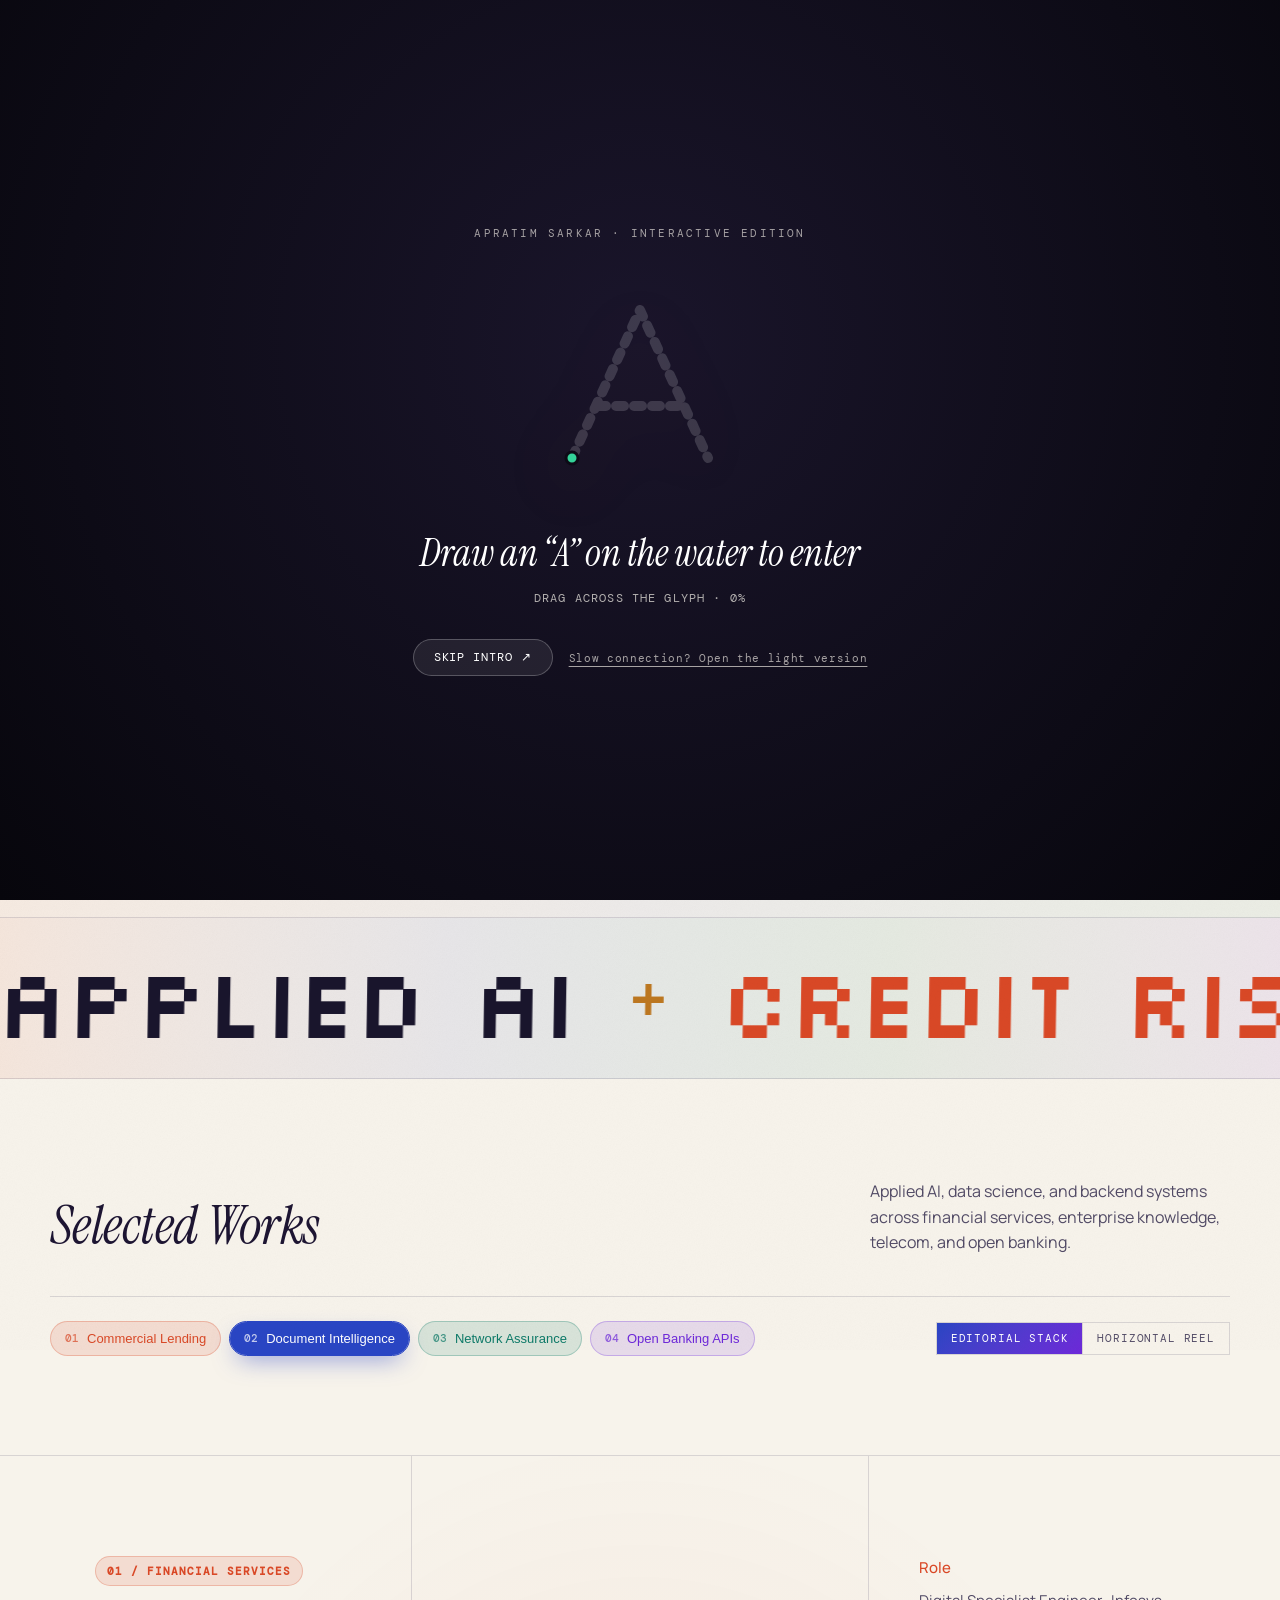
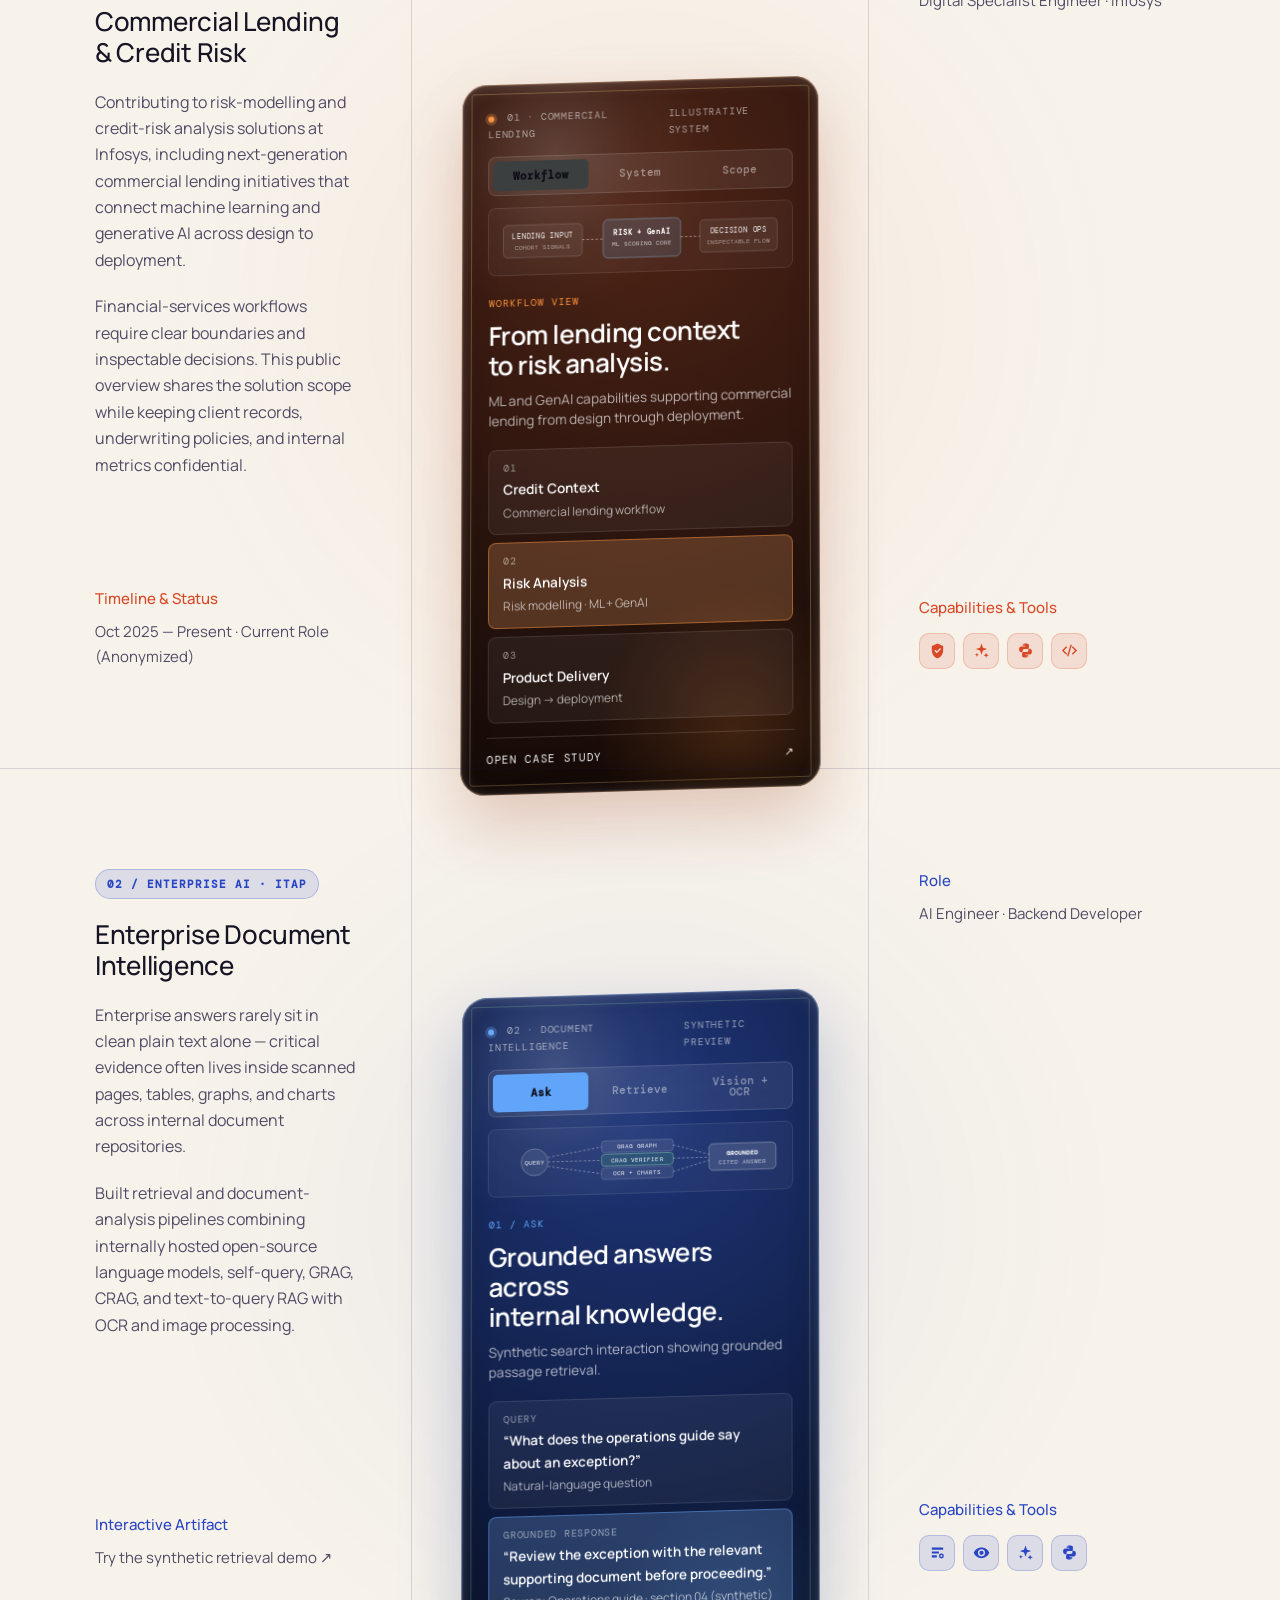
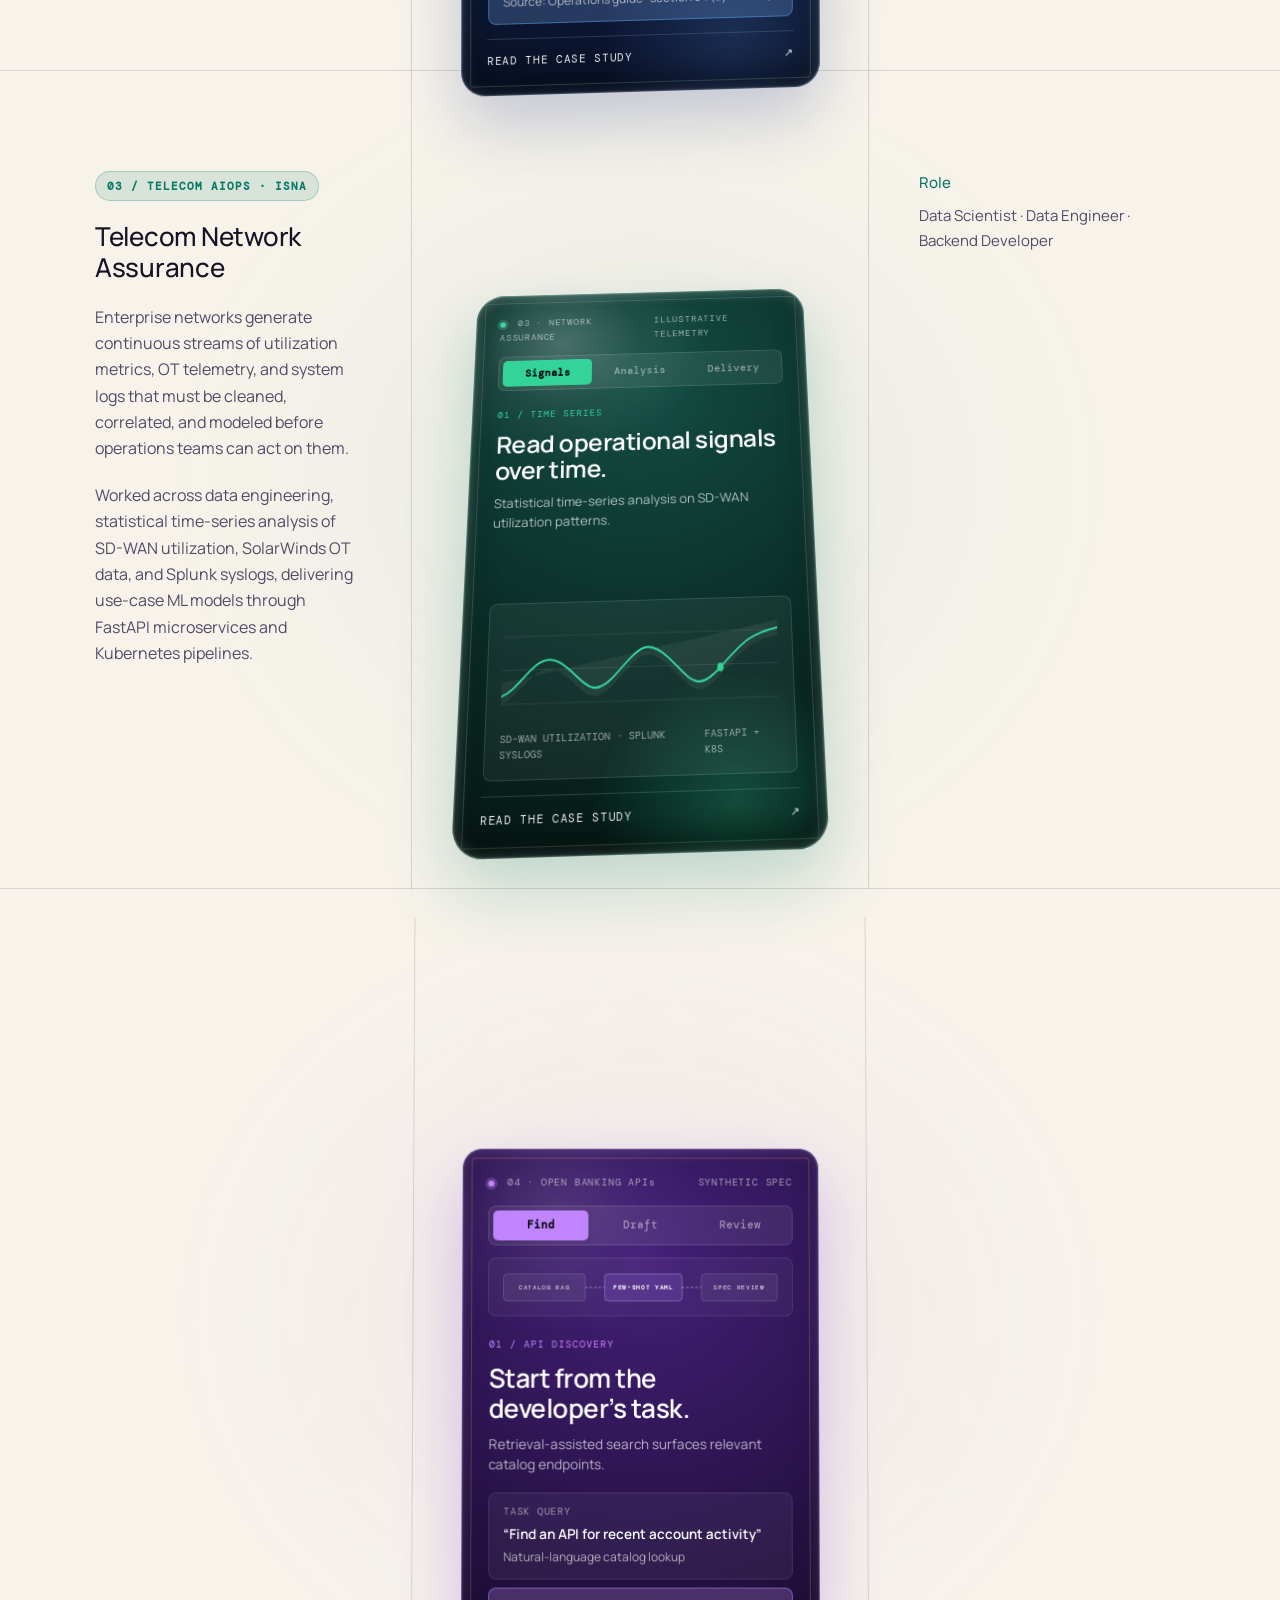
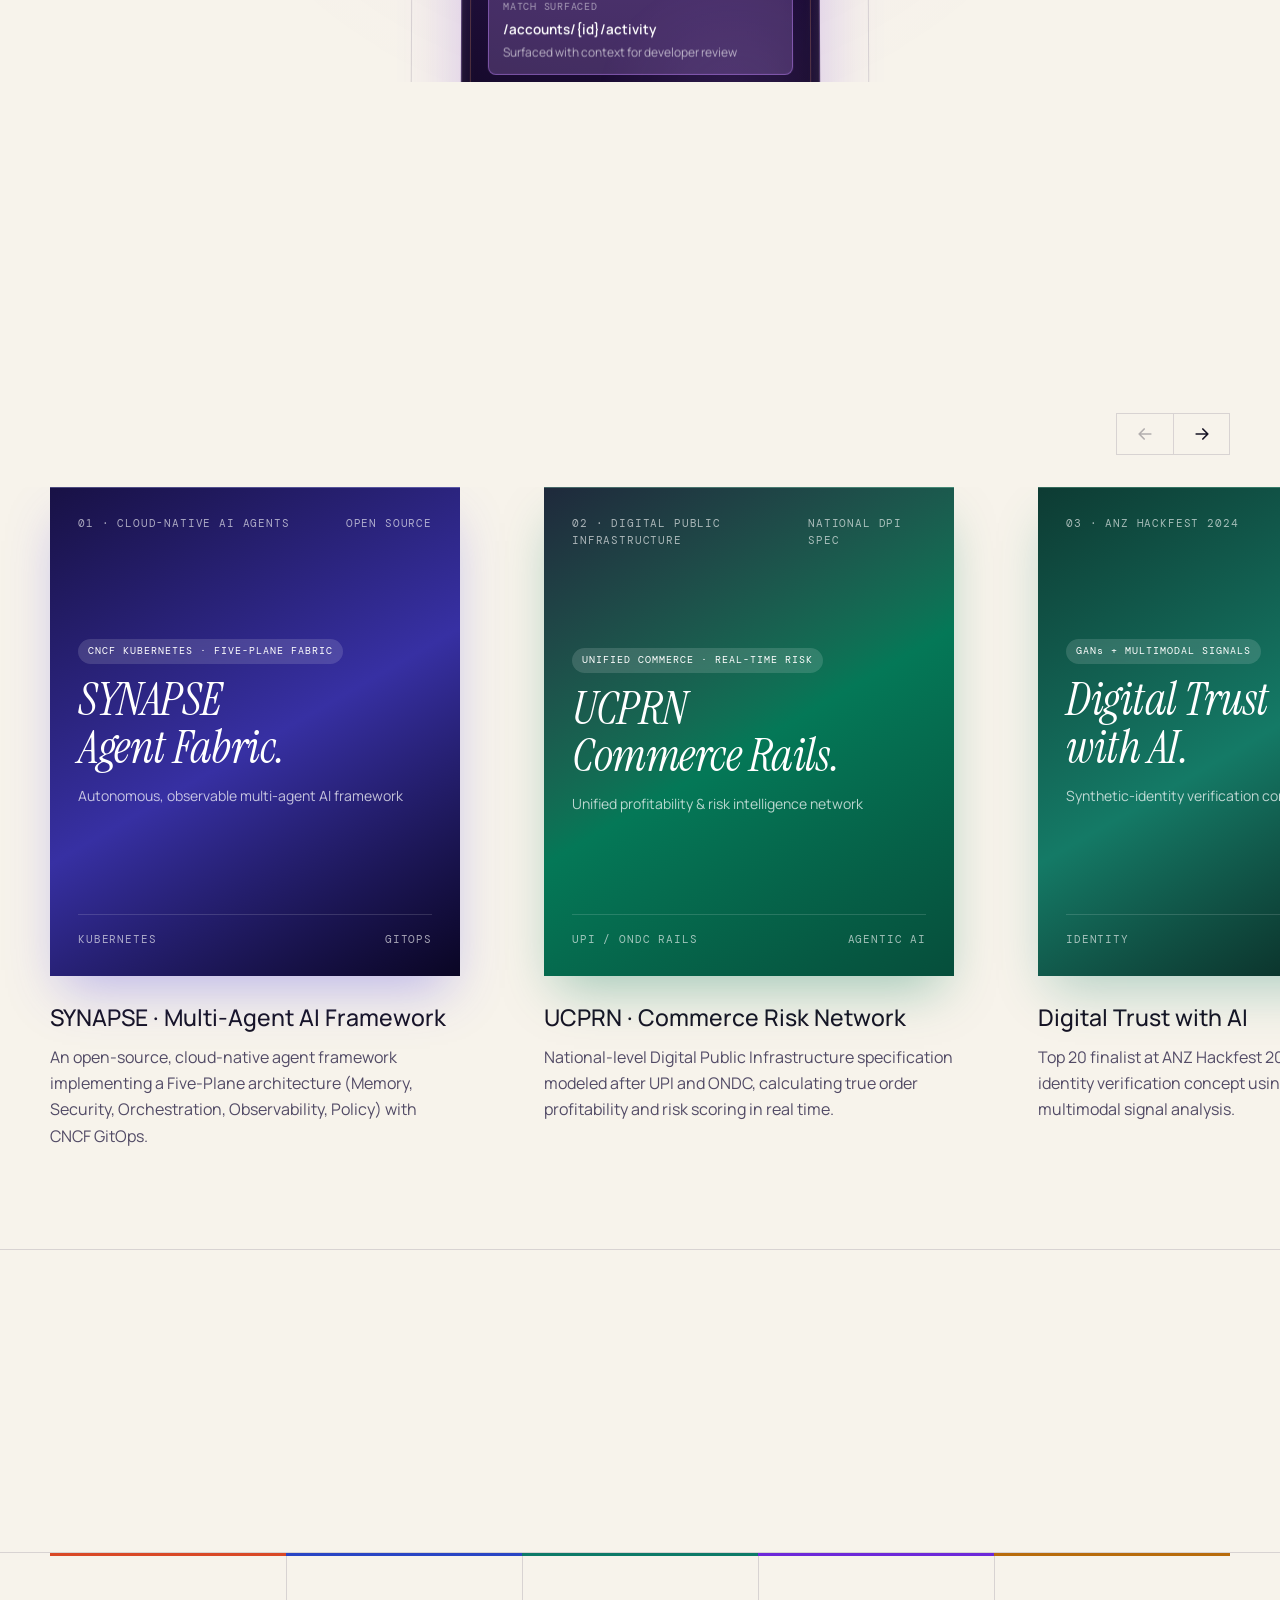
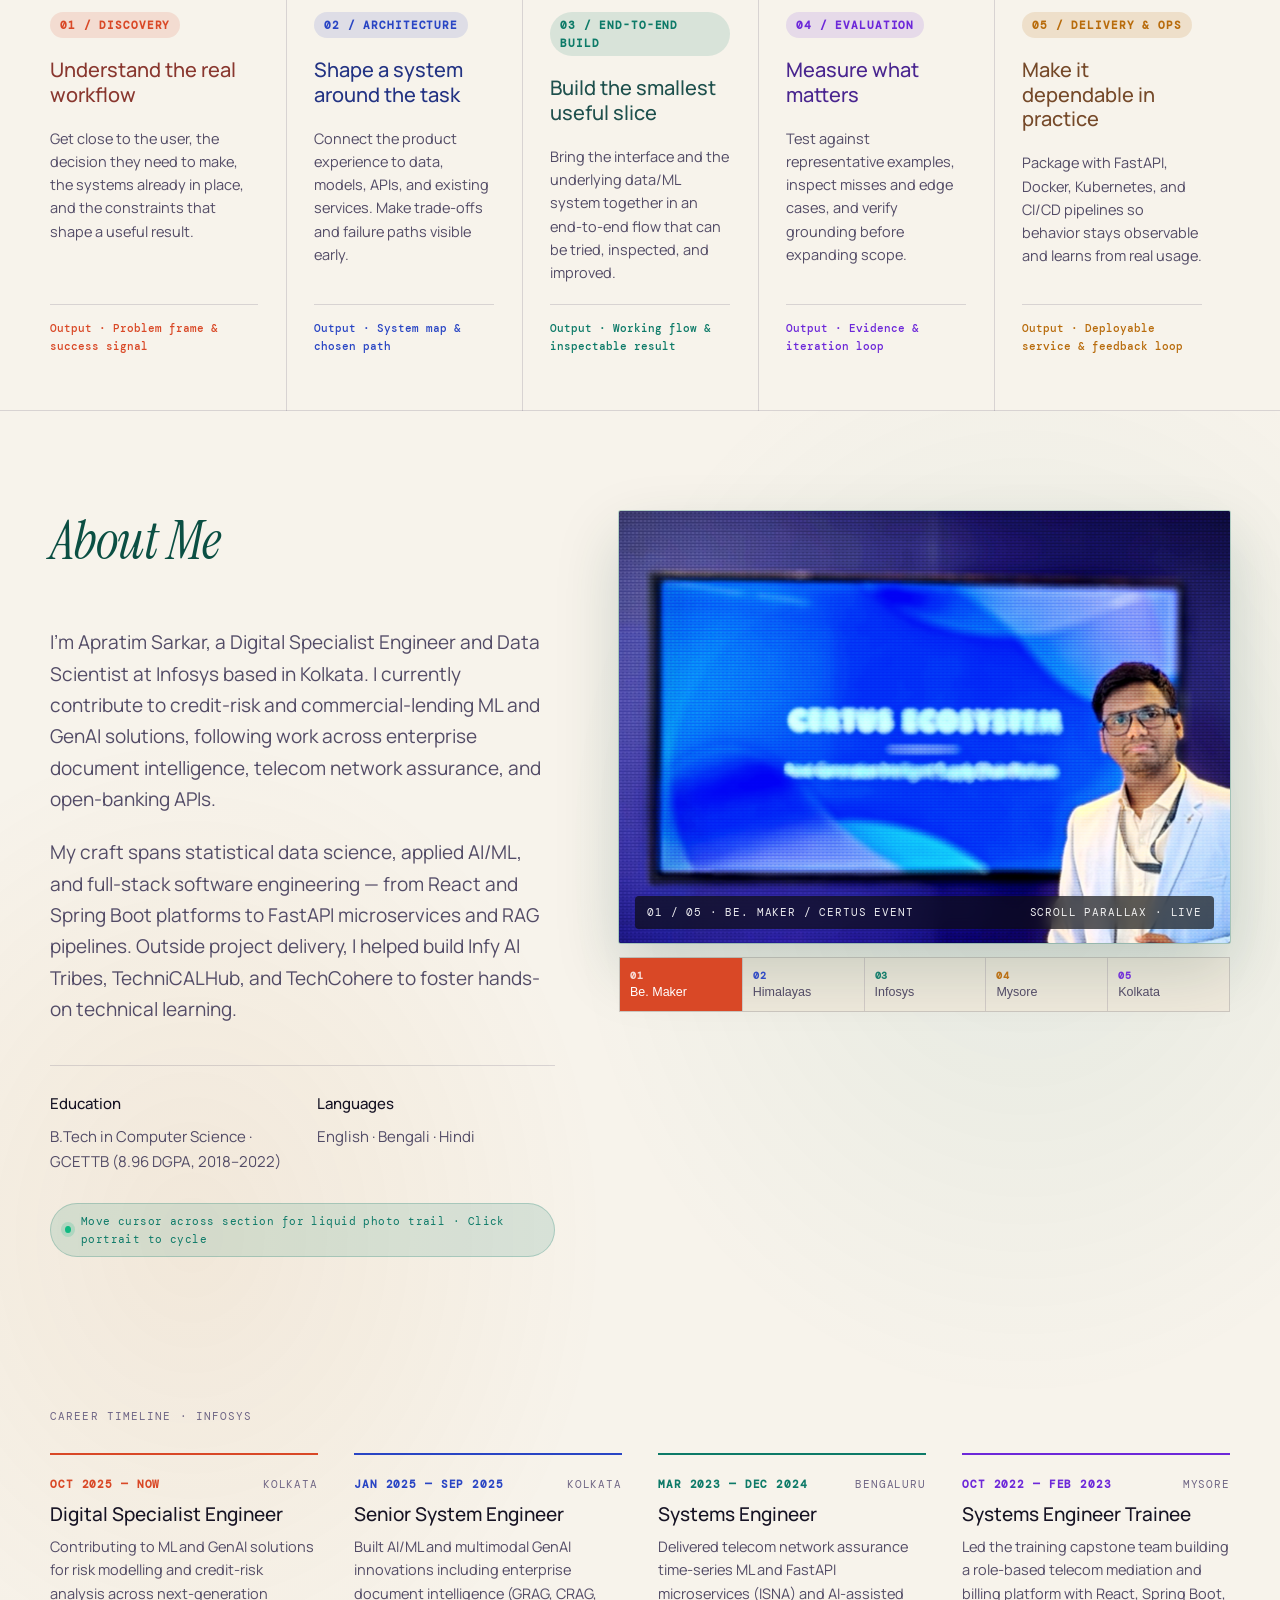
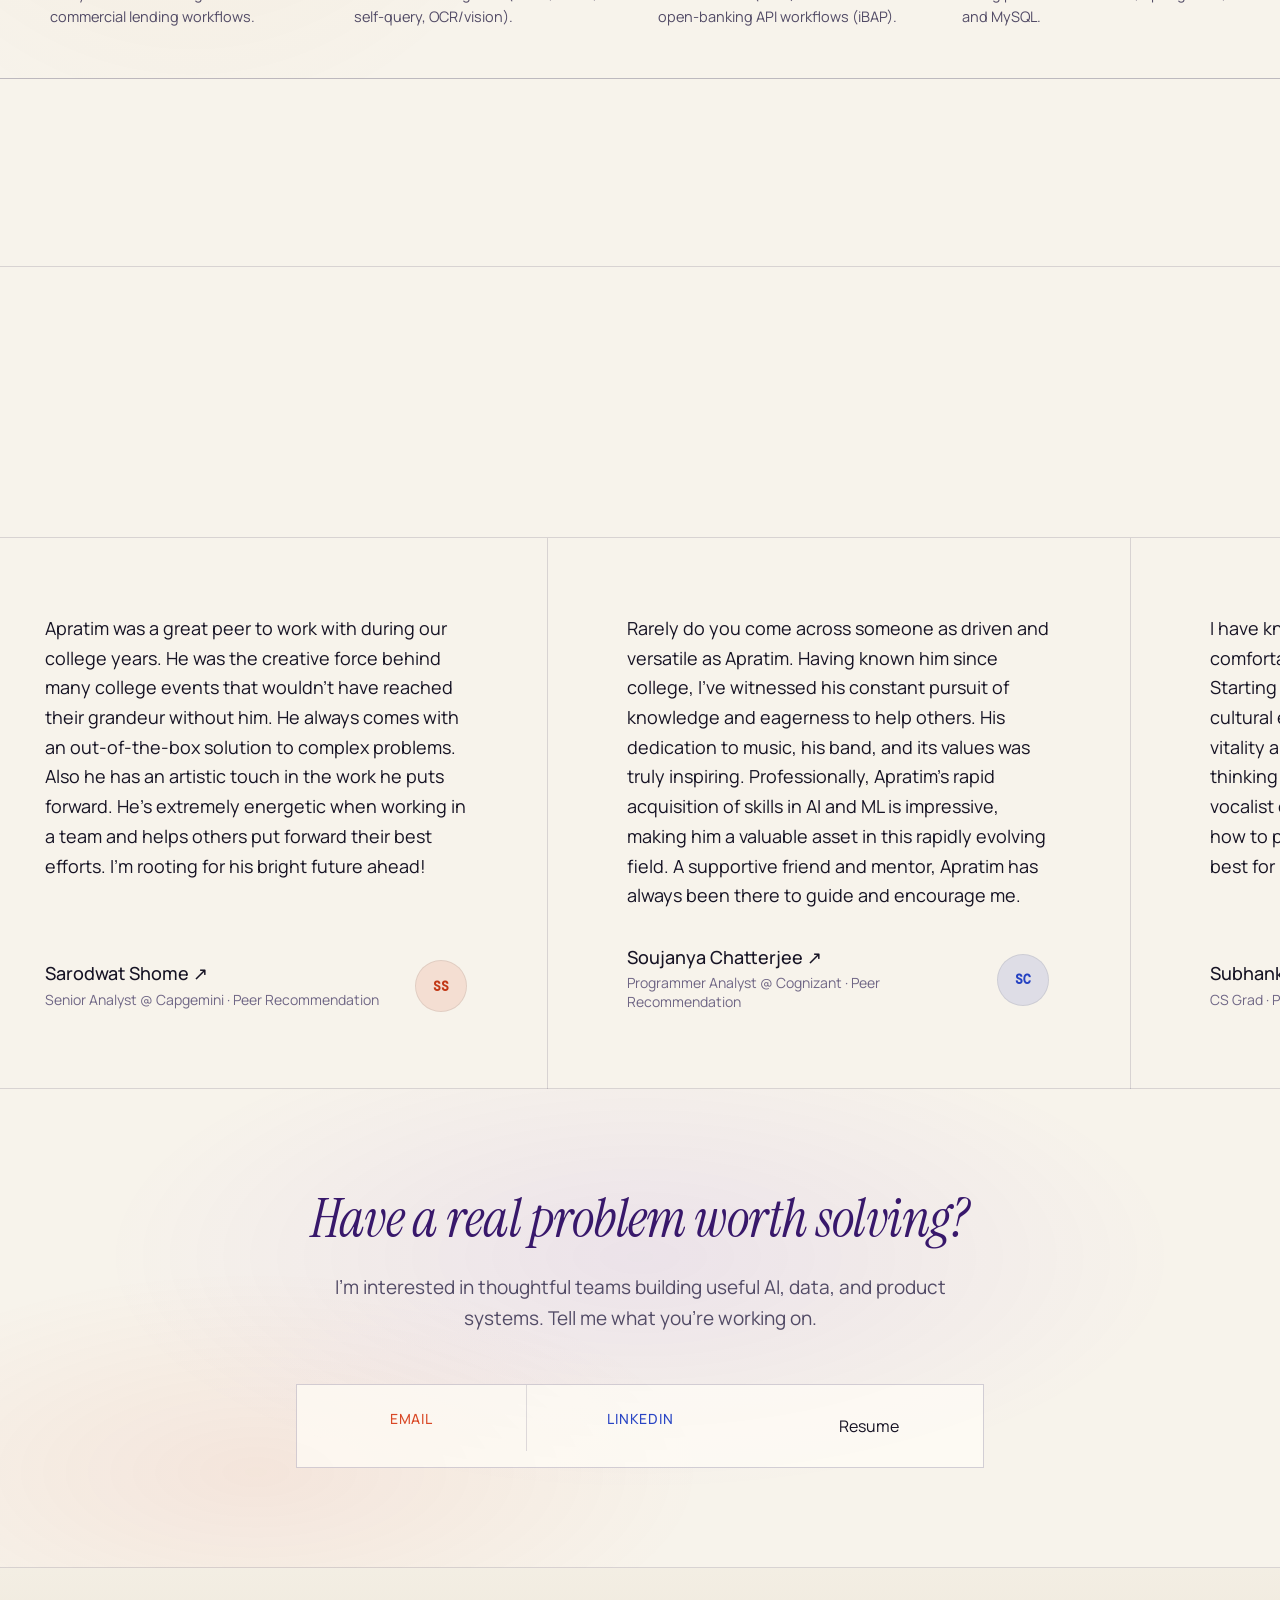
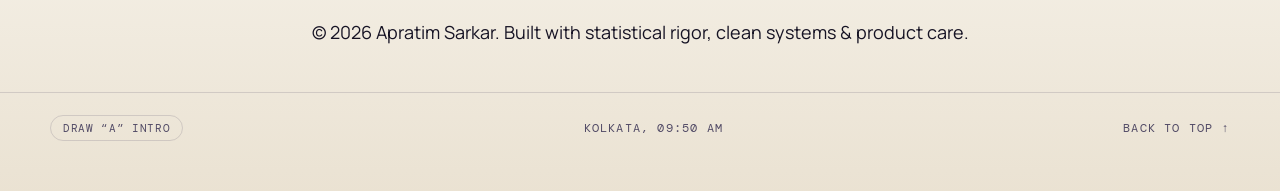
<file: index.html>
<!doctype html>
<html lang="en" class="js">
  <head>
    <meta charset="utf-8">
    <meta name="viewport" content="width=device-width, initial-scale=1">
    <meta name="theme-color" content="#ffffff">
    <link rel="icon" href="data:image/svg+xml,%3Csvg xmlns='http://www.w3.org/2000/svg' viewBox='0 0 64 64'%3E%3Crect width='64' height='64' rx='14' fill='%23000000'/%3E%3Ctext x='50%25' y='54%25' dominant-baseline='middle' text-anchor='middle' font-family='monospace' font-weight='700' font-size='34' fill='white'%3EAS%3C/text%3E%3C/svg%3E">
    <meta
      name="description"
      content="Apratim Sarkar is a Product-Minded Engineer and Data Scientist at Infosys, building applied AI, credit-risk, and data systems across financial services, telecom, and enterprise workflows."
    >
    <meta property="og:type" content="website">
    <meta property="og:title" content="Apratim Sarkar — Product-Minded Engineer &amp; Data Scientist">
    <meta property="og:description" content="Applied AI, credit-risk modelling, data science, and software delivery across finance, telecom, and enterprise workflows.">
    <title>Apratim Sarkar — Product-Minded Engineer &amp; Data Scientist</title>
    <link rel="preconnect" href="https://fonts.googleapis.com">
    <link rel="preconnect" href="https://fonts.gstatic.com" crossorigin>
    <link
      href="https://fonts.googleapis.com/css2?family=DM+Mono:wght@400;500&amp;family=Instrument+Serif:ital@0;1&amp;family=Manrope:wght@400;500;600;700&amp;family=Silkscreen:wght@400;700&amp;display=swap"
      rel="stylesheet"
    >
    <link rel="stylesheet" href="styles.css?v=jrp-editorial-2026-10-28h">
    <script src="script.js?v=jrp-editorial-2026-10-28h" defer></script>
  </head>
  <body class="jrp-landing">
    <a class="skip-link" href="#main">Skip to content</a>

    <!-- Shared SVG symbols & liquid displacement filters -->
    <svg class="jrp-svg-defs" width="0" height="0" aria-hidden="true">
      <defs>
        <filter id="jrp-goo">
          <feGaussianBlur in="SourceGraphic" stdDeviation="5" result="blur" />
          <feColorMatrix in="blur" mode="matrix" values="1 0 0 0 0  0 1 0 0 0  0 0 1 0 0  0 0 0 20 -9" result="goo" />
          <feComposite in="SourceGraphic" in2="goo" operator="atop" />
        </filter>
        <filter id="sound-goo" x="-30%" y="-30%" width="160%" height="180%" color-interpolation-filters="sRGB">
          <feGaussianBlur in="SourceGraphic" stdDeviation="6" result="blur" />
          <feColorMatrix in="blur" mode="matrix" values="1 0 0 0 0  0 1 0 0 0  0 0 1 0 0  0 0 0 22 -10" result="goo" />
          <feComposite in="SourceGraphic" in2="goo" operator="atop" />
        </filter>
        <filter id="liquid-melt" x="-15%" y="-30%" width="130%" height="160%">
          <feTurbulence id="liquid-melt-turb" type="fractalNoise" baseFrequency="0.015 0.04" numOctaves="2" seed="7" result="noise" />
          <feDisplacementMap id="liquid-melt-disp" in="SourceGraphic" in2="noise" scale="0" xChannelSelector="R" yChannelSelector="G" />
        </filter>
        <filter id="trail-liquid-0" x="-20%" y="-20%" width="140%" height="140%">
          <feTurbulence type="fractalNoise" baseFrequency="0.018 0.024" numOctaves="2" seed="2" result="n" />
          <feDisplacementMap in="SourceGraphic" in2="n" scale="0" xChannelSelector="R" yChannelSelector="G" />
        </filter>
        <filter id="trail-liquid-1" x="-20%" y="-20%" width="140%" height="140%">
          <feTurbulence type="fractalNoise" baseFrequency="0.018 0.024" numOctaves="2" seed="5" result="n" />
          <feDisplacementMap in="SourceGraphic" in2="n" scale="0" xChannelSelector="R" yChannelSelector="G" />
        </filter>
        <filter id="trail-liquid-2" x="-20%" y="-20%" width="140%" height="140%">
          <feTurbulence type="fractalNoise" baseFrequency="0.018 0.024" numOctaves="2" seed="9" result="n" />
          <feDisplacementMap in="SourceGraphic" in2="n" scale="0" xChannelSelector="R" yChannelSelector="G" />
        </filter>
        <filter id="trail-liquid-3" x="-20%" y="-20%" width="140%" height="140%">
          <feTurbulence type="fractalNoise" baseFrequency="0.018 0.024" numOctaves="2" seed="14" result="n" />
          <feDisplacementMap in="SourceGraphic" in2="n" scale="0" xChannelSelector="R" yChannelSelector="G" />
        </filter>
        <filter id="trail-liquid-4" x="-20%" y="-20%" width="140%" height="140%">
          <feTurbulence type="fractalNoise" baseFrequency="0.018 0.024" numOctaves="2" seed="19" result="n" />
          <feDisplacementMap in="SourceGraphic" in2="n" scale="0" xChannelSelector="R" yChannelSelector="G" />
        </filter>
        <filter id="trail-liquid-5" x="-20%" y="-20%" width="140%" height="140%">
          <feTurbulence type="fractalNoise" baseFrequency="0.018 0.024" numOctaves="2" seed="23" result="n" />
          <feDisplacementMap in="SourceGraphic" in2="n" scale="0" xChannelSelector="R" yChannelSelector="G" />
        </filter>
        <filter id="liquid-tip-goo" x="-30%" y="-30%" width="160%" height="180%" color-interpolation-filters="sRGB">
          <feGaussianBlur in="SourceGraphic" stdDeviation="4" result="blur" />
          <feColorMatrix in="blur" mode="matrix" values="1 0 0 0 0  0 1 0 0 0  0 0 1 0 0  0 0 0 22 -10" result="goo" />
          <feComposite in="SourceGraphic" in2="goo" operator="atop" />
        </filter>
        <filter id="work-liquid-0" x="-12%" y="-12%" width="124%" height="124%">
          <feTurbulence type="fractalNoise" baseFrequency="0.014 0.02" numOctaves="2" seed="11" result="n" />
          <feDisplacementMap in="SourceGraphic" in2="n" scale="0" xChannelSelector="R" yChannelSelector="G" />
        </filter>
        <filter id="work-liquid-1" x="-12%" y="-12%" width="124%" height="124%">
          <feTurbulence type="fractalNoise" baseFrequency="0.014 0.02" numOctaves="2" seed="17" result="n" />
          <feDisplacementMap in="SourceGraphic" in2="n" scale="0" xChannelSelector="R" yChannelSelector="G" />
        </filter>
        <filter id="work-liquid-2" x="-12%" y="-12%" width="124%" height="124%">
          <feTurbulence type="fractalNoise" baseFrequency="0.014 0.02" numOctaves="2" seed="29" result="n" />
          <feDisplacementMap in="SourceGraphic" in2="n" scale="0" xChannelSelector="R" yChannelSelector="G" />
        </filter>
        <filter id="work-liquid-3" x="-12%" y="-12%" width="124%" height="124%">
          <feTurbulence type="fractalNoise" baseFrequency="0.014 0.02" numOctaves="2" seed="37" result="n" />
          <feDisplacementMap in="SourceGraphic" in2="n" scale="0" xChannelSelector="R" yChannelSelector="G" />
        </filter>
        <symbol id="icon-python" viewBox="0 0 24 24">
          <path d="M12 2c-4.2 0-3.9 1.8-3.9 1.8v2h4v.7H6.5S3 6.1 3 10.4s3.1 4.1 3.1 4.1h1.8v-2.1s-.1-2.5 2.4-2.5h4.2s2.3 0 2.3-2.2V4.1S17.2 2 12 2zm-2.2 1.3a.8.8 0 1 1 0 1.6.8.8 0 0 1 0-1.6zM12 22c4.2 0 3.9-1.8 3.9-1.8v-2h-4v-.7h5.6s3.5.4 3.5-3.9-3.1-4.1-3.1-4.1h-1.8v2.1s.1 2.5-2.4 2.5H9.5s-2.3 0-2.3 2.2v3.6S6.8 22 12 22zm2.2-1.3a.8.8 0 1 1 0-1.6.8.8 0 0 1 0 1.6z"/>
        </symbol>
        <symbol id="icon-ai" viewBox="0 0 24 24">
          <path d="M12 2l2.1 6.1L20 10l-5.9 1.9L12 18l-2.1-6.1L4 10l5.9-1.9L12 2zm6.5 13l1 2.8 2.8 1-2.8 1-1 2.8-1-2.8-2.8-1 2.8-1 1-2.8zM5.5 15l.8 2.2 2.2.8-2.2.8-.8 2.2-.8-2.2-2.2-.8 2.2-.8.8-2.2z"/>
        </symbol>
        <symbol id="icon-rag" viewBox="0 0 24 24">
          <path d="M4 5h16v3H4V5zm0 5.5h10v3H4v-3zM4 16h7v3H4v-3zm13.5-2.5a3.5 3.5 0 1 0 0 7 3.5 3.5 0 0 0 0-7zm0 2a1.5 1.5 0 1 1 0 3 1.5 1.5 0 0 1 0-3z"/>
        </symbol>
        <symbol id="icon-risk" viewBox="0 0 24 24">
          <path d="M12 2L4 5.6v6c0 5.3 3.4 10.2 8 11.4 4.6-1.2 8-6.1 8-11.4v-6L12 2zm-1 14l-3.5-3.5 1.4-1.4 2.1 2.1 4.6-4.6 1.4 1.4L11 16z"/>
        </symbol>
        <symbol id="icon-api" viewBox="0 0 24 24">
          <path d="M8.7 16.6L4.1 12l4.6-4.6L7.3 6l-6 6 6 6 1.4-1.4zm6.6 0l4.6-4.6-4.6-4.6L16.7 6l6 6-6 6-1.4-1.4zM13.4 4l-4.8 16h2l4.8-16h-2z"/>
        </symbol>
        <symbol id="icon-data" viewBox="0 0 24 24">
          <path d="M3 17h2v4H3v-4zm4-5h2v9H7v-9zm4-4h2v13h-2V8zm4 3h2v10h-2V11zm4-7h2v17h-2V4z"/>
        </symbol>
        <symbol id="icon-cloud" viewBox="0 0 24 24">
          <path d="M12 2L3 7v10l9 5 9-5V7l-9-5zm0 2.3l6.8 3.8L12 11.9 5.2 8.1 12 4.3zM5 9.8l6 3.4v6.5l-6-3.3V9.8zm8 9.9v-6.5l6-3.4v6.6l-6 3.3z"/>
        </symbol>
        <symbol id="icon-vision" viewBox="0 0 24 24">
          <path d="M12 5c-5 0-9.3 3.1-11 7.5C2.7 16.9 7 20 12 20s9.3-3.1 11-7.5C21.3 8.1 17 5 12 5zm0 12.5a5 5 0 1 1 0-10 5 5 0 0 1 0 10zm0-8a3 3 0 1 0 0 6 3 3 0 0 0 0-6z"/>
        </symbol>
      </defs>
    </svg>

    <!-- Subtle monochrome film grain -->
    <div class="grain" aria-hidden="true"></div>

    <!-- Right-edge reading progress indicator (purely decorative, aria-hidden="true") -->
    <div class="jrp-progress" aria-hidden="true">
      <span class="jrp-progress__value" data-reading-pct>0%</span>
      <span class="jrp-progress__line">
        <span class="jrp-progress__fill" data-reading-fill></span>
      </span>
    </div>

    <!-- Gooey floating cursor pill & anchored liquid tool-chip drip tooltip -->
    <div class="jrp-cursor-pill" data-cursor-pill-el aria-hidden="true">
      <span class="jrp-cursor-pill__goo">
        <i class="jrp-cursor-pill__drop" data-cursor-pill-drop></i>
        <i class="jrp-cursor-pill__burst" data-cursor-pill-burst></i>
        <i class="jrp-cursor-pill__body" data-cursor-pill-body></i>
      </span>
      <span class="jrp-cursor-pill__label" data-cursor-pill-label>View case study</span>
      <span class="jrp-cursor-pill__note" data-cursor-pill-note></span>
    </div>

    <div class="jrp-liquid-tip" data-liquid-tip aria-hidden="true">
      <span class="jrp-liquid-tip__goo">
        <i class="jrp-liquid-tip__drop" data-liquid-tip-drop></i>
        <i class="jrp-liquid-tip__body" data-liquid-tip-body></i>
      </span>
      <span class="jrp-liquid-tip__text" data-liquid-tip-text>
        <span class="jrp-liquid-tip__name" data-liquid-tip-name></span>
        <span class="jrp-liquid-tip__note" data-liquid-tip-note></span>
      </span>
    </div>

    <!-- Interactive Water-Gesture Intro Gate ("Draw an A to enter" + Skip + ?lite) -->
    <div class="jrp-intro-gate" data-intro-gate hidden aria-hidden="true">
      <canvas class="jrp-intro-gate__canvas" data-intro-canvas></canvas>
      <div class="jrp-intro-gate__hud">
        <p class="jrp-intro-gate__eyebrow">APRATIM SARKAR · INTERACTIVE EDITION</p>
        <div class="jrp-intro-gate__stage">
          <svg class="jrp-intro-gate__guide" viewBox="0 0 240 240" aria-hidden="true">
            <path
              class="jrp-intro-gate__track"
              d="M 52 192 L 120 44 L 188 192 M 78 140 L 162 140"
            />
            <path
              class="jrp-intro-gate__progress"
              data-intro-guide-path
              d="M 52 192 L 120 44 L 188 192 M 78 140 L 162 140"
            />
            <circle class="jrp-intro-gate__start-dot" cx="52" cy="192" r="6" />
          </svg>
          <div class="jrp-intro-gate__prompt">
            <strong data-intro-status>Draw an “A” on the water to enter</strong>
            <span data-intro-pct>Drag across the glyph · 0%</span>
          </div>
        </div>
        <div class="jrp-intro-gate__actions">
          <button type="button" class="jrp-intro-gate__skip" data-intro-skip>
            Skip intro <span aria-hidden="true">↗</span>
          </button>
          <a class="jrp-intro-gate__lite" href="?lite" data-intro-lite>
            Slow connection? Open the light version
          </a>
        </div>
      </div>
    </div>

    <!-- Mobile / Small-Viewport Desktop Experience Banner (jithinrp.com style) -->
    <aside class="jrp-mobile-banner" data-mobile-banner aria-label="Desktop viewing tip">
      <div class="jrp-mobile-banner__inner">
        <p class="jrp-mobile-banner__copy">
          <strong>Hey Mate,</strong> 3+ years of applied AI &amp; systems work shines brightest with a little more screen space. 🙂 For the full WebGL water &amp; cursor experience, try desktop.
        </p>
        <div class="jrp-mobile-banner__links">
          <a href="https://www.linkedin.com/in/apratim-sarkar-837897135/" target="_blank" rel="noopener">LinkedIn</a>
          <button type="button" data-modal-open="modal-resume">Resume</button>
          <a href="mailto:apratimsarkar13031999@gmail.com">Email</a>
          <button type="button" class="jrp-mobile-banner__dismiss" data-mobile-banner-dismiss aria-label="Dismiss notice">Got it ✕</button>
        </div>
      </div>
    </aside>

    <!-- ===== Fixed Navbar ===== -->
    <header class="site-header jrp-navbar" data-navbar>
      <div class="jrp-nav">
        <a class="wordmark jrp-brand" href="#top" aria-label="Apratim Sarkar, home">
          <svg class="jrp-signature" viewBox="0 0 210 52" aria-hidden="true">
            <path
              class="jrp-signature__path"
              d="M14 40 C22 12, 34 8, 38 26 C40 35, 39 40, 42 40 M20 29 C30 27, 42 25, 49 27 M52 25 C52 34, 51 45, 51 47 M52 28 C56 21, 65 22, 65 29 C65 36, 56 38, 52 36 M72 25 C72 31, 72 37, 72 39 M72 29 C75 23, 81 22, 85 24 M98 25 C91 24, 87 30, 88 36 C89 40, 95 39, 99 33 C100 37, 102 39, 106 38 M114 14 C113 24, 113 34, 115 39 M108 24 L121 24 M128 25 L128 39 M128 17 L129 18 M137 39 L138 25 C141 22, 146 23, 148 28 L148 39 M148 28 C152 22, 158 22, 160 28 L161 39 M173 36 C175 36, 176 37, 175 38"
            />
          </svg>
          <span class="sr-only">Apratim Sarkar</span>
        </a>

        <nav class="main-nav jrp-nav__links" aria-label="Main navigation">
          <a class="jrp-navbar__link" href="#about">About Me</a>
          <a class="jrp-navbar__link" href="#contact">Contact</a>
          <a class="jrp-navbar__link" href="#work">Works</a>
          <a class="jrp-navbar__link" href="#more-work">Projects</a>
          <button type="button" class="jrp-navbar__link jrp-navbar__action" data-modal-open="modal-resume" data-cursor-pill="Open Resume">Resume</button>
          <details class="mobile-nav-more">
            <summary>Menu <span aria-hidden="true">+</span></summary>
            <div class="mobile-nav-panel">
              <a href="#work">Selected Works</a>
              <a href="#more-work">More Projects</a>
              <a href="#approach">Approach</a>
              <a href="#journey">Journey</a>
              <a href="#about">About Me</a>
              <button type="button" class="mobile-nav-btn" data-modal-open="modal-resume">Resume</button>
              <a href="#contact">Contact</a>
            </div>
          </details>
        </nav>

        <button
          class="motion-toggle jrp-sound-toggle"
          type="button"
          data-sound-toggle
          data-motion-toggle
          aria-pressed="true"
          aria-label="Mute sound"
          title="Toggle interactive sound (M)"
        >
          <svg class="jrp-sound-toggle__wave" viewBox="0 0 24 24" aria-hidden="true">
            <line class="jrp-sound-toggle__flat" x1="4" y1="12" x2="20" y2="12" />
            <g class="jrp-sound-toggle__amp">
              <path class="jrp-sound-toggle__path" d="M-12 12 q3 -7 6 0 t6 0 t6 0 t6 0 t6 0 t6 0 t6 0 t6 0" />
            </g>
          </svg>
          <span class="jrp-sound-toggle__label" data-motion-label data-sound-label>Sound on</span>
          <span class="jrp-sound-tip" data-sound-tip aria-hidden="true">
            <span class="jrp-sound-tip__goo">
              <span class="jrp-sound-tip__stem"></span>
              <span class="jrp-sound-tip__pill"></span>
            </span>
            <span class="jrp-sound-tip__text" data-sound-tip-text>Click anywhere for sound</span>
          </span>
        </button>
      </div>
    </header>
    <div class="jrp-navbar-spacer" aria-hidden="true"></div>

    <main id="main">
      <!-- ===== Hero ===== -->
      <section class="hero jrp-hero band" id="top" aria-labelledby="hero-title">
        <div class="jrp-container">
          <h1 class="jrp-hero__lede" id="hero-title" data-reveal>
            I build applied AI, risk-modelling, and data systems — turning complex financial, enterprise, and telecom workflows into dependable products.
          </h1>

          <ul class="jrp-hero__meta" aria-label="At a glance" data-reveal>
            <li>Digital Specialist Engineer</li>
            <li class="jrp-hero__plus" aria-hidden="true">+</li>
            <li>Data Scientist @ Infosys</li>
            <li class="jrp-hero__plus" aria-hidden="true">+</li>
            <li>3+ Years</li>
            <li class="jrp-hero__plus" aria-hidden="true">+</li>
            <li>Kolkata, IN</li>
          </ul>

          <div class="jrp-hero__name-row">
            <p class="jrp-hero__name" aria-label="Apratim Sarkar" data-pixel-title>Apratim Sarkar</p>
            <a
              class="jrp-hero__linkedin"
              href="https://www.linkedin.com/in/apratim-sarkar-837897135/"
              target="_blank"
              rel="noopener"
              aria-label="Apratim Sarkar on LinkedIn"
              data-cursor-pill="LinkedIn ↗"
            >
              <svg viewBox="0 0 45 45" width="44" height="44" aria-hidden="true">
                <rect x="1" y="1" width="43" height="43" rx="8" fill="none" stroke="currentColor" stroke-width="2"/>
                <path fill="currentColor" d="M13.4 18.6h3.8v12.2h-3.8V18.6zm1.9-6a2.2 2.2 0 1 1 0 4.4 2.2 2.2 0 0 1 0-4.4zM19.6 18.6h3.6v1.7h.1c.5-1 1.8-2 3.7-2 3.9 0 4.6 2.6 4.6 5.9v6.6h-3.8v-5.9c0-1.4 0-3.2-2-3.2s-2.3 1.5-2.3 3.1v6h-3.8V18.6z"/>
              </svg>
            </a>
          </div>
        </div>
      </section>

      <!-- ===== 3 Pillars (What I Do) ===== -->
      <section class="jrp-pillars band" id="intro" aria-label="Core capabilities">
        <div class="jrp-pillars__grid jrp-container">
          <article class="jrp-pillar" data-reveal>
            <span class="jrp-pillar__icon" aria-hidden="true">
              <svg viewBox="0 0 24 24"><use href="#icon-risk"/></svg>
            </span>
            <div>
              <h2 class="jrp-pillar__title">Applied AI &amp; Risk Modelling</h2>
              <p class="jrp-pillar__body">I connect machine learning, credit-risk analysis, and grounded GenAI to high-stakes commercial lending and enterprise workflows.</p>
            </div>
          </article>

          <article class="jrp-pillar" data-reveal>
            <span class="jrp-pillar__icon" aria-hidden="true">
              <svg viewBox="0 0 24 24"><use href="#icon-data"/></svg>
            </span>
            <div>
              <h2 class="jrp-pillar__title">Data &amp; Multimodal Retrieval</h2>
              <p class="jrp-pillar__body">I turn time-series telemetry, syslogs, scanned pages, and charts into structured features, statistical signals, and inspectable RAG pipelines.</p>
            </div>
          </article>

          <article class="jrp-pillar" data-reveal>
            <span class="jrp-pillar__icon" aria-hidden="true">
              <svg viewBox="0 0 24 24"><use href="#icon-api"/></svg>
            </span>
            <div>
              <h2 class="jrp-pillar__title">End-to-End Product Systems</h2>
              <p class="jrp-pillar__body">I carry solutions from problem discovery and architecture through FastAPI microservices, React/Spring Boot apps, and Kubernetes delivery.</p>
            </div>
          </article>
        </div>
      </section>

      <!-- ===== Scroll-Velocity Kinetic Marquee ===== -->
      <div class="jrp-marquee band" aria-hidden="true" data-marquee>
        <div class="jrp-marquee__track">
          <div class="jrp-marquee__group">
            <span>Applied AI</span><span class="jrp-marquee__plus">+</span>
            <span>Credit Risk</span><span class="jrp-marquee__plus">+</span>
            <span>Document RAG</span><span class="jrp-marquee__plus">+</span>
            <span>Time Series</span><span class="jrp-marquee__plus">+</span>
            <span>FastAPI</span><span class="jrp-marquee__plus">+</span>
            <span>Product Architecture</span><span class="jrp-marquee__plus">+</span>
          </div>
        </div>
      </div>

      <!-- ===== Selected Works (3-Column Triptych Rows + Horizontal Reel Mode + Liquid Touchdown) ===== -->
      <section class="work-section jrp-works" id="work" aria-labelledby="work-title" data-works-section>
        <div class="jrp-section-head band">
          <div class="jrp-container jrp-section-head__row">
            <h2 id="work-title" class="jrp-display" data-reveal>Selected Works</h2>
            <p class="jrp-section-sub" data-reveal>
              Applied AI, data science, and backend systems across financial services, enterprise knowledge, telecom, and open banking.
            </p>
          </div>
          <div class="jrp-container jrp-works__bar" data-reveal>
            <nav class="jrp-works__chapters" aria-label="Selected works index">
              <button type="button" class="jrp-works__chapter is-active" data-work-jump="0" data-work-target="project-credit">
                <span class="jrp-works__chapter-num">01</span>
                <span class="jrp-works__chapter-name">Commercial Lending</span>
              </button>
              <button type="button" class="jrp-works__chapter" data-work-jump="1" data-work-target="project-documents">
                <span class="jrp-works__chapter-num">02</span>
                <span class="jrp-works__chapter-name">Document Intelligence</span>
              </button>
              <button type="button" class="jrp-works__chapter" data-work-jump="2" data-work-target="project-network">
                <span class="jrp-works__chapter-num">03</span>
                <span class="jrp-works__chapter-name">Network Assurance</span>
              </button>
              <button type="button" class="jrp-works__chapter" data-work-jump="3" data-work-target="project-banking">
                <span class="jrp-works__chapter-num">04</span>
                <span class="jrp-works__chapter-name">Open Banking APIs</span>
              </button>
            </nav>

            <div class="jrp-works__mode-controls">
              <div class="jrp-works__modes" role="group" aria-label="Selected works layout mode">
                <button type="button" class="jrp-works__mode-btn is-active" data-works-mode="stack" aria-pressed="true">
                  Editorial Stack
                </button>
                <button type="button" class="jrp-works__mode-btn" data-works-mode="reel" aria-pressed="false">
                  Horizontal Reel
                </button>
              </div>
              <div class="jrp-arrows jrp-works__reel-arrows" data-works-reel-arrows hidden role="group" aria-label="Slide selected works">
                <button class="jrp-arrow jrp-arrow--prev" type="button" data-works-prev aria-label="Previous case study">
                  <svg viewBox="0 0 24 24" aria-hidden="true"><path d="M15 6l-6 6 6 6"/></svg>
                </button>
                <button class="jrp-arrow" type="button" data-works-next aria-label="Next case study">
                  <svg viewBox="0 0 24 24" aria-hidden="true"><path d="M9 6l6 6-6 6"/></svg>
                </button>
              </div>
            </div>
          </div>
        </div>

        <div class="jrp-works__viewport" data-works-viewport>
          <div class="jrp-works__track" data-works-track>
        <!-- 01: Commercial Lending & Credit Risk -->
        <article class="project-card jrp-work band" id="project-credit" data-href="work/commercial-lending-risk.html" data-cursor-pill="Hold or click to open" data-work-word="CREDIT-RISK MODELLING">
          <div class="jrp-work__grid jrp-container">
            <div class="jrp-work__col">
              <div class="jrp-work__intro" data-reveal>
                <span class="jrp-work__index">01 / FINANCIAL SERVICES</span>
                <h3 class="jrp-work__title">
                  <a href="work/commercial-lending-risk.html">Commercial Lending &amp; Credit Risk</a>
                </h3>
                <p class="jrp-muted">
                  Contributing to risk-modelling and credit-risk analysis solutions at Infosys, including next-generation commercial lending initiatives that connect machine learning and generative AI across design to deployment.
                </p>
                <p class="jrp-muted">
                  Financial-services workflows require clear boundaries and inspectable decisions. This public overview shares the solution scope while keeping client records, underwriting policies, and internal metrics confidential.
                </p>
              </div>
              <dl class="jrp-fact" data-reveal>
                <dt>Timeline &amp; Status</dt>
                <dd>Oct 2025 — Present · Current Role (Anonymized)</dd>
              </dl>
            </div>

            <div class="jrp-work__mid">
              <div class="jrp-work__pond" aria-hidden="true"><span></span><span></span><span></span></div>
              <div class="project-visual project-viewer jrp-monolith visual-risk" data-viewer data-story-media data-liquid-filter="work-liquid-0" aria-label="Commercial lending interactive preview">
                <div class="jrp-monolith__rings" aria-hidden="true"><span></span><span></span></div>
                <div class="jrp-monolith__sheen" aria-hidden="true"></div>
                <div class="jrp-monolith__meniscus" aria-hidden="true"></div>
                <div class="jrp-monolith__top">
                  <span><i class="jrp-live-dot" aria-hidden="true"></i> 01 · COMMERCIAL LENDING</span>
                  <span>ILLUSTRATIVE SYSTEM</span>
                </div>
                <div class="viewer-tabs jrp-monolith__tabs" role="tablist" aria-label="Commercial lending views">
                  <button class="viewer-tab" type="button" role="tab" id="risk-tab-workflow" aria-controls="risk-view-workflow" aria-selected="true" tabindex="0">Workflow</button>
                  <button class="viewer-tab" type="button" role="tab" id="risk-tab-system" aria-controls="risk-view-system" aria-selected="false" tabindex="-1">System</button>
                  <button class="viewer-tab" type="button" role="tab" id="risk-tab-detail" aria-controls="risk-view-detail" aria-selected="false" tabindex="-1">Scope</button>
                </div>
                <div class="jrp-monolith__viz" aria-hidden="true">
                  <svg viewBox="0 0 380 68" class="jrp-monolith__svg">
                    <rect x="6" y="12" width="106" height="44" rx="6" fill="rgba(255,255,255,0.06)" stroke="rgba(255,255,255,0.2)"/>
                    <text x="59" y="31" text-anchor="middle" fill="#fff" font-family="DM Mono, monospace" font-size="9" letter-spacing="1">LENDING INPUT</text>
                    <text x="59" y="45" text-anchor="middle" fill="rgba(255,255,255,0.58)" font-family="DM Mono, monospace" font-size="8">COHORT SIGNALS</text>
                    <path class="jrp-svg-flow" d="M112 34 H140" stroke="rgba(255,255,255,0.45)" stroke-width="1.5" stroke-dasharray="3 3"/>
                    <rect x="140" y="8" width="104" height="52" rx="7" fill="rgba(99,179,237,0.14)" stroke="rgba(144,205,244,0.5)"/>
                    <text x="192" y="29" text-anchor="middle" fill="#fff" font-family="DM Mono, monospace" font-size="9" font-weight="600" letter-spacing="1">RISK + GenAI</text>
                    <text x="192" y="44" text-anchor="middle" fill="rgba(255,255,255,0.75)" font-family="DM Mono, monospace" font-size="8">ML SCORING CORE</text>
                    <path class="jrp-svg-flow" d="M244 34 H270" stroke="rgba(255,255,255,0.45)" stroke-width="1.5" stroke-dasharray="3 3"/>
                    <rect x="270" y="12" width="104" height="44" rx="6" fill="rgba(255,255,255,0.06)" stroke="rgba(255,255,255,0.2)"/>
                    <text x="322" y="31" text-anchor="middle" fill="#fff" font-family="DM Mono, monospace" font-size="9" letter-spacing="1">DECISION OPS</text>
                    <text x="322" y="45" text-anchor="middle" fill="rgba(255,255,255,0.58)" font-family="DM Mono, monospace" font-size="8">INSPECTABLE FLOW</text>
                  </svg>
                </div>
                <section class="viewer-pane jrp-monolith__pane" role="tabpanel" id="risk-view-workflow" aria-labelledby="risk-tab-workflow" tabindex="0">
                  <div class="jrp-monolith__headline">
                    <span>WORKFLOW VIEW</span>
                    <h4>From lending context<br>to risk analysis.</h4>
                    <p>ML and GenAI capabilities supporting commercial lending from design through deployment.</p>
                  </div>
                  <div class="jrp-monolith__cards">
                    <div class="jrp-monolith__step"><i>01</i><strong>Credit Context</strong><small>Commercial lending workflow</small></div>
                    <div class="jrp-monolith__step is-accent"><i>02</i><strong>Risk Analysis</strong><small>Risk modelling · ML + GenAI</small></div>
                    <div class="jrp-monolith__step"><i>03</i><strong>Product Delivery</strong><small>Design → deployment</small></div>
                  </div>
                </section>
                <section class="viewer-pane jrp-monolith__pane" role="tabpanel" id="risk-view-system" aria-labelledby="risk-tab-system" tabindex="0" hidden>
                  <div class="jrp-monolith__headline">
                    <span>SYSTEM VIEW</span>
                    <h4>Connect domain context<br>to model-backed services.</h4>
                    <p>High-level conceptual path based strictly on public profile scope.</p>
                  </div>
                  <div class="jrp-monolith__cards">
                    <div class="jrp-monolith__step"><i>INPUT</i><strong>Commercial Lending Signals</strong><small>Financial-services domain context</small></div>
                    <div class="jrp-monolith__step is-accent"><i>METHODS</i><strong>Credit Risk · ML · GenAI</strong><small>Analytical &amp; generative capabilities</small></div>
                    <div class="jrp-monolith__step"><i>DELIVERY</i><strong>End-to-End Engineering</strong><small>From solution design to deployment</small></div>
                  </div>
                </section>
                <section class="viewer-pane jrp-monolith__pane" role="tabpanel" id="risk-view-detail" aria-labelledby="risk-tab-detail" tabindex="0" hidden>
                  <div class="jrp-monolith__headline">
                    <span>PUBLIC SCOPE</span>
                    <h4>Useful detail.<br>Respectful boundaries.</h4>
                    <p>Sensitive banking implementation evidence stays out of the public view.</p>
                  </div>
                  <div class="jrp-monolith__cards">
                    <div class="jrp-monolith__step is-accent"><i>SHARED</i><strong>Domain &amp; Solution Areas</strong><small>Commercial lending · credit risk · ML &amp; GenAI</small></div>
                    <div class="jrp-monolith__step"><i>OMITTED</i><strong>Private Decision Evidence</strong><small>No client records, policies, or production screens</small></div>
                  </div>
                </section>
                <a class="jrp-monolith__cta" href="work/commercial-lending-risk.html">Open case study <span aria-hidden="true">↗</span></a>
              </div>
            </div>

            <div class="jrp-work__col">
              <dl class="jrp-fact" data-reveal>
                <dt>Role</dt>
                <dd>Digital Specialist Engineer · Infosys</dd>
              </dl>
              <dl class="jrp-fact" data-reveal>
                <dt>Capabilities &amp; Tools</dt>
                <dd class="jrp-tools">
                  <span class="jrp-tool" role="img" tabindex="0" aria-label="Credit Risk Modelling: Commercial lending &amp; risk analysis" data-cursor-pill="Credit Risk" data-cursor-note="Commercial lending &amp; risk analysis"><svg aria-hidden="true"><use href="#icon-risk"/></svg></span>
                  <span class="jrp-tool" role="img" tabindex="0" aria-label="Generative AI: Applied LLM &amp; ML workflows" data-cursor-pill="GenAI &amp; ML" data-cursor-note="Applied LLM &amp; ML workflows"><svg aria-hidden="true"><use href="#icon-ai"/></svg></span>
                  <span class="jrp-tool" role="img" tabindex="0" aria-label="Python: Statistical modelling &amp; ML services" data-cursor-pill="Python" data-cursor-note="Statistical modelling &amp; ML services"><svg aria-hidden="true"><use href="#icon-python"/></svg></span>
                  <span class="jrp-tool" role="img" tabindex="0" aria-label="Product Delivery: Design to deployment engineering" data-cursor-pill="Architecture" data-cursor-note="Design to deployment engineering"><svg aria-hidden="true"><use href="#icon-api"/></svg></span>
                </dd>
              </dl>
            </div>
          </div>
        </article>

        <!-- 02: Enterprise Document Intelligence -->
        <article class="project-card jrp-work band" id="project-documents" data-href="work/document-intelligence.html" data-cursor-pill="Hold or click to open" data-work-word="MULTIMODAL DOCUMENT RAG">
          <div class="jrp-work__grid jrp-container">
            <div class="jrp-work__col">
              <div class="jrp-work__intro" data-reveal>
                <span class="jrp-work__index">02 / ENTERPRISE AI · ITAP</span>
                <h3 class="jrp-work__title">
                  <a href="work/document-intelligence.html">Enterprise Document Intelligence</a>
                </h3>
                <p class="jrp-muted">
                  Enterprise answers rarely sit in clean plain text alone — critical evidence often lives inside scanned pages, tables, graphs, and charts across internal document repositories.
                </p>
                <p class="jrp-muted">
                  Built retrieval and document-analysis pipelines combining internally hosted open-source language models, self-query, GRAG, CRAG, and text-to-query RAG with OCR and image processing.
                </p>
              </div>
              <dl class="jrp-fact" data-reveal>
                <dt>Interactive Artifact</dt>
                <dd><a class="jrp-inline-link" href="work/document-intelligence.html#prototype">Try the synthetic retrieval demo ↗</a></dd>
              </dl>
            </div>

            <div class="jrp-work__mid">
              <div class="jrp-work__pond" aria-hidden="true"><span></span><span></span><span></span></div>
              <div class="project-visual project-viewer jrp-monolith visual-docs" data-viewer data-story-media data-liquid-filter="work-liquid-1" aria-label="Document intelligence interactive preview">
                <div class="jrp-monolith__rings" aria-hidden="true"><span></span><span></span></div>
                <div class="jrp-monolith__sheen" aria-hidden="true"></div>
                <div class="jrp-monolith__meniscus" aria-hidden="true"></div>
                <div class="jrp-monolith__top">
                  <span><i class="jrp-live-dot" aria-hidden="true"></i> 02 · DOCUMENT INTELLIGENCE</span>
                  <span>SYNTHETIC PREVIEW</span>
                </div>
                <div class="viewer-tabs jrp-monolith__tabs" role="tablist" aria-label="Document intelligence views">
                  <button class="viewer-tab" type="button" role="tab" id="docs-tab-workflow" aria-controls="docs-view-workflow" aria-selected="true" tabindex="0">Ask</button>
                  <button class="viewer-tab" type="button" role="tab" id="docs-tab-system" aria-controls="docs-view-system" aria-selected="false" tabindex="-1">Retrieve</button>
                  <button class="viewer-tab" type="button" role="tab" id="docs-tab-detail" aria-controls="docs-view-detail" aria-selected="false" tabindex="-1">Vision + OCR</button>
                </div>
                <div class="jrp-monolith__viz" aria-hidden="true">
                  <svg viewBox="0 0 380 68" class="jrp-monolith__svg">
                    <circle cx="48" cy="34" r="18" fill="rgba(255,255,255,0.08)" stroke="rgba(255,255,255,0.35)"/>
                    <text x="48" y="37" text-anchor="middle" fill="#fff" font-family="DM Mono, monospace" font-size="8">QUERY</text>
                    <path class="jrp-svg-flow" d="M66 28 L138 16 M66 34 L138 34 M66 40 L138 52" stroke="rgba(255,255,255,0.4)" stroke-width="1.3" stroke-dasharray="3 3"/>
                    <rect x="138" y="8" width="96" height="16" rx="4" fill="rgba(255,255,255,0.08)" stroke="rgba(255,255,255,0.22)"/>
                    <text x="186" y="19" text-anchor="middle" fill="#fff" font-family="DM Mono, monospace" font-size="7.5">GRAG GRAPH</text>
                    <rect x="138" y="26" width="96" height="16" rx="4" fill="rgba(72,187,120,0.18)" stroke="rgba(154,230,180,0.55)"/>
                    <text x="186" y="37" text-anchor="middle" fill="#fff" font-family="DM Mono, monospace" font-size="7.5">CRAG VERIFIER</text>
                    <rect x="138" y="44" width="96" height="16" rx="4" fill="rgba(255,255,255,0.08)" stroke="rgba(255,255,255,0.22)"/>
                    <text x="186" y="55" text-anchor="middle" fill="#fff" font-family="DM Mono, monospace" font-size="7.5">OCR + CHARTS</text>
                    <path class="jrp-svg-flow" d="M234 16 L282 30 M234 34 L282 34 M234 52 L282 38" stroke="rgba(255,255,255,0.4)" stroke-width="1.3" stroke-dasharray="3 3"/>
                    <rect x="282" y="16" width="90" height="36" rx="6" fill="rgba(255,255,255,0.12)" stroke="rgba(255,255,255,0.38)"/>
                    <text x="327" y="32" text-anchor="middle" fill="#fff" font-family="DM Mono, monospace" font-size="8.5" font-weight="600">GROUNDED</text>
                    <text x="327" y="44" text-anchor="middle" fill="rgba(255,255,255,0.7)" font-family="DM Mono, monospace" font-size="7.5">CITED ANSWER</text>
                  </svg>
                </div>
                <section class="viewer-pane jrp-monolith__pane" role="tabpanel" id="docs-view-workflow" aria-labelledby="docs-tab-workflow" tabindex="0">
                  <div class="jrp-monolith__headline">
                    <span>01 / ASK</span>
                    <h4>Grounded answers across<br>internal knowledge.</h4>
                    <p>Synthetic search interaction showing grounded passage retrieval.</p>
                  </div>
                  <div class="jrp-monolith__cards">
                    <div class="jrp-monolith__step"><i>QUERY</i><strong>“What does the operations guide say about an exception?”</strong><small>Natural-language question</small></div>
                    <div class="jrp-monolith__step is-accent"><i>GROUNDED RESPONSE</i><strong>“Review the exception with the relevant supporting document before proceeding.”</strong><small>Source: Operations guide · section 04 (synthetic)</small></div>
                  </div>
                </section>
                <section class="viewer-pane jrp-monolith__pane" role="tabpanel" id="docs-view-system" aria-labelledby="docs-tab-system" tabindex="0" hidden>
                  <div class="jrp-monolith__headline">
                    <span>02 / RETRIEVAL ARCHITECTURE</span>
                    <h4>Retrieval methods shape<br>answer quality.</h4>
                    <p>Combining structured query interpretation with graph and corrective retrieval.</p>
                  </div>
                  <div class="jrp-monolith__cards">
                    <div class="jrp-monolith__step"><i>INTERPRET</i><strong>Self-Query &amp; Text-to-Query RAG</strong><small>Decompose user intent</small></div>
                    <div class="jrp-monolith__step is-accent"><i>RETRIEVE</i><strong>GRAG · CRAG Pipelines</strong><small>Graph &amp; corrective context selection</small></div>
                    <div class="jrp-monolith__step"><i>GENERATE</i><strong>Internally Hosted Open Models</strong><small>Grounded enterprise synthesis</small></div>
                  </div>
                </section>
                <section class="viewer-pane jrp-monolith__pane" role="tabpanel" id="docs-view-detail" aria-labelledby="docs-tab-detail" tabindex="0" hidden>
                  <div class="jrp-monolith__headline">
                    <span>03 / MULTIMODAL EVIDENCE</span>
                    <h4>Bring charts and scans<br>into the search path.</h4>
                    <p>OCR and image processing extract context from visual figures and graphs.</p>
                  </div>
                  <div class="jrp-monolith__cards">
                    <div class="jrp-monolith__step"><i>VISUAL INPUT</i><strong>Scanned Pages · Charts · Graphs</strong><small>Non-plain-text document regions</small></div>
                    <div class="jrp-monolith__step is-accent"><i>EXTRACTION</i><strong>OCR + Image Processing</strong><small>Converted into searchable retrieval context</small></div>
                  </div>
                </section>
                <a class="jrp-monolith__cta" href="work/document-intelligence.html">Read the case study <span aria-hidden="true">↗</span></a>
              </div>
            </div>

            <div class="jrp-work__col">
              <dl class="jrp-fact" data-reveal>
                <dt>Role</dt>
                <dd>AI Engineer · Backend Developer</dd>
              </dl>
              <dl class="jrp-fact" data-reveal>
                <dt>Capabilities &amp; Tools</dt>
                <dd class="jrp-tools">
                  <span class="jrp-tool" role="img" tabindex="0" aria-label="RAG Systems: GRAG, CRAG, Self-Query &amp; Text-to-Query" data-cursor-pill="GRAG · CRAG" data-cursor-note="Self-Query &amp; Text-to-Query RAG"><svg aria-hidden="true"><use href="#icon-rag"/></svg></span>
                  <span class="jrp-tool" role="img" tabindex="0" aria-label="Vision &amp; OCR: Chart, graph, and scanned document analysis" data-cursor-pill="Vision + OCR" data-cursor-note="Chart, graph &amp; scanned page extraction"><svg aria-hidden="true"><use href="#icon-vision"/></svg></span>
                  <span class="jrp-tool" role="img" tabindex="0" aria-label="Open-Source LLMs: Internally hosted language models" data-cursor-pill="Open LLMs" data-cursor-note="Internally hosted open-source models"><svg aria-hidden="true"><use href="#icon-ai"/></svg></span>
                  <span class="jrp-tool" role="img" tabindex="0" aria-label="Python: Retrieval pipelines &amp; backend services" data-cursor-pill="Python" data-cursor-note="Retrieval pipelines &amp; backend services"><svg aria-hidden="true"><use href="#icon-python"/></svg></span>
                </dd>
              </dl>
            </div>
          </div>
        </article>

        <!-- 03: Telecom Network Assurance -->
        <article class="project-card jrp-work band" id="project-network" data-href="work/network-assurance.html" data-cursor-pill="Hold or click to open" data-work-word="TELECOM AIOps TELEMETRY">
          <div class="jrp-work__grid jrp-container">
            <div class="jrp-work__col">
              <div class="jrp-work__intro" data-reveal>
                <span class="jrp-work__index">03 / TELECOM AIOps · ISNA</span>
                <h3 class="jrp-work__title">
                  <a href="work/network-assurance.html">Telecom Network Assurance</a>
                </h3>
                <p class="jrp-muted">
                  Enterprise networks generate continuous streams of utilization metrics, OT telemetry, and system logs that must be cleaned, correlated, and modeled before operations teams can act on them.
                </p>
                <p class="jrp-muted">
                  Worked across data engineering, statistical time-series analysis of SD-WAN utilization, SolarWinds OT data, and Splunk syslogs, delivering use-case ML models through FastAPI microservices and Kubernetes pipelines.
                </p>
              </div>
              <dl class="jrp-fact" data-reveal>
                <dt>Delivery Stack</dt>
                <dd>FastAPI · Docker · Kubernetes · Argo CD · Ansible · Jenkins</dd>
              </dl>
            </div>

            <div class="jrp-work__mid">
              <div class="jrp-work__pond" aria-hidden="true"><span></span><span></span><span></span></div>
              <div class="project-visual project-viewer jrp-monolith visual-network" data-viewer data-story-media data-liquid-filter="work-liquid-2" aria-label="Network assurance interactive preview">
                <div class="jrp-monolith__rings" aria-hidden="true"><span></span><span></span></div>
                <div class="jrp-monolith__sheen" aria-hidden="true"></div>
                <div class="jrp-monolith__meniscus" aria-hidden="true"></div>
                <div class="jrp-monolith__top">
                  <span><i class="jrp-live-dot" aria-hidden="true"></i> 03 · NETWORK ASSURANCE</span>
                  <span>ILLUSTRATIVE TELEMETRY</span>
                </div>
                <div class="viewer-tabs jrp-monolith__tabs" role="tablist" aria-label="Network assurance views">
                  <button class="viewer-tab" type="button" role="tab" id="network-tab-workflow" aria-controls="network-view-workflow" aria-selected="true" tabindex="0">Signals</button>
                  <button class="viewer-tab" type="button" role="tab" id="network-tab-system" aria-controls="network-view-system" aria-selected="false" tabindex="-1">Analysis</button>
                  <button class="viewer-tab" type="button" role="tab" id="network-tab-detail" aria-controls="network-view-detail" aria-selected="false" tabindex="-1">Delivery</button>
                </div>
                <section class="viewer-pane jrp-monolith__pane" role="tabpanel" id="network-view-workflow" aria-labelledby="network-tab-workflow" tabindex="0">
                  <div class="jrp-monolith__headline">
                    <span>01 / TIME SERIES</span>
                    <h4>Read operational signals<br>over time.</h4>
                    <p>Statistical time-series analysis on SD-WAN utilization patterns.</p>
                  </div>
                  <div class="jrp-monolith__chart">
                    <svg viewBox="0 0 400 110" preserveAspectRatio="none" aria-label="Illustrative time-series utilization curve">
                      <path class="jrp-chart-grid" d="M0 20H400M0 55H400M0 90H400"/>
                      <path d="M0 90 C30 82, 48 44, 82 58 S126 100, 162 72 S208 32, 240 54 S280 94, 316 66 S362 32, 400 26 L400 10 L0 68 Z" fill="rgba(255,255,255,0.06)"/>
                      <path class="jrp-chart-line" d="M0 82 C30 74, 48 34, 82 48 S126 92, 162 64 S208 24, 240 46 S280 86, 316 58 S362 24, 400 18"/>
                      <circle class="jrp-chart-pulse" cx="316" cy="58" r="4.5" fill="#34d399"/>
                    </svg>
                    <div class="jrp-monolith__chart-meta"><span>SD-WAN UTILIZATION · SPLUNK SYSLOGS</span><span>FASTAPI + K8S</span></div>
                  </div>
                </section>
                <section class="viewer-pane jrp-monolith__pane" role="tabpanel" id="network-view-system" aria-labelledby="network-tab-system" tabindex="0" hidden>
                  <div class="jrp-monolith__headline">
                    <span>02 / DATA + AIOps</span>
                    <h4>Unify heterogeneous<br>network and log sources.</h4>
                    <p>Data engineering and generalized ML tailored to client use cases.</p>
                  </div>
                  <div class="jrp-monolith__cards">
                    <div class="jrp-monolith__step"><i>SOURCES</i><strong>SD-WAN · SolarWinds OT · Splunk Syslogs</strong><small>Multi-source operational telemetry</small></div>
                    <div class="jrp-monolith__step is-accent"><i>ANALYSIS</i><strong>Data Engineering + Use-Case ML</strong><small>Statistical feature preparation &amp; modelling</small></div>
                  </div>
                </section>
                <section class="viewer-pane jrp-monolith__pane" role="tabpanel" id="network-view-detail" aria-labelledby="network-tab-detail" tabindex="0" hidden>
                  <div class="jrp-monolith__headline">
                    <span>03 / SERVICE DELIVERY</span>
                    <h4>Ship models as dependable<br>backend services.</h4>
                    <p>Containerized microservices and automated deployment pipelines.</p>
                  </div>
                  <div class="jrp-monolith__cards">
                    <div class="jrp-monolith__step"><i>SERVICE LAYER</i><strong>FastAPI Microservices</strong><small>REST endpoints for ML inference</small></div>
                    <div class="jrp-monolith__step is-accent"><i>PLATFORM</i><strong>Docker · JFrog · Kubernetes · Argo CD</strong><small>Automated CI/CD with Jenkins &amp; Ansible</small></div>
                  </div>
                </section>
                <a class="jrp-monolith__cta" href="work/network-assurance.html">Read the case study <span aria-hidden="true">↗</span></a>
              </div>
            </div>

            <div class="jrp-work__col">
              <dl class="jrp-fact" data-reveal>
                <dt>Role</dt>
                <dd>Data Scientist · Data Engineer · Backend Developer</dd>
              </dl>
              <dl class="jrp-fact" data-reveal>
                <dt>Capabilities &amp; Tools</dt>
                <dd class="jrp-tools">
                  <span class="jrp-tool" role="img" tabindex="0" aria-label="Time-Series &amp; AIOps: SD-WAN, SolarWinds OT &amp; Splunk syslogs" data-cursor-pill="Time Series" data-cursor-note="SD-WAN, SolarWinds &amp; Splunk analysis"><svg aria-hidden="true"><use href="#icon-data"/></svg></span>
                  <span class="jrp-tool" role="img" tabindex="0" aria-label="FastAPI: Production ML/AI microservices" data-cursor-pill="FastAPI" data-cursor-note="Production ML/AI microservices"><svg aria-hidden="true"><use href="#icon-api"/></svg></span>
                  <span class="jrp-tool" role="img" tabindex="0" aria-label="Cloud &amp; DevOps: Docker, Kubernetes, Argo CD, Ansible, Jenkins" data-cursor-pill="K8s · Docker" data-cursor-note="Argo CD, Ansible, Jenkins &amp; JFrog"><svg aria-hidden="true"><use href="#icon-cloud"/></svg></span>
                  <span class="jrp-tool" role="img" tabindex="0" aria-label="Python &amp; PySpark: Data engineering and statistical modelling" data-cursor-pill="Python" data-cursor-note="Data engineering &amp; statistical ML"><svg aria-hidden="true"><use href="#icon-python"/></svg></span>
                </dd>
              </dl>
            </div>
          </div>
        </article>

        <!-- 04: Open Banking API Workflows -->
        <article class="project-card jrp-work band" id="project-banking" data-href="work/open-banking-apis.html" data-cursor-pill="Hold or click to open" data-work-word="OPENAPI RAG WORKFLOWS">
          <div class="jrp-work__grid jrp-container">
            <div class="jrp-work__col">
              <div class="jrp-work__intro" data-reveal>
                <span class="jrp-work__index">04 / OPEN BANKING · iBAP</span>
                <h3 class="jrp-work__title">
                  <a href="work/open-banking-apis.html">Open Banking API Workflows</a>
                </h3>
                <p class="jrp-muted">
                  Discovering the right banking API and authoring compliant OpenAPI specifications across large catalogs can slow down developer teams.
                </p>
                <p class="jrp-muted">
                  Developed AI-assisted API search and OpenAPI YAML authoring and review workflows using retrieval-augmented generation and few-shot prompting, keeping structured outputs inspectable for human review.
                </p>
              </div>
              <dl class="jrp-fact" data-reveal>
                <dt>Scope Boundary</dt>
                <dd>Search &amp; OpenAPI authoring shipped; agentic lifecycle exploratory</dd>
              </dl>
            </div>

            <div class="jrp-work__mid">
              <div class="jrp-work__pond" aria-hidden="true"><span></span><span></span><span></span></div>
              <div class="project-visual project-viewer jrp-monolith visual-api" data-viewer data-story-media data-liquid-filter="work-liquid-3" aria-label="Open banking API workflows interactive preview">
                <div class="jrp-monolith__rings" aria-hidden="true"><span></span><span></span></div>
                <div class="jrp-monolith__sheen" aria-hidden="true"></div>
                <div class="jrp-monolith__meniscus" aria-hidden="true"></div>
                <div class="jrp-monolith__top">
                  <span><i class="jrp-live-dot" aria-hidden="true"></i> 04 · OPEN BANKING APIs</span>
                  <span>SYNTHETIC SPEC</span>
                </div>
                <div class="viewer-tabs jrp-monolith__tabs" role="tablist" aria-label="Open banking API views">
                  <button class="viewer-tab" type="button" role="tab" id="api-tab-workflow" aria-controls="api-view-workflow" aria-selected="true" tabindex="0">Find</button>
                  <button class="viewer-tab" type="button" role="tab" id="api-tab-system" aria-controls="api-view-system" aria-selected="false" tabindex="-1">Draft</button>
                  <button class="viewer-tab" type="button" role="tab" id="api-tab-detail" aria-controls="api-view-detail" aria-selected="false" tabindex="-1">Review</button>
                </div>
                <div class="jrp-monolith__viz" aria-hidden="true">
                  <svg viewBox="0 0 380 56" class="jrp-monolith__svg">
                    <rect x="6" y="10" width="110" height="36" rx="5" fill="rgba(255,255,255,0.06)" stroke="rgba(255,255,255,0.2)"/>
                    <text x="61" y="31" text-anchor="middle" fill="#fff" font-family="DM Mono, monospace" font-size="8" letter-spacing="0.8">CATALOG RAG</text>
                    <path class="jrp-svg-flow" d="M116 28 H142" stroke="rgba(255,255,255,0.45)" stroke-width="1.4" stroke-dasharray="3 3"/>
                    <rect x="142" y="10" width="104" height="36" rx="5" fill="rgba(167,139,250,0.16)" stroke="rgba(196,181,253,0.5)"/>
                    <text x="194" y="31" text-anchor="middle" fill="#fff" font-family="DM Mono, monospace" font-size="8" font-weight="600" letter-spacing="0.8">FEW-SHOT YAML</text>
                    <path class="jrp-svg-flow" d="M246 28 H272" stroke="rgba(255,255,255,0.45)" stroke-width="1.4" stroke-dasharray="3 3"/>
                    <rect x="272" y="10" width="102" height="36" rx="5" fill="rgba(255,255,255,0.06)" stroke="rgba(255,255,255,0.2)"/>
                    <text x="323" y="31" text-anchor="middle" fill="#fff" font-family="DM Mono, monospace" font-size="8" letter-spacing="0.8">SPEC REVIEW</text>
                  </svg>
                </div>
                <section class="viewer-pane jrp-monolith__pane" role="tabpanel" id="api-view-workflow" aria-labelledby="api-tab-workflow" tabindex="0">
                  <div class="jrp-monolith__headline">
                    <span>01 / API DISCOVERY</span>
                    <h4>Start from the<br>developer’s task.</h4>
                    <p>Retrieval-assisted search surfaces relevant catalog endpoints.</p>
                  </div>
                  <div class="jrp-monolith__cards">
                    <div class="jrp-monolith__step"><i>TASK QUERY</i><strong>“Find an API for recent account activity”</strong><small>Natural-language catalog lookup</small></div>
                    <div class="jrp-monolith__step is-accent"><i>MATCH SURFACED</i><strong>/accounts/{id}/activity</strong><small>Surfaced with context for developer review</small></div>
                  </div>
                </section>
                <section class="viewer-pane jrp-monolith__pane" role="tabpanel" id="api-view-system" aria-labelledby="api-tab-system" tabindex="0" hidden>
                  <div class="jrp-monolith__headline">
                    <span>02 / OPENAPI DRAFTING</span>
                    <h4>Turn prompts into<br>reviewable YAML.</h4>
                    <p>Few-shot examples and RAG guide specification structure.</p>
                  </div>
                  <pre class="jrp-monolith__code"><code>paths:
  /accounts/{id}/activity:
    get:
      summary: List recent activity
      responses:
        '200':
          description: Successful response</code></pre>
                </section>
                <section class="viewer-pane jrp-monolith__pane" role="tabpanel" id="api-view-detail" aria-labelledby="api-tab-detail" tabindex="0" hidden>
                  <div class="jrp-monolith__headline">
                    <span>03 / HUMAN REVIEW</span>
                    <h4>Keep generated specs<br>inspectable.</h4>
                    <p>Clear separation between developed capabilities and exploratory R&amp;D.</p>
                  </div>
                  <div class="jrp-monolith__cards">
                    <div class="jrp-monolith__step is-accent"><i>DEVELOPED</i><strong>API Search + OpenAPI Authoring &amp; Review</strong><small>Prompting + Few-shot + RAG</small></div>
                    <div class="jrp-monolith__step"><i>EXPLORATORY</i><strong>Agentic API Lifecycle Management</strong><small>Research direction · not claimed as shipped</small></div>
                  </div>
                </section>
                <a class="jrp-monolith__cta" href="work/open-banking-apis.html">Read the case study <span aria-hidden="true">↗</span></a>
              </div>
            </div>

            <div class="jrp-work__col">
              <dl class="jrp-fact" data-reveal>
                <dt>Role</dt>
                <dd>AI Engineer · Developer Workflows</dd>
              </dl>
              <dl class="jrp-fact" data-reveal>
                <dt>Capabilities &amp; Tools</dt>
                <dd class="jrp-tools">
                  <span class="jrp-tool" role="img" tabindex="0" aria-label="OpenAPI: YAML specification authoring &amp; review" data-cursor-pill="OpenAPI" data-cursor-note="YAML specification authoring &amp; review"><svg aria-hidden="true"><use href="#icon-api"/></svg></span>
                  <span class="jrp-tool" role="img" tabindex="0" aria-label="RAG: Retrieval-assisted API catalog discovery" data-cursor-pill="RAG Search" data-cursor-note="Retrieval-assisted API discovery"><svg aria-hidden="true"><use href="#icon-rag"/></svg></span>
                  <span class="jrp-tool" role="img" tabindex="0" aria-label="Few-Shot Prompting: Structured specification generation" data-cursor-pill="Few-Shot LLM" data-cursor-note="Structured specification generation"><svg aria-hidden="true"><use href="#icon-ai"/></svg></span>
                  <span class="jrp-tool" role="img" tabindex="0" aria-label="Python: Backend workflow integration" data-cursor-pill="Python" data-cursor-note="Backend workflow integration"><svg aria-hidden="true"><use href="#icon-python"/></svg></span>
                </dd>
              </dl>
            </div>
          </div>
        </article>
          </div>
        </div>
      </section>

      <!-- ===== More Projects (Horizontal Drag Track + Modals, matching jithinrp.com Gen AI section) ===== -->
      <section class="jrp-genai band" id="more-work" aria-labelledby="more-work-title">
        <div class="jrp-genai__head jrp-container">
          <h2 id="more-work-title" class="jrp-display" data-reveal>Systems, Hackathons &amp; Open Source</h2>
          <p class="jrp-genai__intro jrp-muted" data-reveal>
            From cloud-native multi-agent AI frameworks (SYNAPSE) and national DPI commerce rails (UCPRN) to Assembly modernization, custom interpreters, and edge-ML research — eleven builds from my repositories and engineering career.
          </p>
        </div>

        <div class="jrp-genai__controls jrp-container">
          <div class="jrp-arrows" role="group" aria-label="Browse projects">
            <button class="jrp-arrow jrp-arrow--prev" type="button" aria-label="Previous project" data-carousel-prev disabled>
              <svg viewBox="0 0 24 24" aria-hidden="true"><path d="M19 12H5M11 6l-6 6 6 6"/></svg>
            </button>
            <button class="jrp-arrow" type="button" aria-label="Next project" data-carousel-next>
              <svg viewBox="0 0 24 24" aria-hidden="true"><path d="M5 12h14M13 6l6 6-6 6"/></svg>
            </button>
          </div>
        </div>

        <div class="jrp-track" data-carousel tabindex="0" role="region" aria-label="Additional projects">
          <!-- 01: SYNAPSE Multi-Agent Framework -->
          <article class="jrp-ai-card" data-modal-open="modal-synapse" data-cursor-pill="Open story" tabindex="0" role="button" aria-haspopup="dialog">
            <div class="jrp-ai-card__media jrp-poster--synapse">
              <div class="jrp-poster__top"><span>01 · CLOUD-NATIVE AI AGENTS</span><span>OPEN SOURCE</span></div>
              <div class="jrp-poster__center">
                <span class="jrp-poster__kicker">CNCF KUBERNETES · FIVE-PLANE FABRIC</span>
                <strong>SYNAPSE<br>Agent Fabric.</strong>
                <small>Autonomous, observable multi-agent AI framework</small>
              </div>
              <div class="jrp-poster__bottom"><span>KUBERNETES</span><span>GITOPS</span></div>
            </div>
            <h3 class="jrp-ai-card__title">SYNAPSE · Multi-Agent AI Framework</h3>
            <p class="jrp-muted">An open-source, cloud-native agent framework implementing a Five-Plane architecture (Memory, Security, Orchestration, Observability, Policy) with CNCF GitOps.</p>
          </article>

          <!-- 02: UCPRN Commerce Network -->
          <article class="jrp-ai-card" data-modal-open="modal-ucprn" data-cursor-pill="Open story" tabindex="0" role="button" aria-haspopup="dialog">
            <div class="jrp-ai-card__media jrp-poster--ucprn">
              <div class="jrp-poster__top"><span>02 · DIGITAL PUBLIC INFRASTRUCTURE</span><span>NATIONAL DPI SPEC</span></div>
              <div class="jrp-poster__center">
                <span class="jrp-poster__kicker">UNIFIED COMMERCE · REAL-TIME RISK</span>
                <strong>UCPRN<br>Commerce Rails.</strong>
                <small>Unified profitability &amp; risk intelligence network</small>
              </div>
              <div class="jrp-poster__bottom"><span>UPI / ONDC RAILS</span><span>AGENTIC AI</span></div>
            </div>
            <h3 class="jrp-ai-card__title">UCPRN · Commerce Risk Network</h3>
            <p class="jrp-muted">National-level Digital Public Infrastructure specification modeled after UPI and ONDC, calculating true order profitability and risk scoring in real time.</p>
          </article>

          <!-- 03: Digital Trust with AI -->
          <article class="jrp-ai-card" data-modal-open="modal-trust" data-cursor-pill="Open story" tabindex="0" role="button" aria-haspopup="dialog">
            <div class="jrp-ai-card__media jrp-poster--trust">
              <div class="jrp-poster__top"><span>03 · ANZ HACKFEST 2024</span><span>TOP 20 FINALIST</span></div>
              <div class="jrp-poster__center">
                <span class="jrp-poster__kicker">GANs + MULTIMODAL SIGNALS</span>
                <strong>Digital Trust<br>with AI.</strong>
                <small>Synthetic-identity verification concept</small>
              </div>
              <div class="jrp-poster__bottom"><span>IDENTITY</span><span>VERIFY</span></div>
            </div>
            <h3 class="jrp-ai-card__title">Digital Trust with AI</h3>
            <p class="jrp-muted">Top 20 finalist at ANZ Hackfest 2024 with a synthetic-identity verification concept using GANs and multimodal signal analysis.</p>
          </article>

          <!-- 04: Legacy Code Modernization -->
          <article class="jrp-ai-card" data-modal-open="modal-modernize" data-cursor-pill="Open story" tabindex="0" role="button" aria-haspopup="dialog">
            <div class="jrp-ai-card__media jrp-poster--modernize">
              <div class="jrp-poster__top"><span>04 · ORG-WIDE HACKATHON</span><span>1ST PLACE WINNER</span></div>
              <div class="jrp-poster__center">
                <span class="jrp-poster__kicker">ASSEMBLY → MODERN CODE</span>
                <strong>Legacy Code<br>Modernization.</strong>
                <small>GenAI comprehension &amp; translation</small>
              </div>
              <div class="jrp-poster__bottom"><span>UNDERSTAND</span><span>TRANSLATE</span></div>
            </div>
            <h3 class="jrp-ai-card__title">Legacy Code Modernization</h3>
            <p class="jrp-muted">Organization-wide hackathon winner for a GenAI-assisted workflow that translates and documents legacy Assembly routines for human review.</p>
          </article>

          <!-- 05: Role-Based Billing Platform -->
          <article class="jrp-ai-card" data-modal-open="modal-billing" data-cursor-pill="Open story" tabindex="0" role="button" aria-haspopup="dialog">
            <div class="jrp-ai-card__media jrp-poster--billing">
              <div class="jrp-poster__top"><span>05 · FULL-STACK CAPSTONE</span><span>TEAM LEAD</span></div>
              <div class="jrp-poster__center">
                <span class="jrp-poster__kicker">REACT · SPRING BOOT · MYSQL</span>
                <strong>Telecom Rating<br>&amp; Billing.</strong>
                <small>Usage mediation to invoice generation</small>
              </div>
              <div class="jrp-poster__bottom"><span>MEDIATION</span><span>BILLING</span></div>
            </div>
            <h3 class="jrp-ai-card__title">Role-Based Billing Platform</h3>
            <p class="jrp-muted">Led a capstone team building a telecom usage, rating, and billing platform with React, Spring Boot, MySQL, JUnit, Mockito, and Postman.</p>
          </article>

          <!-- 06: Kode Interpreter -->
          <article class="jrp-ai-card" data-modal-open="modal-kode" data-cursor-pill="Open story" tabindex="0" role="button" aria-haspopup="dialog">
            <div class="jrp-ai-card__media jrp-poster--kode">
              <div class="jrp-poster__top"><span>06 · LANGUAGE TOOLING</span><span>OPEN SOURCE</span></div>
              <div class="jrp-poster__center">
                <span class="jrp-poster__kicker">TOKENIZE · PARSE · EVALUATE</span>
                <strong>Kode<br>Interpreter.</strong>
                <small>Java language runtime &amp; math libraries</small>
              </div>
              <div class="jrp-poster__bottom"><span>JAVA</span><span>PRECISION MATH</span></div>
            </div>
            <h3 class="jrp-ai-card__title">Kode Language &amp; Interpreter</h3>
            <p class="jrp-muted">An open-source custom language and interpreter written in Java, paired with high-precision mathematical libraries.</p>
          </article>

          <!-- 07: Pydantic with SQLAlchemy -->
          <article class="jrp-ai-card" data-modal-open="modal-pydantic" data-cursor-pill="Open story" tabindex="0" role="button" aria-haspopup="dialog">
            <div class="jrp-ai-card__media jrp-poster--pydantic">
              <div class="jrp-poster__top"><span>07 · DEVELOPER TOOLING</span><span>OPEN SOURCE</span></div>
              <div class="jrp-poster__center">
                <span class="jrp-poster__kicker">TYPED SCHEMAS + ASYNC ORM</span>
                <strong>Pydantic with<br>SQLAlchemy.</strong>
                <small>High-throughput REST validation engine</small>
              </div>
              <div class="jrp-poster__bottom"><span>FASTAPI</span><span>PYTHON</span></div>
            </div>
            <h3 class="jrp-ai-card__title">Pydantic with SQLAlchemy</h3>
            <p class="jrp-muted">Open-source reference architecture demonstrating typed data validation with Pydantic integrated with SQLAlchemy ORM and FastAPI.</p>
          </article>

          <!-- 08: Miracurol 2.0 -->
          <article class="jrp-ai-card" data-modal-open="modal-care" data-cursor-pill="Open story" tabindex="0" role="button" aria-haspopup="dialog">
            <div class="jrp-ai-card__media jrp-poster--care">
              <div class="jrp-poster__top"><span>08 · HEALTHCARE PROTOTYPE</span><span>WEB + ML</span></div>
              <div class="jrp-poster__center">
                <span class="jrp-poster__kicker">APPOINTMENTS · OXYGEN · ML RISK</span>
                <strong>Miracurol 2.0<br>Care Access.</strong>
                <small>Emergency &amp; pandemic response web app</small>
              </div>
              <div class="jrp-poster__bottom"><span>TRIAGE</span><span>CARE ROUTING</span></div>
            </div>
            <h3 class="jrp-ai-card__title">Miracurol 2.0</h3>
            <p class="jrp-muted">Student web-application prototype connecting emergency medical access, oxygen and medicine workflows, and ML-based disease-risk support.</p>
          </article>

          <!-- 09: Outbreak Prediction at the Edge -->
          <article class="jrp-ai-card" data-modal-open="modal-outbreak" data-cursor-pill="Open story" tabindex="0" role="button" aria-haspopup="dialog">
            <div class="jrp-ai-card__media jrp-poster--outbreak">
              <div class="jrp-poster__top"><span>09 · UNDERGRADUATE RESEARCH</span><span>2020 — 2022</span></div>
              <div class="jrp-poster__center">
                <span class="jrp-poster__kicker">EDGE COMPUTING + EPIDEMIOLOGY</span>
                <strong>Outbreak<br>Prediction.</strong>
                <small>Edge-assisted ML on COVID-19 datasets</small>
              </div>
              <div class="jrp-poster__bottom"><span>EDGE NODES</span><span>ML FORECAST</span></div>
            </div>
            <h3 class="jrp-ai-card__title">Outbreak Prediction at the Edge (DOPTEC)</h3>
            <p class="jrp-muted">Undergraduate research exploring disease-outbreak prediction using edge-computing architectures, machine learning, and COVID-19 data.</p>
          </article>

          <!-- 10: Primes Number Theory Engine -->
          <article class="jrp-ai-card" data-modal-open="modal-primes" data-cursor-pill="Open story" tabindex="0" role="button" aria-haspopup="dialog">
            <div class="jrp-ai-card__media jrp-poster--primes">
              <div class="jrp-poster__top"><span>10 · SYSTEMS &amp; ALGORITHMS</span><span>C ENGINE</span></div>
              <div class="jrp-poster__center">
                <span class="jrp-poster__kicker">ALGORITHMS + BITWISE ARITHMETIC</span>
                <strong>Primes Engine<br>&amp; Number Theory.</strong>
                <small>High-performance computational experiments in C</small>
              </div>
              <div class="jrp-poster__bottom"><span>C</span><span>BIT-MANIPULATION</span></div>
            </div>
            <h3 class="jrp-ai-card__title">Primes Number Theory Engine</h3>
            <p class="jrp-muted">High-performance computational number theory experiments in C focusing on memory-efficient prime generation, segmented sieves, and benchmarks.</p>
          </article>

          <!-- 11: Handset Price-Range Prediction -->
          <article class="jrp-ai-card" data-modal-open="modal-handset" data-cursor-pill="Open story" tabindex="0" role="button" aria-haspopup="dialog">
            <div class="jrp-ai-card__media jrp-poster--handset">
              <div class="jrp-poster__top"><span>11 · DATA SCIENCE</span><span>PYTHON ML</span></div>
              <div class="jrp-poster__center">
                <span class="jrp-poster__kicker">FEATURE ANALYSIS → CLASSIFICATION</span>
                <strong>Handset Price<br>Classifier.</strong>
                <small>Supervised multiclass price-band modelling</small>
              </div>
              <div class="jrp-poster__bottom"><span>FEATURES</span><span>MULTICLASS</span></div>
            </div>
            <h3 class="jrp-ai-card__title">Handset Price-Range Prediction</h3>
            <p class="jrp-muted">Supervised machine-learning project in Python predicting mobile handset price tiers from hardware and connectivity attributes.</p>
          </article>
        </div>
      </section>

      <!-- ===== How I Work / Product Architecture (Hairline Editorial Grid) ===== -->
      <section class="jrp-approach band" id="approach" aria-labelledby="approach-title">
        <div class="jrp-section-head band">
          <div class="jrp-container jrp-section-head__row">
            <h2 id="approach-title" class="jrp-display" data-reveal>From Fuzzy Problem to Useful Product</h2>
            <p class="jrp-section-sub" data-reveal>
              Especially for AI: a convincing demo is a start, not the finish line. Grounding, evaluation, failure handling, and the workflow around the model matter just as much.
            </p>
          </div>
        </div>

        <div class="jrp-container jrp-steps-grid" id="expertise">
          <article class="jrp-step" data-reveal>
            <span class="jrp-step__num">01 / DISCOVERY</span>
            <h3>Understand the real workflow</h3>
            <p class="jrp-muted">Get close to the user, the decision they need to make, the systems already in place, and the constraints that shape a useful result.</p>
            <span class="jrp-step__out">Output · Problem frame &amp; success signal</span>
          </article>
          <article class="jrp-step" data-reveal>
            <span class="jrp-step__num">02 / ARCHITECTURE</span>
            <h3>Shape a system around the task</h3>
            <p class="jrp-muted">Connect the product experience to data, models, APIs, and existing services. Make trade-offs and failure paths visible early.</p>
            <span class="jrp-step__out">Output · System map &amp; chosen path</span>
          </article>
          <article class="jrp-step" data-reveal>
            <span class="jrp-step__num">03 / END-TO-END BUILD</span>
            <h3>Build the smallest useful slice</h3>
            <p class="jrp-muted">Bring the interface and the underlying data/ML system together in an end-to-end flow that can be tried, inspected, and improved.</p>
            <span class="jrp-step__out">Output · Working flow &amp; inspectable result</span>
          </article>
          <article class="jrp-step" data-reveal>
            <span class="jrp-step__num">04 / EVALUATION</span>
            <h3>Measure what matters</h3>
            <p class="jrp-muted">Test against representative examples, inspect misses and edge cases, and verify grounding before expanding scope.</p>
            <span class="jrp-step__out">Output · Evidence &amp; iteration loop</span>
          </article>
          <article class="jrp-step" data-reveal>
            <span class="jrp-step__num">05 / DELIVERY &amp; OPS</span>
            <h3>Make it dependable in practice</h3>
            <p class="jrp-muted">Package with FastAPI, Docker, Kubernetes, and CI/CD pipelines so behavior stays observable and learns from real usage.</p>
            <span class="jrp-step__out">Output · Deployable service &amp; feedback loop</span>
          </article>
        </div>
      </section>

      <!-- ===== About Me & Career Journey ===== -->
      <section id="about" class="jrp-about band" aria-labelledby="about-title" data-about-section>
        <div class="jrp-about__grid jrp-container">
          <div class="jrp-about__text">
            <h2 id="about-title" class="jrp-display" data-reveal>About Me</h2>
            <div class="jrp-about__body" data-reveal>
              <p>
                I’m Apratim Sarkar, a Digital Specialist Engineer and Data Scientist at Infosys based in Kolkata. I currently contribute to credit-risk and commercial-lending ML and GenAI solutions, following work across enterprise document intelligence, telecom network assurance, and open-banking APIs.
              </p>
              <p>
                My craft spans statistical data science, applied AI/ML, and full-stack software engineering — from React and Spring Boot platforms to FastAPI microservices and RAG pipelines. Outside project delivery, I helped build Infy AI Tribes, TechniCALHub, and TechCohere to foster hands-on technical learning.
              </p>
            </div>
            <div class="jrp-about__facts" data-reveal>
              <dl class="jrp-fact">
                <dt>Education</dt>
                <dd>B.Tech in Computer Science · GCETTB (8.96 DGPA, 2018–2022)</dd>
              </dl>
              <dl class="jrp-fact">
                <dt>Languages</dt>
                <dd>English · Bengali · Hindi</dd>
              </dl>
            </div>
            <p class="jrp-about__hint" data-reveal>
              <span class="jrp-about__hint-dot" aria-hidden="true"></span>
              Move cursor across section for liquid photo trail · Click portrait to cycle
            </p>
          </div>

          <div class="jrp-about__visual" data-reveal>
            <div
              class="jrp-about__photo"
              data-about-photo
              data-cursor-pill="Cycle photo"
              tabindex="0"
              role="button"
              aria-label="Apratim Sarkar portrait viewer — click to cycle through 5 photos"
            >
              <div class="jrp-about__photo-stage" data-about-photo-stage>
                <img
                  class="jrp-about__img"
                  data-about-photo-img
                  src="assets/about/photo-1.jpg"
                  alt="Apratim Sarkar at the Be. Maker / Certus Ecosystem event"
                  width="1400"
                  height="1006"
                  loading="lazy"
                  style="object-position: 50% 24%;"
                >
                <div
                  class="jrp-about__glitch"
                  data-about-glitch
                  aria-hidden="true"
                  style="background-image: url('assets/about/photo-1.jpg'); background-position: 50% 24%;"
                ></div>
              </div>
              <div class="jrp-about__screen-fx" aria-hidden="true"></div>
              <div class="jrp-about__hud" aria-hidden="true">
                <span data-about-photo-caption>01 / 05 · BE. MAKER / CERTUS EVENT</span>
                <span>SCROLL PARALLAX · LIVE</span>
              </div>
            </div>

            <div class="jrp-about__thumbs" role="tablist" aria-label="Portrait reel">
              <button
                type="button"
                class="jrp-about__thumb is-active"
                role="tab"
                aria-selected="true"
                data-about-thumb="0"
                data-photo-src="assets/about/photo-1.jpg"
                data-photo-pos="50% 24%"
                data-photo-caption="01 / 05 · BE. MAKER / CERTUS EVENT"
                data-photo-alt="Apratim Sarkar at the Be. Maker / Certus Ecosystem event"
              >
                <span class="jrp-about__thumb-idx">01</span>
                <span class="jrp-about__thumb-label">Be. Maker</span>
              </button>
              <button
                type="button"
                class="jrp-about__thumb"
                role="tab"
                aria-selected="false"
                data-about-thumb="1"
                data-photo-src="assets/about/photo-5.jpg"
                data-photo-pos="50% 30%"
                data-photo-caption="02 / 05 · HIGH ALTITUDE EXPEDITION"
                data-photo-alt="Apratim Sarkar in the snowy Himalayas by a glacial lake"
              >
                <span class="jrp-about__thumb-idx">02</span>
                <span class="jrp-about__thumb-label">Himalayas</span>
              </button>
              <button
                type="button"
                class="jrp-about__thumb"
                role="tab"
                aria-selected="false"
                data-about-thumb="2"
                data-photo-src="assets/about/photo-2.jpg"
                data-photo-pos="50% 22%"
                data-photo-caption="03 / 05 · INFOSYS CAMPUS"
                data-photo-alt="Apratim Sarkar at Infosys campus in front of an artistic mural"
              >
                <span class="jrp-about__thumb-idx">03</span>
                <span class="jrp-about__thumb-label">Infosys</span>
              </button>
              <button
                type="button"
                class="jrp-about__thumb"
                role="tab"
                aria-selected="false"
                data-about-thumb="3"
                data-photo-src="assets/about/photo-4.jpg"
                data-photo-pos="50% 20%"
                data-photo-caption="04 / 05 · MYSORE HERITAGE"
                data-photo-alt="Apratim Sarkar in front of the Infosys Mysore heritage building"
              >
                <span class="jrp-about__thumb-idx">04</span>
                <span class="jrp-about__thumb-label">Mysore</span>
              </button>
              <button
                type="button"
                class="jrp-about__thumb"
                role="tab"
                aria-selected="false"
                data-about-thumb="4"
                data-photo-src="assets/about/photo-3.jpg"
                data-photo-pos="50% 22%"
                data-photo-caption="05 / 05 · KOLKATA PORTRAIT"
                data-photo-alt="Apratim Sarkar portrait in yellow kurta"
              >
                <span class="jrp-about__thumb-idx">05</span>
                <span class="jrp-about__thumb-label">Kolkata</span>
              </button>
            </div>
          </div>
        </div>

        <div class="jrp-journey-band band" id="journey" aria-label="Career progression">
          <div class="jrp-container">
            <p class="jrp-journey__eyebrow" data-reveal>CAREER TIMELINE · INFOSYS</p>
            <ol class="jrp-journey__list jrp-journey__list--grid">
              <li class="jrp-journey__item" data-reveal>
                <div class="jrp-journey__meta">
                  <span>OCT 2025 — NOW</span>
                  <span>KOLKATA</span>
                </div>
                <h3>Digital Specialist Engineer</h3>
                <p class="jrp-muted">Contributing to ML and GenAI solutions for risk modelling and credit-risk analysis across next-generation commercial lending workflows.</p>
              </li>
              <li class="jrp-journey__item" data-reveal>
                <div class="jrp-journey__meta">
                  <span>JAN 2025 — SEP 2025</span>
                  <span>KOLKATA</span>
                </div>
                <h3>Senior System Engineer</h3>
                <p class="jrp-muted">Built AI/ML and multimodal GenAI innovations including enterprise document intelligence (GRAG, CRAG, self-query, OCR/vision).</p>
              </li>
              <li class="jrp-journey__item" data-reveal>
                <div class="jrp-journey__meta">
                  <span>MAR 2023 — DEC 2024</span>
                  <span>BENGALURU</span>
                </div>
                <h3>Systems Engineer</h3>
                <p class="jrp-muted">Delivered telecom network assurance time-series ML and FastAPI microservices (ISNA) and AI-assisted open-banking API workflows (iBAP).</p>
              </li>
              <li class="jrp-journey__item" data-reveal>
                <div class="jrp-journey__meta">
                  <span>OCT 2022 — FEB 2023</span>
                  <span>MYSORE</span>
                </div>
                <h3>Systems Engineer Trainee</h3>
                <p class="jrp-muted">Led the training capstone team building a role-based telecom mediation and billing platform with React, Spring Boot, and MySQL.</p>
              </li>
            </ol>
          </div>
        </div>
      </section>

      <!-- ===== Recognition Band (Matches jithinrp.com Awards row) ===== -->
      <section class="jrp-awards band" aria-label="Recognition">
        <ul class="jrp-awards__row jrp-container">
          <li class="jrp-award" data-reveal>
            <span class="jrp-award__badge" aria-hidden="true">✳</span>
            <div>
              <p class="jrp-award__name">Infosys Technology Awards</p>
              <p class="jrp-muted">Tech Influencer · Dec 2024</p>
            </div>
          </li>
          <li class="jrp-award" data-reveal>
            <span class="jrp-award__badge" aria-hidden="true">◎</span>
            <div>
              <p class="jrp-award__name">Infosys INSTA &amp; RISE Awards</p>
              <p class="jrp-muted">Rookie of the Quarter &amp; AI Tribes · Nov 2024</p>
            </div>
          </li>
          <li class="jrp-award" data-reveal>
            <span class="jrp-award__badge" aria-hidden="true">↗</span>
            <div>
              <p class="jrp-award__name">Hackathons &amp; Foundations</p>
              <p class="jrp-muted">GenAI Modernization Winner · ANZ Top 20 · ISI MTRP</p>
            </div>
          </li>
        </ul>
      </section>

      <!-- ===== Impact & Community Highlights Track (Seamless Infinite Loop, matching jithinrp.com) ===== -->
      <section class="jrp-quotes band" aria-labelledby="quotes-title">
        <div class="jrp-section-head jrp-section-head--center band">
          <h2 id="quotes-title" class="jrp-display jrp-container" data-reveal>
            Built across layers. Validated by peers, production &amp; community
          </h2>
        </div>
        <div class="jrp-quotes__band" data-quotes-marquee>
          <div class="jrp-track jrp-track--quotes" data-quotes-track tabindex="0" aria-label="Peer recommendations and engineering impact highlights">
            <figure class="jrp-quote">
              <blockquote>Apratim was a great peer to work with during our college years. He was the creative force behind many college events that wouldn't have reached their grandeur without him. He always comes with an out-of-the-box solution to complex problems. Also he has an artistic touch in the work he puts forward. He's extremely energetic when working in a team and helps others put forward their best efforts. I'm rooting for his bright future ahead!</blockquote>
              <figcaption>
                <span><strong><a href="https://www.linkedin.com/in/sarodwat-shome-9b5692140" target="_blank" rel="noopener noreferrer">Sarodwat Shome ↗</a></strong><small>Senior Analyst @ Capgemini · Peer Recommendation</small></span>
                <span class="jrp-quote__avatar jrp-quote__avatar--coral" aria-hidden="true">SS</span>
              </figcaption>
            </figure>
            <figure class="jrp-quote">
              <blockquote>Rarely do you come across someone as driven and versatile as Apratim. Having known him since college, I've witnessed his constant pursuit of knowledge and eagerness to help others. His dedication to music, his band, and its values was truly inspiring. Professionally, Apratim's rapid acquisition of skills in AI and ML is impressive, making him a valuable asset in this rapidly evolving field. A supportive friend and mentor, Apratim has always been there to guide and encourage me.</blockquote>
              <figcaption>
                <span><strong><a href="https://www.linkedin.com/in/soujanyachatterjee" target="_blank" rel="noopener noreferrer">Soujanya Chatterjee ↗</a></strong><small>Programmer Analyst @ Cognizant · Peer Recommendation</small></span>
                <span class="jrp-quote__avatar jrp-quote__avatar--cobalt" aria-hidden="true">SC</span>
              </figcaption>
            </figure>
            <figure class="jrp-quote">
              <blockquote>I have known Apratim for 4 years and can comfortably say that he is a total package. Starting from studies and coding, to organising cultural events as a team player, he is packed with vitality and creativity. Be it some out of the box thinking on a project, or performing as the lead vocalist of his band on a live stage, he sure knows how to pull some strings. Wishing him all the very best for his professional career ahead.</blockquote>
              <figcaption>
                <span><strong><a href="https://www.linkedin.com/in/subhankar-saha-767428179" target="_blank" rel="noopener noreferrer">Subhankar Saha ↗</a></strong><small>CS Grad · Peer Recommendation</small></span>
                <span class="jrp-quote__avatar jrp-quote__avatar--emerald" aria-hidden="true">SS</span>
              </figcaption>
            </figure>
            <figure class="jrp-quote">
              <blockquote>Bridges quantitative statistical baselines and grounded Generative AI so commercial lending underwriters get both calibrated risk scores and cited document evidence in one review flow.</blockquote>
              <figcaption>
                <span><strong>Commercial Lending &amp; Credit Risk</strong><small>Digital Specialist Engineer · Infosys</small></span>
                <span class="jrp-quote__avatar jrp-quote__avatar--amber" aria-hidden="true">01</span>
              </figcaption>
            </figure>
            <figure class="jrp-quote">
              <blockquote>Combined self-query, GRAG, CRAG, and OCR/vision pipelines with internally hosted open-source LLMs so enterprise teams could query tables, charts, and scanned pages without external data exposure.</blockquote>
              <figcaption>
                <span><strong>Enterprise Document Intelligence (ITAP)</strong><small>Multimodal RAG &amp; Vision Architecture</small></span>
                <span class="jrp-quote__avatar jrp-quote__avatar--indigo" aria-hidden="true">02</span>
              </figcaption>
            </figure>
            <figure class="jrp-quote">
              <blockquote>Co-founded Infy AI Tribes, TechniCALHub, and TechCohere — leading hands-on architecture clinics and GenAI build sessions that earned the Infosys Technology Influencer &amp; INSTA Awards.</blockquote>
              <figcaption>
                <span><strong>Engineering Community &amp; Mentorship</strong><small>Tech Influencer &amp; INSTA Recognition · 2024</small></span>
                <span class="jrp-quote__avatar jrp-quote__avatar--violet" aria-hidden="true">03</span>
              </figcaption>
            </figure>
            <figure class="jrp-quote">
              <blockquote>Took SD-WAN utilization telemetry, SolarWinds OT streams, and Splunk syslogs from statistical time-series modeling all the way to containerized FastAPI microservices on Kubernetes with Argo CD.</blockquote>
              <figcaption>
                <span><strong>Telecom Network Assurance (ISNA)</strong><small>RISE Rookie of the Quarter · End-to-End Delivery</small></span>
                <span class="jrp-quote__avatar jrp-quote__avatar--teal" aria-hidden="true">04</span>
              </figcaption>
            </figure>
            <figure class="jrp-quote">
              <blockquote>Delivered 1st-place organization-wide hackathon winning tooling for Assembly-to-modern code modernization and a Top-20 ANZ Hackfest synthetic-identity verification pipeline.</blockquote>
              <figcaption>
                <span><strong>Applied AI Innovation &amp; Hackathons</strong><small>1st Place GenAI Modernization · ANZ Hackfest Top 20</small></span>
                <span class="jrp-quote__avatar jrp-quote__avatar--rose" aria-hidden="true">05</span>
              </figcaption>
            </figure>
          </div>
        </div>
      </section>

      <!-- ===== Contact (3-Cell Joined Hairline Grid with Liquid Fill) ===== -->
      <section id="contact" class="jrp-contact band" aria-labelledby="contact-title">
        <div class="jrp-container jrp-contact__inner">
          <h2 id="contact-title" class="jrp-display" data-reveal>Have a real problem worth solving?</h2>
          <p class="jrp-contact__sub jrp-muted" data-reveal>
            I’m interested in thoughtful teams building useful AI, data, and product systems. Tell me what you’re working on.
          </p>
          <div class="jrp-contact__links" data-reveal>
            <a href="mailto:apratimsarkar13031999@gmail.com" data-cursor-pill="Send email">Email</a>
            <a href="https://www.linkedin.com/in/apratim-sarkar-837897135/" target="_blank" rel="noopener" data-cursor-pill="Open LinkedIn">LinkedIn</a>
            <button type="button" class="jrp-contact__btn" data-modal-open="modal-resume" data-cursor-pill="View Resume">Resume</button>
          </div>
        </div>
      </section>
    </main>

    <!-- ===== Footer ===== -->
    <footer class="site-footer jrp-footer" data-footer>
      <p class="jrp-footer__note">
        © <span id="year">2026</span> Apratim Sarkar. Built with statistical rigor, clean systems &amp; product care.
      </p>
      <div class="jrp-footer__meta">
        <button type="button" class="jrp-footer__action" data-replay-intro title="Replay the water-gesture intro">Draw “A” Intro</button>
        <span class="jrp-footer__time" data-local-time>KOLKATA, IN</span>
        <a class="jrp-footer__top" href="#top" data-back-top>Back to top <span aria-hidden="true">↑</span></a>
      </div>
    </footer>

    <!-- ===== Native <dialog closedby="any"> Modals for Secondary Projects ===== -->
    <!-- 01: SYNAPSE Modal -->
    <dialog class="jrp-modal" id="modal-synapse" closedby="any" aria-labelledby="modal-synapse-title">
      <div class="jrp-modal__panel">
        <button class="jrp-modal__close" type="button" aria-label="Close dialog" data-modal-close autofocus>
          <svg viewBox="0 0 24 24" aria-hidden="true"><path d="M6 6l12 12M18 6L6 18"/></svg>
        </button>
        <p class="jrp-modal__eyebrow">Open-Source Multi-Agent Framework · Apache 2.0</p>
        <h2 class="jrp-modal__title" id="modal-synapse-title">SYNAPSE: Cloud-Native Multi-Agent System Framework</h2>
        <p class="jrp-modal__lede">A comprehensive framework for building responsible, observable, and secure multi-agent AI systems. Built on CNCF best practices for production-grade Kubernetes deployments.</p>
        <div class="jrp-modal__diagram" aria-hidden="true">
          <svg viewBox="0 0 520 76">
            <rect x="4" y="14" width="124" height="48" rx="8" fill="#f3ede0" stroke="rgba(22,19,36,0.18)"/>
            <text x="66" y="35" text-anchor="middle" font-family="DM Mono, monospace" font-size="9" font-weight="600" fill="#161324">AGENT RUNTIME</text>
            <text x="66" y="50" text-anchor="middle" font-family="DM Mono, monospace" font-size="7.5" fill="#524b66">Task DAG &amp; Memory</text>
            <path d="M128 38 H168" stroke="#4f46e5" stroke-width="1.6" stroke-dasharray="3 3"/>
            <rect x="168" y="10" width="156" height="56" rx="8" fill="rgba(79,70,229,0.12)" stroke="#4f46e5"/>
            <text x="246" y="34" text-anchor="middle" font-family="DM Mono, monospace" font-size="9" font-weight="600" fill="#4f46e5">FIVE-PLANE ARCH</text>
            <text x="246" y="49" text-anchor="middle" font-family="DM Mono, monospace" font-size="7.5" fill="#161324">Security · Policy · Observability</text>
            <path d="M324 38 H364" stroke="#4f46e5" stroke-width="1.6" stroke-dasharray="3 3"/>
            <rect x="364" y="14" width="152" height="48" rx="8" fill="#f3ede0" stroke="rgba(22,19,36,0.18)"/>
            <text x="440" y="35" text-anchor="middle" font-family="DM Mono, monospace" font-size="9" font-weight="600" fill="#161324">CNCF K8s GITOPS</text>
            <text x="440" y="50" text-anchor="middle" font-family="DM Mono, monospace" font-size="7.5" fill="#524b66">ArgoCD · Istio · OpenTelemetry</text>
          </svg>
        </div>
        <div class="jrp-modal__tags">
          <span>Python</span><span>Multi-Agent AI</span><span>Kubernetes</span><span>Helm</span><span>ArgoCD</span><span>OpenTelemetry</span><span>Istio</span><span>Kyverno</span>
        </div>
        <div class="jrp-modal__section">
          <h3>Core philosophy</h3>
          <p>Multi-agent systems with proper memory engineering can dramatically outperform single agents, but typically fail from three critical gaps: memory chaos, security blindspots, and runtime unpredictability. SYNAPSE provides an install-anywhere agent fabric that adapts to any environment and handles complexity autonomously.</p>
        </div>
        <div class="jrp-modal__section">
          <h3>Five-plane architecture</h3>
          <p>Decouples agent execution across five distinct planes: Memory (short/long-term context), Security (policy enforcement &amp; sandboxing), Orchestration (task DAGs &amp; subagent handoffs), Observability (OpenTelemetry traces &amp; metrics), and Policy (Kyverno rules &amp; bias/toxicity detection).</p>
        </div>
        <div class="jrp-modal__section">
          <h3>Cloud-native GitOps</h3>
          <p>Built for production with declarative Helm packaging, ArgoCD continuous delivery, Argo Workflows for evaluation, Istio service mesh routing, and KEDA event-driven autoscaling.</p>
        </div>
        <div class="jrp-modal__actions">
          <a class="jrp-modal__repo-link" href="https://github.com/axen46/SYNAPSE" target="_blank" rel="noopener">
            <svg viewBox="0 0 24 24" aria-hidden="true"><path d="M12 0C5.37 0 0 5.37 0 12c0 5.31 3.435 9.795 8.205 11.385.6.105.825-.255.825-.57 0-.285-.015-1.23-.015-2.235-3.015.555-3.795-.735-4.035-1.41-.135-.345-.72-1.41-1.23-1.695-.42-.225-1.02-.78-.015-.795.945-.015 1.62.87 1.845 1.23 1.08 1.815 2.805 1.305 3.495.99.105-.78.42-1.305.765-1.605-2.67-.3-5.46-1.335-5.46-5.925 0-1.305.465-2.385 1.23-3.225-.12-.3-.54-1.53.12-3.18 0 0 1.005-.315 3.3 1.23.96-.27 1.98-.405 3-.405s2.04.135 3 .405c2.295-1.56 3.3-1.23 3.3-1.23.66 1.65.24 2.88.12 3.18.765.84 1.23 1.905 1.23 3.225 0 4.605-2.805 5.625-5.475 5.925.435.375.81 1.095.81 2.22 0 1.605-.015 2.895-.015 3.3 0 .315.225.69.825.57A12.02 12.02 0 0024 12c0-6.63-5.37-12-12-12z"/></svg>
            View SYNAPSE on GitHub ↗
          </a>
        </div>
      </div>
    </dialog>

    <!-- 02: UCPRN Modal -->
    <dialog class="jrp-modal" id="modal-ucprn" closedby="any" aria-labelledby="modal-ucprn-title">
      <div class="jrp-modal__panel">
        <button class="jrp-modal__close" type="button" aria-label="Close dialog" data-modal-close autofocus>
          <svg viewBox="0 0 24 24" aria-hidden="true"><path d="M6 6l12 12M18 6L6 18"/></svg>
        </button>
        <p class="jrp-modal__eyebrow">Digital Public Infrastructure · Technical Specification</p>
        <h2 class="jrp-modal__title" id="modal-ucprn-title">Unified Commerce Profitability &amp; Risk Network (UCPRN)</h2>
        <p class="jrp-modal__lede">A national-level digital public infrastructure (DPI) specification modeled after UPI and ONDC, computing true order profitability and risk scoring across India's commerce ecosystem in real time.</p>
        <div class="jrp-modal__diagram" aria-hidden="true">
          <svg viewBox="0 0 520 76">
            <rect x="4" y="14" width="130" height="48" rx="8" fill="#f3ede0" stroke="rgba(22,19,36,0.18)"/>
            <text x="69" y="35" text-anchor="middle" font-family="DM Mono, monospace" font-size="9" font-weight="600" fill="#161324">LAYER 1: PROTOCOL</text>
            <text x="69" y="50" text-anchor="middle" font-family="DM Mono, monospace" font-size="7.5" fill="#524b66">Order &amp; Schema Telemetry</text>
            <path d="M134 38 H174" stroke="#047857" stroke-width="1.6" stroke-dasharray="3 3"/>
            <rect x="174" y="10" width="150" height="56" rx="8" fill="rgba(4,120,87,0.12)" stroke="#047857"/>
            <text x="249" y="34" text-anchor="middle" font-family="DM Mono, monospace" font-size="9" font-weight="600" fill="#047857">LAYER 2: INTELLIGENCE</text>
            <text x="249" y="49" text-anchor="middle" font-family="DM Mono, monospace" font-size="7.5" fill="#161324">Feature Stores &amp; Risk Graph</text>
            <path d="M324 38 H364" stroke="#047857" stroke-width="1.6" stroke-dasharray="3 3"/>
            <rect x="364" y="14" width="152" height="48" rx="8" fill="#f3ede0" stroke="rgba(22,19,36,0.18)"/>
            <text x="440" y="35" text-anchor="middle" font-family="DM Mono, monospace" font-size="9" font-weight="600" fill="#161324">LAYER 3: AGENTIC AI</text>
            <text x="440" y="50" text-anchor="middle" font-family="DM Mono, monospace" font-size="7.5" fill="#524b66">Autonomous Margin Copilots</text>
          </svg>
        </div>
        <div class="jrp-modal__tags">
          <span>Digital Public Infrastructure</span><span>E-Commerce Systems</span><span>Real-Time Risk Scoring</span><span>Feature Stores</span><span>Multi-Agent Copilots</span><span>ONDC / UPI Ecosystem</span>
        </div>
        <div class="jrp-modal__section">
          <h3>The mission</h3>
          <p>Modeled after the transformative success of UPI and ONDC, UCPRN creates open rails for commerce intelligence so every order in India knows its true profit, returns risk, and logistics cost in real time before fulfillment.</p>
        </div>
        <div class="jrp-modal__section">
          <h3>Three-layer architecture</h3>
          <p>Layer 1 provides standard API schemas for merchant and logistics telemetry; Layer 2 aggregates shared national feature stores and graph-based anomaly detection; Layer 3 empowers multi-agent AI copilots to execute automated margin protection and dynamic return policies.</p>
        </div>
        <div class="jrp-modal__actions">
          <a class="jrp-modal__repo-link" href="https://github.com/axen46/AI_for_bharat_axen46" target="_blank" rel="noopener">
            <svg viewBox="0 0 24 24" aria-hidden="true"><path d="M12 0C5.37 0 0 5.37 0 12c0 5.31 3.435 9.795 8.205 11.385.6.105.825-.255.825-.57 0-.285-.015-1.23-.015-2.235-3.015.555-3.795-.735-4.035-1.41-.135-.345-.72-1.41-1.23-1.695-.42-.225-1.02-.78-.015-.795.945-.015 1.62.87 1.845 1.23 1.08 1.815 2.805 1.305 3.495.99.105-.78.42-1.305.765-1.605-2.67-.3-5.46-1.335-5.46-5.925 0-1.305.465-2.385 1.23-3.225-.12-.3-.54-1.53.12-3.18 0 0 1.005-.315 3.3 1.23.96-.27 1.98-.405 3-.405s2.04.135 3 .405c2.295-1.56 3.3-1.23 3.3-1.23.66 1.65.24 2.88.12 3.18.765.84 1.23 1.905 1.23 3.225 0 4.605-2.805 5.625-5.475 5.925.435.375.81 1.095.81 2.22 0 1.605-.015 2.895-.015 3.3 0 .315.225.69.825.57A12.02 12.02 0 0024 12c0-6.63-5.37-12-12-12z"/></svg>
            View Specification on GitHub ↗
          </a>
        </div>
      </div>
    </dialog>

    <!-- 03: Digital Trust Modal -->
    <dialog class="jrp-modal" id="modal-trust" closedby="any" aria-labelledby="modal-trust-title">
      <div class="jrp-modal__panel">
        <button class="jrp-modal__close" type="button" aria-label="Close dialog" data-modal-close autofocus>
          <svg viewBox="0 0 24 24" aria-hidden="true"><path d="M6 6l12 12M18 6L6 18"/></svg>
        </button>
        <p class="jrp-modal__eyebrow">ANZ Hackfest 2024 · Top 20 Finalist</p>
        <h2 class="jrp-modal__title" id="modal-trust-title">Digital Trust with AI</h2>
        <p class="jrp-modal__lede">A synthetic-identity verification concept combining Generative Adversarial Networks (GANs) and multimodal signal analysis to strengthen digital onboarding trust.</p>
        <div class="jrp-modal__diagram" aria-hidden="true">
          <svg viewBox="0 0 520 76">
            <rect x="4" y="14" width="136" height="48" rx="8" fill="#f3ede0" stroke="rgba(22,19,36,0.18)"/>
            <text x="72" y="35" text-anchor="middle" font-family="DM Mono, monospace" font-size="9.5" font-weight="600" fill="#161324">ONBOARDING INPUT</text>
            <text x="72" y="50" text-anchor="middle" font-family="DM Mono, monospace" font-size="8" fill="#524b66">ID + Biometrics + Logs</text>
            <path d="M140 38 H188" stroke="#0d7a68" stroke-width="1.6" stroke-dasharray="3 3"/>
            <rect x="188" y="10" width="144" height="56" rx="8" fill="rgba(13,122,104,0.12)" stroke="#0d7a68"/>
            <text x="260" y="34" text-anchor="middle" font-family="DM Mono, monospace" font-size="9.5" font-weight="600" fill="#0d7a68">GAN + MULTIMODAL</text>
            <text x="260" y="49" text-anchor="middle" font-family="DM Mono, monospace" font-size="8" fill="#161324">Artifact &amp; Cross-Check</text>
            <path d="M332 38 H380" stroke="#0d7a68" stroke-width="1.6" stroke-dasharray="3 3"/>
            <rect x="380" y="14" width="136" height="48" rx="8" fill="#f3ede0" stroke="rgba(22,19,36,0.18)"/>
            <text x="448" y="35" text-anchor="middle" font-family="DM Mono, monospace" font-size="9.5" font-weight="600" fill="#161324">TRUST SCORE</text>
            <text x="448" y="50" text-anchor="middle" font-family="DM Mono, monospace" font-size="8" fill="#524b66">Explainable Triage</text>
          </svg>
        </div>
        <div class="jrp-modal__tags">
          <span>GANs</span><span>Multimodal Signals</span><span>Deep Learning</span><span>Fraud Triage</span>
        </div>
        <div class="jrp-modal__section">
          <h3>The problem</h3>
          <p>Financial institutions face increasingly sophisticated synthetic identities that blend real and fabricated attributes across documents, biometrics, and behavioral signals.</p>
        </div>
        <div class="jrp-modal__section">
          <h3>Technical approach</h3>
          <p>Designed a multi-signal verification pipeline exploring adversarial pattern detection (GANs) alongside cross-modal consistency checks to surface high-risk anomalies for human review.</p>
        </div>
        <div class="jrp-modal__section">
          <h3>Outcome</h3>
          <p>Selected as a Top 20 Finalist at ANZ Hackfest 2024 for connecting deep-learning fraud signals to an explainable verification workflow.</p>
        </div>
      </div>
    </dialog>

    <dialog class="jrp-modal" id="modal-modernize" closedby="any" aria-labelledby="modal-modernize-title">
      <div class="jrp-modal__panel">
        <button class="jrp-modal__close" type="button" aria-label="Close dialog" data-modal-close autofocus>
          <svg viewBox="0 0 24 24" aria-hidden="true"><path d="M6 6l12 12M18 6L6 18"/></svg>
        </button>
        <p class="jrp-modal__eyebrow">Organization-Wide Hackathon · 1st Place Winner</p>
        <h2 class="jrp-modal__title" id="modal-modernize-title">Legacy Code Modernization</h2>
        <p class="jrp-modal__lede">A GenAI-assisted engineering workflow designed to interpret, document, and modernize legacy Assembly codebases with human-in-the-loop verification.</p>
        <div class="jrp-modal__diagram" aria-hidden="true">
          <svg viewBox="0 0 520 76">
            <rect x="4" y="14" width="136" height="48" rx="8" fill="#f3ede0" stroke="rgba(22,19,36,0.18)"/>
            <text x="72" y="35" text-anchor="middle" font-family="DM Mono, monospace" font-size="9.5" font-weight="600" fill="#161324">LEGACY ASSEMBLY</text>
            <text x="72" y="50" text-anchor="middle" font-family="DM Mono, monospace" font-size="8" fill="#524b66">Register Control Flow</text>
            <path d="M140 38 H188" stroke="#2945c4" stroke-width="1.6" stroke-dasharray="3 3"/>
            <rect x="188" y="10" width="144" height="56" rx="8" fill="rgba(41,69,196,0.12)" stroke="#2945c4"/>
            <text x="260" y="34" text-anchor="middle" font-family="DM Mono, monospace" font-size="9.5" font-weight="600" fill="#2945c4">INTENT EXTRACTION</text>
            <text x="260" y="49" text-anchor="middle" font-family="DM Mono, monospace" font-size="8" fill="#161324">LLM Spec + AST Pass</text>
            <path d="M332 38 H380" stroke="#2945c4" stroke-width="1.6" stroke-dasharray="3 3"/>
            <rect x="380" y="14" width="136" height="48" rx="8" fill="#f3ede0" stroke="rgba(22,19,36,0.18)"/>
            <text x="448" y="35" text-anchor="middle" font-family="DM Mono, monospace" font-size="9.5" font-weight="600" fill="#161324">MODERN TARGET</text>
            <text x="448" y="50" text-anchor="middle" font-family="DM Mono, monospace" font-size="8" fill="#524b66">Side-by-Side Diff</text>
          </svg>
        </div>
        <div class="jrp-modal__tags">
          <span>GenAI Code Translation</span><span>Assembly Analysis</span><span>Human-in-the-Loop</span><span>1st Place Winner</span>
        </div>
        <div class="jrp-modal__section">
          <h3>The challenge</h3>
          <p>Core enterprise logic trapped in low-level Assembly routines is difficult to maintain or migrate because register-level control flow obscures business intent.</p>
        </div>
        <div class="jrp-modal__section">
          <h3>System workflow</h3>
          <p>Combined structured prompting and code-comprehension stages to extract control-flow intent first, then generate readable modern target code alongside side-by-side review notes.</p>
        </div>
        <div class="jrp-modal__section">
          <h3>Recognition</h3>
          <p>Won 1st place in an organization-wide GenAI modernization hackathon for practical developer ergonomics and inspectable output quality.</p>
        </div>
      </div>
    </dialog>

    <dialog class="jrp-modal" id="modal-billing" closedby="any" aria-labelledby="modal-billing-title">
      <div class="jrp-modal__panel">
        <button class="jrp-modal__close" type="button" aria-label="Close dialog" data-modal-close autofocus>
          <svg viewBox="0 0 24 24" aria-hidden="true"><path d="M6 6l12 12M18 6L6 18"/></svg>
        </button>
        <p class="jrp-modal__eyebrow">Full-Stack Capstone · Team Lead</p>
        <h2 class="jrp-modal__title" id="modal-billing-title">Role-Based Telecom Billing Platform</h2>
        <p class="jrp-modal__lede">An end-to-end telecom usage mediation, rating, and billing platform built with React, Spring Boot, and MySQL.</p>
        <div class="jrp-modal__diagram" aria-hidden="true">
          <svg viewBox="0 0 520 76">
            <rect x="4" y="14" width="136" height="48" rx="8" fill="#f3ede0" stroke="rgba(22,19,36,0.18)"/>
            <text x="72" y="35" text-anchor="middle" font-family="DM Mono, monospace" font-size="9.5" font-weight="600" fill="#161324">REACT DASHBOARD</text>
            <text x="72" y="50" text-anchor="middle" font-family="DM Mono, monospace" font-size="8" fill="#524b66">Role-Based Views</text>
            <path d="M140 38 H188" stroke="#d94826" stroke-width="1.6" stroke-dasharray="3 3"/>
            <rect x="188" y="10" width="144" height="56" rx="8" fill="rgba(217,72,38,0.12)" stroke="#d94826"/>
            <text x="260" y="34" text-anchor="middle" font-family="DM Mono, monospace" font-size="9.5" font-weight="600" fill="#d94826">SPRING BOOT REST</text>
            <text x="260" y="49" text-anchor="middle" font-family="DM Mono, monospace" font-size="8" fill="#161324">Mediation &amp; Rating</text>
            <path d="M332 38 H380" stroke="#d94826" stroke-width="1.6" stroke-dasharray="3 3"/>
            <rect x="380" y="14" width="136" height="48" rx="8" fill="#f3ede0" stroke="rgba(22,19,36,0.18)"/>
            <text x="448" y="35" text-anchor="middle" font-family="DM Mono, monospace" font-size="9.5" font-weight="600" fill="#161324">MYSQL + INVOICES</text>
            <text x="448" y="50" text-anchor="middle" font-family="DM Mono, monospace" font-size="8" fill="#524b66">JUnit · Mockito · Postman</text>
          </svg>
        </div>
        <div class="jrp-modal__tags">
          <span>React</span><span>Spring Boot</span><span>MySQL</span><span>JUnit &amp; Mockito</span><span>Postman</span>
        </div>
        <div class="jrp-modal__section">
          <h3>Architecture</h3>
          <p>Connected telecom usage records to rating rules and invoice generation through role-based dashboards, RESTful Spring Boot services, and relational MySQL schemas.</p>
        </div>
        <div class="jrp-modal__section">
          <h3>Quality &amp; testing</h3>
          <p>Led the engineering team across authentication, API contract verification with Postman, and backend unit testing using JUnit and Mockito.</p>
        </div>
      </div>
    </dialog>

    <dialog class="jrp-modal" id="modal-kode" closedby="any" aria-labelledby="modal-kode-title">
      <div class="jrp-modal__panel">
        <button class="jrp-modal__close" type="button" aria-label="Close dialog" data-modal-close autofocus>
          <svg viewBox="0 0 24 24" aria-hidden="true"><path d="M6 6l12 12M18 6L6 18"/></svg>
        </button>
        <p class="jrp-modal__eyebrow">Open-Source Language Tooling · Java</p>
        <h2 class="jrp-modal__title" id="modal-kode-title">Kode Language &amp; Interpreter</h2>
        <p class="jrp-modal__lede">An open-source programming language and interpreter built in Java, paired with custom advanced-mathematics libraries.</p>
        <div class="jrp-modal__diagram" aria-hidden="true">
          <svg viewBox="0 0 520 76">
            <rect x="4" y="14" width="136" height="48" rx="8" fill="#f3ede0" stroke="rgba(22,19,36,0.18)"/>
            <text x="72" y="35" text-anchor="middle" font-family="DM Mono, monospace" font-size="9.5" font-weight="600" fill="#161324">LEXER / TOKENS</text>
            <text x="72" y="50" text-anchor="middle" font-family="DM Mono, monospace" font-size="8" fill="#524b66">Source Stream</text>
            <path d="M140 38 H188" stroke="#6d28d9" stroke-width="1.6" stroke-dasharray="3 3"/>
            <rect x="188" y="10" width="144" height="56" rx="8" fill="rgba(109,40,217,0.12)" stroke="#6d28d9"/>
            <text x="260" y="34" text-anchor="middle" font-family="DM Mono, monospace" font-size="9.5" font-weight="600" fill="#6d28d9">AST PARSER</text>
            <text x="260" y="49" text-anchor="middle" font-family="DM Mono, monospace" font-size="8" fill="#161324">Expression Tree</text>
            <path d="M332 38 H380" stroke="#6d28d9" stroke-width="1.6" stroke-dasharray="3 3"/>
            <rect x="380" y="14" width="136" height="48" rx="8" fill="#f3ede0" stroke="rgba(22,19,36,0.18)"/>
            <text x="448" y="35" text-anchor="middle" font-family="DM Mono, monospace" font-size="9.5" font-weight="600" fill="#161324">JAVA RUNTIME</text>
            <text x="448" y="50" text-anchor="middle" font-family="DM Mono, monospace" font-size="8" fill="#524b66">High-Precision Math</text>
          </svg>
        </div>
        <div class="jrp-modal__tags">
          <span>Java</span><span>Interpreter Design</span><span>Lexical Analysis</span><span>Symbolic Math</span>
        </div>
        <div class="jrp-modal__section">
          <h3>How it works</h3>
          <p>Implements lexical tokenization, expression parsing, and runtime evaluation in Java, designed to make symbolic and high-precision numerical computations expressive and inspectable.</p>
        </div>
        <div class="jrp-modal__actions">
          <a class="jrp-modal__repo-link" href="https://github.com/axen46/Kode" target="_blank" rel="noopener">
            <svg viewBox="0 0 24 24" aria-hidden="true"><path d="M12 0C5.37 0 0 5.37 0 12c0 5.31 3.435 9.795 8.205 11.385.6.105.825-.255.825-.57 0-.285-.015-1.23-.015-2.235-3.015.555-3.795-.735-4.035-1.41-.135-.345-.72-1.41-1.23-1.695-.42-.225-1.02-.78-.015-.795.945-.015 1.62.87 1.845 1.23 1.08 1.815 2.805 1.305 3.495.99.105-.78.42-1.305.765-1.605-2.67-.3-5.46-1.335-5.46-5.925 0-1.305.465-2.385 1.23-3.225-.12-.3-.54-1.53.12-3.18 0 0 1.005-.315 3.3 1.23.96-.27 1.98-.405 3-.405s2.04.135 3 .405c2.295-1.56 3.3-1.23 3.3-1.23.66 1.65.24 2.88.12 3.18.765.84 1.23 1.905 1.23 3.225 0 4.605-2.805 5.625-5.475 5.925.435.375.81 1.095.81 2.22 0 1.605-.015 2.895-.015 3.3 0 .315.225.69.825.57A12.02 12.02 0 0024 12c0-6.63-5.37-12-12-12z"/></svg>
            View Kode on GitHub ↗
          </a>
        </div>
      </div>
    </dialog>

    <!-- 07: Pydantic with SQLAlchemy Modal -->
    <dialog class="jrp-modal" id="modal-pydantic" closedby="any" aria-labelledby="modal-pydantic-title">
      <div class="jrp-modal__panel">
        <button class="jrp-modal__close" type="button" aria-label="Close dialog" data-modal-close autofocus>
          <svg viewBox="0 0 24 24" aria-hidden="true"><path d="M6 6l12 12M18 6L6 18"/></svg>
        </button>
        <p class="jrp-modal__eyebrow">Developer Architecture &amp; Tooling · Python</p>
        <h2 class="jrp-modal__title" id="modal-pydantic-title">Pydantic with SQLAlchemy &amp; FastAPI</h2>
        <p class="jrp-modal__lede">A reference demonstration illustrating clean boundary architecture: type-safe request validation with Pydantic integrated with SQLAlchemy ORM and FastAPI.</p>
        <div class="jrp-modal__diagram" aria-hidden="true">
          <svg viewBox="0 0 520 76">
            <rect x="4" y="14" width="130" height="48" rx="8" fill="#f3ede0" stroke="rgba(22,19,36,0.18)"/>
            <text x="69" y="35" text-anchor="middle" font-family="DM Mono, monospace" font-size="9" font-weight="600" fill="#161324">HTTP INGESTION</text>
            <text x="69" y="50" text-anchor="middle" font-family="DM Mono, monospace" font-size="7.5" fill="#524b66">JSON Payload Inbound</text>
            <path d="M134 38 H174" stroke="#0369a1" stroke-width="1.6" stroke-dasharray="3 3"/>
            <rect x="174" y="10" width="150" height="56" rx="8" fill="rgba(3,105,161,0.12)" stroke="#0369a1"/>
            <text x="249" y="34" text-anchor="middle" font-family="DM Mono, monospace" font-size="9" font-weight="600" fill="#0369a1">PYDANTIC SCHEMAS</text>
            <text x="249" y="49" text-anchor="middle" font-family="DM Mono, monospace" font-size="7.5" fill="#161324">Strict Coercion &amp; Validation</text>
            <path d="M324 38 H364" stroke="#0369a1" stroke-width="1.6" stroke-dasharray="3 3"/>
            <rect x="364" y="14" width="152" height="48" rx="8" fill="#f3ede0" stroke="rgba(22,19,36,0.18)"/>
            <text x="440" y="35" text-anchor="middle" font-family="DM Mono, monospace" font-size="9" font-weight="600" fill="#161324">SQLALCHEMY ORM</text>
            <text x="440" y="50" text-anchor="middle" font-family="DM Mono, monospace" font-size="7.5" fill="#524b66">Async Database Sessions</text>
          </svg>
        </div>
        <div class="jrp-modal__tags">
          <span>Python</span><span>FastAPI</span><span>Pydantic</span><span>SQLAlchemy</span><span>Uvicorn</span><span>Relational Schemas</span>
        </div>
        <div class="jrp-modal__section">
          <h3>Architectural value</h3>
          <p>Prevents schema drift and data corruption by strictly decoupling external API contracts from internal relational entities. Pydantic models handle validation, typing, and serialization before transactions touch SQLAlchemy sessions.</p>
        </div>
        <div class="jrp-modal__section">
          <h3>Production utility</h3>
          <p>Adopted by engineers building high-throughput FastAPI services as a clean, idiomatic template for connection pooling, dependency injection, and CRUD patterns.</p>
        </div>
        <div class="jrp-modal__actions">
          <a class="jrp-modal__repo-link" href="https://github.com/axen46/Pydantic-With-SQLAlchemy" target="_blank" rel="noopener">
            <svg viewBox="0 0 24 24" aria-hidden="true"><path d="M12 0C5.37 0 0 5.37 0 12c0 5.31 3.435 9.795 8.205 11.385.6.105.825-.255.825-.57 0-.285-.015-1.23-.015-2.235-3.015.555-3.795-.735-4.035-1.41-.135-.345-.72-1.41-1.23-1.695-.42-.225-1.02-.78-.015-.795.945-.015 1.62.87 1.845 1.23 1.08 1.815 2.805 1.305 3.495.99.105-.78.42-1.305.765-1.605-2.67-.3-5.46-1.335-5.46-5.925 0-1.305.465-2.385 1.23-3.225-.12-.3-.54-1.53.12-3.18 0 0 1.005-.315 3.3 1.23.96-.27 1.98-.405 3-.405s2.04.135 3 .405c2.295-1.56 3.3-1.23 3.3-1.23.66 1.65.24 2.88.12 3.18.765.84 1.23 1.905 1.23 3.225 0 4.605-2.805 5.625-5.475 5.925.435.375.81 1.095.81 2.22 0 1.605-.015 2.895-.015 3.3 0 .315.225.69.825.57A12.02 12.02 0 0024 12c0-6.63-5.37-12-12-12z"/></svg>
            View on GitHub ↗
          </a>
        </div>
      </div>
    </dialog>

    <dialog class="jrp-modal" id="modal-care" closedby="any" aria-labelledby="modal-care-title">
      <div class="jrp-modal__panel">
        <button class="jrp-modal__close" type="button" aria-label="Close dialog" data-modal-close autofocus>
          <svg viewBox="0 0 24 24" aria-hidden="true"><path d="M6 6l12 12M18 6L6 18"/></svg>
        </button>
        <p class="jrp-modal__eyebrow">Product Prototype · Healthcare &amp; ML</p>
        <h2 class="jrp-modal__title" id="modal-care-title">Miracurol 2.0</h2>
        <p class="jrp-modal__lede">A student web-application concept unifying emergency medical access, oxygen and medicine availability, and ML-assisted disease-risk triage during pandemic peaks.</p>
        <div class="jrp-modal__tags">
          <span>Web Application</span><span>ML Risk Triage</span><span>Emergency Routing</span><span>Healthcare UX</span>
        </div>
        <div class="jrp-modal__section">
          <h3>Product flow</h3>
          <p>Designed around urgent patient tasks: finding verified appointments, locating emergency supplies, and running lightweight symptom-to-risk checks in one accessible web flow.</p>
        </div>
      </div>
    </dialog>

    <dialog class="jrp-modal" id="modal-outbreak" closedby="any" aria-labelledby="modal-outbreak-title">
      <div class="jrp-modal__panel">
        <button class="jrp-modal__close" type="button" aria-label="Close dialog" data-modal-close autofocus>
          <svg viewBox="0 0 24 24" aria-hidden="true"><path d="M6 6l12 12M18 6L6 18"/></svg>
        </button>
        <p class="jrp-modal__eyebrow">Undergraduate Research · 2020 — 2022</p>
        <h2 class="jrp-modal__title" id="modal-outbreak-title">Outbreak Prediction at the Edge</h2>
        <p class="jrp-modal__lede">Undergraduate research exploring how edge computing and machine learning can support localized disease-outbreak monitoring using COVID-19 datasets.</p>
        <div class="jrp-modal__tags">
          <span>Edge Computing</span><span>Epidemiological ML</span><span>Time-Series Signals</span><span>Research</span>
        </div>
        <div class="jrp-modal__section">
          <h3>Research focus</h3>
          <p>Investigated low-latency edge-node preprocessing paired with statistical and supervised learning models to analyze regional epidemiological trends.</p>
        </div>
        <div class="jrp-modal__actions">
          <a class="jrp-modal__repo-link" href="https://github.com/axen46/DOPTEC" target="_blank" rel="noopener">
            <svg viewBox="0 0 24 24" aria-hidden="true"><path d="M12 0C5.37 0 0 5.37 0 12c0 5.31 3.435 9.795 8.205 11.385.6.105.825-.255.825-.57 0-.285-.015-1.23-.015-2.235-3.015.555-3.795-.735-4.035-1.41-.135-.345-.72-1.41-1.23-1.695-.42-.225-1.02-.78-.015-.795.945-.015 1.62.87 1.845 1.23 1.08 1.815 2.805 1.305 3.495.99.105-.78.42-1.305.765-1.605-2.67-.3-5.46-1.335-5.46-5.925 0-1.305.465-2.385 1.23-3.225-.12-.3-.54-1.53.12-3.18 0 0 1.005-.315 3.3 1.23.96-.27 1.98-.405 3-.405s2.04.135 3 .405c2.295-1.56 3.3-1.23 3.3-1.23.66 1.65.24 2.88.12 3.18.765.84 1.23 1.905 1.23 3.225 0 4.605-2.805 5.625-5.475 5.925.435.375.81 1.095.81 2.22 0 1.605-.015 2.895-.015 3.3 0 .315.225.69.825.57A12.02 12.02 0 0024 12c0-6.63-5.37-12-12-12z"/></svg>
            View DOPTEC on GitHub ↗
          </a>
        </div>
      </div>
    </dialog>

    <!-- 10: Primes Number Theory Engine Modal -->
    <dialog class="jrp-modal" id="modal-primes" closedby="any" aria-labelledby="modal-primes-title">
      <div class="jrp-modal__panel">
        <button class="jrp-modal__close" type="button" aria-label="Close dialog" data-modal-close autofocus>
          <svg viewBox="0 0 24 24" aria-hidden="true"><path d="M6 6l12 12M18 6L6 18"/></svg>
        </button>
        <p class="jrp-modal__eyebrow">Systems Programming &amp; Algorithms · C</p>
        <h2 class="jrp-modal__title" id="modal-primes-title">Primes: High-Performance Number Theory</h2>
        <p class="jrp-modal__lede">An algorithmic exploration of memory-compact prime-finding architectures, segmented wheel sieves, and low-level arithmetic benchmarks in C.</p>
        <div class="jrp-modal__diagram" aria-hidden="true">
          <svg viewBox="0 0 520 76">
            <rect x="4" y="14" width="130" height="48" rx="8" fill="#f3ede0" stroke="rgba(22,19,36,0.18)"/>
            <text x="69" y="35" text-anchor="middle" font-family="DM Mono, monospace" font-size="9" font-weight="600" fill="#161324">INTEGER STREAM</text>
            <text x="69" y="50" text-anchor="middle" font-family="DM Mono, monospace" font-size="7.5" fill="#524b66">64-Bit Boundaries</text>
            <path d="M134 38 H174" stroke="#991b1b" stroke-width="1.6" stroke-dasharray="3 3"/>
            <rect x="174" y="10" width="150" height="56" rx="8" fill="rgba(153,27,27,0.12)" stroke="#991b1b"/>
            <text x="249" y="34" text-anchor="middle" font-family="DM Mono, monospace" font-size="9" font-weight="600" fill="#991b1b">BIT-PACKED BITSET</text>
            <text x="249" y="49" text-anchor="middle" font-family="DM Mono, monospace" font-size="7.5" fill="#161324">1 Bit per Odd Integer</text>
            <path d="M324 38 H364" stroke="#991b1b" stroke-width="1.6" stroke-dasharray="3 3"/>
            <rect x="364" y="14" width="152" height="48" rx="8" fill="#f3ede0" stroke="rgba(22,19,36,0.18)"/>
            <text x="440" y="35" text-anchor="middle" font-family="DM Mono, monospace" font-size="9" font-weight="600" fill="#161324">SEGMENTED WHEEL</text>
            <text x="440" y="50" text-anchor="middle" font-family="DM Mono, monospace" font-size="7.5" fill="#524b66">L1/L2 Cache Locality</text>
          </svg>
        </div>
        <div class="jrp-modal__tags">
          <span>C</span><span>Algorithms</span><span>Segmented Sieve</span><span>Bitwise Math</span><span>Cache Locality</span><span>Number Theory</span>
        </div>
        <div class="jrp-modal__section">
          <h3>Computational technique</h3>
          <p>By mapping each odd integer to a single bit within CPU words and segmenting sieve ranges to fit into L1/L2 cache lines, the implementation minimizes memory bandwidth bottlenecks and CPU cache misses.</p>
        </div>
        <div class="jrp-modal__section">
          <h3>Algorithmic depth</h3>
          <p>Includes benchmarks comparing standard Eratosthenes, wheel factorization, and segmented sieve throughput across large integer ranges.</p>
        </div>
        <div class="jrp-modal__actions">
          <a class="jrp-modal__repo-link" href="https://github.com/axen46/Primes" target="_blank" rel="noopener">
            <svg viewBox="0 0 24 24" aria-hidden="true"><path d="M12 0C5.37 0 0 5.37 0 12c0 5.31 3.435 9.795 8.205 11.385.6.105.825-.255.825-.57 0-.285-.015-1.23-.015-2.235-3.015.555-3.795-.735-4.035-1.41-.135-.345-.72-1.41-1.23-1.695-.42-.225-1.02-.78-.015-.795.945-.015 1.62.87 1.845 1.23 1.08 1.815 2.805 1.305 3.495.99.105-.78.42-1.305.765-1.605-2.67-.3-5.46-1.335-5.46-5.925 0-1.305.465-2.385 1.23-3.225-.12-.3-.54-1.53.12-3.18 0 0 1.005-.315 3.3 1.23.96-.27 1.98-.405 3-.405s2.04.135 3 .405c2.295-1.56 3.3-1.23 3.3-1.23.66 1.65.24 2.88.12 3.18.765.84 1.23 1.905 1.23 3.225 0 4.605-2.805 5.625-5.475 5.925.435.375.81 1.095.81 2.22 0 1.605-.015 2.895-.015 3.3 0 .315.225.69.825.57A12.02 12.02 0 0024 12c0-6.63-5.37-12-12-12z"/></svg>
            View Primes on GitHub ↗
          </a>
        </div>
      </div>
    </dialog>

    <dialog class="jrp-modal" id="modal-handset" closedby="any" aria-labelledby="modal-handset-title">
      <div class="jrp-modal__panel">
        <button class="jrp-modal__close" type="button" aria-label="Close dialog" data-modal-close autofocus>
          <svg viewBox="0 0 24 24" aria-hidden="true"><path d="M6 6l12 12M18 6L6 18"/></svg>
        </button>
        <p class="jrp-modal__eyebrow">Data Science Project · Python</p>
        <h2 class="jrp-modal__title" id="modal-handset-title">Handset Price-Range Prediction</h2>
        <p class="jrp-modal__lede">A supervised multiclass classification project in Python predicting mobile device price tiers from hardware specifications.</p>
        <div class="jrp-modal__tags">
          <span>Python</span><span>Scikit-Learn</span><span>Feature Selection</span><span>Multiclass ML</span>
        </div>
        <div class="jrp-modal__section">
          <h3>Methodology</h3>
          <p>Performed exploratory data analysis, feature selection across battery, RAM, camera, and connectivity attributes, and evaluated multiclass classifiers for price-band estimation.</p>
        </div>
        <div class="jrp-modal__actions">
          <a class="jrp-modal__repo-link" href="https://github.com/axen46/Price_Pred" target="_blank" rel="noopener">
            <svg viewBox="0 0 24 24" aria-hidden="true"><path d="M12 0C5.37 0 0 5.37 0 12c0 5.31 3.435 9.795 8.205 11.385.6.105.825-.255.825-.57 0-.285-.015-1.23-.015-2.235-3.015.555-3.795-.735-4.035-1.41-.135-.345-.72-1.41-1.23-1.695-.42-.225-1.02-.78-.015-.795.945-.015 1.62.87 1.845 1.23 1.08 1.815 2.805 1.305 3.495.99.105-.78.42-1.305.765-1.605-2.67-.3-5.46-1.335-5.46-5.925 0-1.305.465-2.385 1.23-3.225-.12-.3-.54-1.53.12-3.18 0 0 1.005-.315 3.3 1.23.96-.27 1.98-.405 3-.405s2.04.135 3 .405c2.295-1.56 3.3-1.23 3.3-1.23.66 1.65.24 2.88.12 3.18.765.84 1.23 1.905 1.23 3.225 0 4.605-2.805 5.625-5.475 5.925.435.375.81 1.095.81 2.22 0 1.605-.015 2.895-.015 3.3 0 .315.225.69.825.57A12.02 12.02 0 0024 12c0-6.63-5.37-12-12-12z"/></svg>
            View on GitHub ↗
          </a>
        </div>
      </div>
    </dialog>

    <!-- ===== Executive Resume Dossier Modal (Printable / Save as PDF) ===== -->
    <dialog class="jrp-modal jrp-modal--resume" id="modal-resume" closedby="any" aria-labelledby="modal-resume-title">
      <div class="jrp-modal__panel jrp-resume">
        <button class="jrp-modal__close" type="button" aria-label="Close dialog" data-modal-close autofocus>
          <svg viewBox="0 0 24 24" aria-hidden="true"><path d="M6 6l12 12M18 6L6 18"/></svg>
        </button>
        <div class="jrp-resume__top">
          <div>
            <p class="jrp-modal__eyebrow">Curriculum Vitae · Product-Minded Engineer &amp; Data Scientist</p>
            <h2 class="jrp-modal__title" id="modal-resume-title">Apratim Sarkar</h2>
            <p class="jrp-resume__meta">Digital Specialist Engineer @ Infosys · Kolkata, India · <a href="mailto:apratimsarkar13031999@gmail.com">apratimsarkar13031999@gmail.com</a></p>
          </div>
          <div class="jrp-resume__actions">
            <button type="button" class="jrp-resume__print" data-resume-print>
              Print / Save PDF <span aria-hidden="true">↗</span>
            </button>
            <a class="jrp-resume__linkedin" href="https://www.linkedin.com/in/apratim-sarkar-837897135/" target="_blank" rel="noopener">
              LinkedIn <span aria-hidden="true">↗</span>
            </a>
          </div>
        </div>

        <div class="jrp-resume__grid">
          <div class="jrp-resume__col">
            <h3>Experience · Infosys</h3>
            <div class="jrp-resume__item">
              <div class="jrp-resume__row"><strong>Digital Specialist Engineer</strong><span>Oct 2025 — Present</span></div>
              <p>Contributing to ML and GenAI solutions for credit-risk analysis and risk modelling across commercial lending workflows from design to deployment.</p>
            </div>
            <div class="jrp-resume__item">
              <div class="jrp-resume__row"><strong>Senior System Engineer</strong><span>Jan 2025 — Sep 2025</span></div>
              <p>Built enterprise document intelligence (ITAP) pipelines combining self-query, GRAG, CRAG, and text-to-query RAG with OCR, image processing, and internally hosted open-source LLMs.</p>
            </div>
            <div class="jrp-resume__item">
              <div class="jrp-resume__row"><strong>Systems Engineer</strong><span>Mar 2023 — Dec 2024</span></div>
              <p>Delivered telecom network assurance (ISNA) statistical time-series ML on SD-WAN, SolarWinds OT, and Splunk syslogs via FastAPI, Docker, Kubernetes, and Argo CD; built AI-assisted OpenAPI search and YAML authoring/review (iBAP).</p>
            </div>
            <div class="jrp-resume__item">
              <div class="jrp-resume__row"><strong>Systems Engineer Trainee</strong><span>Oct 2022 — Feb 2023</span></div>
              <p>Led the capstone team building a role-based telecom mediation, rating, and billing platform using React, Spring Boot, MySQL, JUnit, Mockito, and Postman.</p>
            </div>
          </div>

          <div class="jrp-resume__col">
            <h3>Core Capabilities &amp; Stack</h3>
            <div class="jrp-modal__tags">
              <span>Credit Risk Modelling</span><span>GenAI &amp; RAG (GRAG/CRAG)</span><span>Time-Series Analysis</span><span>Python &amp; PySpark</span><span>FastAPI</span><span>React &amp; Spring Boot</span><span>Docker &amp; Kubernetes</span><span>Argo CD · Jenkins · Ansible</span><span>Apache NiFi &amp; Kafka</span><span>OCR &amp; Vision</span>
            </div>

            <h3 style="margin-top:24px">Recognition &amp; Honours</h3>
            <ul class="jrp-resume__list">
              <li><strong>Infosys Technology Award</strong> — Tech Influencer (Dec 2024)</li>
              <li><strong>Infosys RISE Award</strong> — Rookie of the Quarter · Telecom Practice (Nov 2024)</li>
              <li><strong>Infosys INSTA Award</strong> — AI Tribes &amp; Community Leadership (Nov 2024)</li>
              <li><strong>1st Place Winner</strong> — Org-Wide GenAI Legacy Code Modernization Hackathon (2024)</li>
              <li><strong>Top 20 Finalist</strong> — ANZ Hackfest 2024 (Digital Trust with AI)</li>
              <li><strong>Hyland Hackathon 2021 &amp; CodeChef IntroChef Winner</strong> — Automated Study Flow &amp; Competitive Coding (2020–2021)</li>
              <li><strong>Infosys IP &amp; Platforms</strong> — Next Gen Commercial Lending (Economic Capital), ITAP, ISNA &amp; iBAP</li>
              <li><strong>ISI Kolkata MTRP Camp Selection</strong> (2017) &amp; <strong>NPTEL Course Topper</strong> (2019)</li>
            </ul>

            <h3 style="margin-top:24px">Education</h3>
            <p class="jrp-resume__edu"><strong>B.Tech in Computer Science &amp; Engineering</strong><br>GCETTB · 8.96 DGPA (2018 — 2022)</p>
          </div>
        </div>
      </div>
    </dialog>
  </body>
</html>
</file>
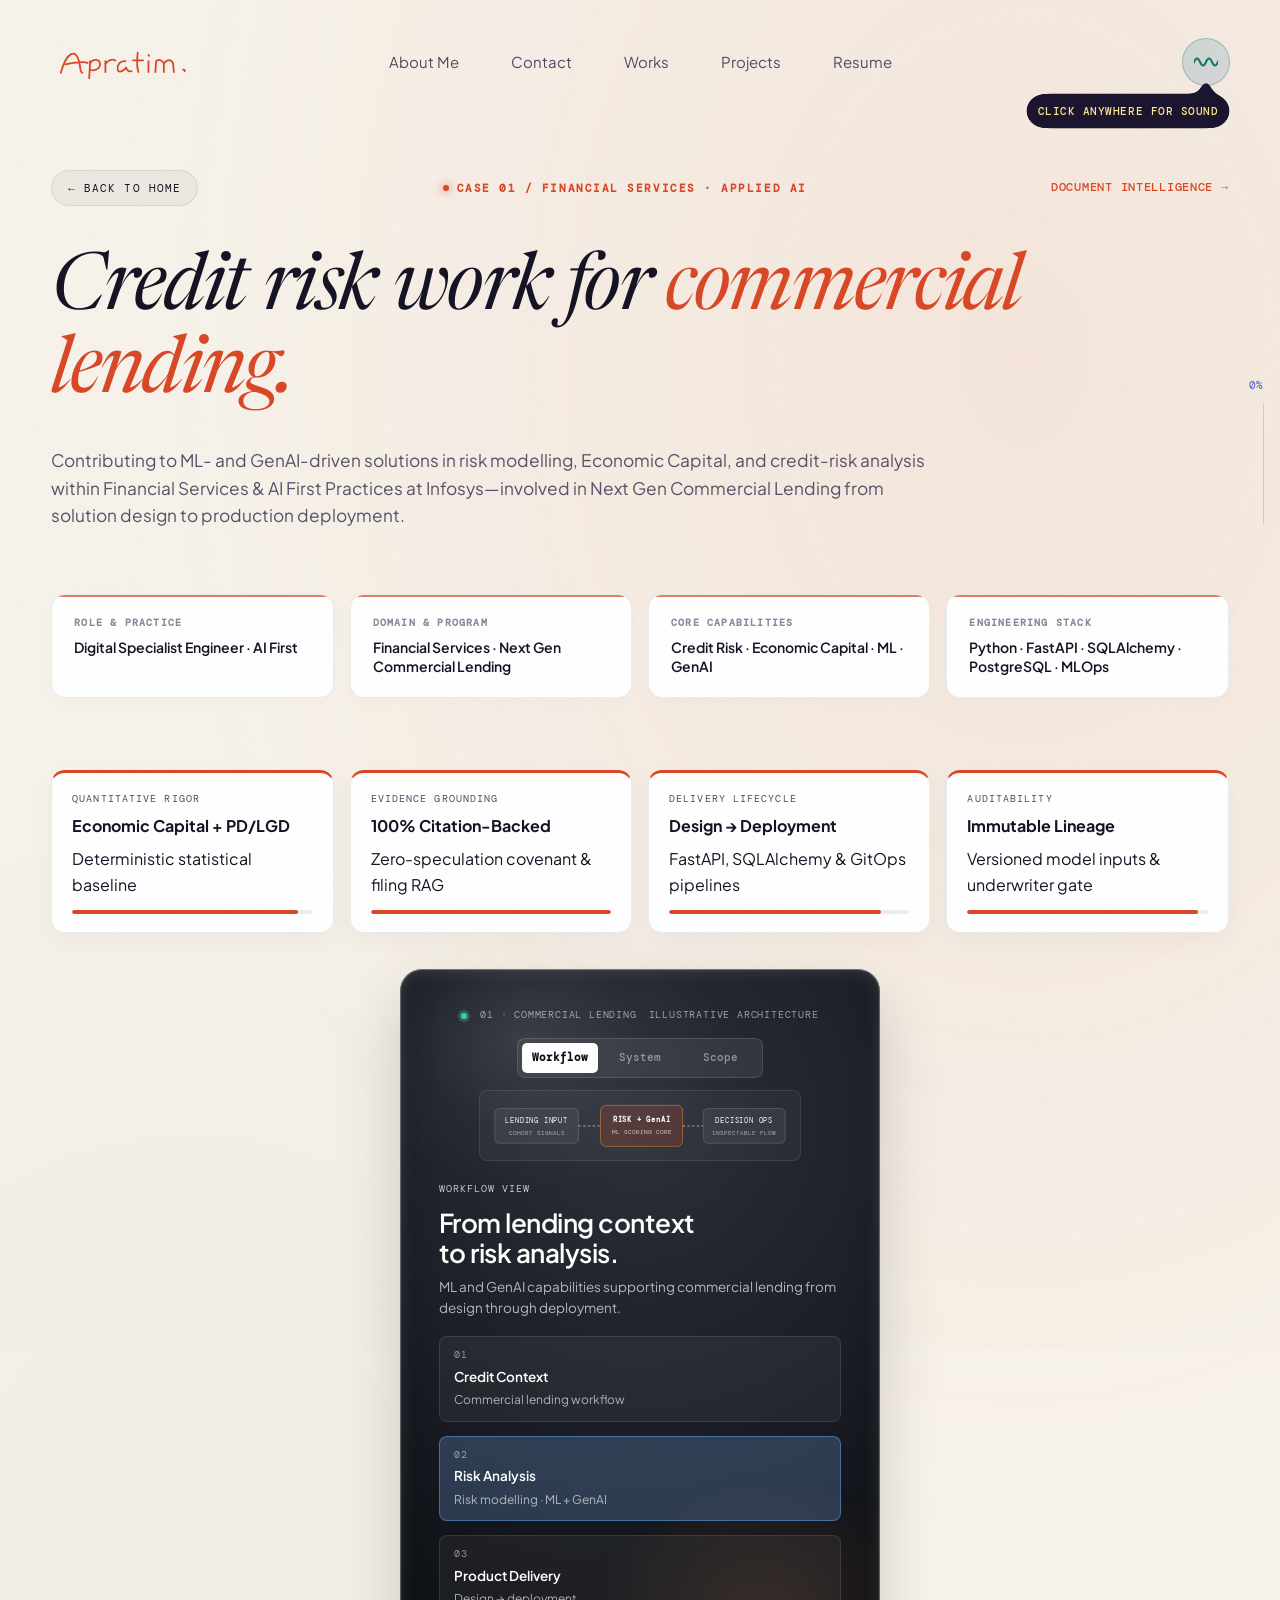
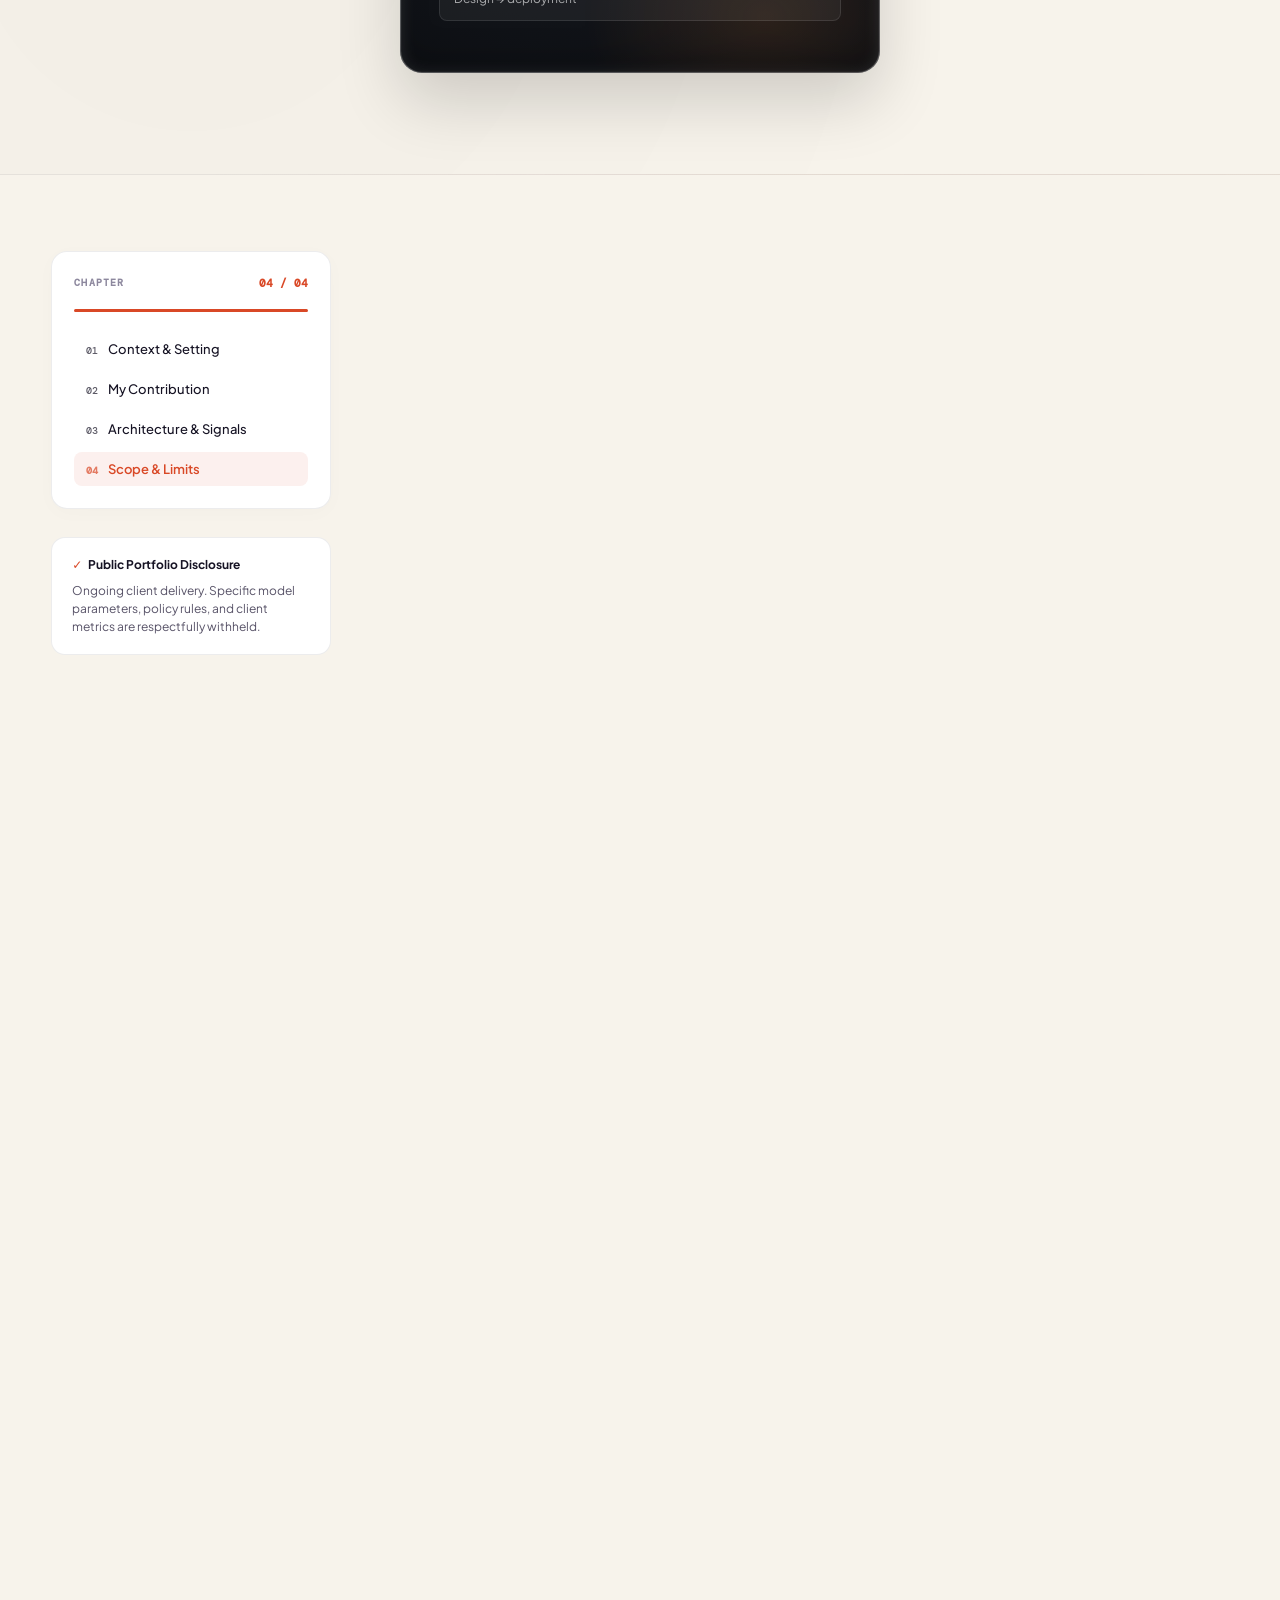
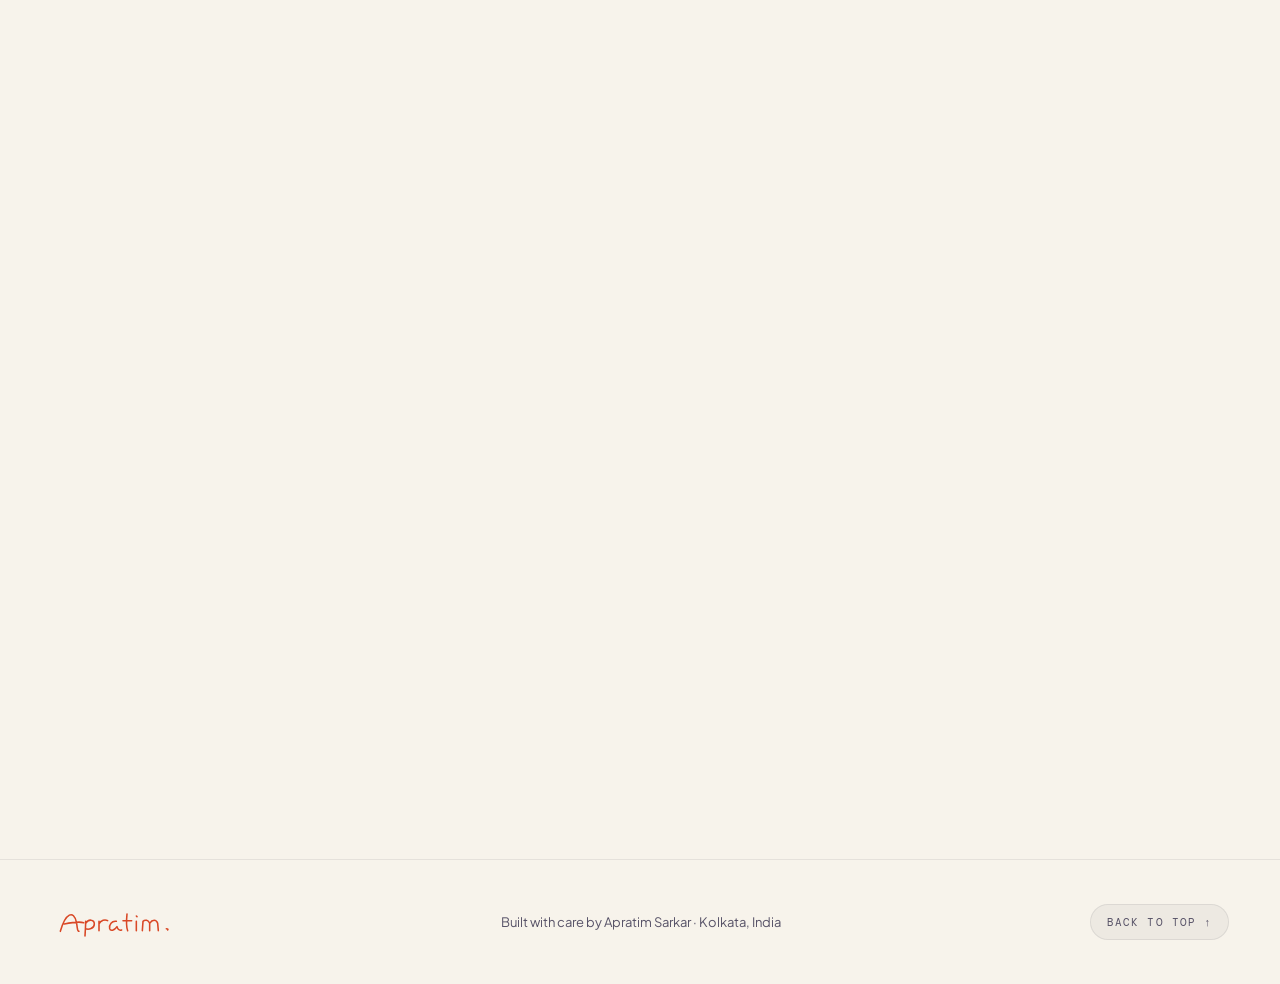
<file: work/commercial-lending-risk.html>
<!doctype html>
<html lang="en">
  <head>
    <meta charset="utf-8">
    <meta name="viewport" content="width=device-width, initial-scale=1">
    <meta name="theme-color" content="#d94826">
    <link rel="icon" href="data:image/svg+xml,%3Csvg xmlns='http://www.w3.org/2000/svg' viewBox='0 0 64 64'%3E%3Crect width='64' height='64' rx='16' fill='%23d94826'/%3E%3Ctext x='50%25' y='54%25' dominant-baseline='middle' text-anchor='middle' font-family='Arial' font-weight='700' font-size='36' fill='white'%3EA.%3C/text%3E%3C/svg%3E">
    <meta name="description" content="A high-level overview of Apratim Sarkar's current contribution to credit-risk and commercial-lending ML and GenAI work at Infosys.">
    <meta property="og:title" content="Credit risk and commercial lending — Apratim Sarkar">
    <meta property="og:description" content="An anonymized editorial overview of ML and GenAI work in financial services.">
    <title>Credit risk and commercial lending — Apratim Sarkar</title>
    <link rel="preconnect" href="https://fonts.googleapis.com">
    <link rel="preconnect" href="https://fonts.gstatic.com" crossorigin>
    <link
      href="https://fonts.googleapis.com/css2?family=Cinzel:wght@400..700&family=DM+Mono:ital,wght@0,300;0,400;0,500;1,400&family=Fraunces:ital,opsz,wght@0,9..144,300..800;1,9..144,300..700&family=Newsreader:ital,opsz,wght@0,6..72,200..800;1,6..72,200..800&family=Plus+Jakarta+Sans:ital,wght@0,300..800;1,400;1,600&family=Space+Grotesk:wght@400..700&display=swap"
      rel="stylesheet"
    >
    <link rel="stylesheet" href="../styles.css?v=jrp-editorial-2026-10-28h">
    <script src="../script.js?v=jrp-editorial-2026-10-28h" defer></script>
  </head>
  <body class="jrp-landing jrp-case-page" data-case-theme="risk">
    <a class="skip-link" href="#main">Skip to content</a>

    <!-- Shared SVG liquid displacement & goo filters -->
    <svg class="jrp-svg-defs" width="0" height="0" aria-hidden="true">
      <defs>
        <filter id="jrp-goo">
          <feGaussianBlur in="SourceGraphic" stdDeviation="5" result="blur" />
          <feColorMatrix in="blur" mode="matrix" values="1 0 0 0 0  0 1 0 0 0  0 0 1 0 0  0 0 0 20 -9" result="goo" />
          <feComposite in="SourceGraphic" in2="goo" operator="atop" />
        </filter>
        <filter id="sound-goo" x="-30%" y="-30%" width="160%" height="180%" color-interpolation-filters="sRGB">
          <feGaussianBlur in="SourceGraphic" stdDeviation="6" result="blur" />
          <feColorMatrix in="blur" mode="matrix" values="1 0 0 0 0  0 1 0 0 0  0 0 1 0 0  0 0 0 22 -10" result="goo" />
          <feComposite in="SourceGraphic" in2="goo" operator="atop" />
        </filter>
        <filter id="liquid-tip-goo" x="-30%" y="-30%" width="160%" height="180%" color-interpolation-filters="sRGB">
          <feGaussianBlur in="SourceGraphic" stdDeviation="4" result="blur" />
          <feColorMatrix in="blur" mode="matrix" values="1 0 0 0 0  0 1 0 0 0  0 0 1 0 0  0 0 0 22 -10" result="goo" />
          <feComposite in="SourceGraphic" in2="goo" operator="atop" />
        </filter>
        <filter id="work-liquid-0" x="-12%" y="-12%" width="124%" height="124%">
          <feTurbulence type="fractalNoise" baseFrequency="0.014 0.02" numOctaves="2" seed="11" result="n" />
          <feDisplacementMap in="SourceGraphic" in2="n" scale="0" xChannelSelector="R" yChannelSelector="G" />
        </filter>
      </defs>
    </svg>

    <!-- Subtle monochrome film grain -->
    <div class="grain" aria-hidden="true"></div>

    <!-- Right-edge reading progress indicator -->
    <div class="jrp-progress" aria-hidden="true">
      <span class="jrp-progress__value" data-reading-pct>0%</span>
      <span class="jrp-progress__line">
        <span class="jrp-progress__fill" data-reading-fill></span>
      </span>
    </div>

    <!-- Gooey floating cursor pill & anchored liquid tool-chip drip tooltip -->
    <div class="jrp-cursor-pill" data-cursor-pill-el aria-hidden="true">
      <span class="jrp-cursor-pill__goo">
        <i class="jrp-cursor-pill__drop" data-cursor-pill-drop></i>
        <i class="jrp-cursor-pill__burst" data-cursor-pill-burst></i>
        <i class="jrp-cursor-pill__body" data-cursor-pill-body></i>
      </span>
      <span class="jrp-cursor-pill__label" data-cursor-pill-label>View case study</span>
      <span class="jrp-cursor-pill__note" data-cursor-pill-note></span>
    </div>

    <div class="jrp-liquid-tip" data-liquid-tip aria-hidden="true">
      <span class="jrp-liquid-tip__goo">
        <i class="jrp-liquid-tip__drop" data-liquid-tip-drop></i>
        <i class="jrp-liquid-tip__body" data-liquid-tip-body></i>
      </span>
      <span class="jrp-liquid-tip__text" data-liquid-tip-text>
        <span class="jrp-liquid-tip__name" data-liquid-tip-name></span>
        <span class="jrp-liquid-tip__note" data-liquid-tip-note></span>
      </span>
    </div>

    <!-- Fixed Header Navigation -->
    <header class="site-header jrp-navbar" data-navbar>
      <div class="jrp-nav">
        <a class="wordmark jrp-brand" href="../index.html" aria-label="Apratim Sarkar, home">
          <svg class="jrp-signature" viewBox="0 0 210 52" aria-hidden="true">
            <path
              class="jrp-signature__path"
              d="M14 40 C22 12, 34 8, 38 26 C40 35, 39 40, 42 40 M20 29 C30 27, 42 25, 49 27 M52 25 C52 34, 51 45, 51 47 M52 28 C56 21, 65 22, 65 29 C65 36, 56 38, 52 36 M72 25 C72 31, 72 37, 72 39 M72 29 C75 23, 81 22, 85 24 M98 25 C91 24, 87 30, 88 36 C89 40, 95 39, 99 33 C100 37, 102 39, 106 38 M114 14 C113 24, 113 34, 115 39 M108 24 L121 24 M128 25 L128 39 M128 17 L129 18 M137 39 L138 25 C141 22, 146 23, 148 28 L148 39 M148 28 C152 22, 158 22, 160 28 L161 39 M173 36 C175 36, 176 37, 175 38"
            />
          </svg>
          <span class="sr-only">Apratim Sarkar</span>
        </a>

        <nav class="main-nav jrp-nav__links" aria-label="Main navigation">
          <a class="jrp-navbar__link" href="../index.html#about">About Me</a>
          <a class="jrp-navbar__link" href="../index.html#contact">Contact</a>
          <a class="jrp-navbar__link" href="../index.html#work">Works</a>
          <a class="jrp-navbar__link" href="../index.html#more-work">Projects</a>
          <a class="jrp-navbar__link" href="../index.html?resume=1">Resume</a>
        </nav>

        <button
          class="motion-toggle jrp-sound-toggle"
          type="button"
          data-sound-toggle
          data-motion-toggle
          aria-pressed="true"
          aria-label="Mute sound"
          title="Toggle interactive sound (M)"
        >
          <svg class="jrp-sound-toggle__wave" viewBox="0 0 24 24" aria-hidden="true">
            <line class="jrp-sound-toggle__flat" x1="4" y1="12" x2="20" y2="12" />
            <g class="jrp-sound-toggle__amp">
              <path class="jrp-sound-toggle__path" d="M-12 12 q3 -7 6 0 t6 0 t6 0 t6 0 t6 0 t6 0 t6 0 t6 0" />
            </g>
          </svg>
          <span class="jrp-sound-toggle__label" data-motion-label data-sound-label>Sound on</span>
          <span class="jrp-sound-tip" data-sound-tip aria-hidden="true">
            <span class="jrp-sound-tip__goo">
              <span class="jrp-sound-tip__stem"></span>
              <span class="jrp-sound-tip__pill"></span>
            </span>
            <span class="jrp-sound-tip__text" data-sound-tip-text>Click anywhere for sound</span>
          </span>
        </button>
      </div>
    </header>

    <main id="main">
      <!-- Editorial Case Hero -->
      <section class="jrp-case-hero">
        <div class="jrp-case-hero__shell">
          <div class="jrp-case-hero__topbar">
            <a class="jrp-case-back" href="../index.html#work" data-cursor-pill="Back to home">← Back to home</a>
            <span class="jrp-case-eyebrow">Case 01 / Financial Services · Applied AI</span>
            <a class="jrp-case-next-top" href="document-intelligence.html" data-cursor-pill="Next case study">Document Intelligence →</a>
          </div>

          <h1 class="jrp-case-hero__title">
            Credit risk work for <em>commercial lending.</em>
          </h1>

          <p class="jrp-case-hero__lede">
            Contributing to ML- and GenAI-driven solutions in risk modelling, Economic Capital, and credit-risk analysis within Financial Services &amp; AI First Practices at Infosys—involved in Next Gen Commercial Lending from solution design to production deployment.
          </p>

          <div class="jrp-case-meta">
            <div class="jrp-case-meta__item">
              <span class="jrp-case-meta__label">Role &amp; Practice</span>
              <strong class="jrp-case-meta__value">Digital Specialist Engineer · AI First</strong>
            </div>
            <div class="jrp-case-meta__item">
              <span class="jrp-case-meta__label">Domain &amp; Program</span>
              <strong class="jrp-case-meta__value">Financial Services · Next Gen Commercial Lending</strong>
            </div>
            <div class="jrp-case-meta__item">
              <span class="jrp-case-meta__label">Core Capabilities</span>
              <strong class="jrp-case-meta__value">Credit Risk · Economic Capital · ML · GenAI</strong>
            </div>
            <div class="jrp-case-meta__item">
              <span class="jrp-case-meta__label">Engineering Stack</span>
              <strong class="jrp-case-meta__value">Python · FastAPI · SQLAlchemy · PostgreSQL · MLOps</strong>
            </div>
          </div>

          <!-- Signal & Architecture Projection Strip -->
          <div class="jrp-case-kpis" aria-label="Architectural signal projections">
            <div class="jrp-case-kpi__card">
              <span class="jrp-case-kpi__eyebrow">QUANTITATIVE RIGOR</span>
              <strong class="jrp-case-kpi__metric">Economic Capital + PD/LGD</strong>
              <span class="jrp-case-kpi__sub">Deterministic statistical baseline</span>
              <div class="jrp-case-kpi__bar"><i data-bar-pct="94"></i></div>
            </div>
            <div class="jrp-case-kpi__card">
              <span class="jrp-case-kpi__eyebrow">EVIDENCE GROUNDING</span>
              <strong class="jrp-case-kpi__metric">100% Citation-Backed</strong>
              <span class="jrp-case-kpi__sub">Zero-speculation covenant &amp; filing RAG</span>
              <div class="jrp-case-kpi__bar"><i data-bar-pct="100"></i></div>
            </div>
            <div class="jrp-case-kpi__card">
              <span class="jrp-case-kpi__eyebrow">DELIVERY LIFECYCLE</span>
              <strong class="jrp-case-kpi__metric">Design → Deployment</strong>
              <span class="jrp-case-kpi__sub">FastAPI, SQLAlchemy &amp; GitOps pipelines</span>
              <div class="jrp-case-kpi__bar"><i data-bar-pct="88"></i></div>
            </div>
            <div class="jrp-case-kpi__card">
              <span class="jrp-case-kpi__eyebrow">AUDITABILITY</span>
              <strong class="jrp-case-kpi__metric">Immutable Lineage</strong>
              <span class="jrp-case-kpi__sub">Versioned model inputs &amp; underwriter gate</span>
              <div class="jrp-case-kpi__bar"><i data-bar-pct="96"></i></div>
            </div>
          </div>

          <!-- Monolith System Architecture Showcase -->
          <div class="jrp-case-showcase">
            <div class="project-visual project-viewer jrp-monolith visual-risk is-open is-centered" data-viewer data-story-media data-liquid-filter="work-liquid-0" aria-label="Commercial lending interactive preview">
              <div class="jrp-monolith__rings" aria-hidden="true"><span></span><span></span></div>
              <div class="jrp-monolith__sheen" aria-hidden="true"></div>
              <div class="jrp-monolith__meniscus" aria-hidden="true"></div>
              <div class="jrp-monolith__top">
                <span><i class="jrp-live-dot" aria-hidden="true"></i> 01 · COMMERCIAL LENDING</span>
                <span>ILLUSTRATIVE ARCHITECTURE</span>
              </div>
              <div class="viewer-tabs jrp-monolith__tabs" role="tablist" aria-label="Commercial lending views">
                <button class="viewer-tab" type="button" role="tab" id="risk-tab-workflow" aria-controls="risk-view-workflow" aria-selected="true" tabindex="0">Workflow</button>
                <button class="viewer-tab" type="button" role="tab" id="risk-tab-system" aria-controls="risk-view-system" aria-selected="false" tabindex="-1">System</button>
                <button class="viewer-tab" type="button" role="tab" id="risk-tab-detail" aria-controls="risk-view-detail" aria-selected="false" tabindex="-1">Scope</button>
              </div>
              <div class="jrp-monolith__viz" aria-hidden="true">
                <svg viewBox="0 0 380 68" class="jrp-monolith__svg">
                  <rect x="6" y="12" width="106" height="44" rx="6" fill="rgba(255,255,255,0.06)" stroke="rgba(255,255,255,0.2)"/>
                  <text x="59" y="31" text-anchor="middle" fill="#fff" font-family="DM Mono, monospace" font-size="9" letter-spacing="1">LENDING INPUT</text>
                  <text x="59" y="45" text-anchor="middle" fill="rgba(255,255,255,0.58)" font-family="DM Mono, monospace" font-size="8">COHORT SIGNALS</text>
                  <path class="jrp-svg-flow" d="M112 34 H140" stroke="rgba(255,255,255,0.45)" stroke-width="1.5" stroke-dasharray="3 3"/>
                  <rect x="140" y="8" width="104" height="52" rx="7" fill="rgba(217,72,38,0.2)" stroke="rgba(251,146,60,0.6)"/>
                  <text x="192" y="29" text-anchor="middle" fill="#fff" font-family="DM Mono, monospace" font-size="9" font-weight="600" letter-spacing="1">RISK + GenAI</text>
                  <text x="192" y="44" text-anchor="middle" fill="rgba(255,255,255,0.75)" font-family="DM Mono, monospace" font-size="8">ML SCORING CORE</text>
                  <path class="jrp-svg-flow" d="M244 34 H270" stroke="rgba(255,255,255,0.45)" stroke-width="1.5" stroke-dasharray="3 3"/>
                  <rect x="270" y="12" width="104" height="44" rx="6" fill="rgba(255,255,255,0.06)" stroke="rgba(255,255,255,0.2)"/>
                  <text x="322" y="31" text-anchor="middle" fill="#fff" font-family="DM Mono, monospace" font-size="9" letter-spacing="1">DECISION OPS</text>
                  <text x="322" y="45" text-anchor="middle" fill="rgba(255,255,255,0.58)" font-family="DM Mono, monospace" font-size="8">INSPECTABLE FLOW</text>
                </svg>
              </div>
              <section class="viewer-pane jrp-monolith__pane" role="tabpanel" id="risk-view-workflow" aria-labelledby="risk-tab-workflow" tabindex="0">
                <div class="jrp-monolith__headline">
                  <span>WORKFLOW VIEW</span>
                  <h4>From lending context<br>to risk analysis.</h4>
                  <p>ML and GenAI capabilities supporting commercial lending from design through deployment.</p>
                </div>
                <div class="jrp-monolith__cards">
                  <div class="jrp-monolith__step"><i>01</i><strong>Credit Context</strong><small>Commercial lending workflow</small></div>
                  <div class="jrp-monolith__step is-accent"><i>02</i><strong>Risk Analysis</strong><small>Risk modelling · ML + GenAI</small></div>
                  <div class="jrp-monolith__step"><i>03</i><strong>Product Delivery</strong><small>Design → deployment</small></div>
                </div>
              </section>
              <section class="viewer-pane jrp-monolith__pane" role="tabpanel" id="risk-view-system" aria-labelledby="risk-tab-system" tabindex="0" hidden>
                <div class="jrp-monolith__headline">
                  <span>SYSTEM VIEW</span>
                  <h4>Connect domain context<br>to model-backed services.</h4>
                  <p>High-level conceptual path based strictly on public profile scope.</p>
                </div>
                <div class="jrp-monolith__cards">
                  <div class="jrp-monolith__step"><i>INPUT</i><strong>Commercial Lending Signals</strong><small>Financial-services domain context</small></div>
                  <div class="jrp-monolith__step is-accent"><i>METHODS</i><strong>Credit Risk · ML · GenAI</strong><small>Analytical &amp; generative capabilities</small></div>
                  <div class="jrp-monolith__step"><i>DELIVERY</i><strong>End-to-End Engineering</strong><small>From solution design to deployment</small></div>
                </div>
              </section>
              <section class="viewer-pane jrp-monolith__pane" role="tabpanel" id="risk-view-detail" aria-labelledby="risk-tab-detail" tabindex="0" hidden>
                <div class="jrp-monolith__headline">
                  <span>PUBLIC SCOPE</span>
                  <h4>Useful detail.<br>Respectful boundaries.</h4>
                  <p>Sensitive banking implementation evidence stays out of the public view.</p>
                </div>
                <div class="jrp-monolith__cards">
                  <div class="jrp-monolith__step"><i>SHARED</i><strong>Domain &amp; Solution Areas</strong><small>Commercial lending · credit risk · ML &amp; GenAI</small></div>
                  <div class="jrp-monolith__step"><i>OMITTED</i><strong>Private Decision Evidence</strong><small>No client records, policies, or production screens</small></div>
                </div>
              </section>
            </div>
          </div>
        </div>
      </section>

      <!-- Two-Column Story Layout -->
      <div class="jrp-case-layout">
        <!-- Sticky Story Sidebar -->
        <aside class="jrp-case-sidebar">
          <div class="jrp-case-tracker">
            <div class="jrp-case-tracker__head">
              <span class="jrp-case-tracker__label">Chapter</span>
              <strong class="jrp-case-tracker__count" data-jrp-case-count>01 / 04</strong>
            </div>
            <div class="jrp-case-tracker__bar">
              <i class="jrp-case-tracker__fill" data-jrp-case-fill style="width: 25%"></i>
            </div>
            <nav class="jrp-case-nav" aria-label="Case study chapters">
              <a class="jrp-case-nav__item is-active" href="#context" data-case-link aria-current="location">
                <span class="jrp-case-nav__num">01</span>
                <span>Context &amp; Setting</span>
              </a>
              <a class="jrp-case-nav__item" href="#contribution" data-case-link>
                <span class="jrp-case-nav__num">02</span>
                <span>My Contribution</span>
              </a>
              <a class="jrp-case-nav__item" href="#decisions" data-case-link>
                <span class="jrp-case-nav__num">03</span>
                <span>Architecture &amp; Signals</span>
              </a>
              <a class="jrp-case-nav__item" href="#boundaries" data-case-link>
                <span class="jrp-case-nav__num">04</span>
                <span>Scope &amp; Limits</span>
              </a>
            </nav>
          </div>

          <div class="jrp-case-sidebar__badge">
            <strong>Public Portfolio Disclosure</strong>
            <span>Ongoing client delivery. Specific model parameters, policy rules, and client metrics are respectfully withheld.</span>
          </div>
        </aside>

        <!-- Case Story Content -->
        <article class="jrp-case-article">
          <section class="jrp-case-section" id="context">
            <span class="jrp-case-section__badge">01 / CONTEXT &amp; SETTING</span>
            <h2 class="jrp-case-section__title">Bringing applied AI to commercial lending and credit risk.</h2>
            <p>
              My current role at <strong>Infosys</strong> focuses on risk-modelling and credit-risk analysis solutions within commercial financial services. The work includes next-generation commercial lending initiatives that connect predictive statistical models and generative AI across the complete delivery lifecycle—from initial solution design to production deployment.
            </p>
            <p>
              Commercial lending operations deal with high-value underwriting decisions where transparency, repeatability, and regulatory auditability are non-negotiable. Modernizing these systems requires bridging quantitative credit scores with unstructured borrower evidence while guaranteeing explainability for credit underwriters.
            </p>
            <div class="jrp-case-compare" role="region" aria-label="Before and after workflow comparison">
              <div class="jrp-case-compare__card jrp-case-compare__card--before">
                <span class="jrp-case-compare__tag">FRAGMENTED UNDERWRITING</span>
                <h3>Siloed scores &amp; manual document lookup</h3>
                <p>Numerical risk scores and qualitative borrower disclosures lived in separate silos, requiring manual cross-referencing across filings, covenants, and footnotes.</p>
              </div>
              <div class="jrp-case-compare__card jrp-case-compare__card--after">
                <span class="jrp-case-compare__tag">CONVERGED DECISION FLOW</span>
                <h3>Deterministic risk baseline + grounded GenAI</h3>
                <p>Connects statistical risk models with citation-backed generative synthesis so underwriters inspect quantitative ratios alongside linked filing evidence.</p>
              </div>
            </div>
          </section>

          <section class="jrp-case-section" id="contribution">
            <span class="jrp-case-section__badge">02 / MY CONTRIBUTION</span>
            <h2 class="jrp-case-section__title">Engineering across machine learning and generative AI.</h2>
            <p>
              I contribute to ML- and GenAI-related solutions for risk modelling and credit-risk analysis. My role spans end-to-end delivery: designing analytical pipelines, implementing robust feature transformations, orchestrating generative assistants for financial evidence synthesis, and deploying backend microservices that integrate into existing bank workflows.
            </p>
            <div class="jrp-case-callout">
              <strong>Role &amp; Organization</strong>
              <span>Digital Specialist Engineer at Infosys · Kolkata · October 2025 to present.</span>
            </div>
            <p>
              Key technical focus areas include building high-throughput feature extractors for borrower signals, establishing verifiable ground truth checks, and designing latency-sensitive inference APIs that support real-time underwriting reviews.
            </p>
          </section>

          <section class="jrp-case-section" id="decisions">
            <span class="jrp-case-section__badge">03 / ARCHITECTURE &amp; SIGNALS</span>
            <h2 class="jrp-case-section__title">Balancing statistical rigor with explainable reasoning.</h2>
            <p>
              Traditional credit scoring relies on rigid numerical models (such as logistic regressions or gradient-boosted decision trees) that struggle with qualitative disclosures, audited financial footnotes, or macroeconomic commentary. Conversely, generative models produce expressive narrative explanations but can hallucinate numbers if not grounded by strict constraints.
            </p>
            <p>
              The system architecture addresses this by decoupling <strong>quantitative risk &amp; Economic Capital calculation</strong> from <strong>citation-grounded GenAI evidence synthesis</strong>:
            </p>

            <!-- Interactive Data Projection Simulator -->
            <div class="jrp-case-proj" data-proj-switcher>
              <div class="jrp-case-proj__head">
                <div>
                  <span class="jrp-case-proj__eyebrow">INTERACTIVE ARCHITECTURE PROJECTION</span>
                  <h3 class="jrp-case-proj__title">Commercial Lending Signal &amp; Decision Matrix</h3>
                </div>
                <div class="jrp-case-proj__tabs" role="tablist" aria-label="Projection stages">
                  <button type="button" class="jrp-case-proj__tab is-active" data-proj-tab="stage-quant" aria-selected="true">01 · Economic Capital &amp; ML</button>
                  <button type="button" class="jrp-case-proj__tab" data-proj-tab="stage-genai" aria-selected="false">02 · Grounded GenAI</button>
                  <button type="button" class="jrp-case-proj__tab" data-proj-tab="stage-ops" aria-selected="false">03 · Underwriter Gate</button>
                </div>
              </div>

              <div class="jrp-case-proj__pane is-active" data-proj-pane="stage-quant">
                <div class="jrp-case-proj__bars">
                  <div class="jrp-case-proj__row">
                    <div class="jrp-case-proj__label"><strong>Mathematical Statistics &amp; Economic Capital</strong><span>Deterministic PD / LGD / EAD &amp; capital allocation</span></div>
                    <div class="jrp-case-proj__track"><i data-bar-pct="96"></i></div>
                  </div>
                  <div class="jrp-case-proj__row">
                    <div class="jrp-case-proj__label"><strong>Structured Financial Feature Engineering</strong><span>SQLAlchemy + PostgreSQL borrower cohort signals</span></div>
                    <div class="jrp-case-proj__track"><i data-bar-pct="92"></i></div>
                  </div>
                  <div class="jrp-case-proj__row">
                    <div class="jrp-case-proj__label"><strong>Regulatory Reproducibility</strong><span>Zero-variance deterministic execution path</span></div>
                    <div class="jrp-case-proj__track"><i data-bar-pct="100"></i></div>
                  </div>
                </div>
                <div class="jrp-case-proj__meta">
                  <div><span>PRIMARY STACK</span><strong>Python · Mathematical Statistics · Scikit-Learn · PostgreSQL</strong></div>
                  <div><span>VERIFICATION GATE</span><strong>Calibrated distribution checks &amp; out-of-time backtesting</strong></div>
                  <div><span>OUTPUT ARTIFACT</span><strong>Versioned credit-risk vector + Economic Capital buffer</strong></div>
                </div>
              </div>

              <div class="jrp-case-proj__pane" data-proj-pane="stage-genai" hidden>
                <div class="jrp-case-proj__bars">
                  <div class="jrp-case-proj__row">
                    <div class="jrp-case-proj__label"><strong>Audited Footnote &amp; Covenant Extraction</strong><span>Multi-hop RAG over borrower disclosures</span></div>
                    <div class="jrp-case-proj__track"><i data-bar-pct="91"></i></div>
                  </div>
                  <div class="jrp-case-proj__row">
                    <div class="jrp-case-proj__label"><strong>Strict Source Citation Enforcement</strong><span>Every qualitative claim linked to filing clause</span></div>
                    <div class="jrp-case-proj__track"><i data-bar-pct="100"></i></div>
                  </div>
                  <div class="jrp-case-proj__row">
                    <div class="jrp-case-proj__label"><strong>Hallucination Containment</strong><span>Constrained schema output + abstention on missing evidence</span></div>
                    <div class="jrp-case-proj__track"><i data-bar-pct="95"></i></div>
                  </div>
                </div>
                <div class="jrp-case-proj__meta">
                  <div><span>PRIMARY STACK</span><strong>GenAI · Grounded RAG · Prompt Engineering · FastAPI</strong></div>
                  <div><span>VERIFICATION GATE</span><strong>Clause-level citation verifier before narrative synthesis</strong></div>
                  <div><span>OUTPUT ARTIFACT</span><strong>Source-linked credit memo brief &amp; risk flag summary</strong></div>
                </div>
              </div>

              <div class="jrp-case-proj__pane" data-proj-pane="stage-ops" hidden>
                <div class="jrp-case-proj__bars">
                  <div class="jrp-case-proj__row">
                    <div class="jrp-case-proj__label"><strong>Side-by-Side Underwriter Inspection</strong><span>Quantitative score paired with qualitative clauses</span></div>
                    <div class="jrp-case-proj__track"><i data-bar-pct="94"></i></div>
                  </div>
                  <div class="jrp-case-proj__row">
                    <div class="jrp-case-proj__label"><strong>End-to-End CI/CD &amp; MLOps Automation</strong><span>Containerized FastAPI services &amp; GitOps governance</span></div>
                    <div class="jrp-case-proj__track"><i data-bar-pct="90"></i></div>
                  </div>
                  <div class="jrp-case-proj__row">
                    <div class="jrp-case-proj__label"><strong>Audit Trail Completeness</strong><span>Immutable timestamped payload &amp; human sign-off log</span></div>
                    <div class="jrp-case-proj__track"><i data-bar-pct="100"></i></div>
                  </div>
                </div>
                <div class="jrp-case-proj__meta">
                  <div><span>PRIMARY STACK</span><strong>FastAPI · Docker · Kubernetes · GitOps · PostgreSQL</strong></div>
                  <div><span>VERIFICATION GATE</span><strong>Human-in-the-loop credit officer approval workflow</strong></div>
                  <div><span>OUTPUT ARTIFACT</span><strong>Auditable commercial lending decision record</strong></div>
                </div>
              </div>
            </div>

            <div class="jrp-decision-grid">
              <div class="jrp-decision-card">
                <span class="jrp-decision-card__idx">01</span>
                <h3>Statistical &amp; Economic Capital Core</h3>
                <p>Numerical scoring models evaluate debt-service coverage, liquidity ratios, Economic Capital buffers, and repayment behavior deterministically.</p>
              </div>
              <div class="jrp-decision-card">
                <span class="jrp-decision-card__idx">02</span>
                <h3>Grounded GenAI Synthesis</h3>
                <p>Generative components parse audited filings and debt covenants with explicit source citations, strictly preventing speculative output.</p>
              </div>
              <div class="jrp-decision-card">
                <span class="jrp-decision-card__idx">03</span>
                <h3>Next Gen Underwriter Cockpit</h3>
                <p>Underwriters receive both the calibrated risk score and the source-linked qualitative breakdown in an inspectable review flow.</p>
              </div>
              <div class="jrp-decision-card">
                <span class="jrp-decision-card__idx">04</span>
                <h3>End-to-End Governance</h3>
                <p>Every scoring decision, SQLAlchemy data lineage step, and model input is versioned with immutable telemetry from design to deployment.</p>
              </div>
            </div>
          </section>

          <section class="jrp-case-section" id="boundaries">
            <span class="jrp-case-section__badge">04 / SCOPE &amp; BOUNDARIES</span>
            <h2 class="jrp-case-section__title">Clear domain representation; respectful boundaries.</h2>
            <p>
              This case study documents the technical domain, architectural methodologies, and broad engineering scope that are publicly shareable. It does not publish proprietary model weights, internal credit policies, customer metrics, client topologies, or confidential benchmark scores.
            </p>
            <div class="jrp-case-callout">
              <strong>Public Boundary Principles</strong>
              <span>Ongoing client initiatives are presented conservatively. Additional technical details and peer-reviewed metrics are disclosed only after client and employer clearance.</span>
            </div>
          </section>
        </article>
      </div>

      <!-- Cinematic Next Project Flow -->
      <section class="jrp-case-next">
        <a class="jrp-case-next__card" href="document-intelligence.html">
          <span class="jrp-case-next__tag">NEXT CHAPTER · 02</span>
          <h2 class="jrp-case-next__title">
            Enterprise Document Intelligence <em>&amp; Visual RAG</em>
          </h2>
          <span class="jrp-case-next__action">
            Read Case Study <span aria-hidden="true">→</span>
          </span>
        </a>
      </section>
    </main>

    <!-- Editorial Footer -->
    <footer class="jrp-case-footer">
      <div class="jrp-case-footer__inner">
        <a class="wordmark jrp-brand" href="../index.html" aria-label="Apratim Sarkar, home">
          <svg class="jrp-signature" viewBox="0 0 210 52" style="width: 140px; height: 36px" aria-hidden="true">
            <path
              class="jrp-signature__path"
              d="M14 40 C22 12, 34 8, 38 26 C40 35, 39 40, 42 40 M20 29 C30 27, 42 25, 49 27 M52 25 C52 34, 51 45, 51 47 M52 28 C56 21, 65 22, 65 29 C65 36, 56 38, 52 36 M72 25 C72 31, 72 37, 72 39 M72 29 C75 23, 81 22, 85 24 M98 25 C91 24, 87 30, 88 36 C89 40, 95 39, 99 33 C100 37, 102 39, 106 38 M114 14 C113 24, 113 34, 115 39 M108 24 L121 24 M128 25 L128 39 M128 17 L129 18 M137 39 L138 25 C141 22, 146 23, 148 28 L148 39 M148 28 C152 22, 158 22, 160 28 L161 39 M173 36 C175 36, 176 37, 175 38"
            />
          </svg>
        </a>
        <p>Built with care by Apratim Sarkar · Kolkata, India</p>
        <a class="jrp-case-back" href="#top">Back to top ↑</a>
      </div>
    </footer>
  </body>
</html>
</file>
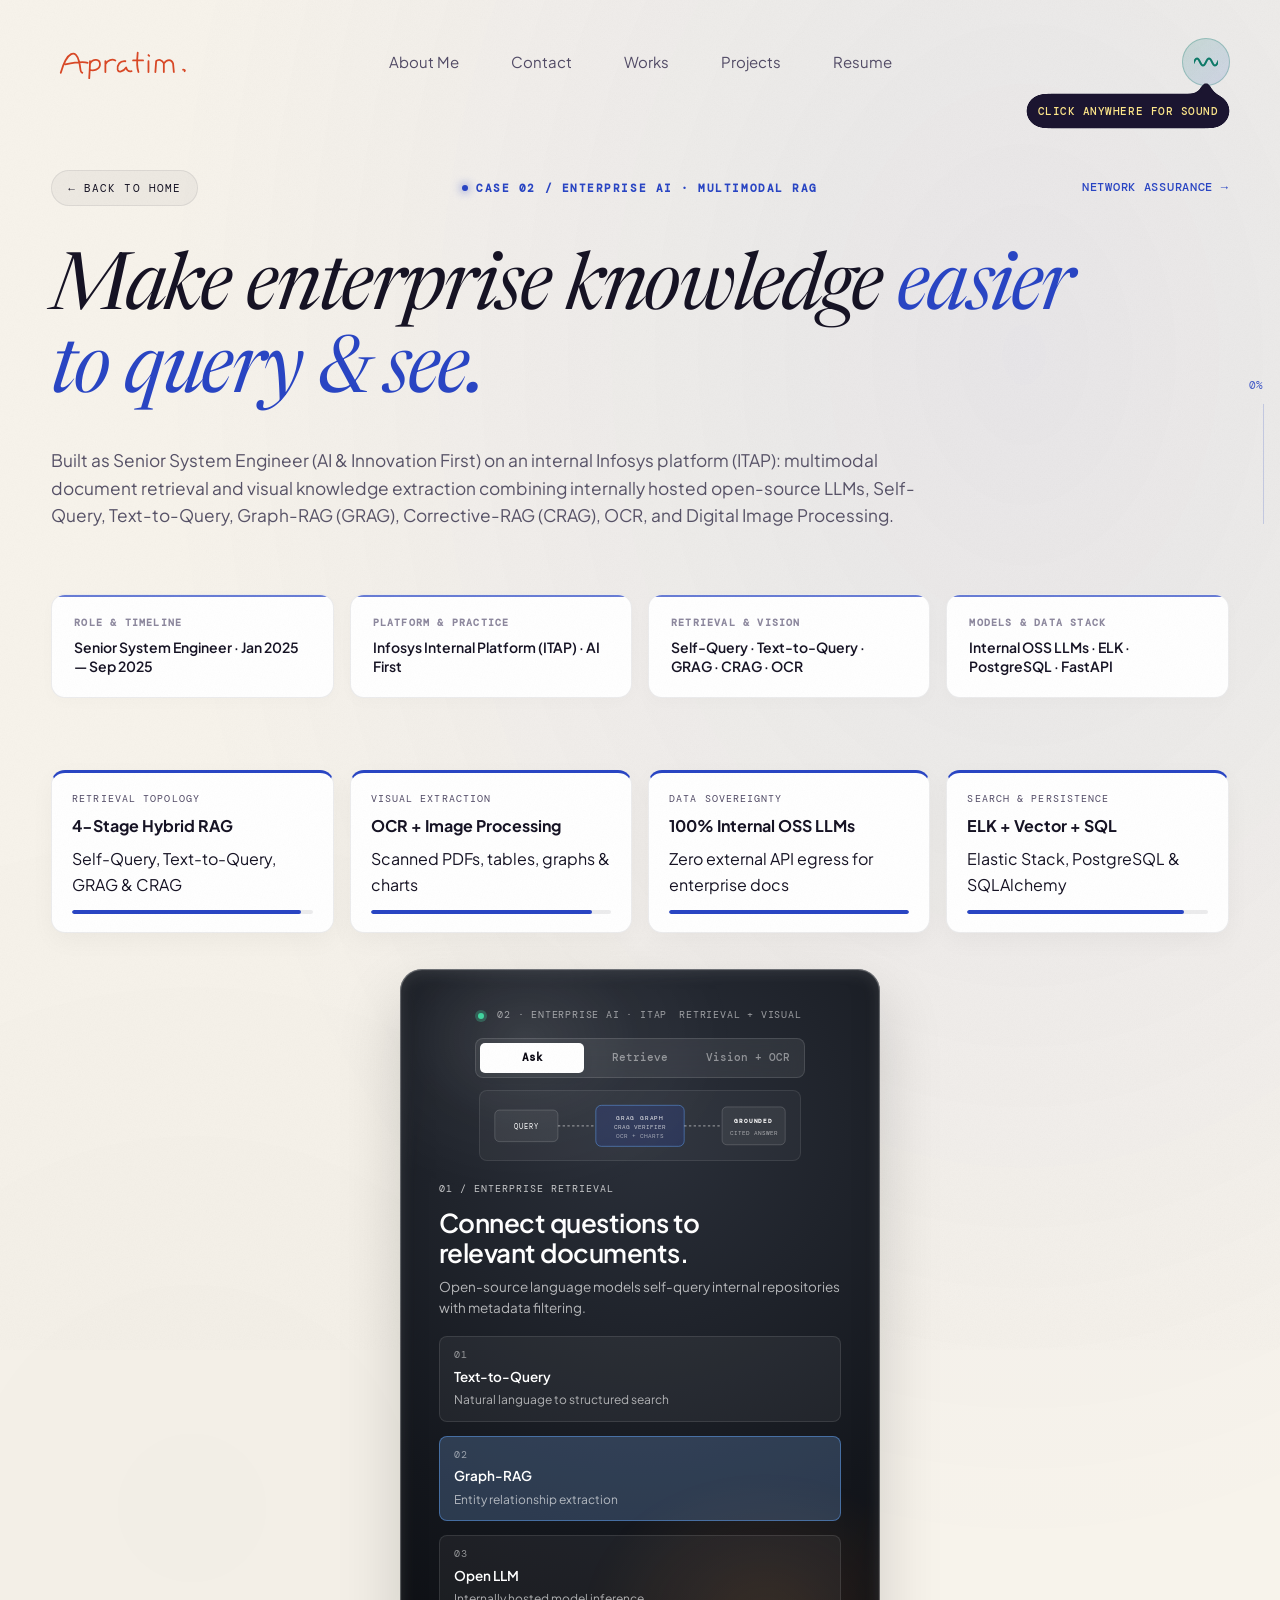
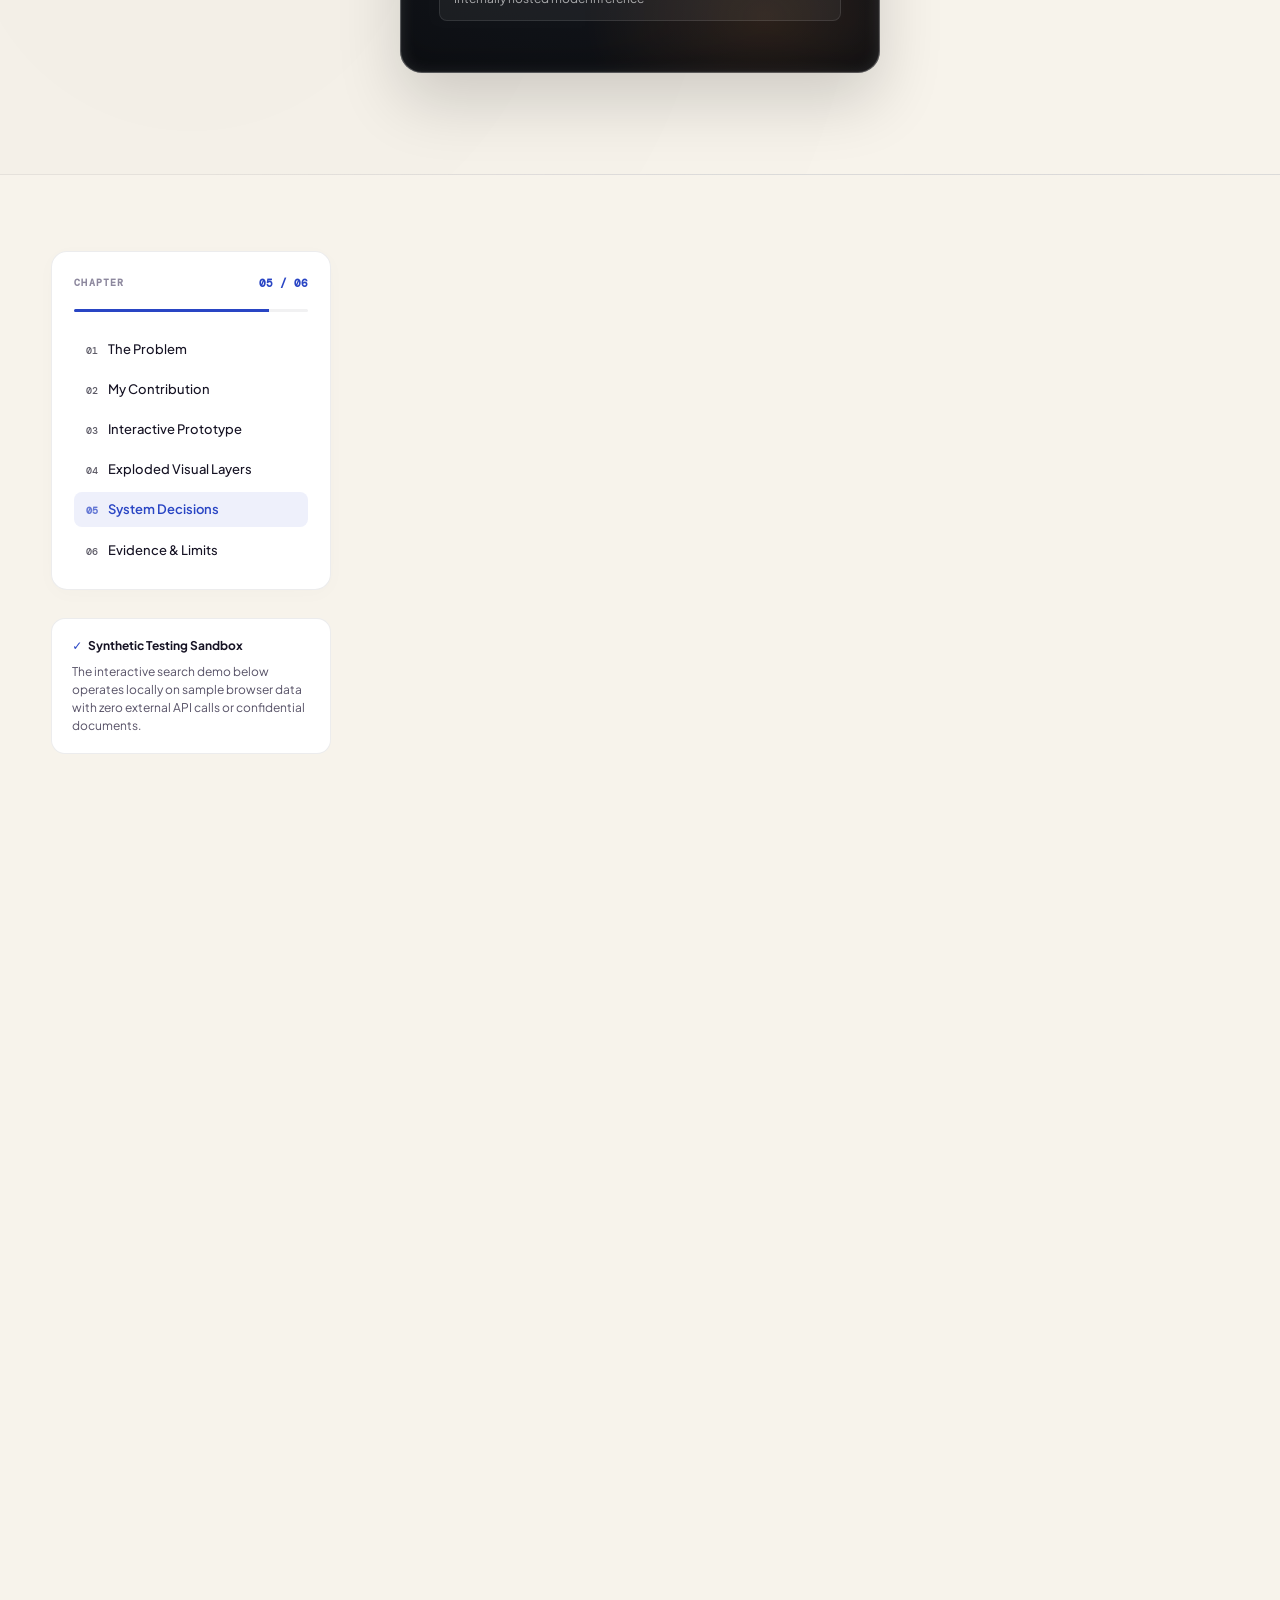
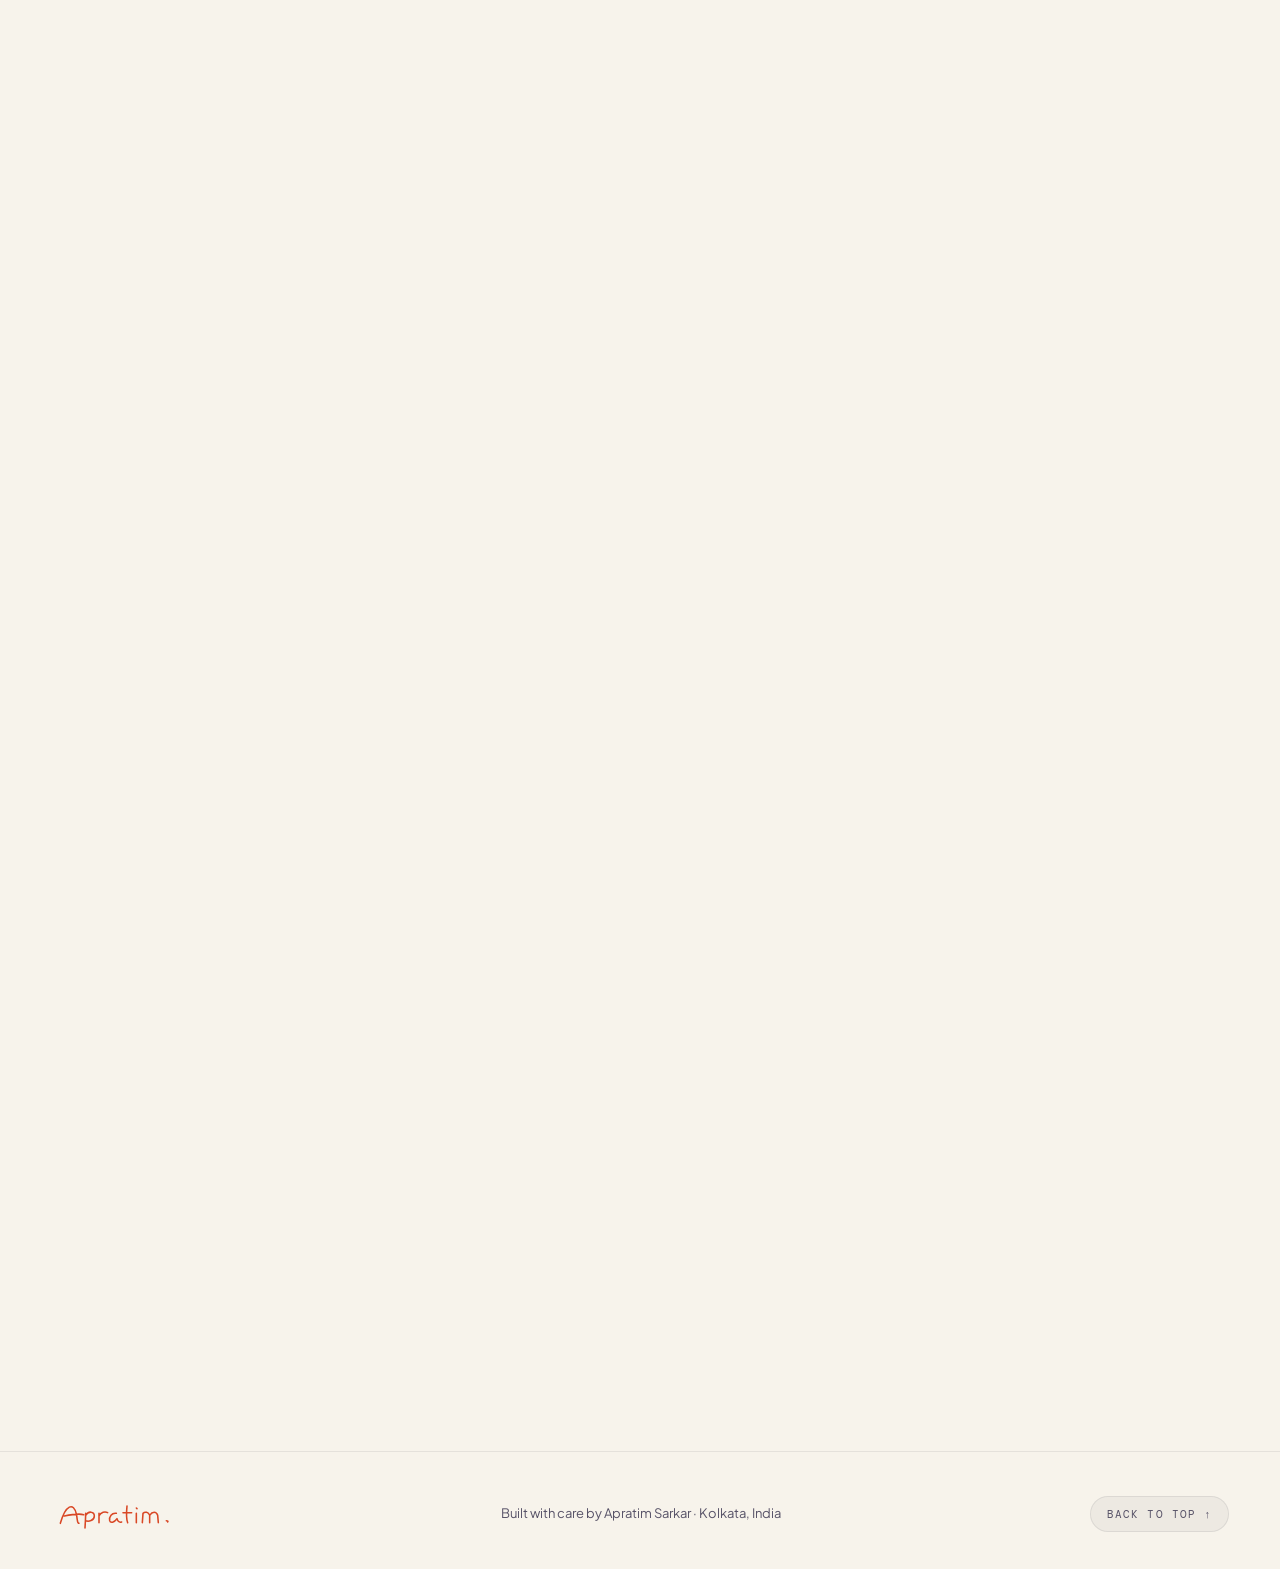
<file: work/document-intelligence.html>
<!doctype html>
<html lang="en">
  <head>
    <meta charset="utf-8">
    <meta name="viewport" content="width=device-width, initial-scale=1">
    <meta name="theme-color" content="#2945c4">
    <link rel="icon" href="data:image/svg+xml,%3Csvg xmlns='http://www.w3.org/2000/svg' viewBox='0 0 64 64'%3E%3Crect width='64' height='64' rx='16' fill='%232945c4'/%3E%3Ctext x='50%25' y='54%25' dominant-baseline='middle' text-anchor='middle' font-family='Arial' font-weight='700' font-size='36' fill='white'%3EA.%3C/text%3E%3C/svg%3E">
    <meta name="description" content="Apratim Sarkar's case study on enterprise document intelligence, multimodal retrieval, RAG, and visual document analysis.">
    <meta property="og:title" content="Enterprise document intelligence — Apratim Sarkar">
    <meta property="og:description" content="An editorial case study in enterprise multimodal retrieval, OCR, and visual document analysis.">
    <title>Enterprise document intelligence — Apratim Sarkar</title>
    <link rel="preconnect" href="https://fonts.googleapis.com">
    <link rel="preconnect" href="https://fonts.gstatic.com" crossorigin>
    <link
      href="https://fonts.googleapis.com/css2?family=Cinzel:wght@400..700&family=DM+Mono:ital,wght@0,300;0,400;0,500;1,400&family=Fraunces:ital,opsz,wght@0,9..144,300..800;1,9..144,300..700&family=Newsreader:ital,opsz,wght@0,6..72,200..800;1,6..72,200..800&family=Plus+Jakarta+Sans:ital,wght@0,300..800;1,400;1,600&family=Space+Grotesk:wght@400..700&display=swap"
      rel="stylesheet"
    >
    <link rel="stylesheet" href="../styles.css?v=jrp-editorial-2026-10-28h">
    <script src="../script.js?v=jrp-editorial-2026-10-28h" defer></script>
  </head>
  <body class="jrp-landing jrp-case-page" data-case-theme="docs">
    <a class="skip-link" href="#main">Skip to content</a>

    <!-- Shared SVG liquid displacement & goo filters -->
    <svg class="jrp-svg-defs" width="0" height="0" aria-hidden="true">
      <defs>
        <filter id="jrp-goo">
          <feGaussianBlur in="SourceGraphic" stdDeviation="5" result="blur" />
          <feColorMatrix in="blur" mode="matrix" values="1 0 0 0 0  0 1 0 0 0  0 0 1 0 0  0 0 0 20 -9" result="goo" />
          <feComposite in="SourceGraphic" in2="goo" operator="atop" />
        </filter>
        <filter id="sound-goo" x="-30%" y="-30%" width="160%" height="180%" color-interpolation-filters="sRGB">
          <feGaussianBlur in="SourceGraphic" stdDeviation="6" result="blur" />
          <feColorMatrix in="blur" mode="matrix" values="1 0 0 0 0  0 1 0 0 0  0 0 1 0 0  0 0 0 22 -10" result="goo" />
          <feComposite in="SourceGraphic" in2="goo" operator="atop" />
        </filter>
        <filter id="liquid-tip-goo" x="-30%" y="-30%" width="160%" height="180%" color-interpolation-filters="sRGB">
          <feGaussianBlur in="SourceGraphic" stdDeviation="4" result="blur" />
          <feColorMatrix in="blur" mode="matrix" values="1 0 0 0 0  0 1 0 0 0  0 0 1 0 0  0 0 0 22 -10" result="goo" />
          <feComposite in="SourceGraphic" in2="goo" operator="atop" />
        </filter>
        <filter id="work-liquid-1" x="-12%" y="-12%" width="124%" height="124%">
          <feTurbulence type="fractalNoise" baseFrequency="0.014 0.02" numOctaves="2" seed="17" result="n" />
          <feDisplacementMap in="SourceGraphic" in2="n" scale="0" xChannelSelector="R" yChannelSelector="G" />
        </filter>
      </defs>
    </svg>

    <div class="grain" aria-hidden="true"></div>

    <!-- Right-edge reading progress indicator -->
    <div class="jrp-progress" aria-hidden="true">
      <span class="jrp-progress__value" data-reading-pct>0%</span>
      <span class="jrp-progress__line">
        <span class="jrp-progress__fill" data-reading-fill></span>
      </span>
    </div>

    <!-- Gooey floating cursor pill & anchored liquid tool-chip drip tooltip -->
    <div class="jrp-cursor-pill" data-cursor-pill-el aria-hidden="true">
      <span class="jrp-cursor-pill__goo">
        <i class="jrp-cursor-pill__drop" data-cursor-pill-drop></i>
        <i class="jrp-cursor-pill__burst" data-cursor-pill-burst></i>
        <i class="jrp-cursor-pill__body" data-cursor-pill-body></i>
      </span>
      <span class="jrp-cursor-pill__label" data-cursor-pill-label>View case study</span>
      <span class="jrp-cursor-pill__note" data-cursor-pill-note></span>
    </div>

    <div class="jrp-liquid-tip" data-liquid-tip aria-hidden="true">
      <span class="jrp-liquid-tip__goo">
        <i class="jrp-liquid-tip__drop" data-liquid-tip-drop></i>
        <i class="jrp-liquid-tip__body" data-liquid-tip-body></i>
      </span>
      <span class="jrp-liquid-tip__text" data-liquid-tip-text>
        <span class="jrp-liquid-tip__name" data-liquid-tip-name></span>
        <span class="jrp-liquid-tip__note" data-liquid-tip-note></span>
      </span>
    </div>

    <!-- Fixed Header Navigation -->
    <header class="site-header jrp-navbar" data-navbar>
      <div class="jrp-nav">
        <a class="wordmark jrp-brand" href="../index.html" aria-label="Apratim Sarkar, home">
          <svg class="jrp-signature" viewBox="0 0 210 52" aria-hidden="true">
            <path
              class="jrp-signature__path"
              d="M14 40 C22 12, 34 8, 38 26 C40 35, 39 40, 42 40 M20 29 C30 27, 42 25, 49 27 M52 25 C52 34, 51 45, 51 47 M52 28 C56 21, 65 22, 65 29 C65 36, 56 38, 52 36 M72 25 C72 31, 72 37, 72 39 M72 29 C75 23, 81 22, 85 24 M98 25 C91 24, 87 30, 88 36 C89 40, 95 39, 99 33 C100 37, 102 39, 106 38 M114 14 C113 24, 113 34, 115 39 M108 24 L121 24 M128 25 L128 39 M128 17 L129 18 M137 39 L138 25 C141 22, 146 23, 148 28 L148 39 M148 28 C152 22, 158 22, 160 28 L161 39 M173 36 C175 36, 176 37, 175 38"
            />
          </svg>
          <span class="sr-only">Apratim Sarkar</span>
        </a>

        <nav class="main-nav jrp-nav__links" aria-label="Main navigation">
          <a class="jrp-navbar__link" href="../index.html#about">About Me</a>
          <a class="jrp-navbar__link" href="../index.html#contact">Contact</a>
          <a class="jrp-navbar__link" href="../index.html#work">Works</a>
          <a class="jrp-navbar__link" href="../index.html#more-work">Projects</a>
          <a class="jrp-navbar__link" href="../index.html?resume=1">Resume</a>
        </nav>

        <button
          class="motion-toggle jrp-sound-toggle"
          type="button"
          data-sound-toggle
          data-motion-toggle
          aria-pressed="true"
          aria-label="Mute sound"
          title="Toggle interactive sound (M)"
        >
          <svg class="jrp-sound-toggle__wave" viewBox="0 0 24 24" aria-hidden="true">
            <line class="jrp-sound-toggle__flat" x1="4" y1="12" x2="20" y2="12" />
            <g class="jrp-sound-toggle__amp">
              <path class="jrp-sound-toggle__path" d="M-12 12 q3 -7 6 0 t6 0 t6 0 t6 0 t6 0 t6 0 t6 0 t6 0" />
            </g>
          </svg>
          <span class="jrp-sound-toggle__label" data-motion-label data-sound-label>Sound on</span>
          <span class="jrp-sound-tip" data-sound-tip aria-hidden="true">
            <span class="jrp-sound-tip__goo">
              <span class="jrp-sound-tip__stem"></span>
              <span class="jrp-sound-tip__pill"></span>
            </span>
            <span class="jrp-sound-tip__text" data-sound-tip-text>Click anywhere for sound</span>
          </span>
        </button>
      </div>
    </header>

    <main id="main">
      <!-- Editorial Case Hero -->
      <section class="jrp-case-hero">
        <div class="jrp-case-hero__shell">
          <div class="jrp-case-hero__topbar">
            <a class="jrp-case-back" href="../index.html#work" data-cursor-pill="Back to home">← Back to home</a>
            <span class="jrp-case-eyebrow">Case 02 / Enterprise AI · Multimodal RAG</span>
            <a class="jrp-case-next-top" href="network-assurance.html" data-cursor-pill="Next case study">Network Assurance →</a>
          </div>

          <h1 class="jrp-case-hero__title">
            Make enterprise knowledge <em>easier to query &amp; see.</em>
          </h1>

          <p class="jrp-case-hero__lede">
            Built as Senior System Engineer (AI &amp; Innovation First) on an internal Infosys platform (ITAP): multimodal document retrieval and visual knowledge extraction combining internally hosted open-source LLMs, Self-Query, Text-to-Query, Graph-RAG (GRAG), Corrective-RAG (CRAG), OCR, and Digital Image Processing.
          </p>

          <div class="jrp-case-meta">
            <div class="jrp-case-meta__item">
              <span class="jrp-case-meta__label">Role &amp; Timeline</span>
              <strong class="jrp-case-meta__value">Senior System Engineer · Jan 2025 — Sep 2025</strong>
            </div>
            <div class="jrp-case-meta__item">
              <span class="jrp-case-meta__label">Platform &amp; Practice</span>
              <strong class="jrp-case-meta__value">Infosys Internal Platform (ITAP) · AI First</strong>
            </div>
            <div class="jrp-case-meta__item">
              <span class="jrp-case-meta__label">Retrieval &amp; Vision</span>
              <strong class="jrp-case-meta__value">Self-Query · Text-to-Query · GRAG · CRAG · OCR</strong>
            </div>
            <div class="jrp-case-meta__item">
              <span class="jrp-case-meta__label">Models &amp; Data Stack</span>
              <strong class="jrp-case-meta__value">Internal OSS LLMs · ELK · PostgreSQL · FastAPI</strong>
            </div>
          </div>

          <!-- Signal & Architecture Projection Strip -->
          <div class="jrp-case-kpis" aria-label="Document intelligence signal projections">
            <div class="jrp-case-kpi__card">
              <span class="jrp-case-kpi__eyebrow">RETRIEVAL TOPOLOGY</span>
              <strong class="jrp-case-kpi__metric">4-Stage Hybrid RAG</strong>
              <span class="jrp-case-kpi__sub">Self-Query, Text-to-Query, GRAG &amp; CRAG</span>
              <div class="jrp-case-kpi__bar"><i data-bar-pct="95"></i></div>
            </div>
            <div class="jrp-case-kpi__card">
              <span class="jrp-case-kpi__eyebrow">VISUAL EXTRACTION</span>
              <strong class="jrp-case-kpi__metric">OCR + Image Processing</strong>
              <span class="jrp-case-kpi__sub">Scanned PDFs, tables, graphs &amp; charts</span>
              <div class="jrp-case-kpi__bar"><i data-bar-pct="92"></i></div>
            </div>
            <div class="jrp-case-kpi__card">
              <span class="jrp-case-kpi__eyebrow">DATA SOVEREIGNTY</span>
              <strong class="jrp-case-kpi__metric">100% Internal OSS LLMs</strong>
              <span class="jrp-case-kpi__sub">Zero external API egress for enterprise docs</span>
              <div class="jrp-case-kpi__bar"><i data-bar-pct="100"></i></div>
            </div>
            <div class="jrp-case-kpi__card">
              <span class="jrp-case-kpi__eyebrow">SEARCH &amp; PERSISTENCE</span>
              <strong class="jrp-case-kpi__metric">ELK + Vector + SQL</strong>
              <span class="jrp-case-kpi__sub">Elastic Stack, PostgreSQL &amp; SQLAlchemy</span>
              <div class="jrp-case-kpi__bar"><i data-bar-pct="90"></i></div>
            </div>
          </div>

          <!-- Monolith System Architecture Showcase -->
          <div class="jrp-case-showcase">
            <div class="project-visual project-viewer jrp-monolith visual-docs is-open is-centered" data-viewer data-story-media data-liquid-filter="work-liquid-1" aria-label="Document intelligence interactive preview">
              <div class="jrp-monolith__rings" aria-hidden="true"><span></span><span></span></div>
              <div class="jrp-monolith__sheen" aria-hidden="true"></div>
              <div class="jrp-monolith__meniscus" aria-hidden="true"></div>
              <div class="jrp-monolith__top">
                <span><i class="jrp-live-dot" aria-hidden="true"></i> 02 · ENTERPRISE AI · ITAP</span>
                <span>RETRIEVAL + VISUAL</span>
              </div>
              <div class="viewer-tabs jrp-monolith__tabs" role="tablist" aria-label="Document intelligence views">
                <button class="viewer-tab" type="button" role="tab" id="docs-tab-ask" aria-controls="docs-view-ask" aria-selected="true" tabindex="0">Ask</button>
                <button class="viewer-tab" type="button" role="tab" id="docs-tab-retrieval" aria-controls="docs-view-retrieval" aria-selected="false" tabindex="-1">Retrieve</button>
                <button class="viewer-tab" type="button" role="tab" id="docs-tab-vision" aria-controls="docs-view-vision" aria-selected="false" tabindex="-1">Vision + OCR</button>
              </div>
              <div class="jrp-monolith__viz" aria-hidden="true">
                <svg viewBox="0 0 380 68" class="jrp-monolith__svg">
                  <rect x="6" y="14" width="80" height="40" rx="6" fill="rgba(255,255,255,0.06)" stroke="rgba(255,255,255,0.2)"/>
                  <text x="46" y="38" text-anchor="middle" fill="#fff" font-family="DM Mono, monospace" font-size="9" letter-spacing="1">QUERY</text>
                  <path class="jrp-svg-flow" d="M86 34 H134" stroke="rgba(255,255,255,0.45)" stroke-width="1.5" stroke-dasharray="3 3"/>
                  <rect x="134" y="8" width="112" height="52" rx="7" fill="rgba(41,69,196,0.2)" stroke="rgba(96,165,250,0.6)"/>
                  <text x="190" y="26" text-anchor="middle" fill="#fff" font-family="DM Mono, monospace" font-size="8" letter-spacing="1">GRAG GRAPH</text>
                  <text x="190" y="38" text-anchor="middle" fill="rgba(255,255,255,0.75)" font-family="DM Mono, monospace" font-size="8">CRAG VERIFIER</text>
                  <text x="190" y="50" text-anchor="middle" fill="rgba(255,255,255,0.58)" font-family="DM Mono, monospace" font-size="7">OCR + CHARTS</text>
                  <path class="jrp-svg-flow" d="M246 34 H294" stroke="rgba(255,255,255,0.45)" stroke-width="1.5" stroke-dasharray="3 3"/>
                  <rect x="294" y="10" width="80" height="48" rx="6" fill="rgba(255,255,255,0.06)" stroke="rgba(255,255,255,0.2)"/>
                  <text x="334" y="31" text-anchor="middle" fill="#fff" font-family="DM Mono, monospace" font-size="8" font-weight="600" letter-spacing="1">GROUNDED</text>
                  <text x="334" y="45" text-anchor="middle" fill="rgba(255,255,255,0.58)" font-family="DM Mono, monospace" font-size="7">CITED ANSWER</text>
                </svg>
              </div>
              <section class="viewer-pane jrp-monolith__pane" role="tabpanel" id="docs-view-ask" aria-labelledby="docs-tab-ask" tabindex="0">
                <div class="jrp-monolith__headline">
                  <span>01 / ENTERPRISE RETRIEVAL</span>
                  <h4>Connect questions to<br>relevant documents.</h4>
                  <p>Open-source language models self-query internal repositories with metadata filtering.</p>
                </div>
                <div class="jrp-monolith__cards">
                  <div class="jrp-monolith__step"><i>01</i><strong>Text-to-Query</strong><small>Natural language to structured search</small></div>
                  <div class="jrp-monolith__step is-accent"><i>02</i><strong>Graph-RAG</strong><small>Entity relationship extraction</small></div>
                  <div class="jrp-monolith__step"><i>03</i><strong>Open LLM</strong><small>Internally hosted model inference</small></div>
                </div>
              </section>
              <section class="viewer-pane jrp-monolith__pane" role="tabpanel" id="docs-view-retrieval" aria-labelledby="docs-tab-retrieval" tabindex="0" hidden>
                <div class="jrp-monolith__headline">
                  <span>02 / VERIFIED PASSAGES</span>
                  <h4>Corrective verification<br>prevents drift.</h4>
                  <p>CRAG evaluates retrieved chunks before feeding them to generation.</p>
                </div>
                <div class="jrp-monolith__cards">
                  <div class="jrp-monolith__step"><i>CHUNK</i><strong>Semantic Splitting</strong><small>Heading and section boundary awareness</small></div>
                  <div class="jrp-monolith__step is-accent"><i>VERIFY</i><strong>Corrective Evaluator</strong><small>Filters out unrelated passages</small></div>
                  <div class="jrp-monolith__step"><i>CITE</i><strong>Source Grounding</strong><small>Direct page references</small></div>
                </div>
              </section>
              <section class="viewer-pane jrp-monolith__pane" role="tabpanel" id="docs-view-vision" aria-labelledby="docs-tab-vision" tabindex="0" hidden>
                <div class="jrp-monolith__headline">
                  <span>03 / MULTIMODAL EVIDENCE</span>
                  <h4>Bring charts and scans<br>into the search path.</h4>
                  <p>OCR and image processing extract context from visual figures and graphs.</p>
                </div>
                <div class="jrp-monolith__cards">
                  <div class="jrp-monolith__step"><i>OCR</i><strong>Scanned Documents</strong><small>Extracts text from rasterized pages</small></div>
                  <div class="jrp-monolith__step is-accent"><i>CHART</i><strong>Image Processing</strong><small>Data extraction from diagrams</small></div>
                  <div class="jrp-monolith__step"><i>UNIFY</i><strong>Multimodal Index</strong><small>Text and images in single vector space</small></div>
                </div>
              </section>
            </div>
          </div>
        </div>
      </section>

      <!-- Two-Column Story Layout -->
      <div class="jrp-case-layout">
        <!-- Sticky Story Sidebar -->
        <aside class="jrp-case-sidebar">
          <div class="jrp-case-tracker">
            <div class="jrp-case-tracker__head">
              <span class="jrp-case-tracker__label">Chapter</span>
              <strong class="jrp-case-tracker__count" data-jrp-case-count>01 / 06</strong>
            </div>
            <div class="jrp-case-tracker__bar">
              <i class="jrp-case-tracker__fill" data-jrp-case-fill style="width: 16.666%"></i>
            </div>
            <nav class="jrp-case-nav" aria-label="Case study chapters">
              <a class="jrp-case-nav__item is-active" href="#problem" data-case-link aria-current="location">
                <span class="jrp-case-nav__num">01</span>
                <span>The Problem</span>
              </a>
              <a class="jrp-case-nav__item" href="#contribution" data-case-link>
                <span class="jrp-case-nav__num">02</span>
                <span>My Contribution</span>
              </a>
              <a class="jrp-case-nav__item" href="#prototype" data-case-link>
                <span class="jrp-case-nav__num">03</span>
                <span>Interactive Prototype</span>
              </a>
              <a class="jrp-case-nav__item" href="#system" data-case-link>
                <span class="jrp-case-nav__num">04</span>
                <span>Exploded Visual Layers</span>
              </a>
              <a class="jrp-case-nav__item" href="#decisions" data-case-link>
                <span class="jrp-case-nav__num">05</span>
                <span>System Decisions</span>
              </a>
              <a class="jrp-case-nav__item" href="#evidence" data-case-link>
                <span class="jrp-case-nav__num">06</span>
                <span>Evidence &amp; Limits</span>
              </a>
            </nav>
          </div>

          <div class="jrp-case-sidebar__badge">
            <strong>Synthetic Testing Sandbox</strong>
            <span>The interactive search demo below operates locally on sample browser data with zero external API calls or confidential documents.</span>
          </div>
        </aside>

        <!-- Case Story Content -->
        <article class="jrp-case-article">
          <section class="jrp-case-section" id="problem">
            <span class="jrp-case-section__badge">01 / THE PROBLEM</span>
            <h2 class="jrp-case-section__title">Crucial enterprise context hides inside visual page structure.</h2>
            <p>
              In large organizations, critical operational information rarely exists as clean, uniform plain text. Policies, architecture guides, and compliance disclosures are frequently buried in scanned PDFs, multi-column tables, visual flowcharts, and technical diagrams across disparate internal repositories.
            </p>
            <p>
              Standard keyword searches and naive text-only vector retrieval fail because they strip away the spatial layout, miss text baked into raster graphics, and produce hallucinations when questions require synthesising facts across both textual and visual evidence.
            </p>
          </section>

          <section class="jrp-case-section" id="contribution">
            <span class="jrp-case-section__badge">02 / MY CONTRIBUTION</span>
            <h2 class="jrp-case-section__title">Connecting retrieval strategies with visual document understanding.</h2>
            <p>
              My work focused on engineering the retrieval, verification, and multimodal extraction pipeline:
            </p>
            <ul style="padding-left: 20px; line-height: 1.8; color: var(--jrp-ink-muted); margin-bottom: 24px;">
              <li><strong>Advanced RAG Methods:</strong> Implemented Corrective RAG (CRAG) and Graph RAG (GRAG) patterns to detect retrieval ambiguity and verify retrieved context before passing it to language models.</li>
              <li><strong>Self-Query &amp; Text-to-Query:</strong> Built query-transformation layers that extract metadata filters (department, effective date, document type) directly from natural-language questions.</li>
              <li><strong>OCR &amp; Image Processing:</strong> Integrated layout-aware optical character recognition and bounding-box extraction for charts, tables, and scanned document pages.</li>
              <li><strong>Internally Hosted OSS LLMs:</strong> Deployed and served open-weight models on secure internal infrastructure, ensuring data remained entirely within organizational boundaries.</li>
            </ul>
            <div class="jrp-case-callout">
              <strong>Role Responsibility</strong>
              <span>AI Engineer and Backend Developer on the enterprise document-intelligence core.</span>
            </div>
          </section>

          <section class="jrp-case-section" id="prototype">
            <span class="jrp-case-section__badge">03 / INTERACTIVE PROTOTYPE</span>
            <h2 class="jrp-case-section__title">Test the search concept with synthetic sample documents.</h2>
            <p>
              Experience the grounded retrieval pattern with this deterministic in-browser demonstration. It queries a small synthetic knowledge base and displays the matched passage, source attribution, and verification checks.
            </p>

            <div class="retrieval-demo" style="background: #ffffff; border: 1px solid var(--jrp-border); border-radius: 16px; padding: 28px; box-shadow: 0 4px 20px rgba(22, 19, 36, 0.03);">
              <form class="demo-search" id="demo-search">
                <label for="demo-query" style="display: block; font-family: var(--jrp-mono); font-size: 11px; letter-spacing: 0.1em; text-transform: uppercase; color: var(--jrp-ink-faint); margin-bottom: 10px; font-weight: 600;">Ask a sample question</label>
                <div class="demo-search-row">
                  <input id="demo-query" name="query" type="search" placeholder="How do I report a service outage?" autocomplete="off">
                  <button class="button button-primary" type="submit">Search <span aria-hidden="true">↗</span></button>
                </div>
                <div class="demo-prompts" aria-label="Try an example question">
                  <button type="button" data-query="How do I report a service outage?">Report an outage</button>
                  <button type="button" data-query="What is the document retention period?">Retention period</button>
                  <button type="button" data-query="Who approves an access request?">Access approval</button>
                </div>
                <div class="demo-check-controls" style="margin-top: 18px; display: flex; align-items: center; justify-content: space-between; gap: 12px; flex-wrap: wrap;">
                  <span class="mono-label" style="font-family: var(--jrp-mono); font-size: 10px; color: var(--jrp-ink-faint);">REPEATABLE CHECKS · KEYWORD BASELINE</span>
                  <button class="demo-check-button" id="run-demo-checks" type="button">Run 3 test checks <span aria-hidden="true">→</span></button>
                </div>
              </form>
              <div class="demo-result" id="demo-result" aria-live="polite" aria-atomic="true">
                <span class="mono-label">SYNTHETIC KNOWLEDGE BASE · LOCAL DEMO</span>
                <p>Choose a question or search the sample documents to see a source-linked result.</p>
              </div>
              <div class="demo-evaluation" id="demo-evaluation" aria-live="polite" aria-atomic="true" hidden></div>
            </div>
            <p class="diagram-note" style="margin-top: 14px; font-size: 12px; color: var(--jrp-ink-faint);">
              Prototype limitation: deterministic keyword matching only. Demonstrates the interaction shape; no confidential document or external model is used.
            </p>
          </section>

          <section class="jrp-case-section" id="system">
            <span class="jrp-case-section__badge">04 / SYSTEM APPROACH</span>
            <h2 class="jrp-case-section__title">Think in an end-to-end evidence chain, not just a model call.</h2>
            <p>
              High-accuracy document systems require an orchestrated chain of evidence: parsing, multimodal feature alignment, query reformulation, verification, and grounded generation.
            </p>

            <div class="docs-stack" data-docs-stack>
              <aside class="docs-stack-visual" aria-label="Scroll-linked illustrative document intelligence experience">
                <div class="docs-stack-toolbar"><span>DOCUMENT INTELLIGENCE / SYSTEM VIEW</span><strong data-docs-layer-count>LAYER 01 / 05</strong></div>
                <div class="docs-stack-state"><span>SCROLL TO OPEN</span><strong data-docs-stack-state>ASSEMBLED VIEW</strong></div>
                <div class="docs-stack-canvas">
                  <div class="docs-stack-backplate" aria-hidden="true">
                    <span class="docs-backplate-top"><i></i> KNOWLEDGE ASSISTANT <b>SAMPLE</b></span>
                    <span class="docs-backplate-query">⌕ &nbsp;How do I report a service outage?</span>
                    <span class="docs-backplate-answer">Report it to the operations desk with the affected service, location, start time, and impact.</span>
                    <span class="docs-backplate-source">↗ Service continuity guide · Incident reporting</span>
                  </div>
                  <nav class="docs-stack-layers" aria-label="Open the illustrative document intelligence layers">
                    <a class="docs-stack-layer" href="#docs-stack-input" data-docs-layer-link="0" aria-current="step" aria-label="Go to layer 1: mixed document inputs">
                      <span class="docs-layer-heading"><b>01</b><span><small>INPUT</small><strong>Mixed evidence</strong></span><em>PDF · PAGE · CHART</em></span>
                      <span class="docs-layer-preview docs-preview-input" aria-hidden="true"><i class="docs-page-thumb"><b>PDF</b><span></span><span></span><span></span></i><span class="docs-preview-lines"><b>Service continuity guide</b><i></i><i></i><i></i><small>TEXT + SCANNED PAGES</small></span><span class="docs-chart-thumb"><i></i><i></i><i></i><i></i><i></i></span></span>
                    </a>
                    <a class="docs-stack-layer" href="#docs-stack-extract" data-docs-layer-link="1" aria-label="Go to layer 2: OCR and visual extraction">
                      <span class="docs-layer-heading"><b>02</b><span><small>EXTRACT</small><strong>OCR + image processing</strong></span><em>TEXT · IMAGE</em></span>
                      <span class="docs-layer-preview docs-preview-extract" aria-hidden="true"><span class="docs-preview-lines"><small>EXTRACTED TEXT</small><i></i><i></i><i></i><i></i></span><span class="docs-extract-chip">CHART REGION <b>↗</b></span><span class="docs-extract-scan">04</span></span>
                    </a>
                    <a class="docs-stack-layer" href="#docs-stack-retrieve" data-docs-layer-link="2" aria-label="Go to layer 3: query-aware retrieval">
                      <span class="docs-layer-heading"><b>03</b><span><small>RETRIEVE</small><strong>Relevant context</strong></span><em>RAG · QUERY</em></span>
                      <span class="docs-layer-preview docs-preview-retrieve" aria-hidden="true"><span class="docs-query-pill">⌕ How do I report an outage?</span><span class="docs-context-hit"><small>MATCHED PASSAGE</small><b>Incident reporting</b><i>Service continuity guide</i></span><span class="docs-context-mark">01</span></span>
                    </a>
                    <a class="docs-stack-layer" href="#docs-stack-analyze" data-docs-layer-link="3" aria-label="Go to layer 4: language model analysis">
                      <span class="docs-layer-heading"><b>04</b><span><small>ANALYZE</small><strong>Model context</strong></span><em>OPEN MODEL</em></span>
                      <span class="docs-layer-preview docs-preview-analyze" aria-hidden="true"><span class="docs-model-label"><i></i> INTERNALLY HOSTED MODEL</span><span class="docs-token-row"><b>QUESTION</b><i>+</i><b>RETRIEVED PASSAGE</b></span><span class="docs-model-output"><i></i><i></i><i></i><b>GROUND IN SOURCE</b></span></span>
                    </a>
                    <a class="docs-stack-layer" href="#docs-stack-review" data-docs-layer-link="4" aria-label="Go to layer 5: source-linked response">
                      <span class="docs-layer-heading"><b>05</b><span><small>EXPERIENCE</small><strong>Source-linked answer</strong></span><em>REVIEW</em></span>
                      <span class="docs-layer-preview docs-preview-answer" aria-hidden="true"><span class="docs-answer-label"><i></i> SYNTHETIC EXAMPLE</span><b>Report the outage to the operations desk with the affected service, location, start time, and impact.</b><span class="docs-answer-source">↗ Service continuity guide · Incident reporting</span></span>
                    </a>
                  </nav>
                </div>
                <p class="docs-stack-readout" data-docs-stack-readout>Documents may contain readable text as well as scanned pages, graphs, or charts.</p>
                <span class="docs-stack-disclaimer">ILLUSTRATIVE MODEL · SYNTHETIC CONTENT · NOT A CLIENT INTERFACE</span>
              </aside>
              <div class="docs-stack-story">
                <article class="docs-stack-step is-active" id="docs-stack-input" data-docs-stack-step="0" data-docs-stack-summary="Documents may contain readable text as well as scanned pages, graphs, or charts.">
                  <span>01 / INPUT</span><h3>Start with mixed evidence.</h3>
                  <p>Enterprise documents combine searchable text with scanned pages, tables, graphs, and flowcharts. Ingestion must treat visual layout as first-class context.</p>
                </article>
                <article class="docs-stack-step" id="docs-stack-extract" data-docs-stack-step="1" data-docs-stack-summary="OCR and image processing bring visual document content into the analysis.">
                  <span>02 / EXTRACT</span><h3>Bring visual content into view.</h3>
                  <p>OCR algorithms and image bounding-box extractors convert scanned figures and tables into structured markdown tables and image tokens.</p>
                </article>
                <article class="docs-stack-step" id="docs-stack-retrieve" data-docs-stack-step="2" data-docs-stack-summary="Retrieval methods shape how a question connects to useful document context.">
                  <span>03 / RETRIEVE</span><h3>Connect questions to precise context.</h3>
                  <p>Hybrid retrieval fuses dense vector similarity with BM25 sparse matching, guided by CRAG verification to filter out noisy context chunks.</p>
                </article>
                <article class="docs-stack-step" id="docs-stack-analyze" data-docs-stack-step="3" data-docs-stack-summary="Internally hosted open-source language models were part of the described project scope.">
                  <span>04 / ANALYZE</span><h3>Internal open-source LLM inference.</h3>
                  <p>High-capacity open-weight models run strictly on internal inference hardware, enforcing organizational data containment and zero egress.</p>
                </article>
                <article class="docs-stack-step" id="docs-stack-review" data-docs-stack-step="4" data-docs-stack-summary="Preserve enough context for a person to assess a response.">
                  <span>05 / REVIEW</span><h3>Deliver transparent, assessable answers.</h3>
                  <p>Answers include snippet citations, confidence ratings, and bounding-box coordinates for instant human verification.</p>
                </article>
              </div>
            </div>
          </section>

          <section class="jrp-case-section" id="decisions">
            <span class="jrp-case-section__badge">05 / SYSTEM DECISIONS</span>
            <h2 class="jrp-case-section__title">Architecting for verifiability and data containment.</h2>

            <!-- Interactive Modality & Retrieval Projection Simulator -->
            <div class="jrp-case-proj" data-proj-switcher>
              <div class="jrp-case-proj__head">
                <div>
                  <span class="jrp-case-proj__eyebrow">RETRIEVAL &amp; MODALITY PROJECTION</span>
                  <h3 class="jrp-case-proj__title">Evidence Coverage Across Document Modalities</h3>
                </div>
                <div class="jrp-case-proj__tabs" role="tablist" aria-label="Retrieval strategy comparison">
                  <button type="button" class="jrp-case-proj__tab" data-proj-tab="docs-naive" aria-selected="false">01 · Naive Text Baseline</button>
                  <button type="button" class="jrp-case-proj__tab" data-proj-tab="docs-grag" aria-selected="false">02 · Self-Query + GRAG</button>
                  <button type="button" class="jrp-case-proj__tab is-active" data-proj-tab="docs-full" aria-selected="true">03 · Full CRAG + Vision/OCR</button>
                </div>
              </div>

              <div class="jrp-case-proj__pane" data-proj-pane="docs-naive" hidden>
                <div class="jrp-case-proj__bars">
                  <div class="jrp-case-proj__row">
                    <div class="jrp-case-proj__label"><strong>Plain-Text Paragraph Retrieval</strong><span>Standard dense vector similarity</span></div>
                    <div class="jrp-case-proj__track"><i data-bar-pct="68"></i></div>
                  </div>
                  <div class="jrp-case-proj__row">
                    <div class="jrp-case-proj__label"><strong>Multi-Hop Entity &amp; Policy Linking</strong><span>Struggles when context spans sections</span></div>
                    <div class="jrp-case-proj__track"><i data-bar-pct="34"></i></div>
                  </div>
                  <div class="jrp-case-proj__row">
                    <div class="jrp-case-proj__label"><strong>Scanned Pages, Charts &amp; Diagrams</strong><span>Blind to rasterized visual evidence</span></div>
                    <div class="jrp-case-proj__track"><i data-bar-pct="12"></i></div>
                  </div>
                </div>
                <div class="jrp-case-proj__meta">
                  <div><span>LIMITATION</span><strong>Drops layout structure &amp; misses embedded charts</strong></div>
                  <div><span>HALLUCINATION RISK</span><strong>High when top-k chunks contain noisy neighbors</strong></div>
                  <div><span>EVIDENCE TRACE</span><strong>Chunk-level only; no visual bounding boxes</strong></div>
                </div>
              </div>

              <div class="jrp-case-proj__pane" data-proj-pane="docs-grag" hidden>
                <div class="jrp-case-proj__bars">
                  <div class="jrp-case-proj__row">
                    <div class="jrp-case-proj__label"><strong>Self-Query &amp; Text-to-Query Filtering</strong><span>Translates prompts into structured metadata + SQL/ELK filters</span></div>
                    <div class="jrp-case-proj__track"><i data-bar-pct="90"></i></div>
                  </div>
                  <div class="jrp-case-proj__row">
                    <div class="jrp-case-proj__label"><strong>Graph-RAG (GRAG) Relational Traversal</strong><span>Connects entities across policy &amp; architecture docs</span></div>
                    <div class="jrp-case-proj__track"><i data-bar-pct="86"></i></div>
                  </div>
                  <div class="jrp-case-proj__row">
                    <div class="jrp-case-proj__label"><strong>Scanned Pages, Charts &amp; Diagrams</strong><span>Partial coverage without OCR/image pipeline</span></div>
                    <div class="jrp-case-proj__track"><i data-bar-pct="40"></i></div>
                  </div>
                </div>
                <div class="jrp-case-proj__meta">
                  <div><span>CORE ENGINE</span><strong>Self-Query · Text-to-Query · Graph-RAG · Elastic Stack (ELK)</strong></div>
                  <div><span>RELATIONAL DEPTH</span><strong>Resolves cross-document references &amp; effective dates</strong></div>
                  <div><span>EVIDENCE TRACE</span><strong>Entity subgraph + metadata-filtered passages</strong></div>
                </div>
              </div>

              <div class="jrp-case-proj__pane is-active" data-proj-pane="docs-full">
                <div class="jrp-case-proj__bars">
                  <div class="jrp-case-proj__row">
                    <div class="jrp-case-proj__label"><strong>Corrective-RAG (CRAG) Relevance Gate</strong><span>Scores &amp; prunes ambiguous chunks before generation</span></div>
                    <div class="jrp-case-proj__track"><i data-bar-pct="96"></i></div>
                  </div>
                  <div class="jrp-case-proj__row">
                    <div class="jrp-case-proj__label"><strong>OCR &amp; Digital Image Processing</strong><span>Extracts text, tables, graphs &amp; chart regions from scans</span></div>
                    <div class="jrp-case-proj__track"><i data-bar-pct="93"></i></div>
                  </div>
                  <div class="jrp-case-proj__row">
                    <div class="jrp-case-proj__label"><strong>Internal Open-Source LLM Containment</strong><span>100% on-premise inference with cited page &amp; figure coordinates</span></div>
                    <div class="jrp-case-proj__track"><i data-bar-pct="100"></i></div>
                  </div>
                </div>
                <div class="jrp-case-proj__meta">
                  <div><span>FULL ITAP STACK</span><strong>Internal OSS LLMs · GRAG · CRAG · OCR · Digital Image Processing</strong></div>
                  <div><span>STORAGE &amp; INDEXING</span><strong>Elastic Stack (ELK) · PostgreSQL · SQLAlchemy · Vector Index</strong></div>
                  <div><span>EVIDENCE TRACE</span><strong>Verified passage + visual chart region + page citation</strong></div>
                </div>
              </div>
            </div>

            <div class="jrp-decision-grid">
              <div class="jrp-decision-card">
                <span class="jrp-decision-card__idx">01</span>
                <h3>Hybrid RAG Fusion</h3>
                <p>Dense semantic embeddings catch conceptual meaning; sparse lexical search protects exact acronyms and policy codes.</p>
              </div>
              <div class="jrp-decision-card">
                <span class="jrp-decision-card__idx">02</span>
                <h3>Layout-Aware Chunking</h3>
                <p>Documents are chunked by structural headings, tables, and visual sections rather than arbitrary character token windows.</p>
              </div>
              <div class="jrp-decision-card">
                <span class="jrp-decision-card__idx">03</span>
                <h3>Corrective Verification</h3>
                <p>CRAG evaluates retrieved passage relevance before inference, triggering automated query refinement if confidence falls below threshold.</p>
              </div>
              <div class="jrp-decision-card">
                <span class="jrp-decision-card__idx">04</span>
                <h3>On-Prem Sovereign Stack</h3>
                <p>Internally hosted open-weight LLMs eliminate sensitive proprietary document exposure to third-party cloud APIs.</p>
              </div>
            </div>
          </section>

          <section class="jrp-case-section" id="evidence">
            <span class="jrp-case-section__badge">06 / EVIDENCE &amp; LIMITS</span>
            <h2 class="jrp-case-section__title">Clear technical boundaries.</h2>
            <p>
              This case study is based on demonstrated engineering capabilities and resume-described systems. It does not publish proprietary benchmark datasets, internal organizational documents, or undisclosed client performance figures.
            </p>
            <div class="jrp-case-callout">
              <strong>Compliance Boundary</strong>
              <span>All sample texts and interactive demonstrations shown use synthetic public information. Real employer and client architectures remain confidential.</span>
            </div>
          </section>
        </article>
      </div>

      <!-- Cinematic Next Project Flow -->
      <section class="jrp-case-next">
        <a class="jrp-case-next__card" href="network-assurance.html">
          <span class="jrp-case-next__tag">NEXT CHAPTER · 03</span>
          <h2 class="jrp-case-next__title">
            Network Assurance, Telemetry <em>&amp; AIOps Delivery</em>
          </h2>
          <span class="jrp-case-next__action">
            Read Case Study <span aria-hidden="true">→</span>
          </span>
        </a>
      </section>
    </main>

    <!-- Editorial Footer -->
    <footer class="jrp-case-footer">
      <div class="jrp-case-footer__inner">
        <a class="wordmark jrp-brand" href="../index.html" aria-label="Apratim Sarkar, home">
          <svg class="jrp-signature" viewBox="0 0 210 52" style="width: 140px; height: 36px" aria-hidden="true">
            <path
              class="jrp-signature__path"
              d="M14 40 C22 12, 34 8, 38 26 C40 35, 39 40, 42 40 M20 29 C30 27, 42 25, 49 27 M52 25 C52 34, 51 45, 51 47 M52 28 C56 21, 65 22, 65 29 C65 36, 56 38, 52 36 M72 25 C72 31, 72 37, 72 39 M72 29 C75 23, 81 22, 85 24 M98 25 C91 24, 87 30, 88 36 C89 40, 95 39, 99 33 C100 37, 102 39, 106 38 M114 14 C113 24, 113 34, 115 39 M108 24 L121 24 M128 25 L128 39 M128 17 L129 18 M137 39 L138 25 C141 22, 146 23, 148 28 L148 39 M148 28 C152 22, 158 22, 160 28 L161 39 M173 36 C175 36, 176 37, 175 38"
            />
          </svg>
        </a>
        <p>Built with care by Apratim Sarkar · Kolkata, India</p>
        <a class="jrp-case-back" href="#top">Back to top ↑</a>
      </div>
    </footer>
  </body>
</html>
</file>
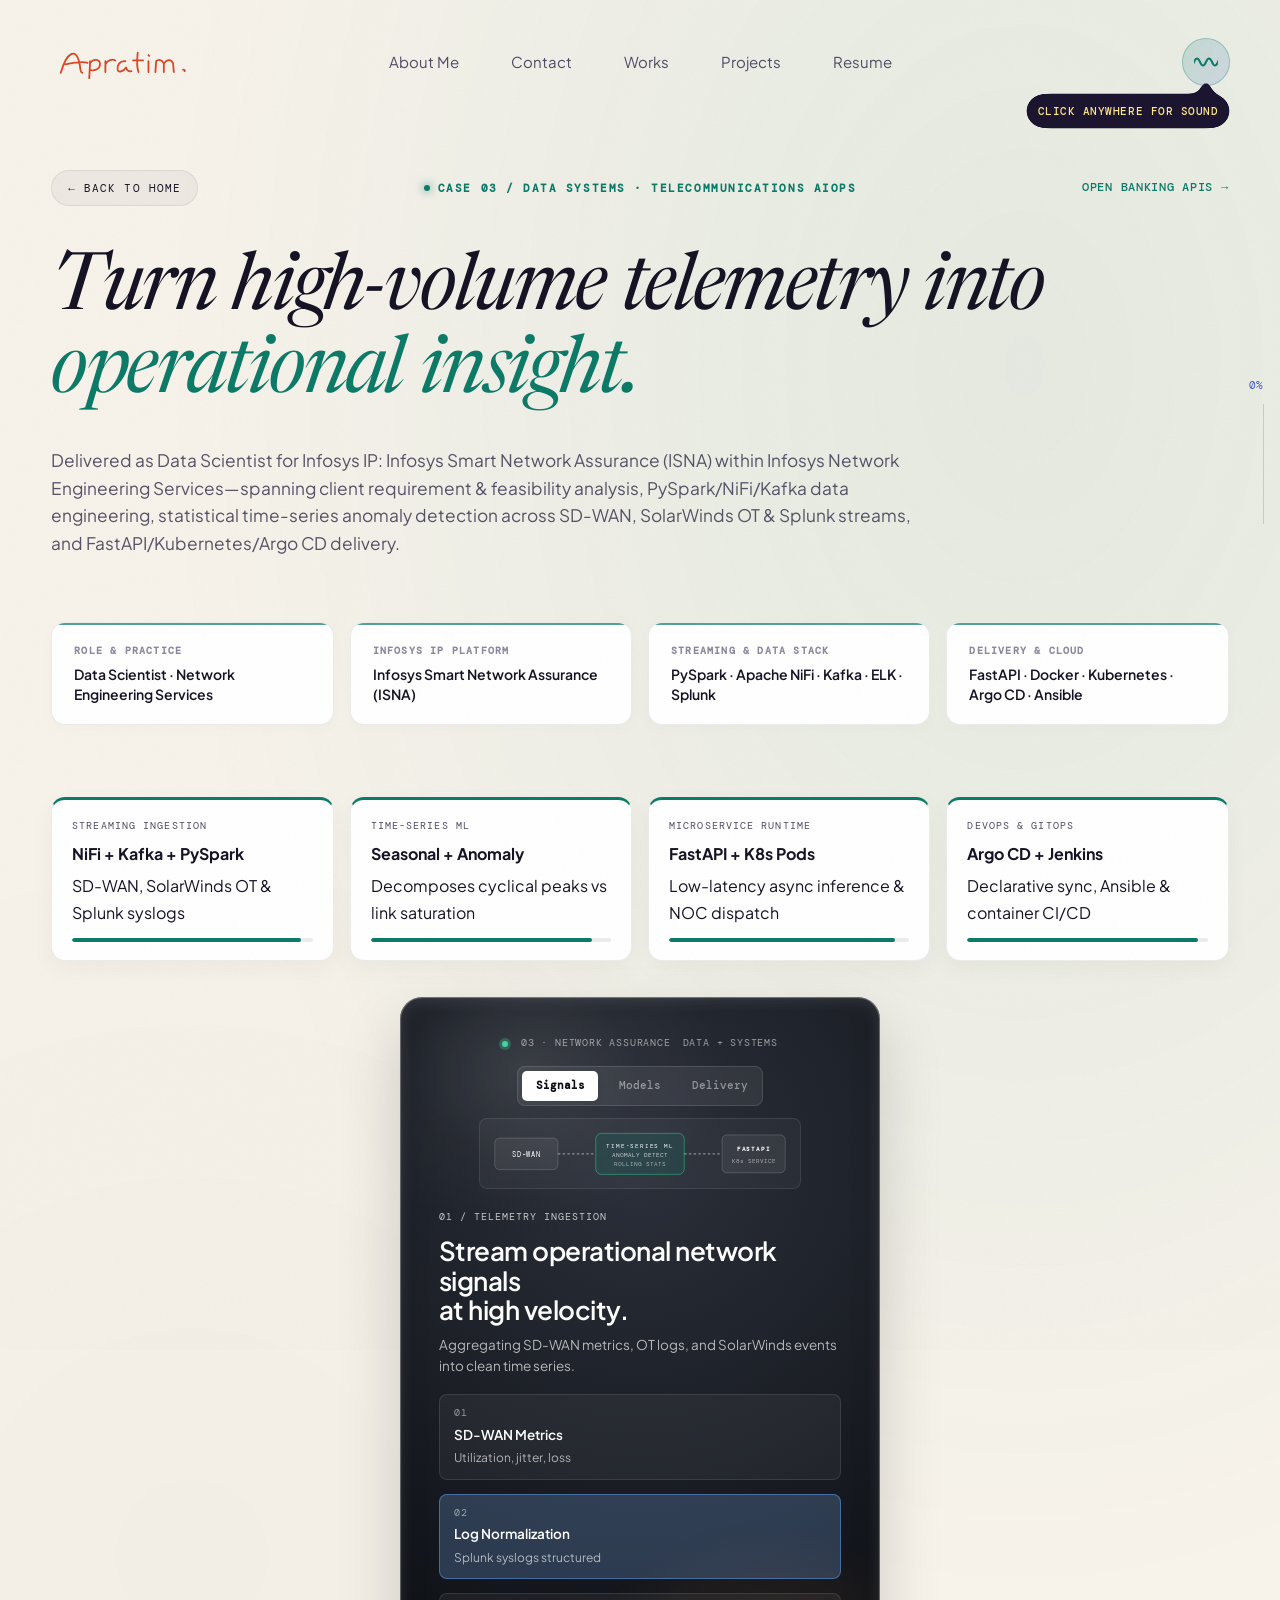
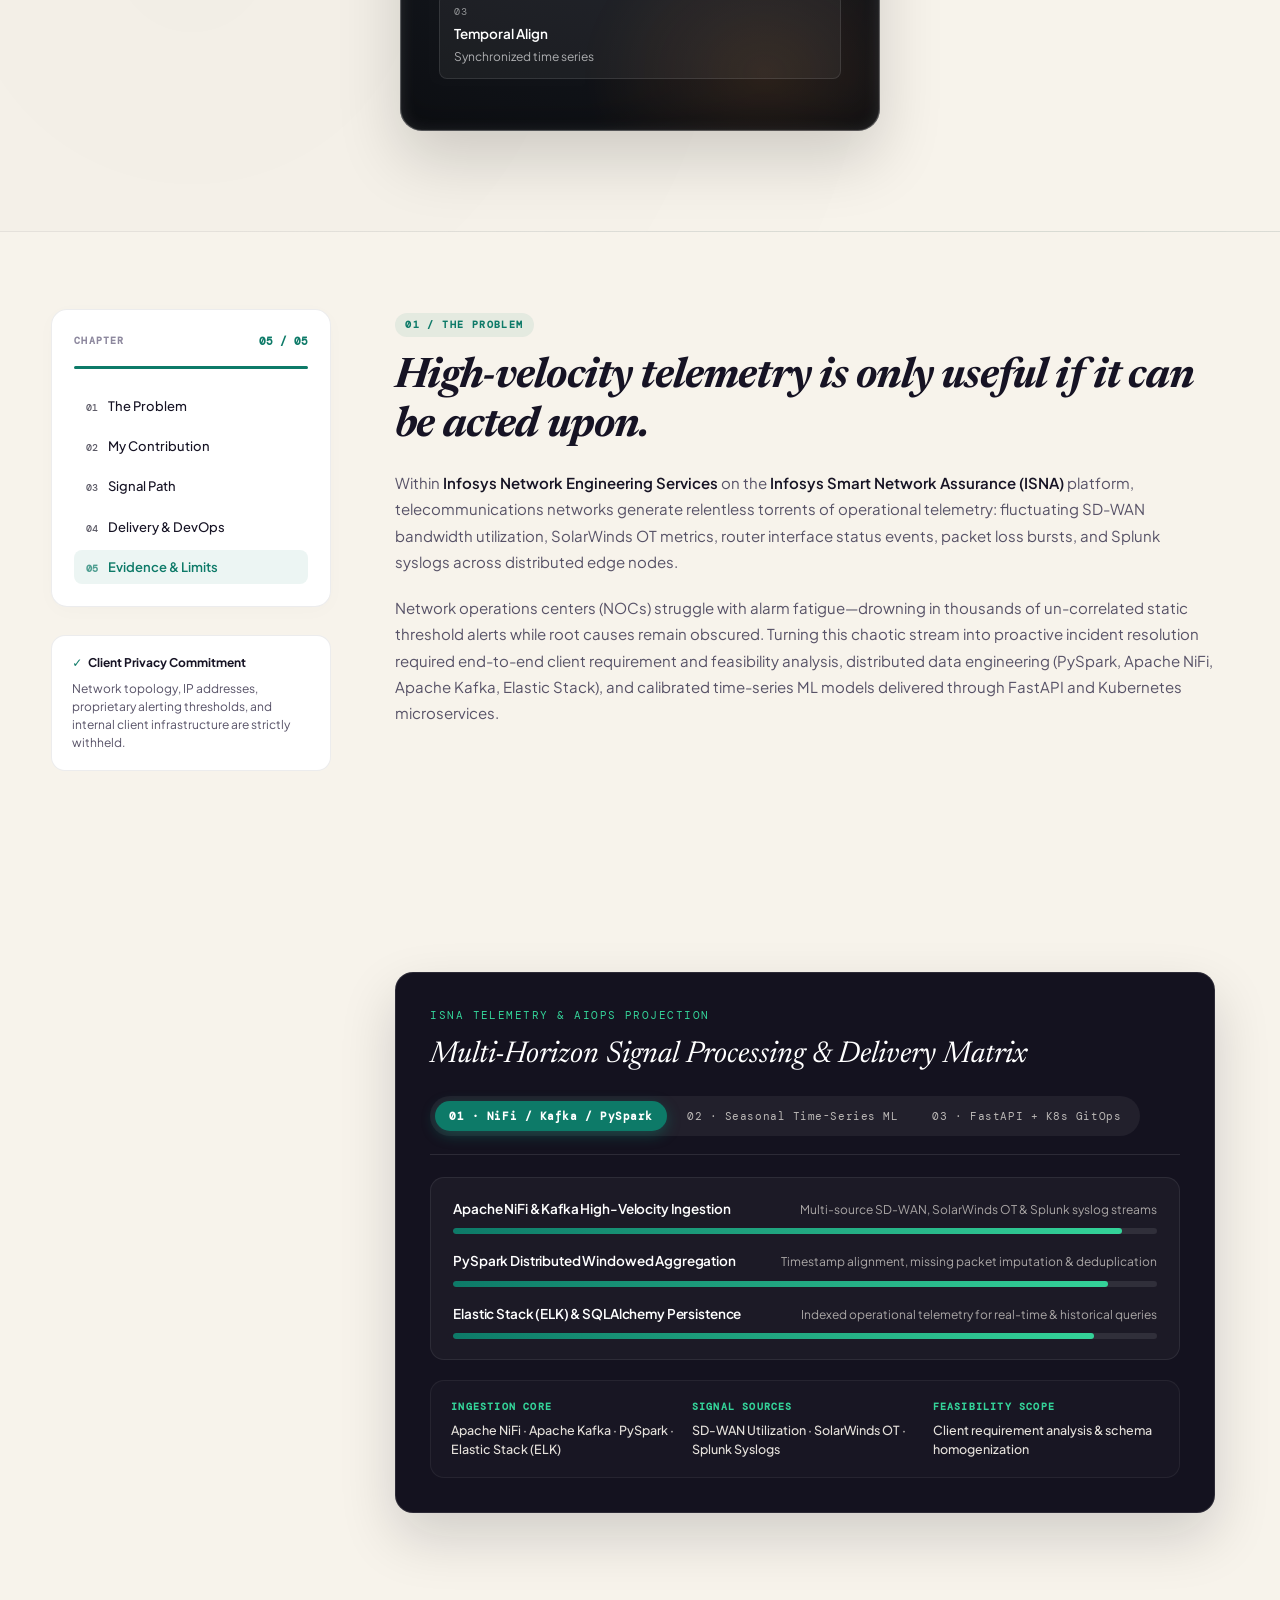
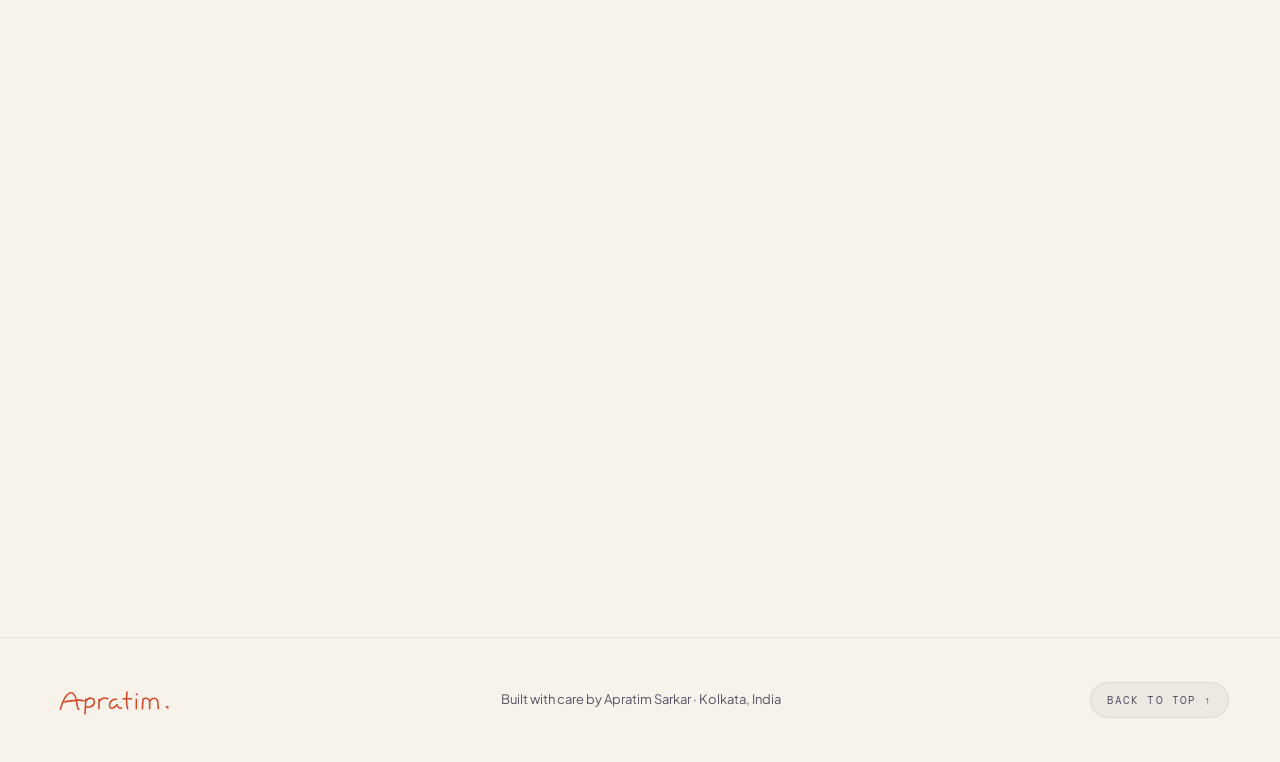
<file: work/network-assurance.html>
<!doctype html>
<html lang="en">
  <head>
    <meta charset="utf-8">
    <meta name="viewport" content="width=device-width, initial-scale=1">
    <meta name="theme-color" content="#0d7a68">
    <link rel="icon" href="data:image/svg+xml,%3Csvg xmlns='http://www.w3.org/2000/svg' viewBox='0 0 64 64'%3E%3Crect width='64' height='64' rx='16' fill='%230d7a68'/%3E%3Ctext x='50%25' y='54%25' dominant-baseline='middle' text-anchor='middle' font-family='Arial' font-weight='700' font-size='36' fill='white'%3EA.%3C/text%3E%3C/svg%3E">
    <meta name="description" content="Apratim Sarkar's case study on data engineering, time-series analysis, AIOps, and backend delivery for telecom network assurance.">
    <meta property="og:title" content="Network assurance and AIOps — Apratim Sarkar">
    <meta property="og:description" content="An editorial case study in network telemetry, time-series anomaly detection, ML microservices, and delivery.">
    <title>Network assurance and AIOps — Apratim Sarkar</title>
    <link rel="preconnect" href="https://fonts.googleapis.com">
    <link rel="preconnect" href="https://fonts.gstatic.com" crossorigin>
    <link
      href="https://fonts.googleapis.com/css2?family=Cinzel:wght@400..700&family=DM+Mono:ital,wght@0,300;0,400;0,500;1,400&family=Fraunces:ital,opsz,wght@0,9..144,300..800;1,9..144,300..700&family=Newsreader:ital,opsz,wght@0,6..72,200..800;1,6..72,200..800&family=Plus+Jakarta+Sans:ital,wght@0,300..800;1,400;1,600&family=Space+Grotesk:wght@400..700&display=swap"
      rel="stylesheet"
    >
    <link rel="stylesheet" href="../styles.css?v=jrp-editorial-2026-10-28h">
    <script src="../script.js?v=jrp-editorial-2026-10-28h" defer></script>
  </head>
  <body class="jrp-landing jrp-case-page" data-case-theme="network">
    <a class="skip-link" href="#main">Skip to content</a>

    <!-- Shared SVG liquid displacement & goo filters -->
    <svg class="jrp-svg-defs" width="0" height="0" aria-hidden="true">
      <defs>
        <filter id="jrp-goo">
          <feGaussianBlur in="SourceGraphic" stdDeviation="5" result="blur" />
          <feColorMatrix in="blur" mode="matrix" values="1 0 0 0 0  0 1 0 0 0  0 0 1 0 0  0 0 0 20 -9" result="goo" />
          <feComposite in="SourceGraphic" in2="goo" operator="atop" />
        </filter>
        <filter id="sound-goo" x="-30%" y="-30%" width="160%" height="180%" color-interpolation-filters="sRGB">
          <feGaussianBlur in="SourceGraphic" stdDeviation="6" result="blur" />
          <feColorMatrix in="blur" mode="matrix" values="1 0 0 0 0  0 1 0 0 0  0 0 1 0 0  0 0 0 22 -10" result="goo" />
          <feComposite in="SourceGraphic" in2="goo" operator="atop" />
        </filter>
        <filter id="liquid-tip-goo" x="-30%" y="-30%" width="160%" height="180%" color-interpolation-filters="sRGB">
          <feGaussianBlur in="SourceGraphic" stdDeviation="4" result="blur" />
          <feColorMatrix in="blur" mode="matrix" values="1 0 0 0 0  0 1 0 0 0  0 0 1 0 0  0 0 0 22 -10" result="goo" />
          <feComposite in="SourceGraphic" in2="goo" operator="atop" />
        </filter>
        <filter id="work-liquid-2" x="-12%" y="-12%" width="124%" height="124%">
          <feTurbulence type="fractalNoise" baseFrequency="0.014 0.02" numOctaves="2" seed="29" result="n" />
          <feDisplacementMap in="SourceGraphic" in2="n" scale="0" xChannelSelector="R" yChannelSelector="G" />
        </filter>
      </defs>
    </svg>

    <div class="grain" aria-hidden="true"></div>

    <!-- Right-edge reading progress indicator -->
    <div class="jrp-progress" aria-hidden="true">
      <span class="jrp-progress__value" data-reading-pct>0%</span>
      <span class="jrp-progress__line">
        <span class="jrp-progress__fill" data-reading-fill></span>
      </span>
    </div>

    <!-- Gooey floating cursor pill & anchored liquid tool-chip drip tooltip -->
    <div class="jrp-cursor-pill" data-cursor-pill-el aria-hidden="true">
      <span class="jrp-cursor-pill__goo">
        <i class="jrp-cursor-pill__drop" data-cursor-pill-drop></i>
        <i class="jrp-cursor-pill__burst" data-cursor-pill-burst></i>
        <i class="jrp-cursor-pill__body" data-cursor-pill-body></i>
      </span>
      <span class="jrp-cursor-pill__label" data-cursor-pill-label>View case study</span>
      <span class="jrp-cursor-pill__note" data-cursor-pill-note></span>
    </div>

    <div class="jrp-liquid-tip" data-liquid-tip aria-hidden="true">
      <span class="jrp-liquid-tip__goo">
        <i class="jrp-liquid-tip__drop" data-liquid-tip-drop></i>
        <i class="jrp-liquid-tip__body" data-liquid-tip-body></i>
      </span>
      <span class="jrp-liquid-tip__text" data-liquid-tip-text>
        <span class="jrp-liquid-tip__name" data-liquid-tip-name></span>
        <span class="jrp-liquid-tip__note" data-liquid-tip-note></span>
      </span>
    </div>

    <!-- Fixed Header Navigation -->
    <header class="site-header jrp-navbar" data-navbar>
      <div class="jrp-nav">
        <a class="wordmark jrp-brand" href="../index.html" aria-label="Apratim Sarkar, home">
          <svg class="jrp-signature" viewBox="0 0 210 52" aria-hidden="true">
            <path
              class="jrp-signature__path"
              d="M14 40 C22 12, 34 8, 38 26 C40 35, 39 40, 42 40 M20 29 C30 27, 42 25, 49 27 M52 25 C52 34, 51 45, 51 47 M52 28 C56 21, 65 22, 65 29 C65 36, 56 38, 52 36 M72 25 C72 31, 72 37, 72 39 M72 29 C75 23, 81 22, 85 24 M98 25 C91 24, 87 30, 88 36 C89 40, 95 39, 99 33 C100 37, 102 39, 106 38 M114 14 C113 24, 113 34, 115 39 M108 24 L121 24 M128 25 L128 39 M128 17 L129 18 M137 39 L138 25 C141 22, 146 23, 148 28 L148 39 M148 28 C152 22, 158 22, 160 28 L161 39 M173 36 C175 36, 176 37, 175 38"
            />
          </svg>
          <span class="sr-only">Apratim Sarkar</span>
        </a>

        <nav class="main-nav jrp-nav__links" aria-label="Main navigation">
          <a class="jrp-navbar__link" href="../index.html#about">About Me</a>
          <a class="jrp-navbar__link" href="../index.html#contact">Contact</a>
          <a class="jrp-navbar__link" href="../index.html#work">Works</a>
          <a class="jrp-navbar__link" href="../index.html#more-work">Projects</a>
          <a class="jrp-navbar__link" href="../index.html?resume=1">Resume</a>
        </nav>

        <button
          class="motion-toggle jrp-sound-toggle"
          type="button"
          data-sound-toggle
          data-motion-toggle
          aria-pressed="true"
          aria-label="Mute sound"
          title="Toggle interactive sound (M)"
        >
          <svg class="jrp-sound-toggle__wave" viewBox="0 0 24 24" aria-hidden="true">
            <line class="jrp-sound-toggle__flat" x1="4" y1="12" x2="20" y2="12" />
            <g class="jrp-sound-toggle__amp">
              <path class="jrp-sound-toggle__path" d="M-12 12 q3 -7 6 0 t6 0 t6 0 t6 0 t6 0 t6 0 t6 0 t6 0" />
            </g>
          </svg>
          <span class="jrp-sound-toggle__label" data-motion-label data-sound-label>Sound on</span>
          <span class="jrp-sound-tip" data-sound-tip aria-hidden="true">
            <span class="jrp-sound-tip__goo">
              <span class="jrp-sound-tip__stem"></span>
              <span class="jrp-sound-tip__pill"></span>
            </span>
            <span class="jrp-sound-tip__text" data-sound-tip-text>Click anywhere for sound</span>
          </span>
        </button>
      </div>
    </header>

    <main id="main">
      <!-- Editorial Case Hero -->
      <section class="jrp-case-hero">
        <div class="jrp-case-hero__shell">
          <div class="jrp-case-hero__topbar">
            <a class="jrp-case-back" href="../index.html#work" data-cursor-pill="Back to home">← Back to home</a>
            <span class="jrp-case-eyebrow">Case 03 / Data Systems · Telecommunications AIOps</span>
            <a class="jrp-case-next-top" href="open-banking-apis.html" data-cursor-pill="Next case study">Open Banking APIs →</a>
          </div>

          <h1 class="jrp-case-hero__title">
            Turn high-volume telemetry into <em>operational insight.</em>
          </h1>

          <p class="jrp-case-hero__lede">
            Delivered as Data Scientist for Infosys IP: Infosys Smart Network Assurance (ISNA) within Infosys Network Engineering Services—spanning client requirement &amp; feasibility analysis, PySpark/NiFi/Kafka data engineering, statistical time-series anomaly detection across SD-WAN, SolarWinds OT &amp; Splunk streams, and FastAPI/Kubernetes/Argo CD delivery.
          </p>

          <div class="jrp-case-meta">
            <div class="jrp-case-meta__item">
              <span class="jrp-case-meta__label">Role &amp; Practice</span>
              <strong class="jrp-case-meta__value">Data Scientist · Network Engineering Services</strong>
            </div>
            <div class="jrp-case-meta__item">
              <span class="jrp-case-meta__label">Infosys IP Platform</span>
              <strong class="jrp-case-meta__value">Infosys Smart Network Assurance (ISNA)</strong>
            </div>
            <div class="jrp-case-meta__item">
              <span class="jrp-case-meta__label">Streaming &amp; Data Stack</span>
              <strong class="jrp-case-meta__value">PySpark · Apache NiFi · Kafka · ELK · Splunk</strong>
            </div>
            <div class="jrp-case-meta__item">
              <span class="jrp-case-meta__label">Delivery &amp; Cloud</span>
              <strong class="jrp-case-meta__value">FastAPI · Docker · Kubernetes · Argo CD · Ansible</strong>
            </div>
          </div>

          <!-- Signal & Architecture Projection Strip -->
          <div class="jrp-case-kpis" aria-label="Network assurance signal projections">
            <div class="jrp-case-kpi__card">
              <span class="jrp-case-kpi__eyebrow">STREAMING INGESTION</span>
              <strong class="jrp-case-kpi__metric">NiFi + Kafka + PySpark</strong>
              <span class="jrp-case-kpi__sub">SD-WAN, SolarWinds OT &amp; Splunk syslogs</span>
              <div class="jrp-case-kpi__bar"><i data-bar-pct="95"></i></div>
            </div>
            <div class="jrp-case-kpi__card">
              <span class="jrp-case-kpi__eyebrow">TIME-SERIES ML</span>
              <strong class="jrp-case-kpi__metric">Seasonal + Anomaly</strong>
              <span class="jrp-case-kpi__sub">Decomposes cyclical peaks vs link saturation</span>
              <div class="jrp-case-kpi__bar"><i data-bar-pct="92"></i></div>
            </div>
            <div class="jrp-case-kpi__card">
              <span class="jrp-case-kpi__eyebrow">MICROSERVICE RUNTIME</span>
              <strong class="jrp-case-kpi__metric">FastAPI + K8s Pods</strong>
              <span class="jrp-case-kpi__sub">Low-latency async inference &amp; NOC dispatch</span>
              <div class="jrp-case-kpi__bar"><i data-bar-pct="94"></i></div>
            </div>
            <div class="jrp-case-kpi__card">
              <span class="jrp-case-kpi__eyebrow">DEVOPS &amp; GITOPS</span>
              <strong class="jrp-case-kpi__metric">Argo CD + Jenkins</strong>
              <span class="jrp-case-kpi__sub">Declarative sync, Ansible &amp; container CI/CD</span>
              <div class="jrp-case-kpi__bar"><i data-bar-pct="96"></i></div>
            </div>
          </div>

          <!-- Monolith System Architecture Showcase -->
          <div class="jrp-case-showcase">
            <div class="project-visual project-viewer jrp-monolith visual-network is-open is-centered" data-viewer data-story-media data-liquid-filter="work-liquid-2" aria-label="Network assurance interactive preview">
              <div class="jrp-monolith__rings" aria-hidden="true"><span></span><span></span></div>
              <div class="jrp-monolith__sheen" aria-hidden="true"></div>
              <div class="jrp-monolith__meniscus" aria-hidden="true"></div>
              <div class="jrp-monolith__top">
                <span><i class="jrp-live-dot" aria-hidden="true"></i> 03 · NETWORK ASSURANCE</span>
                <span>DATA + SYSTEMS</span>
              </div>
              <div class="viewer-tabs jrp-monolith__tabs" role="tablist" aria-label="Network assurance views">
                <button class="viewer-tab" type="button" role="tab" id="net-tab-signals" aria-controls="net-view-signals" aria-selected="true" tabindex="0">Signals</button>
                <button class="viewer-tab" type="button" role="tab" id="net-tab-models" aria-controls="net-view-models" aria-selected="false" tabindex="-1">Models</button>
                <button class="viewer-tab" type="button" role="tab" id="net-tab-delivery" aria-controls="net-view-delivery" aria-selected="false" tabindex="-1">Delivery</button>
              </div>
              <div class="jrp-monolith__viz" aria-hidden="true">
                <svg viewBox="0 0 380 68" class="jrp-monolith__svg">
                  <rect x="6" y="14" width="80" height="40" rx="6" fill="rgba(255,255,255,0.06)" stroke="rgba(255,255,255,0.2)"/>
                  <text x="46" y="38" text-anchor="middle" fill="#fff" font-family="DM Mono, monospace" font-size="9" letter-spacing="1">SD-WAN</text>
                  <path class="jrp-svg-flow" d="M86 34 H134" stroke="rgba(255,255,255,0.45)" stroke-width="1.5" stroke-dasharray="3 3"/>
                  <rect x="134" y="8" width="112" height="52" rx="7" fill="rgba(13,122,104,0.2)" stroke="rgba(52,211,153,0.6)"/>
                  <text x="190" y="26" text-anchor="middle" fill="#fff" font-family="DM Mono, monospace" font-size="8" letter-spacing="1">TIME-SERIES ML</text>
                  <text x="190" y="38" text-anchor="middle" fill="rgba(255,255,255,0.75)" font-family="DM Mono, monospace" font-size="8">ANOMALY DETECT</text>
                  <text x="190" y="50" text-anchor="middle" fill="rgba(255,255,255,0.58)" font-family="DM Mono, monospace" font-size="7">ROLLING STATS</text>
                  <path class="jrp-svg-flow" d="M246 34 H294" stroke="rgba(255,255,255,0.45)" stroke-width="1.5" stroke-dasharray="3 3"/>
                  <rect x="294" y="10" width="80" height="48" rx="6" fill="rgba(255,255,255,0.06)" stroke="rgba(255,255,255,0.2)"/>
                  <text x="334" y="31" text-anchor="middle" fill="#fff" font-family="DM Mono, monospace" font-size="8" font-weight="600" letter-spacing="1">FASTAPI</text>
                  <text x="334" y="45" text-anchor="middle" fill="rgba(255,255,255,0.58)" font-family="DM Mono, monospace" font-size="7">K8s SERVICE</text>
                </svg>
              </div>
              <section class="viewer-pane jrp-monolith__pane" role="tabpanel" id="net-view-signals" aria-labelledby="net-tab-signals" tabindex="0">
                <div class="jrp-monolith__headline">
                  <span>01 / TELEMETRY INGESTION</span>
                  <h4>Stream operational network signals<br>at high velocity.</h4>
                  <p>Aggregating SD-WAN metrics, OT logs, and SolarWinds events into clean time series.</p>
                </div>
                <div class="jrp-monolith__cards">
                  <div class="jrp-monolith__step"><i>01</i><strong>SD-WAN Metrics</strong><small>Utilization, jitter, loss</small></div>
                  <div class="jrp-monolith__step is-accent"><i>02</i><strong>Log Normalization</strong><small>Splunk syslogs structured</small></div>
                  <div class="jrp-monolith__step"><i>03</i><strong>Temporal Align</strong><small>Synchronized time series</small></div>
                </div>
              </section>
              <section class="viewer-pane jrp-monolith__pane" role="tabpanel" id="net-view-models" aria-labelledby="net-tab-models" tabindex="0" hidden>
                <div class="jrp-monolith__headline">
                  <span>02 / ANOMALY DETECTION</span>
                  <h4>Detect degradation<br>before downtime occurs.</h4>
                  <p>Statistical time-series models isolate unexpected utilization shifts.</p>
                </div>
                <div class="jrp-monolith__cards">
                  <div class="jrp-monolith__step"><i>DECOMPOSE</i><strong>Trend &amp; Season</strong><small>Separates regular traffic peaks</small></div>
                  <div class="jrp-monolith__step is-accent"><i>CLASSIFY</i><strong>Anomaly ML</strong><small>Calibrated threshold detector</small></div>
                  <div class="jrp-monolith__step"><i>RESOLVE</i><strong>Root-Cause Cue</strong><small>Pinpoints failing branch node</small></div>
                </div>
              </section>
              <section class="viewer-pane jrp-monolith__pane" role="tabpanel" id="net-view-delivery" aria-labelledby="net-tab-delivery" tabindex="0" hidden>
                <div class="jrp-monolith__headline">
                  <span>03 / PRODUCTION DELIVERY</span>
                  <h4>Declarative deployment<br>with GitOps &amp; Docker.</h4>
                  <p>FastAPI microservices packaged into containers and deployed via Argo CD on Kubernetes.</p>
                </div>
                <div class="jrp-monolith__cards">
                  <div class="jrp-monolith__step"><i>API</i><strong>FastAPI Service</strong><small>Sub-second async inference</small></div>
                  <div class="jrp-monolith__step is-accent"><i>K8S</i><strong>Kubernetes Pods</strong><small>Containerized runtime</small></div>
                  <div class="jrp-monolith__step"><i>GITOPS</i><strong>Argo CD</strong><small>Declarative sync and rollback</small></div>
                </div>
              </section>
            </div>
          </div>
        </div>
      </section>

      <!-- Two-Column Story Layout -->
      <div class="jrp-case-layout">
        <!-- Sticky Story Sidebar -->
        <aside class="jrp-case-sidebar">
          <div class="jrp-case-tracker">
            <div class="jrp-case-tracker__head">
              <span class="jrp-case-tracker__label">Chapter</span>
              <strong class="jrp-case-tracker__count" data-jrp-case-count>01 / 05</strong>
            </div>
            <div class="jrp-case-tracker__bar">
              <i class="jrp-case-tracker__fill" data-jrp-case-fill style="width: 20%"></i>
            </div>
            <nav class="jrp-case-nav" aria-label="Case study chapters">
              <a class="jrp-case-nav__item is-active" href="#problem" data-case-link aria-current="location">
                <span class="jrp-case-nav__num">01</span>
                <span>The Problem</span>
              </a>
              <a class="jrp-case-nav__item" href="#contribution" data-case-link>
                <span class="jrp-case-nav__num">02</span>
                <span>My Contribution</span>
              </a>
              <a class="jrp-case-nav__item" href="#system" data-case-link>
                <span class="jrp-case-nav__num">03</span>
                <span>Signal Path</span>
              </a>
              <a class="jrp-case-nav__item" href="#delivery" data-case-link>
                <span class="jrp-case-nav__num">04</span>
                <span>Delivery &amp; DevOps</span>
              </a>
              <a class="jrp-case-nav__item" href="#evidence" data-case-link>
                <span class="jrp-case-nav__num">05</span>
                <span>Evidence &amp; Limits</span>
              </a>
            </nav>
          </div>

          <div class="jrp-case-sidebar__badge">
            <strong>Client Privacy Commitment</strong>
            <span>Network topology, IP addresses, proprietary alerting thresholds, and internal client infrastructure are strictly withheld.</span>
          </div>
        </aside>

        <!-- Case Story Content -->
        <article class="jrp-case-article">
          <section class="jrp-case-section" id="problem">
            <span class="jrp-case-section__badge">01 / THE PROBLEM</span>
            <h2 class="jrp-case-section__title">High-velocity telemetry is only useful if it can be acted upon.</h2>
            <p>
              Within <strong>Infosys Network Engineering Services</strong> on the <strong>Infosys Smart Network Assurance (ISNA)</strong> platform, telecommunications networks generate relentless torrents of operational telemetry: fluctuating SD-WAN bandwidth utilization, SolarWinds OT metrics, router interface status events, packet loss bursts, and Splunk syslogs across distributed edge nodes.
            </p>
            <p>
              Network operations centers (NOCs) struggle with alarm fatigue—drowning in thousands of un-correlated static threshold alerts while root causes remain obscured. Turning this chaotic stream into proactive incident resolution required end-to-end client requirement and feasibility analysis, distributed data engineering (PySpark, Apache NiFi, Apache Kafka, Elastic Stack), and calibrated time-series ML models delivered through FastAPI and Kubernetes microservices.
            </p>
            <div class="jrp-case-compare" role="region" aria-label="Before and after network assurance comparison">
              <div class="jrp-case-compare__card jrp-case-compare__card--before">
                <span class="jrp-case-compare__tag">STATIC THRESHOLD ALARMS</span>
                <h3>NOC alarm fatigue &amp; reactive triage</h3>
                <p>Static utilization thresholds fired thousands of uncorrelated alerts during normal business-hour traffic peaks, masking genuine link degradation.</p>
              </div>
              <div class="jrp-case-compare__card jrp-case-compare__card--after">
                <span class="jrp-case-compare__tag">ISNA TIME-SERIES AIOPS</span>
                <h3>Seasonal decomposition &amp; FastAPI K8s dispatch</h3>
                <p>PySpark, NiFi, and Kafka pipelines feed seasonal time-series anomaly detectors served via FastAPI and Argo CD GitOps before link failure occurs.</p>
              </div>
            </div>

            <!-- Interactive Telemetry & Anomaly Projection Simulator -->
            <div class="jrp-case-proj" data-proj-switcher>
              <div class="jrp-case-proj__head">
                <div>
                  <span class="jrp-case-proj__eyebrow">ISNA TELEMETRY &amp; AIOPS PROJECTION</span>
                  <h3 class="jrp-case-proj__title">Multi-Horizon Signal Processing &amp; Delivery Matrix</h3>
                </div>
                <div class="jrp-case-proj__tabs" role="tablist" aria-label="ISNA pipeline stages">
                  <button type="button" class="jrp-case-proj__tab is-active" data-proj-tab="net-stream" aria-selected="true">01 · NiFi / Kafka / PySpark</button>
                  <button type="button" class="jrp-case-proj__tab" data-proj-tab="net-ts" aria-selected="false">02 · Seasonal Time-Series ML</button>
                  <button type="button" class="jrp-case-proj__tab" data-proj-tab="net-k8s" aria-selected="false">03 · FastAPI + K8s GitOps</button>
                </div>
              </div>

              <div class="jrp-case-proj__pane is-active" data-proj-pane="net-stream">
                <div class="jrp-case-proj__bars">
                  <div class="jrp-case-proj__row">
                    <div class="jrp-case-proj__label"><strong>Apache NiFi &amp; Kafka High-Velocity Ingestion</strong><span>Multi-source SD-WAN, SolarWinds OT &amp; Splunk syslog streams</span></div>
                    <div class="jrp-case-proj__track"><i data-bar-pct="95"></i></div>
                  </div>
                  <div class="jrp-case-proj__row">
                    <div class="jrp-case-proj__label"><strong>PySpark Distributed Windowed Aggregation</strong><span>Timestamp alignment, missing packet imputation &amp; deduplication</span></div>
                    <div class="jrp-case-proj__track"><i data-bar-pct="93"></i></div>
                  </div>
                  <div class="jrp-case-proj__row">
                    <div class="jrp-case-proj__label"><strong>Elastic Stack (ELK) &amp; SQLAlchemy Persistence</strong><span>Indexed operational telemetry for real-time &amp; historical queries</span></div>
                    <div class="jrp-case-proj__track"><i data-bar-pct="91"></i></div>
                  </div>
                </div>
                <div class="jrp-case-proj__meta">
                  <div><span>INGESTION CORE</span><strong>Apache NiFi · Apache Kafka · PySpark · Elastic Stack (ELK)</strong></div>
                  <div><span>SIGNAL SOURCES</span><strong>SD-WAN Utilization · SolarWinds OT · Splunk Syslogs</strong></div>
                  <div><span>FEASIBILITY SCOPE</span><strong>Client requirement analysis &amp; schema homogenization</strong></div>
                </div>
              </div>

              <div class="jrp-case-proj__pane" data-proj-pane="net-ts" hidden>
                <div class="jrp-case-proj__bars">
                  <div class="jrp-case-proj__row">
                    <div class="jrp-case-proj__label"><strong>Trend, Seasonality &amp; Residual Decomposition</strong><span>Isolates diurnal business peaks from anomalous link saturation</span></div>
                    <div class="jrp-case-proj__track"><i data-bar-pct="94"></i></div>
                  </div>
                  <div class="jrp-case-proj__row">
                    <div class="jrp-case-proj__label"><strong>Generalized Multi-Branch Anomaly Classifiers</strong><span>Calibrated across heterogeneous edge router topologies</span></div>
                    <div class="jrp-case-proj__track"><i data-bar-pct="90"></i></div>
                  </div>
                  <div class="jrp-case-proj__row">
                    <div class="jrp-case-proj__label"><strong>False-Positive Alarm Suppression</strong><span>Correlates syslog events with utilization drift before alerting</span></div>
                    <div class="jrp-case-proj__track"><i data-bar-pct="92"></i></div>
                  </div>
                </div>
                <div class="jrp-case-proj__meta">
                  <div><span>MODELLING STACK</span><strong>Python · Time-Series Analysis · Mathematical Statistics · ML</strong></div>
                  <div><span>DETECTION MODE</span><strong>Proactive degradation warning prior to link drop</strong></div>
                  <div><span>OUTPUT SIGNAL</span><strong>Calibrated anomaly probability + branch root-cause cue</strong></div>
                </div>
              </div>

              <div class="jrp-case-proj__pane" data-proj-pane="net-k8s" hidden>
                <div class="jrp-case-proj__bars">
                  <div class="jrp-case-proj__row">
                    <div class="jrp-case-proj__label"><strong>Asynchronous FastAPI Inference Microservices</strong><span>Sub-second REST endpoints serving live NOC dashboards</span></div>
                    <div class="jrp-case-proj__track"><i data-bar-pct="96"></i></div>
                  </div>
                  <div class="jrp-case-proj__row">
                    <div class="jrp-case-proj__label"><strong>Docker &amp; Kubernetes Horizontal Orchestration</strong><span>Resilient pod autoscaling under telemetry burst loads</span></div>
                    <div class="jrp-case-proj__track"><i data-bar-pct="94"></i></div>
                  </div>
                  <div class="jrp-case-proj__row">
                    <div class="jrp-case-proj__label"><strong>Argo CD, Ansible &amp; Jenkins GitOps Delivery</strong><span>Declarative cluster sync, automated CI/CD &amp; zero-downtime rollback</span></div>
                    <div class="jrp-case-proj__track"><i data-bar-pct="95"></i></div>
                  </div>
                </div>
                <div class="jrp-case-proj__meta">
                  <div><span>RUNTIME STACK</span><strong>FastAPI · Docker · Kubernetes · Argo CD · Ansible · Jenkins</strong></div>
                  <div><span>DEPLOYMENT PATTERN</span><strong>GitOps declarative manifests &amp; automated rollout gates</strong></div>
                  <div><span>OPERATIONAL TARGET</span><strong>ISNA production assurance &amp; automated ticketing hooks</strong></div>
                </div>
              </div>
            </div>
          </section>

          <section class="jrp-case-section" id="contribution">
            <span class="jrp-case-section__badge">02 / MY CONTRIBUTION</span>
            <h2 class="jrp-case-section__title">Bridging the entire journey from raw signal to live service.</h2>
            <p>
              My contributions spanned data engineering, predictive modeling, and production backend deployment:
            </p>
            <ul style="padding-left: 20px; line-height: 1.8; color: var(--jrp-ink-muted); margin-bottom: 24px;">
              <li><strong>Data Engineering &amp; Ingestion:</strong> Built high-throughput data cleaning pipelines to normalize large-scale SD-WAN utilization series, OT network metrics (SolarWinds), and unstructured Splunk logs.</li>
              <li><strong>Time-Series Analysis:</strong> Performed statistical decomposition (trend, seasonality, noise) and trained generalized ML anomaly detectors to isolate degradation patterns before catastrophic link failure.</li>
              <li><strong>FastAPI Microservices:</strong> Implemented asynchronous REST APIs to serve model predictions and anomaly scores with sub-second response times.</li>
              <li><strong>Automated Delivery Infrastructure:</strong> Configured Docker containers, Kubernetes deployments, and GitOps automation with Argo CD, Ansible, and Jenkins.</li>
            </ul>
            <div class="jrp-case-callout">
              <strong>Multi-Disciplinary Scope</strong>
              <span>Data Engineer, Data Scientist, and Backend Developer delivering end-to-end AIOps capabilities.</span>
            </div>
          </section>

          <section class="jrp-case-section" id="system">
            <span class="jrp-case-section__badge">03 / SYSTEM APPROACH</span>
            <h2 class="jrp-case-section__title">Decoupling the data pipeline from the operational runtime.</h2>
            <p>
              A robust AIOps architecture separates data ingestion and model inference from operational consuming systems. The interactive diagram below traces the conceptual sequence from raw operational data to alert dispatch:
            </p>

            <div class="network-path" data-network-path>
              <aside class="network-path-map" aria-label="Scroll-linked network assurance path">
                <div class="network-path-map-head"><span>FOLLOW THE SIGNAL</span><strong data-network-path-count>01 / 05</strong></div>
                <nav class="network-path-nav" aria-label="Network assurance stages">
                  <span class="network-path-track" aria-hidden="true"><i data-network-path-progress></i></span>
                  <a href="#network-stage-input" data-network-path-link="0" aria-current="step"><span>01</span><strong>Signals</strong><small>SD-WAN + logs</small></a>
                  <a href="#network-stage-prepare" data-network-path-link="1"><span>02</span><strong>Prepare</strong><small>Clean + structure</small></a>
                  <a href="#network-stage-analyze" data-network-path-link="2"><span>03</span><strong>Analyze</strong><small>Time series</small></a>
                  <a href="#network-stage-model" data-network-path-link="3"><span>04</span><strong>Model</strong><small>Use-case ML</small></a>
                  <a href="#network-stage-deliver" data-network-path-link="4"><span>05</span><strong>Deliver</strong><small>API + operations</small></a>
                </nav>
                <p class="network-path-readout" data-network-path-readout>Network and log signals provide the starting point for the analysis.</p>
                <span class="network-path-note">CONCEPTUAL SEQUENCE · CLIENT TOPOLOGY OMITTED</span>
              </aside>
              <div class="network-path-stages">
                <article class="network-path-stage is-active" id="network-stage-input" data-network-path-stage="0" data-network-path-summary="Network and log signals provide the starting point for the analysis.">
                  <span>01 / SIGNALS</span><h3>Start with operational data.</h3>
                  <p>Continuous ingestion of SD-WAN interface utilization metrics, OT network telemetry, and Splunk syslogs across distributed edge nodes.</p>
                </article>
                <article class="network-path-stage" id="network-stage-prepare" data-network-path-stage="1" data-network-path-summary="Cleaning and engineering large datasets prepares varied inputs for analysis.">
                  <span>02 / PREPARE</span><h3>Make heterogeneous inputs usable.</h3>
                  <p>Timestamp alignment, missing packet imputation, deduplication, and schema homogenization across varied network telemetry standards.</p>
                </article>
                <article class="network-path-stage" id="network-stage-analyze" data-network-path-stage="2" data-network-path-summary="Statistical time-series analysis helps explore network behavior against a use case.">
                  <span>03 / ANALYZE</span><h3>Decompose behavior over time.</h3>
                  <p>Rolling statistical windows identify cyclical utilization baselines, separating normal business peak traffic from anomalous saturation spikes.</p>
                </article>
                <article class="network-path-stage" id="network-stage-model" data-network-path-stage="3" data-network-path-summary="Generalized machine-learning models were developed in response to specific use cases.">
                  <span>04 / MODEL</span><h3>Calibrate models to use-case risks.</h3>
                  <p>Trained classifiers and forecasting models evaluate multi-variable risk metrics without assuming identical behavior across different branch topologies.</p>
                </article>
                <article class="network-path-stage" id="network-stage-deliver" data-network-path-stage="4" data-network-path-summary="FastAPI services and delivery tooling carry model capabilities toward their operating environment.">
                  <span>05 / DELIVER</span><h3>Expose results through resilient APIs.</h3>
                  <p>FastAPI endpoints stream anomaly probabilities directly to NOC dashboards and automated ticketing workflows with low latency.</p>
                </article>
              </div>
            </div>
          </section>

          <section class="jrp-case-section" id="delivery">
            <span class="jrp-case-section__badge">04 / DELIVERY &amp; DEVOPS</span>
            <h2 class="jrp-case-section__title">Machine learning is only as reliable as its deployment pipeline.</h2>
            <p>
              Models require dependable paths to production. Packaging and serving were treated with the same engineering rigor as statistical modeling:
            </p>
            <div class="jrp-decision-grid">
              <div class="jrp-decision-card">
                <span class="jrp-decision-card__idx">01</span>
                <h3>FastAPI Microservices</h3>
                <p>Asynchronous Python service layer with automatic OpenAPI documentation and strict Pydantic payload validation.</p>
              </div>
              <div class="jrp-decision-card">
                <span class="jrp-decision-card__idx">02</span>
                <h3>Container Isolation</h3>
                <p>Multi-stage Docker containers maintain deterministic dependencies and minimal attack surfaces across testing and staging.</p>
              </div>
              <div class="jrp-decision-card">
                <span class="jrp-decision-card__idx">03</span>
                <h3>Kubernetes &amp; Argo CD</h3>
                <p>GitOps deployments managed via Argo CD ensure declarative, version-controlled rollouts and automated rollback capabilities.</p>
              </div>
              <div class="jrp-decision-card">
                <span class="jrp-decision-card__idx">04</span>
                <h3>Jenkins &amp; JFrog</h3>
                <p>Automated CI verification runs unit tests, lints schemas, and stages versioned build artifacts in enterprise repositories.</p>
              </div>
            </div>
          </section>

          <section class="jrp-case-section" id="evidence">
            <span class="jrp-case-section__badge">05 / EVIDENCE &amp; LIMITS</span>
            <h2 class="jrp-case-section__title">Confidentiality and scope distinctions.</h2>
            <p>
              This case study is an anonymized technical summary based on Apratim's verified engineering responsibilities. Specific client identities, actual network telemetry dumps, production topologies, and internal SLA numbers are omitted.
            </p>
            <div class="jrp-case-callout">
              <strong>Professional Standard</strong>
              <span>System capabilities and engineering patterns are documented truthfully without overstating ownership or disclosing proprietary client operations.</span>
            </div>
          </section>
        </article>
      </div>

      <!-- Cinematic Next Project Flow -->
      <section class="jrp-case-next">
        <a class="jrp-case-next__card" href="open-banking-apis.html">
          <span class="jrp-case-next__tag">NEXT CHAPTER · 04</span>
          <h2 class="jrp-case-next__title">
            Open Banking APIs <em>&amp; Specification Workflows</em>
          </h2>
          <span class="jrp-case-next__action">
            Read Case Study <span aria-hidden="true">→</span>
          </span>
        </a>
      </section>
    </main>

    <!-- Editorial Footer -->
    <footer class="jrp-case-footer">
      <div class="jrp-case-footer__inner">
        <a class="wordmark jrp-brand" href="../index.html" aria-label="Apratim Sarkar, home">
          <svg class="jrp-signature" viewBox="0 0 210 52" style="width: 140px; height: 36px" aria-hidden="true">
            <path
              class="jrp-signature__path"
              d="M14 40 C22 12, 34 8, 38 26 C40 35, 39 40, 42 40 M20 29 C30 27, 42 25, 49 27 M52 25 C52 34, 51 45, 51 47 M52 28 C56 21, 65 22, 65 29 C65 36, 56 38, 52 36 M72 25 C72 31, 72 37, 72 39 M72 29 C75 23, 81 22, 85 24 M98 25 C91 24, 87 30, 88 36 C89 40, 95 39, 99 33 C100 37, 102 39, 106 38 M114 14 C113 24, 113 34, 115 39 M108 24 L121 24 M128 25 L128 39 M128 17 L129 18 M137 39 L138 25 C141 22, 146 23, 148 28 L148 39 M148 28 C152 22, 158 22, 160 28 L161 39 M173 36 C175 36, 176 37, 175 38"
            />
          </svg>
        </a>
        <p>Built with care by Apratim Sarkar · Kolkata, India</p>
        <a class="jrp-case-back" href="#top">Back to top ↑</a>
      </div>
    </footer>
  </body>
</html>
</file>
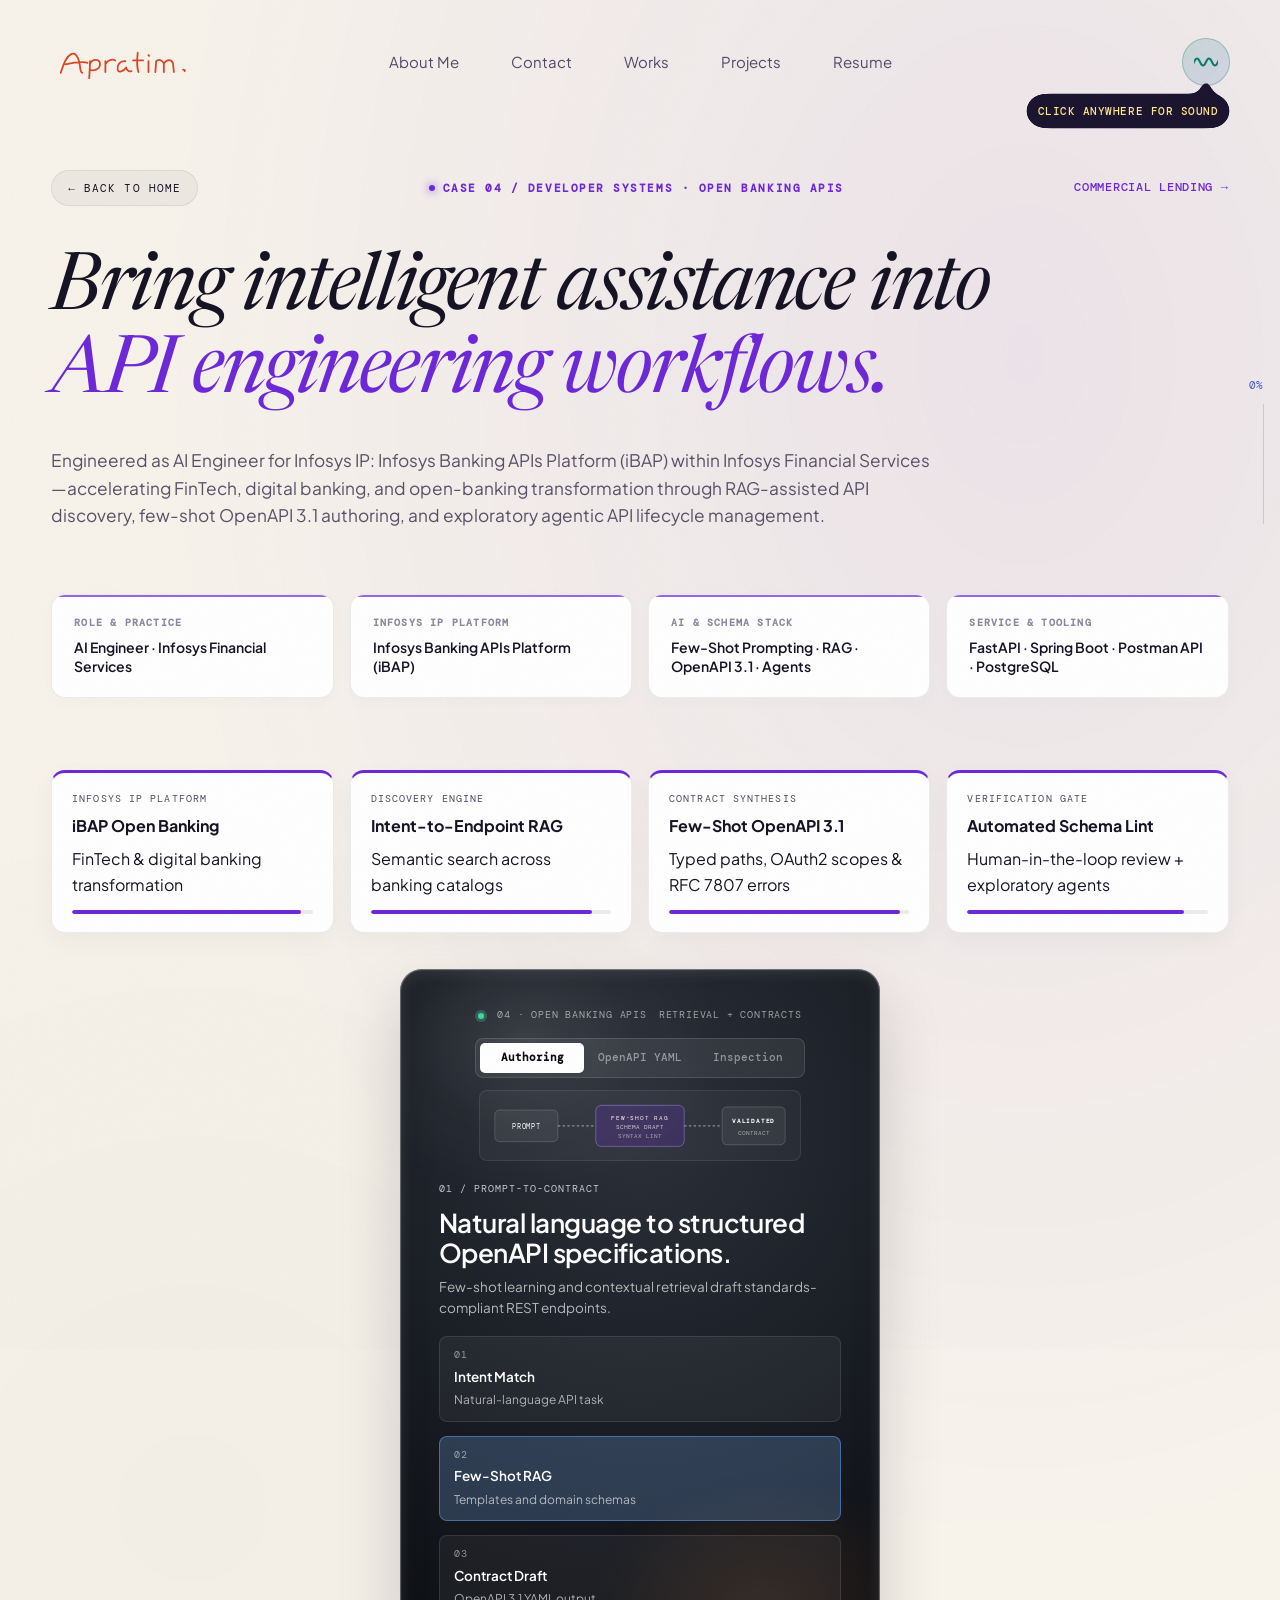
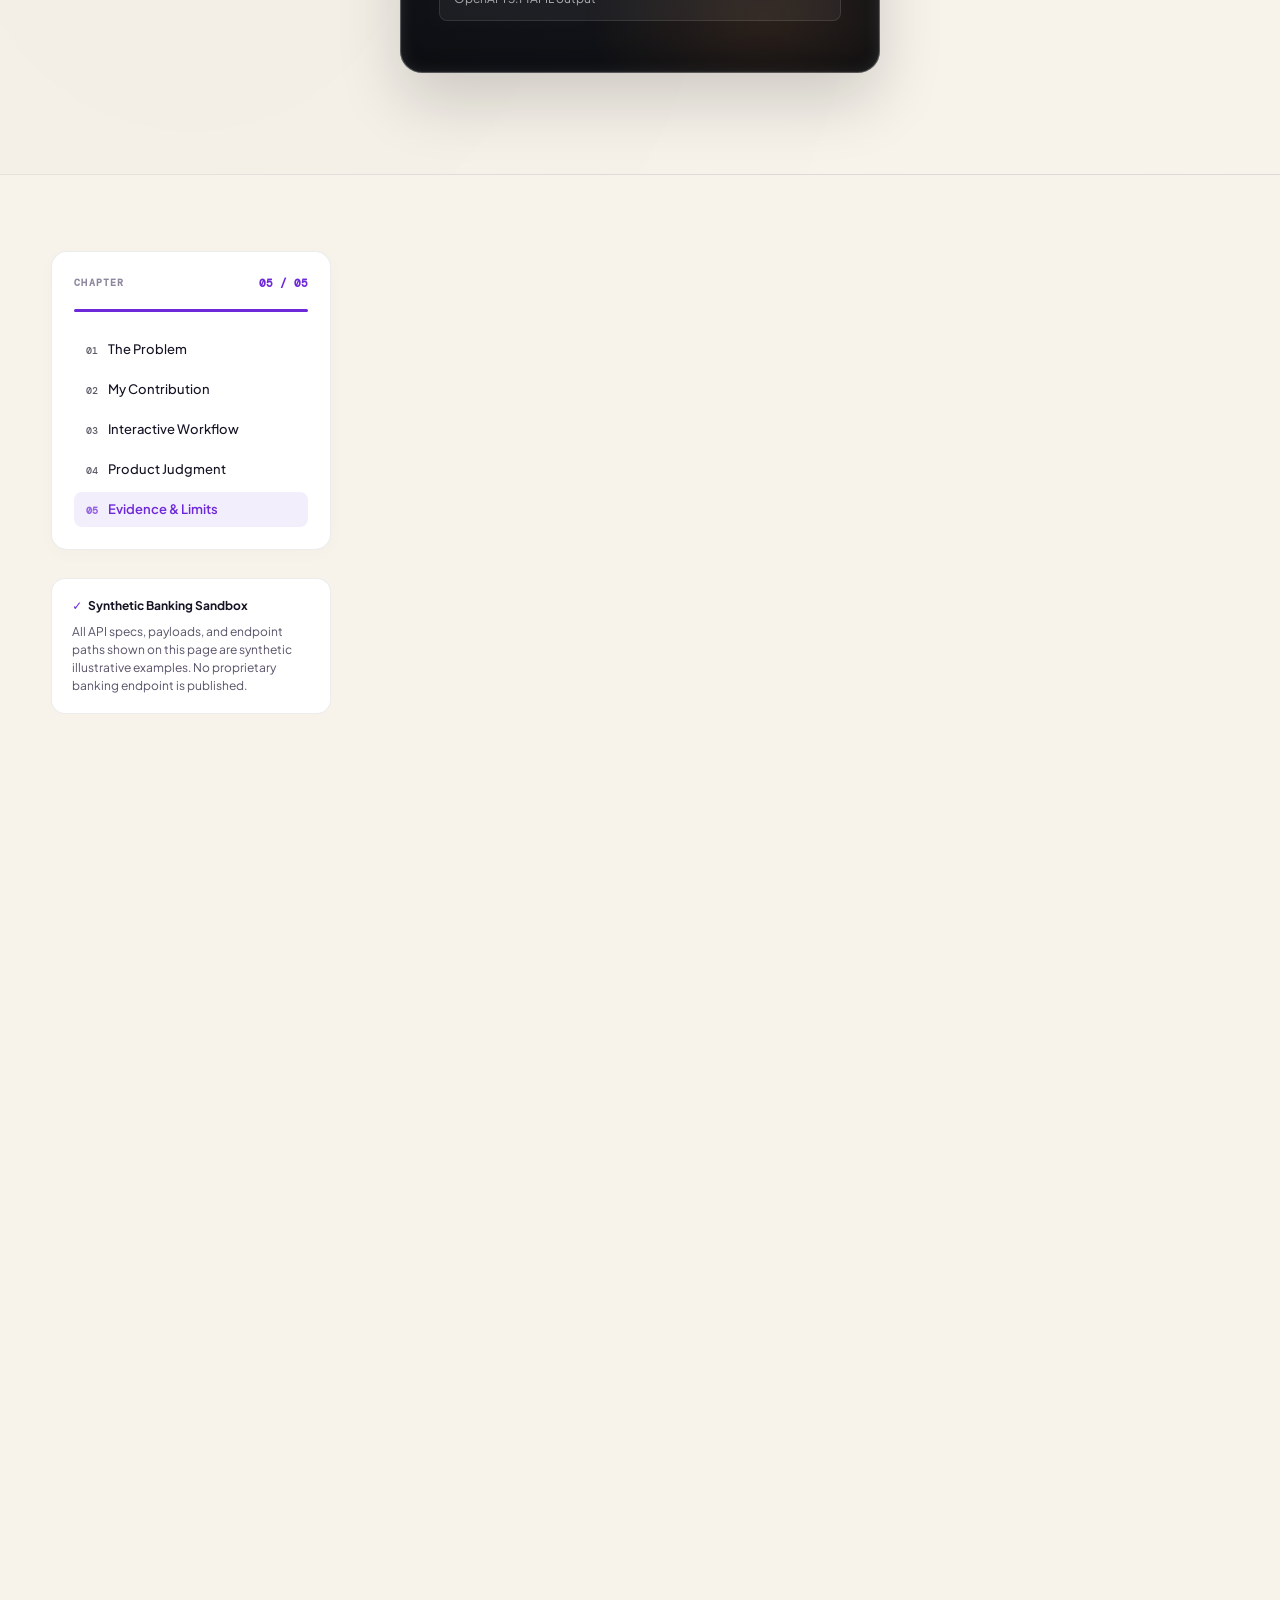
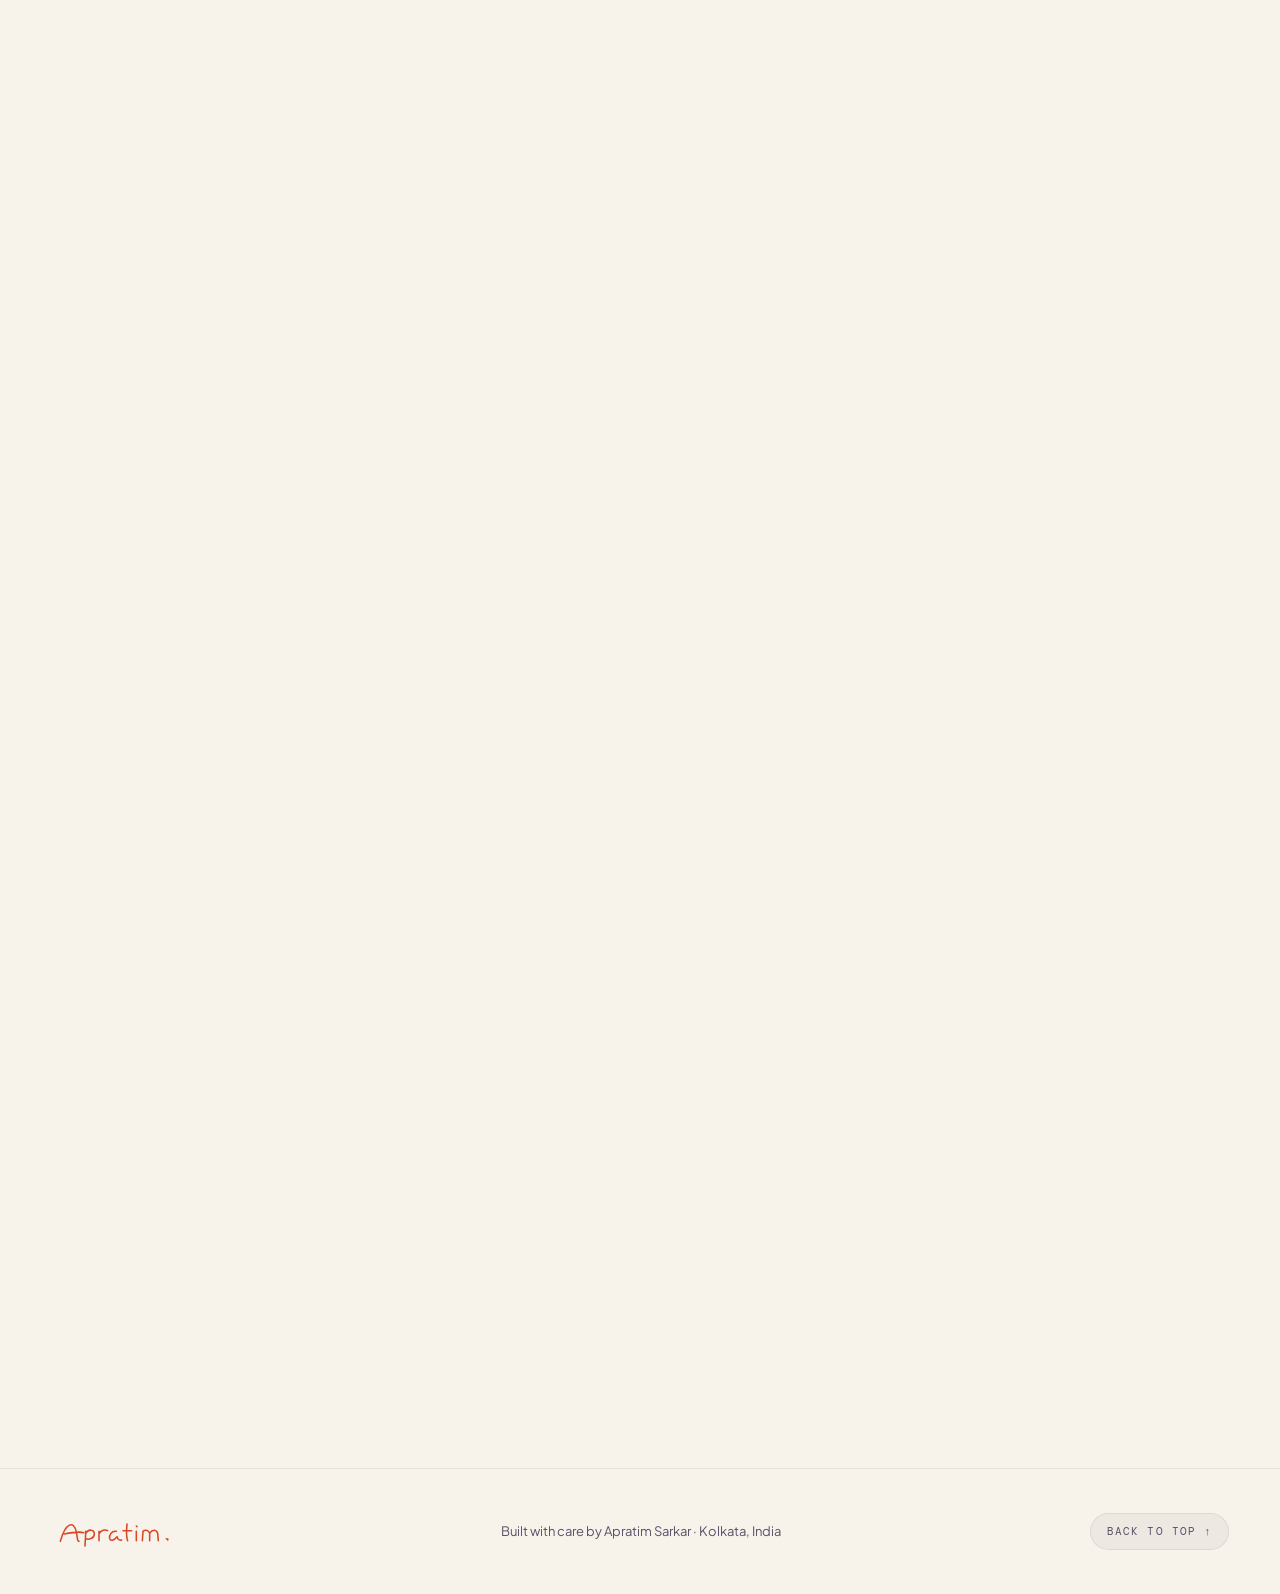
<file: work/open-banking-apis.html>
<!doctype html>
<html lang="en">
  <head>
    <meta charset="utf-8">
    <meta name="viewport" content="width=device-width, initial-scale=1">
    <meta name="theme-color" content="#6d28d9">
    <link rel="icon" href="data:image/svg+xml,%3Csvg xmlns='http://www.w3.org/2000/svg' viewBox='0 0 64 64'%3E%3Crect width='64' height='64' rx='16' fill='%236d28d9'/%3E%3Ctext x='50%25' y='54%25' dominant-baseline='middle' text-anchor='middle' font-family='Arial' font-weight='700' font-size='36' fill='white'%3EA.%3C/text%3E%3C/svg%3E">
    <meta name="description" content="Apratim Sarkar's case study on AI-assisted API search and OpenAPI authoring and review for an open-banking platform.">
    <meta property="og:title" content="AI-assisted banking API workflows — Apratim Sarkar">
    <meta property="og:description" content="An editorial case study in retrieval-assisted API discovery, specification drafting, and validation workflows.">
    <title>AI-assisted banking API workflows — Apratim Sarkar</title>
    <link rel="preconnect" href="https://fonts.googleapis.com">
    <link rel="preconnect" href="https://fonts.gstatic.com" crossorigin>
    <link
      href="https://fonts.googleapis.com/css2?family=Cinzel:wght@400..700&family=DM+Mono:ital,wght@0,300;0,400;0,500;1,400&family=Fraunces:ital,opsz,wght@0,9..144,300..800;1,9..144,300..700&family=Newsreader:ital,opsz,wght@0,6..72,200..800;1,6..72,200..800&family=Plus+Jakarta+Sans:ital,wght@0,300..800;1,400;1,600&family=Space+Grotesk:wght@400..700&display=swap"
      rel="stylesheet"
    >
    <link rel="stylesheet" href="../styles.css?v=jrp-editorial-2026-10-28h">
    <script src="../script.js?v=jrp-editorial-2026-10-28h" defer></script>
  </head>
  <body class="jrp-landing jrp-case-page" data-case-theme="api">
    <a class="skip-link" href="#main">Skip to content</a>

    <!-- Shared SVG liquid displacement & goo filters -->
    <svg class="jrp-svg-defs" width="0" height="0" aria-hidden="true">
      <defs>
        <filter id="jrp-goo">
          <feGaussianBlur in="SourceGraphic" stdDeviation="5" result="blur" />
          <feColorMatrix in="blur" mode="matrix" values="1 0 0 0 0  0 1 0 0 0  0 0 1 0 0  0 0 0 20 -9" result="goo" />
          <feComposite in="SourceGraphic" in2="goo" operator="atop" />
        </filter>
        <filter id="sound-goo" x="-30%" y="-30%" width="160%" height="180%" color-interpolation-filters="sRGB">
          <feGaussianBlur in="SourceGraphic" stdDeviation="6" result="blur" />
          <feColorMatrix in="blur" mode="matrix" values="1 0 0 0 0  0 1 0 0 0  0 0 1 0 0  0 0 0 22 -10" result="goo" />
          <feComposite in="SourceGraphic" in2="goo" operator="atop" />
        </filter>
        <filter id="liquid-tip-goo" x="-30%" y="-30%" width="160%" height="180%" color-interpolation-filters="sRGB">
          <feGaussianBlur in="SourceGraphic" stdDeviation="4" result="blur" />
          <feColorMatrix in="blur" mode="matrix" values="1 0 0 0 0  0 1 0 0 0  0 0 1 0 0  0 0 0 22 -10" result="goo" />
          <feComposite in="SourceGraphic" in2="goo" operator="atop" />
        </filter>
        <filter id="work-liquid-3" x="-12%" y="-12%" width="124%" height="124%">
          <feTurbulence type="fractalNoise" baseFrequency="0.014 0.02" numOctaves="2" seed="37" result="n" />
          <feDisplacementMap in="SourceGraphic" in2="n" scale="0" xChannelSelector="R" yChannelSelector="G" />
        </filter>
      </defs>
    </svg>

    <div class="grain" aria-hidden="true"></div>

    <!-- Right-edge reading progress indicator -->
    <div class="jrp-progress" aria-hidden="true">
      <span class="jrp-progress__value" data-reading-pct>0%</span>
      <span class="jrp-progress__line">
        <span class="jrp-progress__fill" data-reading-fill></span>
      </span>
    </div>

    <!-- Gooey floating cursor pill & anchored liquid tool-chip drip tooltip -->
    <div class="jrp-cursor-pill" data-cursor-pill-el aria-hidden="true">
      <span class="jrp-cursor-pill__goo">
        <i class="jrp-cursor-pill__drop" data-cursor-pill-drop></i>
        <i class="jrp-cursor-pill__burst" data-cursor-pill-burst></i>
        <i class="jrp-cursor-pill__body" data-cursor-pill-body></i>
      </span>
      <span class="jrp-cursor-pill__label" data-cursor-pill-label>View case study</span>
      <span class="jrp-cursor-pill__note" data-cursor-pill-note></span>
    </div>

    <div class="jrp-liquid-tip" data-liquid-tip aria-hidden="true">
      <span class="jrp-liquid-tip__goo">
        <i class="jrp-liquid-tip__drop" data-liquid-tip-drop></i>
        <i class="jrp-liquid-tip__body" data-liquid-tip-body></i>
      </span>
      <span class="jrp-liquid-tip__text" data-liquid-tip-text>
        <span class="jrp-liquid-tip__name" data-liquid-tip-name></span>
        <span class="jrp-liquid-tip__note" data-liquid-tip-note></span>
      </span>
    </div>

    <!-- Fixed Header Navigation -->
    <header class="site-header jrp-navbar" data-navbar>
      <div class="jrp-nav">
        <a class="wordmark jrp-brand" href="../index.html" aria-label="Apratim Sarkar, home">
          <svg class="jrp-signature" viewBox="0 0 210 52" aria-hidden="true">
            <path
              class="jrp-signature__path"
              d="M14 40 C22 12, 34 8, 38 26 C40 35, 39 40, 42 40 M20 29 C30 27, 42 25, 49 27 M52 25 C52 34, 51 45, 51 47 M52 28 C56 21, 65 22, 65 29 C65 36, 56 38, 52 36 M72 25 C72 31, 72 37, 72 39 M72 29 C75 23, 81 22, 85 24 M98 25 C91 24, 87 30, 88 36 C89 40, 95 39, 99 33 C100 37, 102 39, 106 38 M114 14 C113 24, 113 34, 115 39 M108 24 L121 24 M128 25 L128 39 M128 17 L129 18 M137 39 L138 25 C141 22, 146 23, 148 28 L148 39 M148 28 C152 22, 158 22, 160 28 L161 39 M173 36 C175 36, 176 37, 175 38"
            />
          </svg>
          <span class="sr-only">Apratim Sarkar</span>
        </a>

        <nav class="main-nav jrp-nav__links" aria-label="Main navigation">
          <a class="jrp-navbar__link" href="../index.html#about">About Me</a>
          <a class="jrp-navbar__link" href="../index.html#contact">Contact</a>
          <a class="jrp-navbar__link" href="../index.html#work">Works</a>
          <a class="jrp-navbar__link" href="../index.html#more-work">Projects</a>
          <a class="jrp-navbar__link" href="../index.html?resume=1">Resume</a>
        </nav>

        <button
          class="motion-toggle jrp-sound-toggle"
          type="button"
          data-sound-toggle
          data-motion-toggle
          aria-pressed="true"
          aria-label="Mute sound"
          title="Toggle interactive sound (M)"
        >
          <svg class="jrp-sound-toggle__wave" viewBox="0 0 24 24" aria-hidden="true">
            <line class="jrp-sound-toggle__flat" x1="4" y1="12" x2="20" y2="12" />
            <g class="jrp-sound-toggle__amp">
              <path class="jrp-sound-toggle__path" d="M-12 12 q3 -7 6 0 t6 0 t6 0 t6 0 t6 0 t6 0 t6 0 t6 0" />
            </g>
          </svg>
          <span class="jrp-sound-toggle__label" data-motion-label data-sound-label>Sound on</span>
          <span class="jrp-sound-tip" data-sound-tip aria-hidden="true">
            <span class="jrp-sound-tip__goo">
              <span class="jrp-sound-tip__stem"></span>
              <span class="jrp-sound-tip__pill"></span>
            </span>
            <span class="jrp-sound-tip__text" data-sound-tip-text>Click anywhere for sound</span>
          </span>
        </button>
      </div>
    </header>

    <main id="main">
      <!-- Editorial Case Hero -->
      <section class="jrp-case-hero">
        <div class="jrp-case-hero__shell">
          <div class="jrp-case-hero__topbar">
            <a class="jrp-case-back" href="../index.html#work" data-cursor-pill="Back to home">← Back to home</a>
            <span class="jrp-case-eyebrow">Case 04 / Developer Systems · Open Banking APIs</span>
            <a class="jrp-case-next-top" href="commercial-lending-risk.html" data-cursor-pill="Next case study">Commercial Lending →</a>
          </div>

          <h1 class="jrp-case-hero__title">
            Bring intelligent assistance into <em>API engineering workflows.</em>
          </h1>

          <p class="jrp-case-hero__lede">
            Engineered as AI Engineer for Infosys IP: Infosys Banking APIs Platform (iBAP) within Infosys Financial Services—accelerating FinTech, digital banking, and open-banking transformation through RAG-assisted API discovery, few-shot OpenAPI 3.1 authoring, and exploratory agentic API lifecycle management.
          </p>

          <div class="jrp-case-meta">
            <div class="jrp-case-meta__item">
              <span class="jrp-case-meta__label">Role &amp; Practice</span>
              <strong class="jrp-case-meta__value">AI Engineer · Infosys Financial Services</strong>
            </div>
            <div class="jrp-case-meta__item">
              <span class="jrp-case-meta__label">Infosys IP Platform</span>
              <strong class="jrp-case-meta__value">Infosys Banking APIs Platform (iBAP)</strong>
            </div>
            <div class="jrp-case-meta__item">
              <span class="jrp-case-meta__label">AI &amp; Schema Stack</span>
              <strong class="jrp-case-meta__value">Few-Shot Prompting · RAG · OpenAPI 3.1 · Agents</strong>
            </div>
            <div class="jrp-case-meta__item">
              <span class="jrp-case-meta__label">Service &amp; Tooling</span>
              <strong class="jrp-case-meta__value">FastAPI · Spring Boot · Postman API · PostgreSQL</strong>
            </div>
          </div>

          <!-- Signal & Architecture Projection Strip -->
          <div class="jrp-case-kpis" aria-label="Open banking API signal projections">
            <div class="jrp-case-kpi__card">
              <span class="jrp-case-kpi__eyebrow">INFOSYS IP PLATFORM</span>
              <strong class="jrp-case-kpi__metric">iBAP Open Banking</strong>
              <span class="jrp-case-kpi__sub">FinTech &amp; digital banking transformation</span>
              <div class="jrp-case-kpi__bar"><i data-bar-pct="95"></i></div>
            </div>
            <div class="jrp-case-kpi__card">
              <span class="jrp-case-kpi__eyebrow">DISCOVERY ENGINE</span>
              <strong class="jrp-case-kpi__metric">Intent-to-Endpoint RAG</strong>
              <span class="jrp-case-kpi__sub">Semantic search across banking catalogs</span>
              <div class="jrp-case-kpi__bar"><i data-bar-pct="92"></i></div>
            </div>
            <div class="jrp-case-kpi__card">
              <span class="jrp-case-kpi__eyebrow">CONTRACT SYNTHESIS</span>
              <strong class="jrp-case-kpi__metric">Few-Shot OpenAPI 3.1</strong>
              <span class="jrp-case-kpi__sub">Typed paths, OAuth2 scopes &amp; RFC 7807 errors</span>
              <div class="jrp-case-kpi__bar"><i data-bar-pct="96"></i></div>
            </div>
            <div class="jrp-case-kpi__card">
              <span class="jrp-case-kpi__eyebrow">VERIFICATION GATE</span>
              <strong class="jrp-case-kpi__metric">Automated Schema Lint</strong>
              <span class="jrp-case-kpi__sub">Human-in-the-loop review + exploratory agents</span>
              <div class="jrp-case-kpi__bar"><i data-bar-pct="90"></i></div>
            </div>
          </div>

          <!-- Monolith System Architecture Showcase -->
          <div class="jrp-case-showcase">
            <div class="project-visual project-viewer jrp-monolith visual-api is-open is-centered" data-viewer data-story-media data-liquid-filter="work-liquid-3" aria-label="Open banking interactive preview">
              <div class="jrp-monolith__rings" aria-hidden="true"><span></span><span></span></div>
              <div class="jrp-monolith__sheen" aria-hidden="true"></div>
              <div class="jrp-monolith__meniscus" aria-hidden="true"></div>
              <div class="jrp-monolith__top">
                <span><i class="jrp-live-dot" aria-hidden="true"></i> 04 · OPEN BANKING APIS</span>
                <span>RETRIEVAL + CONTRACTS</span>
              </div>
              <div class="viewer-tabs jrp-monolith__tabs" role="tablist" aria-label="Open banking views">
                <button class="viewer-tab" type="button" role="tab" id="api-tab-flow" aria-controls="api-view-flow" aria-selected="true" tabindex="0">Authoring</button>
                <button class="viewer-tab" type="button" role="tab" id="api-tab-spec" aria-controls="api-view-spec" aria-selected="false" tabindex="-1">OpenAPI YAML</button>
                <button class="viewer-tab" type="button" role="tab" id="api-tab-review" aria-controls="api-view-review" aria-selected="false" tabindex="-1">Inspection</button>
              </div>
              <div class="jrp-monolith__viz" aria-hidden="true">
                <svg viewBox="0 0 380 68" class="jrp-monolith__svg">
                  <rect x="6" y="14" width="80" height="40" rx="6" fill="rgba(255,255,255,0.06)" stroke="rgba(255,255,255,0.2)"/>
                  <text x="46" y="38" text-anchor="middle" fill="#fff" font-family="DM Mono, monospace" font-size="9" letter-spacing="1">PROMPT</text>
                  <path class="jrp-svg-flow" d="M86 34 H134" stroke="rgba(255,255,255,0.45)" stroke-width="1.5" stroke-dasharray="3 3"/>
                  <rect x="134" y="8" width="112" height="52" rx="7" fill="rgba(109,40,217,0.2)" stroke="rgba(167,139,250,0.6)"/>
                  <text x="190" y="26" text-anchor="middle" fill="#fff" font-family="DM Mono, monospace" font-size="8" letter-spacing="1">FEW-SHOT RAG</text>
                  <text x="190" y="38" text-anchor="middle" fill="rgba(255,255,255,0.75)" font-family="DM Mono, monospace" font-size="8">SCHEMA DRAFT</text>
                  <text x="190" y="50" text-anchor="middle" fill="rgba(255,255,255,0.58)" font-family="DM Mono, monospace" font-size="7">SYNTAX LINT</text>
                  <path class="jrp-svg-flow" d="M246 34 H294" stroke="rgba(255,255,255,0.45)" stroke-width="1.5" stroke-dasharray="3 3"/>
                  <rect x="294" y="10" width="80" height="48" rx="6" fill="rgba(255,255,255,0.06)" stroke="rgba(255,255,255,0.2)"/>
                  <text x="334" y="31" text-anchor="middle" fill="#fff" font-family="DM Mono, monospace" font-size="8" font-weight="600" letter-spacing="1">VALIDATED</text>
                  <text x="334" y="45" text-anchor="middle" fill="rgba(255,255,255,0.58)" font-family="DM Mono, monospace" font-size="7">CONTRACT</text>
                </svg>
              </div>
              <section class="viewer-pane jrp-monolith__pane" role="tabpanel" id="api-view-flow" aria-labelledby="api-tab-flow" tabindex="0">
                <div class="jrp-monolith__headline">
                  <span>01 / PROMPT-TO-CONTRACT</span>
                  <h4>Natural language to structured<br>OpenAPI specifications.</h4>
                  <p>Few-shot learning and contextual retrieval draft standards-compliant REST endpoints.</p>
                </div>
                <div class="jrp-monolith__cards">
                  <div class="jrp-monolith__step"><i>01</i><strong>Intent Match</strong><small>Natural-language API task</small></div>
                  <div class="jrp-monolith__step is-accent"><i>02</i><strong>Few-Shot RAG</strong><small>Templates and domain schemas</small></div>
                  <div class="jrp-monolith__step"><i>03</i><strong>Contract Draft</strong><small>OpenAPI 3.1 YAML output</small></div>
                </div>
              </section>
              <section class="viewer-pane jrp-monolith__pane" role="tabpanel" id="api-view-spec" aria-labelledby="api-tab-spec" tabindex="0" hidden>
                <div class="jrp-monolith__headline">
                  <span>02 / STRUCTURED SPECIFICATION</span>
                  <h4>Syntactically verified<br>machine-readable output.</h4>
                  <p>Headers, security scopes, response codes, and pagination schemes strictly typed.</p>
                </div>
                <div class="jrp-monolith__cards">
                  <div class="jrp-monolith__step"><i>PATHS</i><strong>GET &amp; POST Schemas</strong><small>Path parameters and query tokens</small></div>
                  <div class="jrp-monolith__step is-accent"><i>AUTH</i><strong>OAuth2 Scopes</strong><small>PSD2 / open-banking compliance</small></div>
                  <div class="jrp-monolith__step"><i>ERRORS</i><strong>4xx / 5xx Models</strong><small>Structured RFC 7807 problem details</small></div>
                </div>
              </section>
              <section class="viewer-pane jrp-monolith__pane" role="tabpanel" id="api-view-review" aria-labelledby="api-tab-review" tabindex="0" hidden>
                <div class="jrp-monolith__headline">
                  <span>03 / HUMAN-IN-THE-LOOP</span>
                  <h4>AI drafts the contract;<br>the engineer validates.</h4>
                  <p>Syntax is verified automatically; architectural suitability remains in developer hands.</p>
                </div>
                <div class="jrp-monolith__cards">
                  <div class="jrp-monolith__step"><i>LINT</i><strong>Schema Linter</strong><small>Catches indentation and type errors</small></div>
                  <div class="jrp-monolith__step is-accent"><i>REVIEW</i><strong>Engineer Gate</strong><small>Approve, adjust, or discard draft</small></div>
                  <div class="jrp-monolith__step"><i>GATEWAY</i><strong>Catalog Sync</strong><small>Ready for developer portal</small></div>
                </div>
              </section>
            </div>
          </div>
        </div>
      </section>

      <!-- Two-Column Story Layout -->
      <div class="jrp-case-layout">
        <!-- Sticky Story Sidebar -->
        <aside class="jrp-case-sidebar">
          <div class="jrp-case-tracker">
            <div class="jrp-case-tracker__head">
              <span class="jrp-case-tracker__label">Chapter</span>
              <strong class="jrp-case-tracker__count" data-jrp-case-count>01 / 05</strong>
            </div>
            <div class="jrp-case-tracker__bar">
              <i class="jrp-case-tracker__fill" data-jrp-case-fill style="width: 20%"></i>
            </div>
            <nav class="jrp-case-nav" aria-label="Case study chapters">
              <a class="jrp-case-nav__item is-active" href="#problem" data-case-link aria-current="location">
                <span class="jrp-case-nav__num">01</span>
                <span>The Problem</span>
              </a>
              <a class="jrp-case-nav__item" href="#contribution" data-case-link>
                <span class="jrp-case-nav__num">02</span>
                <span>My Contribution</span>
              </a>
              <a class="jrp-case-nav__item" href="#workflow" data-case-link>
                <span class="jrp-case-nav__num">03</span>
                <span>Interactive Workflow</span>
              </a>
              <a class="jrp-case-nav__item" href="#judgment" data-case-link>
                <span class="jrp-case-nav__num">04</span>
                <span>Product Judgment</span>
              </a>
              <a class="jrp-case-nav__item" href="#evidence" data-case-link>
                <span class="jrp-case-nav__num">05</span>
                <span>Evidence &amp; Limits</span>
              </a>
            </nav>
          </div>

          <div class="jrp-case-sidebar__badge">
            <strong>Synthetic Banking Sandbox</strong>
            <span>All API specs, payloads, and endpoint paths shown on this page are synthetic illustrative examples. No proprietary banking endpoint is published.</span>
          </div>
        </aside>

        <!-- Case Story Content -->
        <article class="jrp-case-article">
          <section class="jrp-case-section" id="problem">
            <span class="jrp-case-section__badge">01 / THE PROBLEM</span>
            <h2 class="jrp-case-section__title">APIs have a discovery challenge as well as a specification challenge.</h2>
            <p>
              In open banking ecosystems, engineering teams maintain hundreds of distinct microservices and REST endpoints covering accounts, payments, consent management, and transaction histories. Developers frequently spend hours searching documentation to locate reusable interfaces or constructing repetitive OpenAPI YAML specifications from scratch.
            </p>
            <p>
              While generative AI can write boilerplate, open-banking contracts have strict syntax, validation, and security requirements. A specification authoring assistant is only useful if it grounds generation in verified schema patterns and keeps the generated output strictly inspectable.
            </p>
            <div class="jrp-case-compare" role="region" aria-label="Before and after API workflow comparison">
              <div class="jrp-case-compare__card jrp-case-compare__card--before">
                <span class="jrp-case-compare__tag">MANUAL CATALOG LOOKUP</span>
                <h3>Path memorization &amp; repetitive YAML</h3>
                <p>Engineers combed through hundreds of banking endpoints by exact path name and hand-authored repetitive OpenAPI 3.1 boilerplate and error schemas.</p>
              </div>
              <div class="jrp-case-compare__card jrp-case-compare__card--after">
                <span class="jrp-case-compare__tag">RAG + FEW-SHOT AUTHORING</span>
                <h3>Intent-driven search &amp; validated contracts</h3>
                <p>Semantic RAG surfaces relevant catalog endpoints by developer task and drafts schema-validated OpenAPI YAML using curated few-shot examples.</p>
              </div>
            </div>
          </section>

          <section class="jrp-case-section" id="contribution">
            <span class="jrp-case-section__badge">02 / MY CONTRIBUTION</span>
            <h2 class="jrp-case-section__title">Applying generative AI to API discovery and contract authoring.</h2>
            <p>
              I engineered AI-assisted search and prompt-driven specification authoring modules for the platform:
            </p>
            <ul style="padding-left: 20px; line-height: 1.8; color: var(--jrp-ink-muted); margin-bottom: 24px;">
              <li><strong>Semantic API Discovery:</strong> Implemented natural-language vector search over API schemas and docstrings, allowing developers to query capabilities by intent rather than memorizing endpoint paths.</li>
              <li><strong>Few-Shot Prompt Engineering:</strong> Crafted high-precision prompt templates populated with verified OpenAPI 3.1 examples to enforce consistent casing, headers, error responses, and HTTP status codes.</li>
              <li><strong>Schema Validation Gate:</strong> Integrated automated YAML parsing and linting pipelines to verify structural correctness before presenting the output for human review.</li>
            </ul>
            <div class="jrp-case-callout">
              <strong>Scope Distinction</strong>
              <span>The API search and OpenAPI generation capabilities are fully developed. Agentic lifecycle management was an exploratory research area, not a claim of autonomous production deployment.</span>
            </div>
          </section>

          <section class="jrp-case-section" id="workflow">
            <span class="jrp-case-section__badge">03 / INTERACTIVE WORKFLOW</span>
            <h2 class="jrp-case-section__title">Bringing relevant context into the developer's authoring moment.</h2>
            <p>
              The workflow demonstrates how conversational intent transitions into machine-readable specifications:
            </p>

            <div class="api-example" style="background: #ffffff; border: 1px solid var(--jrp-border); border-radius: 16px; padding: 28px; box-shadow: 0 4px 20px rgba(22, 19, 36, 0.03);">
              <div class="api-example-top" style="margin-bottom: 20px;">
                <span style="font-family: var(--jrp-mono); font-size: 10px; letter-spacing: 0.12em; text-transform: uppercase; color: var(--case-accent); font-weight: 700; display: block; margin-bottom: 6px;">SAMPLE DEVELOPER REQUEST</span>
                <strong style="font-size: 16px; color: var(--jrp-ink);">“Find the transaction activity API and draft a GET /accounts/{id}/transactions endpoint with pagination.”</strong>
              </div>
              <div style="display: flex; flex-direction: column; gap: 14px;">
                <div class="api-example-step" style="display: flex; gap: 14px; align-items: baseline;">
                  <span style="font-family: var(--jrp-mono); font-size: 11px; font-weight: 700; color: var(--case-accent); background: var(--case-accent-tint); padding: 4px 8px; border-radius: 6px;">01</span>
                  <div>
                    <strong style="font-size: 14px; color: var(--jrp-ink);">Semantic Retrieval</strong>
                    <p style="font-size: 13px !important; color: var(--jrp-ink-muted); margin: 4px 0 0 !important;">Searches the banking catalog for matching transaction schemas, ISO-20022 currency formats, and security scopes.</p>
                  </div>
                </div>
                <div class="api-example-step" style="display: flex; gap: 14px; align-items: baseline;">
                  <span style="font-family: var(--jrp-mono); font-size: 11px; font-weight: 700; color: var(--case-accent); background: var(--case-accent-tint); padding: 4px 8px; border-radius: 6px;">02</span>
                  <div>
                    <strong style="font-size: 14px; color: var(--jrp-ink);">Structured YAML Drafting</strong>
                    <p style="font-size: 13px !important; color: var(--jrp-ink-muted); margin: 4px 0 0 !important;">Generates valid OpenAPI 3.1 YAML specifying path parameters, cursor tokens, response schemas, and 401/403/429 error objects.</p>
                  </div>
                </div>
                <div class="api-example-step" style="display: flex; gap: 14px; align-items: baseline;">
                  <span style="font-family: var(--jrp-mono); font-size: 11px; font-weight: 700; color: var(--case-accent); background: var(--case-accent-tint); padding: 4px 8px; border-radius: 6px;">03</span>
                  <div>
                    <strong style="font-size: 14px; color: var(--jrp-ink);">Automated Contract Validation</strong>
                    <p style="font-size: 13px !important; color: var(--jrp-ink-muted); margin: 4px 0 0 !important;">Syntax is checked against OpenAPI specification schemas before presenting the contract to the engineer for review.</p>
                  </div>
                </div>
              </div>
            </div>
            <p class="diagram-note" style="margin-top: 14px; font-size: 12px; color: var(--jrp-ink-faint);">
              Illustrative synthetic example. No production banking endpoint or customer credential is represented.
            </p>
          </section>

          <section class="jrp-case-section" id="judgment">
            <span class="jrp-case-section__badge">04 / PRODUCT JUDGMENT</span>
            <h2 class="jrp-case-section__title">Assist the engineer; keep contracts inspectable.</h2>

            <!-- Interactive Contract Generation Projection Simulator -->
            <div class="jrp-case-proj" data-proj-switcher>
              <div class="jrp-case-proj__head">
                <div>
                  <span class="jrp-case-proj__eyebrow">iBAP SPECIFICATION PROJECTION</span>
                  <h3 class="jrp-case-proj__title">Intent-to-OpenAPI 3.1 Contract Coverage Explorer</h3>
                </div>
                <div class="jrp-case-proj__tabs" role="tablist" aria-label="Open banking domain intents">
                  <button type="button" class="jrp-case-proj__tab is-active" data-proj-tab="api-accounts" aria-selected="true">01 · Account Balances</button>
                  <button type="button" class="jrp-case-proj__tab" data-proj-tab="api-tx" aria-selected="false">02 · Transaction Activity</button>
                  <button type="button" class="jrp-case-proj__tab" data-proj-tab="api-consent" aria-selected="false">03 · Consent &amp; Payments</button>
                </div>
              </div>

              <div class="jrp-case-proj__pane is-active" data-proj-pane="api-accounts">
                <div class="jrp-case-proj__bars">
                  <div class="jrp-case-proj__row">
                    <div class="jrp-case-proj__label"><strong>Semantic Catalog Match (GET /accounts/{accountId}/balances)</strong><span>RAG retrieval over iBAP canonical schemas</span></div>
                    <div class="jrp-case-proj__track"><i data-bar-pct="96"></i></div>
                  </div>
                  <div class="jrp-case-proj__row">
                    <div class="jrp-case-proj__label"><strong>Few-Shot Schema Structural Fidelity</strong><span>ISO-20022 currency + credit/debit indicator typing</span></div>
                    <div class="jrp-case-proj__track"><i data-bar-pct="94"></i></div>
                  </div>
                  <div class="jrp-case-proj__row">
                    <div class="jrp-case-proj__label"><strong>OpenAPI 3.1 Linter &amp; Security Scope Check</strong><span>OAuth2 accounts.read scope + 401/403/429 responses</span></div>
                    <div class="jrp-case-proj__track"><i data-bar-pct="100"></i></div>
                  </div>
                </div>
                <div class="jrp-case-proj__meta">
                  <div><span>CANONICAL DOMAIN</span><strong>AIS (Account Information Services) · Open Banking</strong></div>
                  <div><span>FEW-SHOT ANCHOR</span><strong>Verified balance payload + FAPI interaction headers</strong></div>
                  <div><span>GATEWAY INTEGRATION</span><strong>FastAPI / Spring Boot stub + Postman API collection</strong></div>
                </div>
              </div>

              <div class="jrp-case-proj__pane" data-proj-pane="api-tx" hidden>
                <div class="jrp-case-proj__bars">
                  <div class="jrp-case-proj__row">
                    <div class="jrp-case-proj__label"><strong>Cursor Pagination &amp; Date-Range Query Synthesis</strong><span>fromBookingDateTime, toBookingDateTime &amp; page cursor</span></div>
                    <div class="jrp-case-proj__track"><i data-bar-pct="95"></i></div>
                  </div>
                  <div class="jrp-case-proj__row">
                    <div class="jrp-case-proj__label"><strong>Nested Transaction &amp; Merchant Schema Binding</strong><span>SQLAlchemy / PostgreSQL backed canonical models</span></div>
                    <div class="jrp-case-proj__track"><i data-bar-pct="92"></i></div>
                  </div>
                  <div class="jrp-case-proj__row">
                    <div class="jrp-case-proj__label"><strong>RFC 7807 Problem Details Error Contract</strong><span>Deterministic validation before human review</span></div>
                    <div class="jrp-case-proj__track"><i data-bar-pct="100"></i></div>
                  </div>
                </div>
                <div class="jrp-case-proj__meta">
                  <div><span>CANONICAL DOMAIN</span><strong>Transaction History &amp; Statement Ledgers</strong></div>
                  <div><span>FEW-SHOT ANCHOR</span><strong>Paginated array envelope + hypermedia links</strong></div>
                  <div><span>GATEWAY INTEGRATION</span><strong>Ready for developer portal &amp; contract testing</strong></div>
                </div>
              </div>

              <div class="jrp-case-proj__pane" data-proj-pane="api-consent" hidden>
                <div class="jrp-case-proj__bars">
                  <div class="jrp-case-proj__row">
                    <div class="jrp-case-proj__label"><strong>POST /payment-consents &amp; Idempotency Headers</strong><span>x-idempotency-key &amp; detached JWS signature headers</span></div>
                    <div class="jrp-case-proj__track"><i data-bar-pct="93"></i></div>
                  </div>
                  <div class="jrp-case-proj__row">
                    <div class="jrp-case-proj__label"><strong>State-Machine Transition Modelling</strong><span>AwaitingAuthorisation → Authorised → Consumed</span></div>
                    <div class="jrp-case-proj__track"><i data-bar-pct="90"></i></div>
                  </div>
                  <div class="jrp-case-proj__row">
                    <div class="jrp-case-proj__label"><strong>Exploratory Agentic Lifecycle Orchestration</strong><span>Research prototype for multi-step spec validation</span></div>
                    <div class="jrp-case-proj__track"><i data-bar-pct="82"></i></div>
                  </div>
                </div>
                <div class="jrp-case-proj__meta">
                  <div><span>CANONICAL DOMAIN</span><strong>PIS (Payment Initiation) &amp; Consent Management</strong></div>
                  <div><span>FEW-SHOT ANCHOR</span><strong>Debtor/Creditor account schema + consent lifecycle</strong></div>
                  <div><span>SCOPE BOUNDARY</span><strong>Search &amp; authoring shipped; agentic lifecycle exploratory</strong></div>
                </div>
              </div>
            </div>

            <div class="jrp-decision-grid">
              <div class="jrp-decision-card">
                <span class="jrp-decision-card__idx">01</span>
                <h3>Search Toward Action</h3>
                <p>API search should accelerate specific implementation tasks, not merely return passive conversational text.</p>
              </div>
              <div class="jrp-decision-card">
                <span class="jrp-decision-card__idx">02</span>
                <h3>Syntax Over Polish</h3>
                <p>OpenAPI contracts are machine-executed. Valid schema constraints must strictly take precedence over fluent phrasing.</p>
              </div>
              <div class="jrp-decision-card">
                <span class="jrp-decision-card__idx">03</span>
                <h3>Curated Context</h3>
                <p>Few-shot examples must reflect production security standards, including OAuth2 scopes and rate-limiting headers.</p>
              </div>
              <div class="jrp-decision-card">
                <span class="jrp-decision-card__idx">04</span>
                <h3>Honest Boundaries</h3>
                <p>Distinguish cleanly between shipped assist tools and exploratory agentic research to maintain trust.</p>
              </div>
            </div>
          </section>

          <section class="jrp-case-section" id="evidence">
            <span class="jrp-case-section__badge">05 / EVIDENCE &amp; LIMITS</span>
            <h2 class="jrp-case-section__title">Clear boundaries between capability and claims.</h2>
            <p>
              This case study reflects developed prompt-to-OpenAPI capabilities. It does not claim autonomous end-to-end API deployment, universal specification acceptance without developer revision, or unverified commercial productivity metrics.
            </p>
            <div class="jrp-case-callout">
              <strong>Transparent Presentation</strong>
              <span>All workflows and schemas are presented with technical clarity, demonstrating real engineering rigor without unsubstantiated hype.</span>
            </div>
          </section>
        </article>
      </div>

      <!-- Cinematic Next Project Flow (Looping back to Case 01) -->
      <section class="jrp-case-next">
        <a class="jrp-case-next__card" href="commercial-lending-risk.html">
          <span class="jrp-case-next__tag">NEXT CHAPTER · 01</span>
          <h2 class="jrp-case-next__title">
            Commercial Lending <em>&amp; Credit Risk ML</em>
          </h2>
          <span class="jrp-case-next__action">
            Read Case Study <span aria-hidden="true">→</span>
          </span>
        </a>
      </section>
    </main>

    <!-- Editorial Footer -->
    <footer class="jrp-case-footer">
      <div class="jrp-case-footer__inner">
        <a class="wordmark jrp-brand" href="../index.html" aria-label="Apratim Sarkar, home">
          <svg class="jrp-signature" viewBox="0 0 210 52" style="width: 140px; height: 36px" aria-hidden="true">
            <path
              class="jrp-signature__path"
              d="M14 40 C22 12, 34 8, 38 26 C40 35, 39 40, 42 40 M20 29 C30 27, 42 25, 49 27 M52 25 C52 34, 51 45, 51 47 M52 28 C56 21, 65 22, 65 29 C65 36, 56 38, 52 36 M72 25 C72 31, 72 37, 72 39 M72 29 C75 23, 81 22, 85 24 M98 25 C91 24, 87 30, 88 36 C89 40, 95 39, 99 33 C100 37, 102 39, 106 38 M114 14 C113 24, 113 34, 115 39 M108 24 L121 24 M128 25 L128 39 M128 17 L129 18 M137 39 L138 25 C141 22, 146 23, 148 28 L148 39 M148 28 C152 22, 158 22, 160 28 L161 39 M173 36 C175 36, 176 37, 175 38"
            />
          </svg>
        </a>
        <p>Built with care by Apratim Sarkar · Kolkata, India</p>
        <a class="jrp-case-back" href="#top">Back to top ↑</a>
      </div>
    </footer>
  </body>
</html>
</file>
<file: styles.css>
:root {
  color-scheme: light;
  --paper: #f6f5f0;
  --paper-deep: #efeee8;
  --ink: #17212b;
  --ink-soft: #54616b;
  --blue: #315be8;
  --blue-dark: #2345c5;
  --mint: #c6efb7;
  --line: #d9d8d0;
  --white: #fffefa;
  --mono: "DM Mono", "SFMono-Regular", Consolas, monospace;
  --sans: "Manrope", "Helvetica Neue", sans-serif;
  --shell: 1160px;
}

.project-scope-note {
  margin: 0 0 11px;
  color: var(--ink-soft);
  font-family: var(--mono);
  font-size: 8px;
}

.project-scope-note .status-dot {
  width: 6px;
  height: 6px;
  margin-right: 5px;
}

* {
  box-sizing: border-box;
}

html {
  scroll-behavior: smooth;
  scroll-padding-top: 92px;
}

body {
  margin: 0;
  background: var(--paper);
  color: var(--ink);
  font-family: var(--sans);
  font-size: 16px;
  line-height: 1.65;
  -webkit-font-smoothing: antialiased;
}

a {
  color: inherit;
}

a:focus-visible,
summary:focus-visible {
  outline: 3px solid var(--blue);
  outline-offset: 4px;
  border-radius: 3px;
}

.section-shell {
  width: min(var(--shell), calc(100% - 64px));
  margin-inline: auto;
}

.section-pad {
  padding-block: 112px;
}

.skip-link {
  position: fixed;
  z-index: 20;
  top: 12px;
  left: 12px;
  transform: translateY(-160%);
  padding: 10px 14px;
  border-radius: 5px;
  background: var(--ink);
  color: white;
}

.skip-link:focus {
  transform: translateY(0);
}

.site-header {
  min-height: 78px;
  width: min(var(--shell), calc(100% - 64px));
  margin-inline: auto;
  position: sticky;
  top: 0;
  z-index: 10;
  display: flex;
  justify-content: space-between;
  align-items: center;
  border-bottom: 1px solid var(--line);
  background: rgb(246 245 240 / 94%);
  backdrop-filter: blur(14px);
}

.site-header::after {
  height: 2px;
  position: absolute;
  inset-inline: 0;
  bottom: -1px;
  background: var(--blue);
  content: "";
  transform: scaleX(var(--page-progress, 0));
  transform-origin: left;
  pointer-events: none;
}

.wordmark {
  display: inline-flex;
  align-items: center;
  gap: 10px;
  color: var(--ink);
  font-size: 14px;
  font-weight: 800;
  letter-spacing: -0.04em;
  text-decoration: none;
}

.wordmark-mark {
  width: 30px;
  height: 30px;
  display: grid;
  place-items: center;
  border-radius: 50%;
  background: var(--blue);
  color: white;
  font-size: 13px;
  letter-spacing: -0.06em;
}

.main-nav {
  display: flex;
  align-items: center;
  gap: 30px;
  font-size: 12px;
  font-weight: 700;
}

.main-nav a {
  text-decoration: none;
}

.main-nav a:not(.nav-contact):hover,
.text-link:hover,
.back-top:hover {
  color: var(--blue);
}

.main-nav a[aria-current="location"]:not(.nav-contact) {
  color: var(--blue-dark);
  text-decoration: underline;
  text-decoration-thickness: 2px;
  text-underline-offset: 7px;
}

.main-nav .nav-contact {
  padding: 9px 14px;
  border: 1px solid var(--ink);
  border-radius: 3px;
}

.mobile-nav-more {
  display: none;
}

.nav-contact span {
  margin-left: 8px;
}

.hero {
  min-height: max(690px, calc(100svh - 78px));
  position: relative;
  display: flex;
  align-items: center;
  overflow: hidden;
  isolation: isolate;
  background: #101a27;
  color: #f4f6f8;
}

.hero-layout {
  min-height: inherit;
  padding-block: clamp(60px, 7vw, 100px);
  display: grid;
  grid-template-columns: 1.02fr 0.98fr;
  align-items: center;
  gap: 42px;
  position: relative;
  z-index: 1;
}

.hero::before {
  position: absolute;
  z-index: 0;
  inset: 0;
  background:
    radial-gradient(ellipse at 78% 42%, rgb(49 91 232 / 23%), transparent 36%),
    radial-gradient(ellipse at 7% 100%, rgb(103 160 132 / 10%), transparent 35%),
    linear-gradient(90deg, rgb(255 255 255 / 2%) 1px, transparent 1px),
    linear-gradient(rgb(255 255 255 / 2%) 1px, transparent 1px);
  background-size: auto, auto, 68px 68px, 68px 68px;
  content: "";
  pointer-events: none;
}

.hero-copy,
.hero .system-card {
  z-index: 1;
}

.hero-copy {
  position: relative;
}

.hero .eyebrow {
  color: #aabaff;
}

.hero .status-dot {
  background: #a8dda0;
}

.eyebrow,
.mono-label,
.project-meta,
.live-label,
.visual-index,
.network-legend,
.api-status {
  font-family: var(--mono);
  font-size: 9px;
  font-weight: 500;
  letter-spacing: 0.09em;
  line-height: 1.5;
}

.eyebrow {
  margin: 0 0 22px;
  color: var(--blue);
}

.status-dot {
  display: inline-block;
  width: 7px;
  height: 7px;
  margin-right: 7px;
  border-radius: 50%;
  background: #72a84c;
  vertical-align: 1px;
}

h1,
h2,
h3,
p {
  margin-top: 0;
}

.hero h1 {
  max-width: 690px;
  margin-bottom: 22px;
  font-size: clamp(52px, 6.1vw, 86px);
  font-weight: 500;
  letter-spacing: -0.085em;
  line-height: 0.99;
}

.hero h1 span,
.section-heading h2 span,
.about-copy h2 span,
.contact-copy h2 span {
  color: var(--blue);
}

.hero h1 span {
  color: #aabaff;
}

.hero-intro {
  max-width: 485px;
  margin-bottom: 29px;
  color: #c1cad5;
  font-size: 15px;
  line-height: 1.8;
}

.hero .text-link {
  color: #f4f6f8;
}

.hero .text-link:hover {
  color: #c6d0ff;
}

.hero .system-card {
  border-color: #43556c;
  background-color: #19283a;
  box-shadow: 0 32px 80px rgb(0 0 0 / 30%);
}

.hero .hero-current {
  border-color: rgb(255 255 255 / 16%);
  background: linear-gradient(135deg, rgb(255 255 255 / 8%), rgb(170 186 255 / 9%));
  box-shadow: 0 20px 44px rgb(0 0 0 / 18%), inset 0 1px rgb(255 255 255 / 9%);
}

.hero .hero-current-copy .mono-label,
.hero .hero-current-copy small,
.hero .hero-current-date {
  color: #b5c0ce;
}

.hero .hero-current-copy strong {
  color: #f4f6f8;
}

.hero-actions {
  margin-top: 22px;
  display: flex;
  flex-wrap: wrap;
  align-items: center;
  gap: 22px;
}

.button {
  min-height: 48px;
  padding: 0 17px;
  display: inline-flex;
  align-items: center;
  justify-content: center;
  gap: 18px;
  border-radius: 3px;
  font-size: 11px;
  font-weight: 800;
  text-decoration: none;
  transition: background-color 160ms ease, transform 160ms ease;
}

.button:hover {
  transform: translateY(-2px);
}

.button-primary {
  background: var(--blue);
  color: white;
}

.button-primary:hover {
  background: var(--blue-dark);
}

.text-link {
  font-size: 11px;
  font-weight: 800;
  text-decoration-thickness: 1px;
  text-underline-offset: 4px;
}

.text-link span {
  margin-left: 5px;
}

.motion-toggle {
  min-height: 36px;
  padding: 0 10px;
  display: none;
  align-items: center;
  border: 1px solid #c7cbd2;
  border-radius: 4px;
  background: rgb(255 255 255 / 72%);
  color: var(--ink-soft);
  cursor: pointer;
  font: 600 9px var(--sans);
}

.motion-toggle:hover,
.motion-toggle:focus-visible {
  border-color: var(--blue);
  background: #edf0ff;
  color: var(--blue-dark);
}

.motion-toggle:focus-visible {
  outline: 3px solid var(--blue);
  outline-offset: 3px;
}

html.motion-preference-set .motion-toggle {
  display: inline-flex;
}

.hero-footnote {
  margin: 23px 0 0;
  color: var(--ink-soft);
  font-family: var(--mono);
  font-size: 9px;
  letter-spacing: 0.015em;
}

.hero-current {
  max-width: 495px;
  margin-top: 26px;
  padding: 14px 16px;
  display: grid;
  grid-template-columns: 8px minmax(0, 1fr) auto;
  align-items: center;
  gap: 12px;
  border: 1px solid rgb(255 255 255 / 92%);
  border-radius: 8px;
  background: linear-gradient(135deg, rgb(255 255 255 / 82%), rgb(231 237 255 / 70%));
  box-shadow: 0 16px 38px rgb(49 66 115 / 11%), inset 0 1px rgb(255 255 255 / 96%);
  backdrop-filter: blur(18px) saturate(135%);
  -webkit-backdrop-filter: blur(18px) saturate(135%);
  transition: border-color 220ms ease, box-shadow 220ms ease, transform 220ms ease, background-color 220ms ease;
}

.hero-current:hover,
.hero-current:focus-within {
  border-color: rgb(180 195 255 / 90%);
  box-shadow: 0 20px 44px rgb(49 66 115 / 16%), inset 0 1px rgb(255 255 255 / 96%);
  transform: translateY(-2px);
}

.hero-current-indicator {
  width: 7px;
  height: 7px;
  border-radius: 50%;
  background: #7da45a;
  box-shadow: 0 0 0 4px #e4eddd;
}

.hero-current-copy {
  display: grid;
  gap: 2px;
}

.hero-current-copy .mono-label {
  color: var(--ink-soft);
  font-size: 7px;
}

.hero-current-copy strong {
  font-size: 11px;
  line-height: 1.4;
}

.hero-current-copy small,
.hero-current-date {
  color: var(--ink-soft);
  font-family: var(--mono);
  font-size: 7px;
  letter-spacing: 0.025em;
}

.hero-current-date {
  white-space: nowrap;
}

.system-card {
  min-height: 410px;
  padding: 23px 25px 19px;
  position: relative;
  overflow: hidden;
  border: 1px solid #2d3a4b;
  border-radius: 5px;
  isolation: isolate;
  background-color: #111d2b;
  background-image:
    radial-gradient(circle at var(--pointer-x, 51%) var(--pointer-y, 46%), rgb(80 112 178 / 26%), transparent 48%),
    radial-gradient(#7183a2 0.7px, transparent 0.7px);
  background-size: auto, 24px 24px;
  box-shadow: 0 20px 55px rgb(29 40 50 / 12%);
}

.system-card::before {
  position: absolute;
  z-index: -1;
  inset: -35%;
  background: radial-gradient(ellipse at 50% 50%, rgb(107 137 207 / 20%), transparent 52%);
  content: "";
  pointer-events: none;
  animation: explorer-glow 18s ease-in-out infinite alternate;
}

.system-card-top,
.system-card-bottom {
  display: flex;
  justify-content: space-between;
  align-items: center;
}

.system-card-top {
  position: relative;
  z-index: 1;
}

.system-card .mono-label {
  color: #b3c0d2;
}

.live-label {
  color: #bdc9d7;
  font-size: 8px;
}

.live-label .status-dot {
  width: 6px;
  height: 6px;
}

.system-map {
  height: 315px;
  position: relative;
  margin: 17px 0 5px;
  transform-style: preserve-3d;
  transition: transform 420ms cubic-bezier(0.22, 1, 0.36, 1);
}

.orbit-lines {
  width: 100%;
  height: 100%;
  position: absolute;
  inset: 0;
  overflow: visible;
  fill: none;
  stroke: #7284a0;
  stroke-width: 0.8;
  opacity: 0.48;
  pointer-events: none;
}

.orbit-lines ellipse {
  stroke-dasharray: 2 5;
}

@keyframes orbit-scan {
  to {
    stroke-dashoffset: -28;
  }
}

@media (hover: hover) and (pointer: fine) {
  html.motion-enabled .system-card:hover .system-map,
  html.motion-enabled .system-card:focus-within .system-map {
    transform: perspective(1000px) rotateX(var(--map-tilt-x, 0deg)) rotateY(var(--map-tilt-y, 0deg));
  }

  html.motion-enabled .system-card:hover .orbit-lines ellipse,
  html.motion-enabled .system-card:focus-within .orbit-lines ellipse {
    animation: orbit-scan 3s linear infinite;
  }
}

.orbit-lines path {
  stroke-dasharray: 2 6;
  opacity: 0.6;
}

.orbit-lines circle {
  fill: #b3c7ff;
  stroke: none;
}

.map-node {
  min-width: 113px;
  padding: 11px 12px;
  position: absolute;
  z-index: 2;
  display: flex;
  align-items: center;
  gap: 9px;
  border: 1px solid #43536a;
  border-radius: 4px;
  background: rgb(20 33 49 / 96%);
  box-shadow: 0 5px 14px rgb(4 10 20 / 25%);
  color: #eef2f7;
  font-family: var(--mono);
  font-size: 8px;
  letter-spacing: 0.045em;
  text-decoration: none;
  transition: border-color 160ms ease, background-color 160ms ease, transform 160ms ease;
}

.map-node:hover,
.map-node:focus-visible,
.map-node.is-selected {
  transform: translateY(-2px);
  border-color: #a9b7ff;
  background: #24354a;
}

.map-node:focus-visible {
  outline: 2px solid #c3d0ff;
  outline-offset: 3px;
}

.node-icon {
  color: #a9b7ff;
  font-size: 8px;
}

.node-arrow {
  margin-left: auto;
  color: #bdc9d7;
}

.node-user {
  top: 20px;
  left: 0;
}

.node-data {
  top: 20px;
  right: 0;
}

.node-model {
  bottom: 20px;
  left: 0;
}

.node-product {
  right: 0;
  bottom: 20px;
}

.map-connector {
  height: 1px;
  position: absolute;
  z-index: 1;
  border-top: 1px dashed #9ea6a5;
  transform-origin: left;
}

.connector-a {
  width: 40%;
  top: 51px;
  left: 29%;
}

.connector-b {
  display: none;
}

.connector-c {
  width: 40%;
  bottom: 95px;
  left: 30%;
}

.map-outcome {
  width: 158px;
  min-height: 104px;
  position: absolute;
  top: 50%;
  left: 50%;
  padding: 13px;
  display: flex;
  flex-direction: column;
  align-items: center;
  justify-content: center;
  gap: 4px;
  border: 1px solid rgb(255 255 255 / 74%);
  border-radius: 9px;
  background: rgb(213 232 220 / 78%);
  box-shadow: 0 12px 36px rgb(5 12 22 / 22%), inset 0 1px rgb(255 255 255 / 76%);
  backdrop-filter: blur(18px) saturate(145%);
  -webkit-backdrop-filter: blur(18px) saturate(145%);
  color: #1b3a2b;
  font-family: var(--mono);
  letter-spacing: 0.04em;
  line-height: 1.4;
  text-align: center;
  transform: translate(-50%, -50%);
  transition: background-color 180ms ease, border-color 180ms ease;
}

.outcome-star {
  font-size: 17px;
  line-height: 1;
}

.outcome-title {
  max-width: 100%;
  font-size: 8px;
  line-height: 1.35;
}

.outcome-detail {
  max-width: 100%;
  color: #405348;
  font-family: var(--sans);
  font-size: 8px;
  line-height: 1.4;
}

.system-card-bottom {
  padding-top: 12px;
  border-top: 1px solid #344254;
  color: #b3c0d2;
  font-size: 9px;
}

.proof-strip {
  border-block: 1px solid var(--line);
  background: var(--paper-deep);
}

.proof-inner {
  min-height: 114px;
  display: grid;
  grid-template-columns: repeat(3, 1fr) 1.15fr;
  align-items: center;
  gap: 25px;
}

.proof-inner > p {
  margin: 0;
  display: flex;
  align-items: center;
  gap: 12px;
  color: var(--ink-soft);
  font-size: 9px;
  line-height: 1.5;
}

.proof-value {
  color: var(--ink);
  font-size: 21px;
  font-weight: 800;
  letter-spacing: -0.06em;
}

.proof-inner .proof-note {
  padding-left: 20px;
  border-left: 1px solid #ccccc4;
  font-size: 10px;
}

.section-heading {
  margin-bottom: 52px;
  display: flex;
  justify-content: space-between;
  align-items: end;
  gap: 40px;
}

.section-heading .eyebrow,
.about-section .eyebrow {
  margin-bottom: 16px;
}

.section-heading h2,
.about-copy h2,
.contact-copy h2 {
  margin-bottom: 0;
  font-size: clamp(35px, 4.2vw, 54px);
  font-weight: 600;
  letter-spacing: -0.07em;
  line-height: 1.13;
}

.section-description {
  max-width: 325px;
  margin: 0 0 5px;
  color: var(--ink-soft);
  font-size: 12px;
  line-height: 1.8;
}

.project-list {
  border-top: 1px solid var(--line);
}

.work-controls {
  margin: -21px 0 27px;
  display: flex;
  justify-content: space-between;
  align-items: center;
  gap: 18px;
}

.work-filters {
  display: flex;
  flex-wrap: wrap;
  align-items: center;
  gap: 6px;
}

.work-filter {
  min-height: 35px;
  padding: 0 11px;
  display: inline-flex;
  align-items: center;
  gap: 9px;
  border: 1px solid #d0d3cb;
  border-radius: 3px;
  background: transparent;
  color: var(--ink-soft);
  cursor: pointer;
  font: inherit;
  font-size: 9px;
  font-weight: 700;
  transition: border-color 160ms ease, color 160ms ease, background-color 160ms ease, transform 160ms ease;
}

.work-filter:hover {
  border-color: var(--blue);
  color: var(--blue-dark);
  transform: translateY(-1px);
}

.work-filter.is-active {
  border-color: var(--ink);
  background: var(--ink);
  color: white;
}

.work-filter span {
  color: inherit;
  font-family: var(--mono);
  font-size: 8px;
  opacity: 0.72;
}

.work-filter:focus-visible {
  outline: 3px solid var(--blue);
  outline-offset: 3px;
}

.work-count {
  margin: 0;
  color: var(--ink-soft);
  font-family: var(--mono);
  font-size: 8px;
  white-space: nowrap;
}

.project-card {
  padding-block: 34px;
  display: grid;
  grid-template-columns: minmax(0, 1.02fr) minmax(0, 0.98fr);
  gap: clamp(30px, 5vw, 67px);
  border-bottom: 1px solid var(--line);
}

.project-card:first-child {
  margin-top: 26px;
  padding: clamp(24px, 4vw, 48px);
  border: 1px solid #33465d;
  border-radius: 5px;
  background:
    radial-gradient(ellipse at 4% 8%, rgb(80 104 165 / 22%), transparent 38%),
    linear-gradient(120deg, #111d2b, #17283a);
  color: #f4f6f8;
}

.project-card:first-child .project-visual {
  border-color: #3d5068;
  box-shadow: 0 22px 50px rgb(0 0 0 / 20%);
}

.project-card:first-child .project-meta,
.project-card:first-child .project-summary,
.project-card:first-child .project-scope-note {
  color: #bdc8d5;
}

.project-card:first-child .project-content h3 {
  color: #f4f6f8;
}

.project-card:first-child .tag-list span {
  border-color: #43546a;
  color: #d4dce6;
}

.project-card:first-child .project-proofline {
  border-color: #43546a;
}

.project-card:first-child .project-proofline span {
  color: #adbac9;
}

.project-card:first-child .project-proofline strong {
  color: #f4f6f8;
}

.project-card:first-child .case-study-link {
  border-color: #62758e;
  color: #f4f6f8;
}

.project-card:first-child .case-study-link:hover,
.project-card:first-child .case-study-link:focus-visible {
  border-color: #b4c2ff;
  background: #aabaff;
  color: #111d2b;
}

.project-card[hidden] {
  display: none;
}

.project-card .project-visual {
  transition: box-shadow 320ms ease, border-color 320ms ease, transform 320ms cubic-bezier(0.2, 0.75, 0.25, 1);
}

.project-card:hover .project-visual,
.project-card:focus-within .project-visual {
  border-color: #c8cec8;
  box-shadow: 0 20px 42px rgb(29 40 50 / 11%);
  transform: translateY(-4px);
}

.project-card:hover .visual-window,
.project-card:focus-within .visual-window {
  transform: rotate(-0.5deg) translateY(-4px) scale(1.015);
}

.visual-window {
  transition: transform 360ms cubic-bezier(0.2, 0.75, 0.25, 1);
  will-change: transform;
}

.project-visual {
  min-height: 330px;
  padding: 34px;
  position: relative;
  display: grid;
  place-items: center;
  overflow: hidden;
  border: 1px solid #e0dfd7;
  border-radius: 4px;
}

.visual-docs {
  background: #e7e9e4;
  background-image: linear-gradient(135deg, rgb(255 255 255 / 45%), transparent 60%);
}

.visual-risk {
  min-height: 330px;
  background:
    radial-gradient(ellipse at 50% 48%, rgb(80 104 165 / 27%), transparent 40%),
    radial-gradient(#70819d 0.65px, transparent 0.65px),
    #111d2b;
  background-size: auto, 22px 22px, auto;
  color: #edf1f8;
}

.risk-visual-label {
  position: absolute;
  top: 17px;
  left: 18px;
  color: #c0cbdb;
  font-size: 7px;
}

.risk-orbit {
  position: absolute;
  top: 50%;
  left: 50%;
  border: 1px solid rgb(166 184 218 / 31%);
  border-radius: 50%;
  transform: translate(-50%, -50%) rotate(-24deg);
  transition: border-color 250ms ease, scale 350ms ease;
}

.risk-orbit-outer {
  width: 244px;
  height: 166px;
}

.risk-orbit-inner {
  width: 164px;
  height: 110px;
  border-style: dashed;
  transform: translate(-50%, -50%) rotate(28deg);
}

.risk-core {
  width: 118px;
  height: 118px;
  position: absolute;
  top: 50%;
  left: 50%;
  display: flex;
  flex-direction: column;
  align-items: center;
  justify-content: center;
  gap: 4px;
  border: 1px solid #8194bd;
  border-radius: 50%;
  background: #d7e4f0;
  box-shadow: 0 0 36px rgb(133 160 220 / 18%);
  color: #17253a;
  text-align: center;
  transform: translate(-50%, -50%);
  transition: box-shadow 300ms ease, scale 350ms cubic-bezier(0.2, 0.75, 0.25, 1);
}

.project-card:hover .risk-core,
.project-card:focus-within .risk-core {
  box-shadow: 0 0 48px rgb(133 160 220 / 34%);
  scale: 1.035;
}

.project-card:hover .risk-orbit,
.project-card:focus-within .risk-orbit {
  border-color: rgb(181 198 239 / 57%);
  scale: 1.04;
}

.risk-core-mark {
  color: #315be8;
  font-size: 15px;
}

.risk-core strong {
  font-family: var(--mono);
  font-size: 9px;
  letter-spacing: 0.04em;
  line-height: 1.3;
}

.risk-core small {
  color: #4d5c72;
  font-family: var(--mono);
  font-size: 6px;
  letter-spacing: 0.09em;
}

.risk-node {
  padding: 6px 8px;
  position: absolute;
  border: 1px solid #485a75;
  border-radius: 3px;
  background: #182638;
  color: #d8e0ed;
  font-family: var(--mono);
  font-size: 7px;
  letter-spacing: 0.06em;
}

.risk-node-top {
  top: 67px;
  left: calc(50% - 25px);
}

.risk-node-left {
  top: calc(50% - 12px);
  left: 28px;
}

.risk-node-right {
  top: calc(50% - 12px);
  right: 28px;
}

.risk-node-bottom {
  bottom: 51px;
  left: calc(50% - 52px);
  color: #c5d2f5;
}

@keyframes trace-orbit-in {
  from {
    opacity: 0;
    transform: translate(-50%, -50%) rotate(-58deg) scale(0.74);
  }

  to {
    opacity: 1;
    transform: translate(-50%, -50%) rotate(-24deg) scale(1);
  }
}

@keyframes trace-orbit-inner-in {
  from {
    opacity: 0;
    transform: translate(-50%, -50%) rotate(-8deg) scale(0.74);
  }

  to {
    opacity: 1;
    transform: translate(-50%, -50%) rotate(28deg) scale(1);
  }
}

@keyframes trace-node-in {
  from {
    opacity: 0;
    translate: 0 9px;
  }

  to {
    opacity: 1;
    translate: 0 0;
  }
}

@keyframes trace-highlight-in {
  from {
    clip-path: inset(0 100% 0 0);
  }

  to {
    clip-path: inset(0 0 0 0);
  }
}

@keyframes trace-answer-in {
  from {
    opacity: 0;
    translate: 0 12px;
  }

  to {
    opacity: 1;
    translate: 0 0;
  }
}

@keyframes trace-code-in {
  from {
    opacity: 0;
    translate: 8px 0;
  }

  to {
    opacity: 1;
    translate: 0 0;
  }
}

html.motion-enabled .motion-ready .project-card.is-visible .risk-orbit-outer {
  animation: trace-orbit-in 900ms cubic-bezier(0.22, 1, 0.36, 1) both;
}

html.motion-enabled .motion-ready .project-card.is-visible .risk-orbit-inner {
  animation: trace-orbit-inner-in 850ms cubic-bezier(0.22, 1, 0.36, 1) 100ms both;
}

html.motion-enabled .motion-ready .project-card.is-visible .risk-core {
  animation: trace-node-in 620ms cubic-bezier(0.22, 1, 0.36, 1) 180ms both;
}

html.motion-enabled .motion-ready .project-card.is-visible .risk-node-top {
  animation: trace-node-in 440ms cubic-bezier(0.22, 1, 0.36, 1) 260ms both;
}

html.motion-enabled .motion-ready .project-card.is-visible .risk-node-left {
  animation: trace-node-in 440ms cubic-bezier(0.22, 1, 0.36, 1) 330ms both;
}

html.motion-enabled .motion-ready .project-card.is-visible .risk-node-right {
  animation: trace-node-in 440ms cubic-bezier(0.22, 1, 0.36, 1) 400ms both;
}

html.motion-enabled .motion-ready .project-card.is-visible .risk-node-bottom {
  animation: trace-node-in 440ms cubic-bezier(0.22, 1, 0.36, 1) 470ms both;
}

.visual-window {
  width: min(90%, 420px);
  min-height: 223px;
  position: relative;
  border: 1px solid #dedfdc;
  border-radius: 5px;
  background: #fffefa;
  box-shadow: 0 20px 40px rgb(35 46 53 / 12%);
  transform: rotate(-2deg);
}

.window-bar {
  height: 32px;
  padding: 0 11px;
  display: flex;
  align-items: center;
  gap: 4px;
  border-bottom: 1px solid #ecece7;
  color: var(--ink-soft);
  font-family: var(--mono);
  font-size: 7px;
}

.window-bar i {
  width: 5px;
  height: 5px;
  border-radius: 50%;
  background: #c7cdc8;
}

.window-bar span {
  margin-left: 8px;
}

.document-page {
  width: 53%;
  padding: 19px 15px;
}

.doc-line {
  height: 5px;
  margin-bottom: 9px;
  border-radius: 4px;
  background: #e6e8e3;
}

.doc-line-short {
  width: 48%;
}

.doc-line-mid {
  width: 78%;
}

.doc-highlight {
  width: max-content;
  margin-block: 12px;
  padding: 5px 7px;
  border-radius: 2px;
  background: #dce9d8;
  color: #50674f;
  font-size: 7px;
}

html.motion-enabled .motion-ready .project-card.is-visible .doc-highlight {
  animation: trace-highlight-in 820ms cubic-bezier(0.22, 1, 0.36, 1) 260ms both;
}

.answer-card {
  width: 56%;
  min-height: 72px;
  padding: 13px;
  position: absolute;
  top: 79px;
  right: -26px;
  display: flex;
  align-items: flex-start;
  gap: 8px;
  border: 1px solid rgb(255 255 255 / 85%);
  border-radius: 8px;
  background: rgb(255 255 255 / 78%);
  box-shadow: 0 14px 32px rgb(35 46 53 / 12%), inset 0 1px rgb(255 255 255 / 90%);
  backdrop-filter: blur(14px) saturate(135%);
  -webkit-backdrop-filter: blur(14px) saturate(135%);
  color: #36434b;
  font-size: 9px;
  font-weight: 700;
  line-height: 1.5;
  transition: box-shadow 220ms ease, transform 300ms cubic-bezier(0.2, 0.75, 0.25, 1);
}

.project-card:hover .answer-card,
.project-card:focus-within .answer-card {
  box-shadow: 0 18px 36px rgb(35 46 53 / 16%), inset 0 1px rgb(255 255 255 / 90%);
  transform: translateY(-4px);
}

html.motion-enabled .motion-ready .project-card.is-visible .answer-card {
  animation: trace-answer-in 620ms cubic-bezier(0.22, 1, 0.36, 1) 420ms both;
}

.answer-card small {
  color: var(--ink-soft);
  font-size: 7px;
  font-weight: 500;
}

.answer-card b {
  margin-left: auto;
  color: var(--blue);
}

.answer-spark {
  color: var(--blue);
}

.visual-index {
  position: absolute;
  bottom: 15px;
  left: 18px;
  color: var(--ink-soft);
  font-size: 8px;
}

.project-content {
  align-self: center;
  padding-block: 10px;
}

.project-meta {
  margin-bottom: 17px;
  display: flex;
  flex-wrap: wrap;
  gap: 10px;
  color: var(--ink-soft);
  font-size: 8px;
}

.project-meta span + span::before {
  content: "/";
  margin-right: 10px;
  color: var(--ink-soft);
}

.project-content h3 {
  max-width: 470px;
  margin-bottom: 13px;
  font-size: clamp(23px, 2.8vw, 32px);
  font-weight: 600;
  letter-spacing: -0.06em;
  line-height: 1.22;
}

.project-summary {
  max-width: 470px;
  margin-bottom: 19px;
  color: var(--ink-soft);
  font-size: 12px;
  line-height: 1.8;
}

.tag-list {
  margin-bottom: 20px;
  display: flex;
  flex-wrap: wrap;
  gap: 6px;
}

.tag-list span {
  padding: 4px 8px;
  border: 1px solid #d9dcd6;
  border-radius: 2px;
  color: #52616b;
  font-family: var(--mono);
  font-size: 8px;
}

.project-proofline {
  margin: -3px 0 17px;
  padding-block: 10px;
  display: grid;
  grid-template-columns: 65px minmax(0, 1fr);
  gap: 9px;
  border-block: 1px solid #e2e1da;
}

.project-proofline span {
  padding-top: 2px;
  color: var(--ink-soft);
  font-family: var(--mono);
  font-size: 7px;
  letter-spacing: 0.06em;
}

.project-proofline strong {
  color: #34434b;
  font-size: 9px;
  font-weight: 700;
  line-height: 1.55;
}

.case-details {
  border-top: 1px solid #d9d8d0;
}

.case-details summary {
  padding-block: 13px;
  display: flex;
  justify-content: space-between;
  align-items: center;
  cursor: pointer;
  font-size: 10px;
  font-weight: 800;
  list-style: none;
}

.case-details summary::-webkit-details-marker {
  display: none;
}

.case-details summary span {
  color: var(--blue);
  font-size: 16px;
  font-weight: 500;
  transition: transform 150ms ease;
}

.case-details[open] summary span {
  transform: rotate(45deg);
}

.case-body {
  padding-bottom: 12px;
  color: var(--ink-soft);
  font-size: 10px;
  line-height: 1.75;
}

.case-body p {
  margin-bottom: 11px;
}

.case-body strong {
  color: var(--ink);
}

.case-body .case-note {
  padding: 10px 12px;
  border-left: 2px solid var(--blue);
  background: #eeede7;
  color: #56616a;
  font-size: 9px;
}

.visual-network {
  min-height: 310px;
  padding: 42px 35px;
  background: #e6e9e4;
}

.network-label {
  position: absolute;
  top: 24px;
  left: 25px;
  color: var(--ink-soft);
}

.network-chart {
  width: min(100%, 440px);
  height: 170px;
  padding: 10px 0 23px 32px;
  position: relative;
}

.network-chart svg {
  width: 100%;
  height: 100%;
  overflow: visible;
}

.chart-grid {
  fill: none;
  stroke: #cfd5ce;
  stroke-width: 1;
  stroke-dasharray: 3 4;
}

.chart-area {
  fill: rgb(49 91 232 / 12%);
}

.chart-line {
  fill: none;
  stroke: var(--blue);
  stroke-width: 3;
  vector-effect: non-scaling-stroke;
}

@keyframes chart-trace {
  to {
    stroke-dashoffset: 0;
  }
}

html.motion-enabled .motion-ready .project-card.is-visible .chart-line {
  stroke-dasharray: 700;
  stroke-dashoffset: 700;
  animation: chart-trace 1.4s cubic-bezier(0.22, 1, 0.36, 1) 180ms forwards;
}

.chart-y,
.chart-x {
  position: absolute;
  display: flex;
  justify-content: space-between;
  color: var(--ink-soft);
  font-family: var(--mono);
  font-size: 7px;
}

.chart-y {
  inset: 10px auto 25px 0;
  flex-direction: column;
}

.chart-x {
  right: 0;
  bottom: 0;
  left: 32px;
}

.network-legend {
  width: min(100%, 440px);
  padding-top: 13px;
  display: flex;
  align-items: center;
  gap: 7px;
  border-top: 1px solid #cfd4cd;
  color: #4c5961;
  font-size: 7px;
}

.network-legend i {
  width: 7px;
  height: 7px;
  border-radius: 50%;
  background: var(--blue);
}

.network-legend span {
  margin-left: auto;
  color: var(--ink-soft);
}

.visual-api {
  min-height: 310px;
  padding: 28px;
  display: block;
  background: #e9e7df;
}

.api-toolbar {
  display: flex;
  justify-content: space-between;
  align-items: center;
  color: #69767d;
}

.api-status {
  padding: 4px 6px;
  border: 1px solid #c9cdc4;
  border-radius: 2px;
  color: #4a5e3b;
  font-size: 7px;
}

.api-prompt {
  margin-top: 29px;
  padding: 11px 12px;
  display: flex;
  gap: 10px;
  border: 1px solid #d8d8ce;
  border-radius: 3px;
  background: #fffefa;
  color: #4d5b63;
  font-size: 9px;
}

.prompt-icon {
  color: var(--blue);
  font-family: var(--mono);
}

.api-code {
  margin-top: 10px;
  padding: 13px 15px;
  border: 1px solid #d8d8ce;
  border-radius: 3px;
  background: #f9f8f3;
  color: #59656a;
  font-family: var(--mono);
  font-size: 9px;
  line-height: 1.8;
}

html.motion-enabled .motion-ready .project-card.is-visible .api-prompt {
  animation: trace-answer-in 520ms cubic-bezier(0.22, 1, 0.36, 1) 100ms both;
}

html.motion-enabled .motion-ready .project-card.is-visible .api-code > div {
  animation: trace-code-in 420ms cubic-bezier(0.22, 1, 0.36, 1) both;
}

html.motion-enabled .motion-ready .project-card.is-visible .api-code > div:nth-child(1) {
  animation-delay: 180ms;
}

html.motion-enabled .motion-ready .project-card.is-visible .api-code > div:nth-child(2) {
  animation-delay: 270ms;
}

html.motion-enabled .motion-ready .project-card.is-visible .api-code > div:nth-child(3) {
  animation-delay: 360ms;
}

html.motion-enabled .motion-ready .project-card.is-visible .api-code > div:nth-child(4) {
  animation-delay: 450ms;
}

html.motion-enabled .motion-ready .project-card.is-visible .api-review {
  animation: trace-node-in 480ms cubic-bezier(0.22, 1, 0.36, 1) 520ms both;
}

.code-indent {
  padding-left: 13px;
}

.code-indent2 {
  padding-left: 26px;
}

.code-indent3 {
  padding-left: 39px;
}

.code-purple {
  color: #7952a0;
}

.code-blue {
  color: #345db8;
}

.code-green {
  color: #496d3e;
}

.code-muted {
  color: var(--ink-soft);
}

.code-orange {
  color: #8a4e20;
}

.api-review {
  margin-top: 10px;
  display: flex;
  align-items: center;
  gap: 7px;
  color: #4a5e3b;
  font-size: 8px;
}

.review-check {
  width: 15px;
  height: 15px;
  display: grid;
  place-items: center;
  border-radius: 50%;
  background: #d4e5cd;
  font-size: 9px;
}

.work-footnote {
  margin: 22px 0 0;
  color: #65727a;
  font-size: 9px;
}

.work-footnote .status-dot {
  width: 6px;
  height: 6px;
}

.approach-section {
  background: var(--ink);
  color: white;
}

.eyebrow-light {
  color: #a9b7ff;
}

.approach-heading {
  margin-bottom: 56px;
}

.approach-heading h2 span {
  color: #a9b7ff;
}

.approach-heading .section-description {
  color: #a7b0b5;
}

.product-trace-layout {
  display: grid;
  grid-template-columns: minmax(280px, 0.82fr) minmax(0, 1.18fr);
  align-items: start;
  gap: clamp(42px, 7vw, 96px);
}

.trace-board {
  position: sticky;
  top: 108px;
  padding: 24px;
  border: 1px solid #46505a;
  border-radius: 4px;
  background:
    radial-gradient(circle at 92% 8%, rgb(49 91 232 / 20%), transparent 31%),
    #202c37;
  box-shadow: 0 22px 70px rgb(0 0 0 / 14%);
}

.trace-board-top,
.trace-board-status {
  display: flex;
  align-items: center;
}

.trace-board-top {
  justify-content: space-between;
  gap: 14px;
}

.trace-board-top .mono-label {
  color: #c7d0d3;
}

.trace-board-status {
  gap: 6px;
  color: #a7b0b5;
  font-family: var(--mono);
  font-size: 7px;
  letter-spacing: 0.06em;
}

.trace-board-status i {
  width: 6px;
  height: 6px;
  border-radius: 50%;
  background: var(--mint);
}

.trace-board-title {
  margin: 28px 0 20px;
  font-size: clamp(25px, 3vw, 35px);
  font-weight: 600;
  letter-spacing: -0.065em;
  line-height: 1.12;
}

.trace-board-title span {
  color: #a9b7ff;
}

.trace-sequence {
  --trace-ratio: 0;
  position: relative;
  display: grid;
  gap: 3px;
  margin: 0;
  padding: 0;
}

.trace-sequence::before,
.trace-sequence::after {
  position: absolute;
  z-index: 0;
  top: 17px;
  left: 16px;
  width: 1px;
  content: "";
}

.trace-sequence::before {
  bottom: 17px;
  background: #46505a;
}

.trace-sequence::after {
  bottom: 17px;
  height: auto;
  background: var(--mint);
  transform: scaleY(var(--trace-ratio));
  transform-origin: top;
  transition: transform 360ms cubic-bezier(0.22, 1, 0.36, 1);
}

.trace-stage {
  position: relative;
  z-index: 1;
  min-height: 43px;
  display: grid;
  grid-template-columns: 34px minmax(0, 1fr);
  grid-template-rows: auto auto;
  align-items: center;
  column-gap: 12px;
  color: #a7b0b5;
  text-decoration: none;
}

.trace-stage > span:first-child {
  width: 33px;
  height: 33px;
  grid-row: span 2;
  display: grid;
  place-items: center;
  border: 1px solid #53616b;
  border-radius: 50%;
  background: #202c37;
  color: #c0c8cd;
  font-family: var(--mono);
  font-size: 8px;
  transition: border-color 220ms ease, background-color 220ms ease, color 220ms ease, transform 220ms ease;
}

.trace-stage strong {
  align-self: end;
  font-family: var(--mono);
  font-size: 9px;
  font-weight: 500;
  letter-spacing: 0.07em;
  transition: color 220ms ease;
}

.trace-stage small {
  align-self: start;
  color: #87939b;
  font-family: var(--mono);
  font-size: 7px;
  letter-spacing: 0.035em;
}

.trace-stage:hover,
.trace-stage[aria-current="step"] {
  color: white;
}

.trace-stage:hover > span:first-child,
.trace-stage[aria-current="step"] > span:first-child {
  transform: scale(1.06);
  border-color: var(--mint);
  background: var(--mint);
  color: var(--ink);
}

.trace-stage[aria-current="step"] strong {
  color: white;
}

.trace-readout {
  margin-top: 21px;
  padding: 16px 0 0 45px;
  border-top: 1px solid #46505a;
}

.trace-readout .mono-label {
  color: var(--mint);
  font-size: 8px;
}

.trace-readout p {
  min-height: 46px;
  margin: 7px 0 0;
  color: #c2c9cc;
  font-size: 11px;
  line-height: 1.65;
}

.process-list {
  margin: 0;
  padding: 0;
  list-style: none;
}

.process-step {
  min-height: 248px;
  padding: 28px 0 28px 22px;
  display: flex;
  flex-direction: column;
  justify-content: center;
  border-top: 1px solid #46505a;
  border-left: 1px solid #46505a;
  scroll-margin-top: 38vh;
  transition: border-color 300ms ease, padding-left 300ms ease;
}

.process-step:last-child {
  border-bottom: 1px solid #46505a;
}

.process-step.is-active {
  padding-left: 28px;
  border-left: 2px solid var(--mint);
  border-top-color: #6879b2;
}

.process-step-top {
  display: flex;
  align-items: center;
  gap: 12px;
  color: #a7b0b5;
  font-family: var(--mono);
  font-size: 8px;
  letter-spacing: 0.07em;
}

.process-number {
  color: #a9b7ff;
  font-size: 10px;
}

.process-step.is-active .process-step-top > span:last-child {
  color: var(--mint);
}

.process-step h3 {
  margin: 16px 0 8px;
  font-size: clamp(23px, 2.4vw, 31px);
  font-weight: 600;
  letter-spacing: -0.055em;
  line-height: 1.15;
}

.process-step p {
  max-width: 520px;
  margin: 0;
  color: #c0c8cd;
  font-size: 13px;
  line-height: 1.75;
}

.process-output {
  margin-top: 19px;
  color: #a7b0b5;
  font-family: var(--mono);
  font-size: 8px;
  letter-spacing: 0.025em;
}

.process-output b {
  margin-right: 7px;
  color: #a9b7ff;
  font-weight: 500;
}

.approach-note {
  margin-top: 30px;
  padding: 19px 22px;
  display: flex;
  align-items: flex-start;
  gap: 13px;
  border: 1px solid #46505a;
  border-radius: 3px;
  background: #202c37;
}

.approach-note p {
  max-width: 760px;
  margin: 0;
  color: #c2c9cc;
  font-size: 10px;
}

.approach-note strong {
  color: white;
}

.note-icon {
  color: #a9b7ff;
  font-family: var(--mono);
}

.expertise-section {
  padding-bottom: 95px;
}

.expertise-grid {
  display: grid;
  grid-template-columns: repeat(4, 1fr);
  border-top: 1px solid var(--line);
  border-bottom: 1px solid var(--line);
}

.expertise-card {
  min-height: 238px;
  padding: 21px 20px 22px 0;
  transition: background-color 220ms ease, transform 220ms ease;
}

.expertise-card + .expertise-card {
  padding-left: 20px;
  border-left: 1px solid var(--line);
}

.expertise-index {
  color: var(--blue);
  font-family: var(--mono);
  font-size: 9px;
}

.expertise-card h3 {
  margin: 25px 0 8px;
  font-size: 17px;
  font-weight: 700;
  letter-spacing: -0.05em;
  transition: color 180ms ease, transform 220ms ease;
}

.expertise-card:hover h3 {
  color: var(--blue-dark);
  transform: translateX(3px);
}

.expertise-card p {
  min-height: 65px;
  margin-bottom: 15px;
  color: var(--ink-soft);
  font-size: 10px;
  line-height: 1.8;
}

.expertise-tags,
.timeline-tags,
.education-topics {
  display: flex;
  flex-wrap: wrap;
  gap: 5px;
}

.expertise-tags span,
.timeline-tags span,
.education-topics span {
  padding: 4px 6px;
  border: 1px solid #d6d9d2;
  border-radius: 2px;
  color: var(--ink-soft);
  font-family: var(--mono);
  font-size: 8px;
}

.expertise-footnote {
  margin: 12px 0 0;
  color: var(--ink-soft);
  font-size: 9px;
}

.journey-section {
  border-block: 1px solid var(--line);
  background: var(--paper-deep);
}

.journey-section .section-heading {
  margin-bottom: 44px;
}

.journey-section .section-heading h2 span {
  color: var(--blue);
}

.journey-layout {
  display: grid;
  grid-template-columns: 1.25fr 0.75fr;
  align-items: start;
  gap: 75px;
}

.career-timeline {
  border-top: 1px solid #d4d4cc;
}

.earlier-experience {
  margin-top: 5px;
  border-bottom: 1px solid #d4d4cc;
}

.earlier-experience summary {
  min-height: 48px;
  display: flex;
  justify-content: space-between;
  align-items: center;
  color: var(--blue-dark);
  cursor: pointer;
  font-size: 10px;
  font-weight: 800;
  list-style: none;
}

.earlier-experience summary::-webkit-details-marker {
  display: none;
}

.earlier-experience summary span {
  font-family: var(--mono);
  transition: transform 160ms ease;
}

.earlier-experience[open] summary span {
  transform: rotate(45deg);
}

.earlier-experience-list {
  padding: 0 0 15px 30px;
  display: grid;
  grid-template-columns: 1fr 1fr;
  gap: 12px;
}

.earlier-experience-list article {
  padding: 12px;
  border: 1px solid #d7d8d0;
  border-radius: 3px;
  background: rgb(255 254 250 / 60%);
}

.earlier-experience-list .mono-label {
  display: block;
  margin-bottom: 6px;
  color: var(--ink-soft);
  font-size: 7px;
}

.earlier-experience-list strong {
  display: block;
  font-size: 10px;
  line-height: 1.45;
}

.earlier-experience-list p {
  margin: 5px 0 0;
  color: var(--ink-soft);
  font-size: 8px;
  line-height: 1.65;
}

.timeline-entry {
  display: grid;
  grid-template-columns: 142px 16px 1fr;
  gap: 14px;
}

.timeline-date {
  padding-top: 23px;
  color: var(--ink-soft);
  font-family: var(--mono);
  font-size: 8px;
  letter-spacing: 0.025em;
}

.timeline-marker {
  width: 9px;
  height: 9px;
  margin-top: 25px;
  position: relative;
  z-index: 1;
  border: 2px solid var(--paper-deep);
  border-radius: 50%;
  background: var(--blue);
  box-shadow: 0 0 0 1px var(--blue);
}

.timeline-entry:not(:last-child) .timeline-marker::after {
  width: 1px;
  height: calc(100% + 17px);
  position: absolute;
  top: 7px;
  left: 2px;
  background: #c6cbc6;
  content: "";
}

.timeline-content {
  padding-block: 20px 23px;
  border-bottom: 1px solid #d4d4cc;
}

.timeline-company {
  margin-bottom: 5px;
  color: var(--ink-soft);
  font-family: var(--mono);
  font-size: 8px;
  letter-spacing: 0.06em;
}

.timeline-content h3 {
  margin-bottom: 7px;
  font-size: 16px;
  font-weight: 700;
  letter-spacing: -0.04em;
}

.timeline-content > p:not(.timeline-company) {
  max-width: 475px;
  margin-bottom: 12px;
  color: var(--ink-soft);
  font-size: 10px;
  line-height: 1.8;
}

.timeline-work-links {
  margin-top: 11px;
  display: flex;
  flex-wrap: wrap;
  gap: 6px 15px;
}

.timeline-work-link {
  width: fit-content;
  color: var(--blue-dark);
  font-size: 9px;
  font-weight: 800;
  text-decoration: none;
}

.timeline-work-link:hover {
  text-decoration: underline;
  text-underline-offset: 3px;
}

.timeline-work-link span {
  margin-left: 4px;
}

.education-card {
  min-height: 335px;
  padding: 25px;
  position: relative;
  border: 1px solid #d3d4cc;
  border-radius: 4px;
  background: var(--paper);
}

.education-card .eyebrow {
  margin-bottom: 17px;
  font-size: 8px;
}

.education-icon {
  width: 39px;
  height: 39px;
  margin-bottom: 22px;
  display: grid;
  place-items: center;
  border-radius: 50%;
  background: #e5eaff;
  color: var(--blue);
  font-size: 19px;
}

.education-card h3 {
  max-width: 260px;
  margin-bottom: 8px;
  font-size: 19px;
  font-weight: 700;
  letter-spacing: -0.055em;
  line-height: 1.25;
}

.education-card > p:not(.eyebrow) {
  max-width: 260px;
  margin-bottom: 19px;
  color: var(--ink-soft);
  font-size: 9px;
  line-height: 1.7;
}

.education-result {
  display: flex;
  align-items: baseline;
  gap: 7px;
}

.education-result strong {
  font-size: 24px;
  letter-spacing: -0.07em;
}

.education-result span,
.education-years {
  color: var(--ink-soft);
  font-family: var(--mono);
  font-size: 8px;
}

.education-years {
  position: absolute;
  right: 25px;
  bottom: 74px;
}

.education-topics {
  margin-top: 13px;
}

.community-note {
  margin-top: 32px;
  padding: 16px 19px;
  display: flex;
  align-items: flex-start;
  gap: 12px;
  border: 1px solid #d4d4cc;
  border-radius: 3px;
}

.community-mark {
  color: var(--blue);
}

.community-note p {
  margin: 0;
  color: var(--ink-soft);
  font-size: 9px;
}

.community-note strong {
  color: var(--ink);
}

.about-section {
  display: grid;
  grid-template-columns: 0.7fr 1.3fr;
  gap: 70px;
}

.about-aside {
  position: relative;
}

.about-stamp {
  width: 190px;
  height: 190px;
  margin-top: 45px;
  display: flex;
  flex-direction: column;
  align-items: center;
  justify-content: center;
  gap: 2px;
  border: 1px solid #d6d5cc;
  border-radius: 50%;
  color: #617078;
  font-family: var(--mono);
  font-size: 9px;
  letter-spacing: 0.14em;
  transform: rotate(-10deg);
}

.about-stamp i {
  color: var(--blue);
  font-size: 16px;
  font-style: normal;
}

.about-copy h2 {
  margin-bottom: 24px;
  font-size: clamp(32px, 4vw, 47px);
}

.about-copy > p {
  max-width: 660px;
  margin-bottom: 17px;
  color: var(--ink-soft);
  font-size: 12px;
  line-height: 1.9;
}

.about-facts {
  margin-block: 30px;
  padding-block: 17px;
  display: grid;
  grid-template-columns: repeat(3, 1fr);
  gap: 10px;
  border-block: 1px solid var(--line);
}

.about-facts div {
  display: flex;
  flex-direction: column;
  gap: 5px;
}

.about-facts .mono-label {
  color: var(--ink-soft);
  font-size: 7px;
}

.about-facts strong {
  font-size: 9px;
  font-weight: 700;
}

.recognition-section {
  border-block: 1px solid var(--line);
  background: var(--paper-deep);
}

.recognition-inner {
  min-height: 230px;
  padding-block: 46px;
  display: grid;
  grid-template-columns: 0.8fr 1.2fr;
  align-items: center;
  gap: 50px;
}

.recognition-inner .eyebrow {
  margin-bottom: 12px;
}

.recognition-inner h2 {
  margin: 0;
  font-size: 27px;
  font-weight: 600;
  letter-spacing: -0.06em;
}

.recognition-items {
  display: grid;
  grid-template-columns: repeat(2, minmax(0, 1fr));
  gap: 10px;
}

.recognition-items p {
  margin: 0;
  min-height: 58px;
  padding: 9px;
  display: flex;
  align-items: flex-start;
  gap: 9px;
  border: 1px solid #d7d8d0;
  border-radius: 3px;
  background: rgb(255 254 250 / 48%);
}

.recognition-mark {
  width: 25px;
  height: 25px;
  flex: 0 0 25px;
  display: grid;
  place-items: center;
  border: 1px solid #d0d1c9;
  border-radius: 50%;
  color: var(--blue);
  font-size: 12px;
}

.recognition-items p > span:last-child {
  display: flex;
  flex-direction: column;
}

.recognition-items strong {
  font-size: 9px;
  line-height: 1.4;
}

.recognition-items small {
  color: var(--ink-soft);
  font-size: 7px;
  line-height: 1.5;
}

.contact-section {
  min-height: 490px;
  padding-block: 100px 82px;
  position: relative;
  display: flex;
  align-items: center;
  overflow: hidden;
}

.contact-copy {
  max-width: 600px;
  position: relative;
  z-index: 1;
}

.contact-copy .eyebrow {
  margin-bottom: 18px;
}

.contact-copy h2 {
  margin-bottom: 17px;
  font-size: clamp(42px, 6vw, 68px);
}

.contact-copy > p:not(.eyebrow) {
  max-width: 405px;
  margin-bottom: 22px;
  color: var(--ink-soft);
  font-size: 12px;
  line-height: 1.8;
}

.contact-orbit {
  width: 390px;
  height: 390px;
  position: absolute;
  top: 50px;
  right: -15px;
  display: grid;
  place-items: center;
  opacity: 0.75;
}

.contact-orbit span {
  position: absolute;
  border: 1px solid #d9d9d0;
  border-radius: 50%;
}

.contact-orbit span:nth-child(1) {
  width: 135px;
  height: 135px;
}

.contact-orbit span:nth-child(2) {
  width: 245px;
  height: 245px;
}

.contact-orbit span:nth-child(3) {
  width: 365px;
  height: 365px;
}

.contact-orbit i {
  color: var(--blue);
  font-size: 38px;
  font-style: normal;
}

.contact-email {
  position: absolute;
  right: 0;
  bottom: 26px;
  color: var(--ink-soft);
  font-size: 8px;
}

.site-footer {
  border-top: 1px solid var(--line);
}

.footer-inner {
  min-height: 72px;
  display: flex;
  justify-content: space-between;
  align-items: center;
}

.footer-inner p,
.back-top {
  margin: 0;
  color: var(--ink-soft);
  font-size: 9px;
  text-decoration: none;
}

.back-top {
  font-weight: 700;
}

.case-study-link {
  min-height: 42px;
  padding-inline: 13px;
  display: inline-flex;
  align-items: center;
  gap: 28px;
  border: 1px solid #bfc7c7;
  border-radius: 3px;
  color: var(--ink);
  font-size: 10px;
  font-weight: 800;
  text-decoration: none;
  transition: border-color 220ms ease, color 220ms ease, background-color 220ms ease, transform 220ms ease, box-shadow 220ms ease;
}

.case-study-link:hover,
.case-study-link:focus-visible {
  border-color: var(--blue);
  background: #edf0ff;
  color: var(--blue-dark);
  box-shadow: 0 7px 18px rgb(49 91 232 / 10%);
  transform: translateY(-2px);
}

.case-study-link span {
  color: var(--blue);
  display: inline-block;
  transition: transform 220ms ease;
}

.case-study-link:hover span,
.case-study-link:focus-visible span {
  transform: translate(2px, -2px);
}

.case-hero {
  --case-accent: #aabaff;
  --case-glow: rgb(49 91 232 / 25%);
  position: relative;
  overflow: hidden;
  background: #101a27;
  color: #f4f6f8;
}

.case-hero::before {
  position: absolute;
  inset: 0;
  background:
    radial-gradient(ellipse at 79% 38%, var(--case-glow), transparent 36%),
    linear-gradient(90deg, rgb(255 255 255 / 2%) 1px, transparent 1px),
    linear-gradient(rgb(255 255 255 / 2%) 1px, transparent 1px);
  background-size: auto, 68px 68px, 68px 68px;
  content: "";
  pointer-events: none;
}

.case-hero-inner {
  padding-block: 42px 62px;
  position: relative;
  z-index: 1;
}

.case-hero-risk {
  --case-accent: #b9e39b;
  --case-glow: rgb(104 158 107 / 24%);
}

.case-hero-network {
  --case-accent: #a1e3d7;
  --case-glow: rgb(54 164 159 / 24%);
}

.case-hero-api {
  --case-accent: #d2b7ff;
  --case-glow: rgb(142 104 202 / 26%);
}

.back-link {
  margin-bottom: 48px;
  display: inline-block;
  color: var(--ink-soft);
  font-size: 10px;
  font-weight: 700;
  text-decoration: none;
}

.case-hero .back-link {
  color: #b4c1d0;
}

.case-hero .back-link:hover {
  color: var(--case-accent);
}

.case-hero-inner > .eyebrow {
  margin-bottom: 16px;
  color: var(--case-accent);
}

.case-hero h1 {
  max-width: 860px;
  margin-bottom: 17px;
  font-size: clamp(43px, 7vw, 82px);
  font-weight: 600;
  letter-spacing: -0.08em;
  line-height: 1.02;
}

.case-hero h1 span {
  color: var(--case-accent);
}

.case-hero-summary {
  max-width: 690px;
  margin-bottom: 36px;
  color: #c1cad5;
  font-size: 15px;
  line-height: 1.8;
}

.case-hero-art {
  padding: 32px;
  border: 1px solid #40526a;
  border-radius: 4px;
  background: #18283a;
  background-image:
    radial-gradient(circle at 50% 50%, rgb(88 113 163 / 18%), transparent 50%),
    radial-gradient(#657790 0.7px, transparent 0.7px);
  background-size: auto, 20px 20px;
  box-shadow: 0 28px 70px rgb(0 0 0 / 24%);
}

.case-art-label {
  color: #b7c4d4;
}

.risk-case-art {
  border-color: #34445b;
  background-color: #111d2b;
  background-image:
    radial-gradient(circle at 50% 50%, rgb(80 112 178 / 20%), transparent 50%),
    radial-gradient(#7183a2 0.7px, transparent 0.7px);
  background-size: auto, 20px 20px;
}

.risk-case-art .case-art-label {
  color: #c0cbdb;
}

.risk-case-art .flow-step {
  border-color: #40516b;
  background: #19283b;
  color: #edf1f8;
}

.risk-case-art .flow-step > span,
.risk-case-art .flow-step small {
  color: #b4c1d2;
}

.risk-case-art .flow-step-accent {
  border-color: #8297ce;
  background: #d7e4f0;
  color: #17253a;
}

.risk-case-art .flow-step-accent > span,
.risk-case-art .flow-step-accent small {
  color: #465979;
}

.risk-case-art .flow-arrow {
  color: #b3c7ff;
}

.case-art-label {
  margin-bottom: 26px;
  color: var(--ink-soft);
  font-size: 8px;
}

.case-flow {
  display: grid;
  grid-template-columns: 1fr auto 1fr auto 1fr auto 1fr;
  align-items: center;
  gap: 13px;
}

.flow-step {
  min-height: 126px;
  padding: 17px;
  display: flex;
  flex-direction: column;
  justify-content: space-between;
  border: 1px solid #d6d8d0;
  border-radius: 3px;
  background: var(--white);
  box-shadow: 0 0 0 rgb(29 40 50 / 0%);
  transition: border-color 220ms ease, background-color 220ms ease, box-shadow 220ms ease, transform 220ms ease;
}

.flow-step:hover,
.flow-step:focus-within {
  border-color: #b7c4f5;
  box-shadow: 0 12px 24px rgb(29 40 50 / 8%);
  transform: translateY(-3px);
}

.flow-step > span {
  color: var(--ink-soft);
  font-family: var(--mono);
  font-size: 8px;
  letter-spacing: 0.06em;
}

.flow-step strong {
  font-size: clamp(13px, 1.6vw, 18px);
  font-weight: 700;
  letter-spacing: -0.04em;
  line-height: 1.2;
}

.flow-step small {
  color: var(--ink-soft);
  font-size: 9px;
}

.flow-step-accent {
  border-color: #aab9fb;
  background: #f0f2ff;
}

.flow-step-accent > span {
  color: var(--blue-dark);
}

.case-hero:not(.case-hero-risk) .case-hero-art .flow-step {
  color: var(--ink);
}

.case-hero:not(.case-hero-risk) .case-hero-art .flow-step > span,
.case-hero:not(.case-hero-risk) .case-hero-art .flow-step small {
  color: var(--ink-soft);
}

.flow-arrow {
  color: var(--blue);
  font-size: 18px;
}

.case-meta-grid {
  margin-block: 27px 0;
  padding-block: 17px;
  display: grid;
  grid-template-columns: 1fr 1fr 1.2fr 1.2fr;
  gap: 15px;
  border-block: 1px solid rgb(255 255 255 / 18%);
}

.case-meta-grid span {
  color: #9dabbc;
}

.case-meta-grid strong {
  color: #f4f6f8;
}

.case-meta-grid div {
  display: flex;
  flex-direction: column;
  gap: 5px;
}

.case-meta-grid span {
  color: var(--ink-soft);
  font-family: var(--mono);
  font-size: 8px;
  letter-spacing: 0.08em;
}

.case-meta-grid strong {
  font-size: 10px;
  font-weight: 700;
  line-height: 1.5;
}

.case-layout {
  padding-block: 81px 110px;
  display: grid;
  grid-template-columns: 170px minmax(0, 720px);
  justify-content: center;
  align-items: start;
  gap: clamp(45px, 8vw, 120px);
}

.case-aside {
  position: sticky;
  top: 102px;
  display: flex;
  flex-direction: column;
  align-items: flex-start;
  gap: 13px;
}

.case-aside .mono-label {
  margin-bottom: 4px;
  color: var(--ink-soft);
  font-size: 8px;
}

.case-story-progress {
  width: 100%;
  margin-bottom: 2px;
  padding: 11px 12px 12px;
  border: 1px solid var(--line);
  border-radius: 3px;
  background: var(--white);
}

.case-story-progress > div {
  display: flex;
  justify-content: space-between;
  gap: 8px;
}

.case-story-progress > div span {
  color: var(--ink-soft);
  font-family: var(--mono);
  font-size: 7px;
  letter-spacing: 0.07em;
}

.case-story-progress strong {
  color: var(--blue-dark);
  font-family: var(--mono);
  font-size: 7px;
  font-weight: 500;
  white-space: nowrap;
}

.case-story-progress-track {
  height: 2px;
  margin-top: 9px;
  display: block;
  overflow: hidden;
  background: #e0e2dc;
}

.case-story-progress-track i {
  width: 16.67%;
  height: 100%;
  display: block;
  background: var(--blue);
  transition: width 320ms cubic-bezier(0.22, 1, 0.36, 1);
}

.case-aside a {
  color: var(--ink-soft);
  font-size: 9px;
  text-decoration: none;
}

.case-aside a:hover {
  color: var(--blue);
}

.case-aside a[aria-current="location"] {
  color: var(--blue-dark);
  font-weight: 800;
}

.case-article section {
  padding-bottom: 55px;
  scroll-margin-top: 35px;
}

.case-article section + section {
  padding-top: 47px;
  border-top: 1px solid var(--line);
}

.case-article .eyebrow {
  margin-bottom: 13px;
  font-size: 8px;
}

.case-article h2 {
  max-width: 680px;
  margin-bottom: 18px;
  font-size: clamp(27px, 3.3vw, 38px);
  font-weight: 600;
  letter-spacing: -0.065em;
  line-height: 1.17;
}

.case-article > section > p:not(.eyebrow):not(.diagram-note) {
  color: var(--ink-soft);
  font-size: 12px;
  line-height: 1.9;
}

.contribution-callout {
  margin-top: 23px;
  padding: 17px 19px;
  display: grid;
  grid-template-columns: 110px 1fr;
  gap: 15px;
  border-left: 2px solid var(--blue);
  background: var(--paper-deep);
  font-size: 10px;
}

.contribution-callout strong {
  font-size: 10px;
}

.contribution-callout span {
  color: var(--ink-soft);
}

.architecture-list {
  margin-block: 24px 18px;
  border-top: 1px solid var(--line);
}

.architecture-list > div {
  padding-block: 17px;
  display: grid;
  grid-template-columns: 45px 1fr;
  gap: 15px;
  border-bottom: 1px solid var(--line);
}

.architecture-list > div > span,
.decision-index {
  color: var(--blue);
  font-family: var(--mono);
  font-size: 9px;
}

.architecture-list strong {
  font-size: 11px;
}

.architecture-list p {
  margin: 5px 0 0;
  color: var(--ink-soft);
  font-size: 10px;
  line-height: 1.75;
}

.diagram-note {
  padding: 12px 15px;
  border: 1px solid var(--line);
  border-radius: 3px;
  color: var(--ink-soft);
  font-size: 9px;
  line-height: 1.7;
}

.decision-grid {
  margin-top: 24px;
  display: grid;
  grid-template-columns: 1fr 1fr;
  gap: 0 25px;
  border-top: 1px solid var(--line);
}

.decision-grid > div {
  padding-block: 17px 12px;
  border-bottom: 1px solid var(--line);
}

.decision-grid h3 {
  margin: 8px 0 5px;
  font-size: 12px;
  font-weight: 700;
  letter-spacing: -0.03em;
}

.decision-grid p {
  margin: 0;
  color: var(--ink-soft);
  font-size: 9px;
  line-height: 1.8;
}

.case-next {
  margin-top: 31px;
  padding-top: 18px;
  display: flex;
  flex-direction: column;
  gap: 8px;
  border-top: 1px solid var(--line);
}

.case-next .mono-label {
  color: var(--ink-soft);
  font-size: 8px;
}

.case-next a {
  width: fit-content;
  font-size: 13px;
  font-weight: 700;
  text-decoration: none;
}

.case-next a:hover {
  color: var(--blue);
}

.case-next a span {
  margin-left: 7px;
  color: var(--blue);
}

.api-example {
  margin-block: 25px 18px;
  padding: 20px;
  border: 1px solid var(--line);
  border-radius: 4px;
  background: #eeede7;
}

.api-example-top {
  margin-bottom: 8px;
  padding-bottom: 15px;
  display: flex;
  flex-direction: column;
  gap: 7px;
  border-bottom: 1px solid #d4d5ce;
}

.api-example-top span {
  color: var(--ink-soft);
  font-family: var(--mono);
  font-size: 8px;
}

.api-example-top strong {
  font-size: 11px;
}

.api-example-step {
  padding-block: 13px;
  display: grid;
  grid-template-columns: 36px 1fr;
  gap: 10px;
  border-bottom: 1px solid #d4d5ce;
}

.api-example-step:last-child {
  border-bottom: 0;
}

.api-example-step > span {
  color: var(--blue);
  font-family: var(--mono);
  font-size: 9px;
}

.api-example-step strong {
  font-size: 10px;
}

.api-example-step p {
  margin: 4px 0 0;
  color: var(--ink-soft);
  font-size: 9px;
}

.retrieval-demo {
  margin-block: 25px 17px;
  overflow: hidden;
  border: 1px solid var(--line);
  border-radius: 4px;
  background: var(--white);
}

.demo-search {
  padding: 20px;
  background: #eeede7;
}

.demo-search label {
  margin-bottom: 8px;
  display: block;
  font-size: 10px;
  font-weight: 800;
}

.demo-search-row {
  display: flex;
  gap: 8px;
}

.demo-search-row input {
  min-width: 0;
  min-height: 46px;
  padding-inline: 12px;
  flex: 1;
  border: 1px solid #c8ccc6;
  border-radius: 3px;
  background: white;
  color: var(--ink);
  font: inherit;
  font-size: 10px;
}

.demo-search-row input:focus-visible {
  outline: 3px solid var(--blue);
  outline-offset: 2px;
}

.demo-search-row .button {
  min-height: 46px;
  cursor: pointer;
}

.demo-prompts {
  margin-top: 11px;
  display: flex;
  flex-wrap: wrap;
  gap: 6px;
}

.demo-prompts button {
  padding: 5px 8px;
  border: 1px solid #c8ccc6;
  border-radius: 2px;
  background: transparent;
  color: var(--ink-soft);
  cursor: pointer;
  font: inherit;
  font-size: 8px;
}

.demo-prompts button:hover {
  border-color: var(--blue);
  color: var(--blue-dark);
}

.demo-prompts button:focus-visible,
.demo-search-row .button:focus-visible {
  outline: 3px solid var(--blue);
  outline-offset: 3px;
}

.demo-check-controls {
  margin-top: 13px;
  padding-top: 11px;
  display: flex;
  flex-wrap: wrap;
  justify-content: space-between;
  align-items: center;
  gap: 8px;
  border-top: 1px solid #d4d5ce;
}

.demo-check-controls .mono-label {
  color: var(--ink-soft);
  font-size: 7px;
}

.demo-check-button {
  padding: 5px 0 5px 8px;
  border: 0;
  background: transparent;
  color: var(--blue-dark);
  cursor: pointer;
  font: inherit;
  font-size: 9px;
  font-weight: 800;
}

.demo-check-button:hover {
  color: var(--ink);
}

.demo-check-button:focus-visible {
  outline: 3px solid var(--blue);
  outline-offset: 3px;
}

.demo-result {
  min-height: 130px;
  padding: 18px 20px;
}

.demo-result .mono-label {
  color: var(--ink-soft);
  font-size: 8px;
}

.demo-result > p {
  margin: 11px 0 0;
  color: var(--ink-soft);
  font-size: 10px;
  line-height: 1.8;
}

.demo-result .demo-answer-label {
  margin-top: 12px;
  display: block;
  color: var(--blue-dark);
  font-family: var(--mono);
  font-size: 8px;
  letter-spacing: 0.08em;
}

.demo-result > .demo-answer {
  margin-top: 5px;
  color: var(--ink);
  font-size: 11px;
}

.demo-result > .demo-source {
  margin-top: 8px;
  padding-top: 8px;
  border-top: 1px solid var(--line);
  color: var(--ink-soft);
  font-size: 9px;
}

.demo-evaluation {
  padding: 14px 20px 18px;
  border-top: 1px solid var(--line);
  background: #f8f7f2;
}

.demo-evaluation[hidden] {
  display: none;
}

.demo-evaluation-title {
  margin: 0 0 10px;
  font-size: 10px;
  font-weight: 800;
}

.evaluation-list {
  margin: 0;
  padding: 0;
  display: grid;
  gap: 8px;
  list-style: none;
}

.evaluation-list li {
  display: grid;
  grid-template-columns: 44px 1fr;
  align-items: start;
  gap: 8px;
  color: var(--ink-soft);
  font-size: 8px;
  line-height: 1.6;
}

.evaluation-status {
  width: fit-content;
  padding: 2px 5px;
  border-radius: 2px;
  font-family: var(--mono);
  font-size: 7px;
  font-weight: 500;
}

.evaluation-status.passed {
  background: #dce9d8;
  color: #3f5836;
}

.evaluation-status.failed {
  background: #f3dfd7;
  color: #783f2d;
}

.case-contact {
  min-height: 300px;
  padding-block: 60px;
  border-top: 1px solid var(--line);
}

.case-contact .eyebrow {
  margin-bottom: 13px;
}

.case-contact h2 {
  margin-bottom: 20px;
  font-size: clamp(34px, 5vw, 55px);
  font-weight: 600;
  letter-spacing: -0.07em;
  line-height: 1.1;
}

.case-contact h2 span {
  color: var(--blue);
}

.motion-ready .reveal-item {
  transform: translateY(14px);
  transition: transform 520ms cubic-bezier(0.22, 1, 0.36, 1);
}

.motion-ready .reveal-item.is-visible {
  transform: translateY(0);
}

@keyframes explorer-glow {
  from {
    transform: translate(-2%, -1%) scale(0.98);
  }

  to {
    transform: translate(2%, 1%) scale(1.04);
  }
}

.motion-ready .project-card:nth-child(2) {
  transition-delay: 70ms;
}

.motion-ready .project-card:nth-child(3) {
  transition-delay: 140ms;
}

.motion-ready .project-card:nth-child(4) {
  transition-delay: 210ms;
}

.motion-ready .expertise-card:nth-child(2),
.motion-ready .process-list li:nth-child(2) {
  transition-delay: 60ms;
}

.motion-ready .expertise-card:nth-child(3),
.motion-ready .process-list li:nth-child(3) {
  transition-delay: 120ms;
}

.motion-ready .expertise-card:nth-child(4),
.motion-ready .process-list li:nth-child(4) {
  transition-delay: 180ms;
}

@media (max-width: 900px) {
  .case-layout {
    grid-template-columns: 130px minmax(0, 1fr);
    gap: 40px;
  }

  .case-flow {
    gap: 8px;
  }

  .flow-step {
    min-height: 118px;
    padding: 12px;
  }

  .case-meta-grid {
    grid-template-columns: 1fr 1fr;
  }
}

@media (min-width: 1440px) {
  :root {
    --shell: 1240px;
  }
}

@media (max-width: 900px) {
  .hero {
    min-height: auto;
    grid-template-columns: 1fr 0.9fr;
    gap: 25px;
    padding-block: 70px;
  }

  .system-card {
    min-height: 325px;
    padding-inline: 18px;
  }

  .system-map {
    transform: scale(0.9);
    transform-origin: center;
  }

  .proof-inner {
    grid-template-columns: repeat(3, 1fr);
    padding-block: 20px;
  }

  .proof-inner .proof-note {
    display: none;
  }

  .project-card {
    gap: 28px;
  }

  .work-controls {
    align-items: flex-start;
    flex-direction: column;
  }

  .project-visual {
    min-height: 290px;
    padding-inline: 22px;
  }

  .about-section {
    grid-template-columns: 0.5fr 1.5fr;
    gap: 35px;
  }

  .expertise-grid {
    grid-template-columns: repeat(2, 1fr);
  }

  .expertise-card {
    min-height: 215px;
  }

  .expertise-card:nth-child(3) {
    padding-left: 0;
    border-left: 0;
    border-top: 1px solid var(--line);
  }

  .expertise-card:nth-child(4) {
    border-top: 1px solid var(--line);
  }

  .journey-layout {
    gap: 35px;
  }

  .timeline-entry {
    grid-template-columns: 118px 14px 1fr;
    gap: 10px;
  }
}

@media (max-width: 900px) {
  .product-trace-layout {
    grid-template-columns: 1fr;
    gap: 26px;
  }

  .trace-board {
    position: relative;
    top: auto;
  }

  .trace-board-title {
    margin-block: 18px;
  }

  .trace-sequence {
    grid-template-columns: repeat(5, minmax(0, 1fr));
    gap: 8px;
  }

  .trace-sequence::before,
  .trace-sequence::after {
    display: none;
  }

  .trace-stage {
    min-height: 58px;
    grid-template-columns: 1fr;
    grid-template-rows: 25px auto auto;
    gap: 5px;
    padding: 8px 5px;
    border-top: 1px solid #46505a;
  }

  .trace-stage > span:first-child {
    width: 24px;
    height: 24px;
    grid-row: auto;
  }

  .trace-stage strong {
    font-size: 7px;
  }

  .trace-stage small {
    font-size: 6px;
  }

  .trace-readout {
    padding-left: 0;
  }

  .process-step {
    min-height: 220px;
    scroll-margin-top: 100px;
  }
}

@media (max-width: 680px) {
  html {
    scroll-padding-top: 72px;
  }

  .section-shell,
  .site-header {
    width: min(100% - 38px, var(--shell));
  }

  .site-header {
    min-height: 66px;
  }

  .wordmark {
    gap: 6px;
    font-size: 11px;
    white-space: nowrap;
  }

  .wordmark-mark {
    width: 27px;
    height: 27px;
  }

  .main-nav {
    gap: 7px;
  }

  .main-nav .motion-toggle {
    min-height: 32px;
    padding-inline: 6px;
    font-size: 8px;
  }

  .main-nav a {
    font-size: 9px;
    white-space: nowrap;
  }

  .main-nav > a:nth-child(2),
  .main-nav > a:nth-child(3),
  .main-nav > a:nth-child(4),
  .main-nav > a:first-child {
    display: none;
  }

  .case-page .main-nav .nav-contact {
    display: inline-flex;
    align-items: center;
  }

  .mobile-nav-more {
    display: block;
    position: relative;
  }

  .mobile-nav-more summary {
    min-height: 38px;
    padding: 0 7px;
    display: flex;
    align-items: center;
    gap: 5px;
    border: 1px solid #d0d3cb;
    border-radius: 3px;
    color: var(--ink);
    cursor: pointer;
    font-size: 10px;
    font-weight: 700;
    list-style: none;
  }

  .mobile-nav-more summary::-webkit-details-marker {
    display: none;
  }

  .mobile-nav-more[open] summary {
    border-color: var(--blue);
    color: var(--blue-dark);
  }

  .mobile-nav-more summary span {
    color: var(--blue);
    transition: transform 160ms ease;
  }

  .mobile-nav-more[open] summary span {
    transform: rotate(180deg);
  }

  .mobile-nav-panel {
    min-width: 165px;
    padding: 6px;
    position: absolute;
    top: calc(100% + 8px);
    right: 0;
    display: grid;
    gap: 2px;
    border: 1px solid var(--line);
    border-radius: 4px;
    background: var(--white);
    box-shadow: 0 12px 28px rgb(23 33 43 / 14%);
  }

  .mobile-nav-panel a {
    min-height: 40px;
    padding: 0 10px;
    display: flex;
    align-items: center;
    border-radius: 2px;
    color: var(--ink);
    font-size: 10px;
  }

  .mobile-nav-panel a:hover,
  .mobile-nav-panel a:focus-visible {
    background: #edf0ff;
    color: var(--blue-dark);
  }

  .main-nav .nav-contact {
    padding: 6px 7px;
    white-space: nowrap;
  }

  .nav-contact span {
    margin-left: 4px;
  }

  .hero {
    grid-template-columns: 1fr;
    gap: 36px;
    padding-block: 63px 55px;
  }

  .hero h1 {
    max-width: 570px;
    font-size: clamp(42px, 12vw, 64px);
  }

  .hero-intro {
    max-width: 480px;
    font-size: 13px;
  }

  .hero-current {
    margin-top: 22px;
    padding: 12px;
  }

  .hero-current-date {
    max-width: 74px;
    white-space: normal;
    text-align: right;
  }

  .system-card {
    width: 100%;
    min-height: 330px;
  }

  .system-map {
    max-width: 420px;
    margin-inline: auto;
    transform: none;
  }

  .proof-inner {
    min-height: 95px;
    gap: 7px;
  }

  .proof-inner > p {
    gap: 6px;
    font-size: 7px;
  }

  .proof-value {
    font-size: 18px;
  }

  .section-pad {
    padding-block: 76px;
  }

  .section-heading {
    margin-bottom: 34px;
    align-items: flex-start;
    flex-direction: column;
    gap: 15px;
  }

  .work-controls {
    margin-top: -10px;
    gap: 10px;
  }

  .work-filters {
    gap: 5px;
  }

  .work-filter {
    min-height: 40px;
    padding-inline: 8px;
    font-size: 8px;
  }

  .section-heading h2 {
    font-size: clamp(36px, 10vw, 48px);
  }

  .section-description {
    max-width: 450px;
    font-size: 11px;
  }

  .project-card {
    padding-block: 22px;
    grid-template-columns: 1fr;
    gap: 19px;
  }

  .project-visual {
    min-height: 265px;
  }

  .project-content {
    padding: 0 2px 7px;
  }

  .case-study-link {
    margin-top: 2px;
  }

  .project-content h3 {
    font-size: 27px;
  }

  .visual-network,
  .visual-api {
    min-height: 260px;
  }

  .approach-heading {
    margin-bottom: 40px;
  }

  .product-trace-layout {
    gap: 18px;
  }

  .trace-board {
    padding: 16px;
  }

  .trace-board-top {
    align-items: flex-start;
  }

  .trace-board-status {
    font-size: 6px;
  }

  .trace-board-title {
    margin: 18px 0 14px;
    font-size: 27px;
  }

  .trace-sequence {
    grid-template-columns: repeat(2, minmax(0, 1fr));
    gap: 3px 10px;
  }

  .trace-stage {
    min-height: 38px;
    grid-template-columns: 26px minmax(0, 1fr);
    grid-template-rows: auto;
    align-content: center;
    gap: 0 7px;
    padding: 5px 0;
    border-top: 0;
  }

  .trace-stage > span:first-child {
    width: 24px;
    height: 24px;
    grid-row: auto;
  }

  .trace-stage strong {
    font-size: 7px;
  }

  .trace-stage small {
    display: none;
  }

  .trace-readout {
    margin-top: 13px;
    padding-top: 12px;
  }

  .trace-readout p {
    min-height: 0;
    font-size: 10px;
  }

  .process-step {
    min-height: 0;
    padding: 21px 0 22px 14px;
    scroll-margin-top: 90px;
  }

  .process-step.is-active {
    padding-left: 18px;
  }

  .process-step h3 {
    margin-top: 12px;
  }

  .process-step p {
    font-size: 12px;
  }

  .approach-note {
    margin-top: 20px;
    padding: 15px;
  }

  .about-section {
    grid-template-columns: 1fr;
    gap: 20px;
  }

  .expertise-section {
    padding-bottom: 66px;
  }

  .expertise-grid {
    grid-template-columns: 1fr;
  }

  .expertise-card,
  .expertise-card + .expertise-card,
  .expertise-card:nth-child(3),
  .expertise-card:nth-child(4) {
    min-height: auto;
    padding: 18px 0;
    border-top: 0;
    border-left: 0;
    border-bottom: 1px solid var(--line);
  }

  .expertise-card:last-child {
    border-bottom: 0;
  }

  .expertise-card h3 {
    margin: 12px 0 6px;
  }

  .expertise-card p {
    min-height: 0;
    margin-bottom: 11px;
  }

  .journey-layout {
    grid-template-columns: 1fr;
    gap: 25px;
  }

  .earlier-experience-list {
    padding-left: 0;
    grid-template-columns: 1fr;
  }

  .timeline-entry {
    grid-template-columns: 96px 13px 1fr;
    gap: 9px;
  }

  .timeline-date {
    padding-top: 21px;
    font-size: 7px;
  }

  .timeline-content {
    padding-block: 17px 20px;
  }

  .timeline-content h3 {
    font-size: 14px;
  }

  .education-card {
    min-height: 290px;
  }

  .community-note {
    padding: 13px;
  }

  .about-stamp {
    width: 125px;
    height: 125px;
    margin: 12px 0 0 auto;
    font-size: 7px;
  }

  .about-copy h2 {
    font-size: clamp(32px, 9vw, 44px);
  }

  .about-facts {
    grid-template-columns: 1fr;
    gap: 13px;
  }

  .about-facts div {
    flex-direction: row;
    justify-content: space-between;
  }

  .recognition-inner {
    padding-block: 39px;
    grid-template-columns: 1fr;
    gap: 24px;
  }

  .recognition-items {
    grid-template-columns: 1fr;
  }

  .recognition-inner h2 {
    font-size: 25px;
  }

  .contact-section {
    min-height: 435px;
    padding-block: 75px 86px;
  }

  .contact-copy h2 {
    font-size: clamp(42px, 11vw, 60px);
  }

  .contact-orbit {
    width: 245px;
    height: 245px;
    top: 133px;
    right: -142px;
    opacity: 0.5;
  }

  .contact-orbit span:nth-child(1) {
    width: 92px;
    height: 92px;
  }

  .contact-orbit span:nth-child(2) {
    width: 165px;
    height: 165px;
  }

  .contact-orbit span:nth-child(3) {
    width: 245px;
    height: 245px;
  }

  .contact-email {
    right: auto;
    left: 0;
    font-size: 7px;
  }

  .case-hero {
    padding: 0;
  }

  .case-hero-inner {
    padding-block: 30px 42px;
  }

  .back-link {
    margin-bottom: 32px;
  }

  .case-hero h1 {
    font-size: clamp(43px, 11vw, 64px);
  }

  .case-hero-summary {
    font-size: 12px;
  }

  .case-hero-art {
    padding: 18px 13px;
  }

  .case-art-label {
    margin-bottom: 15px;
    font-size: 7px;
  }

  .case-flow {
    grid-template-columns: 1fr;
    gap: 7px;
  }

  .flow-step {
    min-height: 74px;
    padding: 10px 12px;
    display: grid;
    grid-template-columns: 85px 1fr auto;
    align-items: center;
    gap: 7px;
  }

  .flow-step strong {
    font-size: 12px;
  }

  .flow-step small {
    justify-self: end;
    font-size: 8px;
    text-align: right;
  }

  .flow-arrow {
    height: 10px;
    justify-self: center;
    font-size: 0;
    line-height: 1;
  }

  .flow-arrow::before {
    content: "↓";
    font-size: 13px;
  }

  .case-meta-grid {
    gap: 13px;
  }

  .case-meta-grid strong {
    font-size: 9px;
  }

  .case-layout {
    padding-block: 48px 70px;
    grid-template-columns: 1fr;
    gap: 26px;
  }

  .case-aside {
    padding-bottom: 12px;
    position: static;
    flex-direction: row;
    flex-wrap: wrap;
    gap: 9px 15px;
    border-bottom: 1px solid var(--line);
  }

  .case-aside .mono-label {
    width: 100%;
  }

  .case-article section {
    padding-bottom: 38px;
  }

  .case-article section + section {
    padding-top: 34px;
  }

  .case-article h2 {
    font-size: clamp(27px, 8vw, 36px);
  }

  .contribution-callout {
    grid-template-columns: 1fr;
    gap: 5px;
  }

  .decision-grid {
    grid-template-columns: 1fr;
  }

  .demo-search {
    padding: 14px;
  }

  .demo-search-row {
    flex-direction: column;
  }

  .demo-search-row .button {
    align-self: flex-start;
  }

  .demo-result {
    padding: 14px;
  }

  .case-contact {
    min-height: 260px;
    padding-block: 48px;
  }

  .footer-inner {
    min-height: 66px;
    gap: 10px;
  }

  .footer-inner p,
  .back-top {
    font-size: 8px;
  }
}

@media (max-width: 380px) {
  .section-shell,
  .site-header {
    width: calc(100% - 30px);
  }

  .wordmark {
    font-size: 10px;
  }

  .main-nav {
    gap: 7px;
  }

  .main-nav > a:first-child {
    display: none;
  }

  .main-nav .nav-contact {
    padding-inline: 6px;
    font-size: 8px;
  }

  .system-card {
    padding-inline: 12px;
  }

  .map-node {
    min-width: 102px;
    padding: 9px 8px;
    font-size: 7px;
  }
}

@media (max-width: 900px) {
  .hero {
    min-height: auto;
    padding: 0;
  }

  .hero-layout {
    min-height: auto;
    grid-template-columns: 1fr;
    gap: 34px;
    padding-block: 68px;
  }

  .hero h1 {
    max-width: 780px;
    font-size: clamp(58px, 9vw, 82px);
  }

  .hero .system-card {
    min-height: 360px;
  }

  .hero .system-map {
    height: 270px;
    max-width: 500px;
    margin-inline: auto;
  }
}

@media (max-width: 680px) {
  .hero {
    padding: 0;
  }

  .hero-layout.section-shell {
    width: calc(100% - 38px);
    gap: 27px;
    padding-block: 52px 44px;
  }

  .hero h1 {
    font-size: clamp(43px, 12.5vw, 66px);
  }

  .hero .hero-intro {
    font-size: 13px;
  }

  .hero .system-card {
    min-height: 315px;
    padding: 16px 12px 14px;
  }

  .hero .system-map {
    height: 220px;
  }

  .project-card:first-child {
    margin-top: 18px;
    padding: 18px;
    gap: 18px;
  }
}

html:not(.motion-enabled),
html:not(.motion-enabled) *,
html:not(.motion-enabled) *::before,
html:not(.motion-enabled) *::after {
  scroll-behavior: auto !important;
  transition-duration: 0.01ms !important;
  animation-duration: 0.01ms !important;
  animation-iteration-count: 1 !important;
}

html:not(.motion-enabled) .motion-ready .reveal-item {
  opacity: 1;
  transform: none;
}

html:not(.motion-enabled) .motion-ready .chart-line {
  stroke-dasharray: none;
  stroke-dashoffset: 0;
  animation: none;
}

html:not(.motion-enabled) .motion-ready .project-card,
html:not(.motion-enabled) .motion-ready .expertise-card,
html:not(.motion-enabled) .motion-ready .process-list li {
  transition-delay: 0ms;
}

@media (prefers-reduced-motion: reduce) {
  .motion-toggle {
    display: inline-flex;
  }
}

.case-hero {
  background: var(--work-teal);
}

.case-hero::before {
  background:
    linear-gradient(90deg, rgb(255 255 255 / 5%) 1px, transparent 1px),
    linear-gradient(rgb(255 255 255 / 5%) 1px, transparent 1px),
    radial-gradient(ellipse at 77% 37%, var(--case-glow), transparent 42%);
  background-size: 112px 112px, 112px 112px, auto;
}

.case-hero-inner {
  padding-top: 122px;
}

.case-hero .back-link {
  margin-bottom: 34px;
}

.case-hero h1 {
  font-weight: 600;
}

.case-hero .case-hero-art {
  border-color: rgb(255 255 255 / 16%);
  border-radius: 7px;
  box-shadow: 0 26px 60px rgb(2 19 24 / 24%);
}

@media (max-width: 680px) {
  .case-hero-inner {
    padding-top: 103px;
  }

  .case-hero .back-link {
    margin-bottom: 28px;
  }
}

/* More tactile motion, layered glass, and clear scroll feedback. */
.motion-ready .reveal-item {
  transform: perspective(1000px) translateY(28px) scale(0.985) rotateX(1.2deg);
  transform-origin: center top;
  transition: transform 720ms cubic-bezier(0.18, 0.82, 0.22, 1);
}

.motion-ready .reveal-item.is-visible {
  transform: perspective(1000px) translateY(0) scale(1) rotateX(0);
}

.motion-ready .case-article section:nth-child(2n) {
  transition-delay: 80ms;
}

.motion-ready .case-article section:nth-child(3n) {
  transition-delay: 140ms;
}

.hero .system-card {
  transition: box-shadow 420ms ease, border-color 320ms ease;
}

html.motion-enabled .hero .system-card {
  background-position: center var(--hero-scroll-shift, 0px), 0 0;
}

.hero .map-node {
  border-color: rgb(186 204 233 / 30%);
  background: rgb(31 48 68 / 72%);
  box-shadow: 0 12px 28px rgb(3 10 20 / 25%), inset 0 1px rgb(255 255 255 / 8%);
  backdrop-filter: blur(14px) saturate(145%);
  -webkit-backdrop-filter: blur(14px) saturate(145%);
  transition: border-color 260ms ease, background-color 260ms ease, box-shadow 260ms ease, transform 360ms cubic-bezier(0.2, 0.8, 0.2, 1);
}

.hero .map-node:hover,
.hero .map-node:focus-visible,
.hero .map-node.is-selected {
  border-color: rgb(195 208 255 / 85%);
  background: rgb(47 66 94 / 88%);
  box-shadow: 0 14px 32px rgb(3 10 20 / 38%), 0 0 24px rgb(169 183 255 / 15%), inset 0 1px rgb(255 255 255 / 14%);
  transform: translateY(-4px) scale(1.025);
}

.project-visual {
  isolation: isolate;
  transform-style: preserve-3d;
  will-change: transform;
  transition: box-shadow 420ms ease, border-color 320ms ease, transform 480ms cubic-bezier(0.18, 0.82, 0.22, 1);
}

.project-visual::after {
  position: absolute;
  z-index: 5;
  inset: 0;
  border-radius: inherit;
  background:
    radial-gradient(360px circle at var(--visual-pointer-x, 50%) var(--visual-pointer-y, 50%), rgb(255 255 255 / 19%), transparent 67%),
    linear-gradient(135deg, rgb(255 255 255 / 8%), transparent 42%, rgb(169 183 255 / 5%));
  content: "";
  opacity: 0;
  pointer-events: none;
  mix-blend-mode: screen;
  transition: opacity 360ms ease;
}

.project-visual.is-spotlit::after {
  opacity: 1;
}

.project-card:hover .project-visual,
.project-card:focus-within .project-visual {
  border-color: #aeb8d8;
  box-shadow: 0 28px 64px rgb(29 40 50 / 19%), 0 0 0 1px rgb(255 255 255 / 32%);
  transform: perspective(1200px) rotateX(var(--visual-tilt-x, 0deg)) rotateY(var(--visual-tilt-y, 0deg)) translateY(-6px);
}

.trace-board {
  border-color: rgb(166 183 210 / 34%);
  background:
    radial-gradient(circle at 92% 8%, rgb(91 118 238 / 25%), transparent 34%),
    linear-gradient(145deg, rgb(39 53 69 / 84%), rgb(25 38 52 / 78%));
  box-shadow: 0 28px 76px rgb(0 0 0 / 22%), inset 0 1px rgb(255 255 255 / 9%);
  backdrop-filter: blur(22px) saturate(135%);
  -webkit-backdrop-filter: blur(22px) saturate(135%);
  transition: border-color 320ms ease, box-shadow 320ms ease, background-color 320ms ease;
}

.trace-stage > span:first-child {
  background: rgb(32 44 55 / 73%);
  backdrop-filter: blur(10px);
  -webkit-backdrop-filter: blur(10px);
}

.process-step {
  transition: border-color 360ms ease, padding-left 360ms cubic-bezier(0.2, 0.8, 0.2, 1), background-color 360ms ease, box-shadow 360ms ease;
}

.process-step.is-active {
  background: linear-gradient(100deg, rgb(169 183 255 / 11%), rgb(169 183 255 / 3%) 63%, transparent);
  box-shadow: inset 1px 0 rgb(169 183 255 / 20%);
  backdrop-filter: blur(12px);
  -webkit-backdrop-filter: blur(12px);
}

.approach-note {
  border-color: rgb(166 183 210 / 31%);
  background: linear-gradient(130deg, rgb(255 255 255 / 8%), rgb(114 138 176 / 5%)), rgb(32 44 55 / 64%);
  box-shadow: inset 0 1px rgb(255 255 255 / 6%);
  backdrop-filter: blur(16px) saturate(125%);
  -webkit-backdrop-filter: blur(16px) saturate(125%);
}

.expertise-card {
  position: relative;
  z-index: 0;
  border-radius: 4px;
  transition: background-color 280ms ease, box-shadow 320ms ease, transform 360ms cubic-bezier(0.2, 0.8, 0.2, 1);
}

.expertise-card:hover,
.expertise-card:focus-within {
  z-index: 1;
  background: rgb(255 255 255 / 70%);
  box-shadow: 0 18px 42px rgb(29 40 50 / 9%), inset 0 1px rgb(255 255 255 / 90%);
  transform: translateY(-5px);
  backdrop-filter: blur(14px) saturate(125%);
  -webkit-backdrop-filter: blur(14px) saturate(125%);
}

.case-story-progress {
  border-color: rgb(255 255 255 / 76%);
  background: rgb(255 255 255 / 72%);
  box-shadow: 0 12px 30px rgb(29 40 50 / 7%), inset 0 1px white;
  backdrop-filter: blur(16px) saturate(130%);
  -webkit-backdrop-filter: blur(16px) saturate(130%);
}

.flow-step {
  backdrop-filter: blur(10px);
  -webkit-backdrop-filter: blur(10px);
}

.flow-step:hover,
.flow-step:focus-within {
  box-shadow: 0 18px 34px rgb(29 40 50 / 12%), inset 0 1px white;
  transform: translateY(-5px) scale(1.015);
}

.system-map {
  isolation: isolate;
}

.system-map::before,
.system-map::after {
  position: absolute;
  inset: 5% 8%;
  border-radius: 50%;
  content: "";
  pointer-events: none;
}

.system-map::before {
  z-index: 0;
  background:
    repeating-linear-gradient(0deg, rgb(190 207 235 / 5%) 0 1px, transparent 1px 25px),
    repeating-linear-gradient(90deg, rgb(190 207 235 / 5%) 0 1px, transparent 1px 25px),
    radial-gradient(circle, transparent 0 27%, rgb(169 183 255 / 15%) 27.2% 27.5%, transparent 27.8% 50%, rgb(169 183 255 / 10%) 50.2% 50.5%, transparent 50.8%);
  opacity: 0.62;
  mask-image: radial-gradient(ellipse at center, black 18%, transparent 75%);
}

.system-map::after {
  z-index: 1;
  background: conic-gradient(from 0deg, transparent 0deg 302deg, rgb(169 183 255 / 0%) 318deg, rgb(169 183 255 / 5%) 342deg, rgb(169 183 255 / 28%) 359deg, transparent 360deg);
  mix-blend-mode: screen;
  opacity: 0.76;
  mask-image: radial-gradient(ellipse at center, transparent 0 15%, black 19% 72%, transparent 77%);
  animation: system-map-scan 16s linear infinite;
}

.orbit-lines {
  z-index: 1;
}

.map-outcome {
  z-index: 3;
}

@keyframes system-map-scan {
  to {
    transform: rotate(1turn);
  }
}

.project-chapters {
  position: sticky;
  z-index: 8;
  top: 80px;
  margin: 0 0 17px;
  padding: 12px 15px 14px;
  display: grid;
  grid-template-columns: 118px minmax(0, 1fr);
  align-items: center;
  gap: 13px;
  overflow: hidden;
  border: 1px solid rgb(255 255 255 / 75%);
  border-radius: 5px;
  background: rgb(246 245 240 / 88%);
  box-shadow: 0 14px 36px rgb(23 33 43 / 7%), inset 0 1px white;
  backdrop-filter: blur(20px) saturate(135%);
  -webkit-backdrop-filter: blur(20px) saturate(135%);
}

.project-chapters-label {
  display: grid;
  gap: 6px;
  color: var(--ink-soft);
  font-family: var(--mono);
  font-size: 7px;
  letter-spacing: 0.075em;
}

.project-chapters-label strong {
  color: var(--ink);
  font-size: 11px;
  font-weight: 500;
  letter-spacing: 0.02em;
}

.project-chapter-links {
  min-width: 0;
  display: grid;
  grid-template-columns: repeat(4, minmax(0, 1fr));
  gap: 6px;
}

.project-chapter-link {
  min-width: 0;
  min-height: 43px;
  padding: 6px 9px;
  display: flex;
  flex-direction: column;
  justify-content: center;
  gap: 3px;
  border: 1px solid transparent;
  border-radius: 3px;
  color: var(--ink-soft);
  text-decoration: none;
  transition: border-color 260ms ease, color 260ms ease, background-color 260ms ease, transform 320ms cubic-bezier(0.2, 0.8, 0.2, 1), box-shadow 260ms ease;
}

.project-chapter-link > span {
  display: flex;
  justify-content: space-between;
  gap: 6px;
  color: var(--blue-dark);
  font-family: var(--mono);
  font-size: 7px;
  letter-spacing: 0.04em;
}

.project-chapter-link i {
  overflow: hidden;
  color: var(--ink-soft);
  font-style: normal;
  text-overflow: ellipsis;
  white-space: nowrap;
}

.project-chapter-link strong {
  overflow: hidden;
  color: var(--ink);
  font-size: 9px;
  font-weight: 700;
  text-overflow: ellipsis;
  white-space: nowrap;
}

.project-chapter-link:hover,
.project-chapter-link:focus-visible {
  border-color: #c6cde5;
  background: rgb(255 255 255 / 80%);
  box-shadow: 0 8px 18px rgb(23 33 43 / 7%);
  transform: translateY(-2px);
}

.project-chapter-link.is-active {
  border-color: #26384f;
  background: linear-gradient(130deg, #1b2939, #243650);
  box-shadow: 0 8px 20px rgb(23 33 43 / 15%), inset 0 1px rgb(255 255 255 / 11%);
}

.project-chapter-link.is-active > span,
.project-chapter-link.is-active i {
  color: #b6c4ff;
}

.project-chapter-link.is-active strong {
  color: #f5f7fa;
}

.project-chapters-progress {
  height: 2px;
  position: absolute;
  right: 0;
  bottom: 0;
  left: 0;
  overflow: hidden;
  background: rgb(23 33 43 / 8%);
}

.project-chapters-progress i {
  width: 25%;
  height: 100%;
  display: block;
  background: linear-gradient(90deg, var(--blue), #9aaaff);
  transition: width 520ms cubic-bezier(0.2, 0.8, 0.2, 1);
}

.project-card[id^="project-"] {
  scroll-margin-top: 174px;
}

@media (max-width: 760px) {
  .project-chapters {
    top: 61px;
    padding: 9px 10px 12px;
    grid-template-columns: 1fr;
    gap: 7px;
  }

  .project-chapters-label {
    display: flex;
    justify-content: space-between;
    align-items: center;
  }

  .project-chapters-label strong {
    font-size: 9px;
  }

  .project-chapter-links {
    display: flex;
    gap: 5px;
    overflow-x: auto;
    overscroll-behavior-inline: contain;
    scrollbar-width: thin;
  }

  .project-chapter-link {
    min-width: 145px;
    min-height: 39px;
  }

  .project-card[id^="project-"] {
    scroll-margin-top: 145px;
  }
}

@media (hover: none), (pointer: coarse) {
  .project-visual {
    will-change: auto;
  }
}

@media (max-width: 640px) {
  .motion-ready .reveal-item {
    transform: translateY(20px) scale(0.99);
  }

  .motion-ready .reveal-item.is-visible {
    transform: translateY(0) scale(1);
  }

  .trace-board {
    backdrop-filter: blur(14px);
    -webkit-backdrop-filter: blur(14px);
  }
}

/* Product Systems Atlas: a layered, interactive view of the work. */
.role-lens {
  margin: 26px 0 0;
  padding: 13px 14px 12px;
  border: 1px solid rgb(255 255 255 / 68%);
  border-radius: 4px;
  background: linear-gradient(125deg, rgb(194 211 241 / 17%), rgb(132 155 194 / 9%));
  box-shadow: 0 10px 28px rgb(29 40 50 / 5%), inset 0 1px white;
  backdrop-filter: blur(14px) saturate(125%);
  -webkit-backdrop-filter: blur(14px) saturate(125%);
}

.role-lens-label,
.role-lens-button {
  color: #bdc9d9;
  font-family: var(--mono);
  font-size: 8px;
  letter-spacing: 0.095em;
}

.role-lens-options {
  margin-top: 9px;
  display: flex;
  flex-wrap: wrap;
  gap: 5px;
}

.role-lens-button {
  min-height: 27px;
  padding: 0 9px;
  border: 1px solid rgb(192 207 233 / 27%);
  border-radius: 3px;
  background: rgb(12 24 38 / 50%);
  color: #e5ebf5;
  cursor: pointer;
  transition: color 180ms ease, border-color 180ms ease, background-color 180ms ease, transform 180ms ease, box-shadow 180ms ease;
}

.role-lens-button:hover,
.role-lens-button:focus-visible {
  border-color: #7988af;
  color: #273b57;
  transform: translateY(-2px);
}

.role-lens-button:focus-visible {
  outline: 2px solid #8998c7;
  outline-offset: 2px;
}

.role-lens-button.is-active {
  border-color: #8da3ee;
  background: #3557b2;
  box-shadow: 0 4px 11px rgb(22 39 59 / 19%), inset 0 1px rgb(255 255 255 / 12%);
  color: #eef2f7;
}

.role-lens-copy {
  min-height: 2.8em;
  max-width: 520px;
  margin: 9px 0 0;
  color: #c0c9d7;
  font-size: 10px;
  line-height: 1.55;
}

.atlas-map {
  overflow: hidden;
  perspective: 1100px;
}

.atlas-model-view {
  width: 100%;
  height: 100%;
  position: absolute;
  z-index: 2;
  inset: 0;
  overflow: visible;
  filter: drop-shadow(0 9px 11px rgb(4 10 20 / 36%));
  pointer-events: none;
  transform: translateZ(20px);
}

.atlas-link-line {
  stroke: #90a5d7;
  stroke-width: 1;
  stroke-dasharray: 2 3;
  opacity: 0.8;
}

.atlas-link-node {
  fill: #d3dcff;
  filter: drop-shadow(0 0 5px rgb(169 183 255 / 95%));
}

.atlas-model-layer {
  --layer-glow: #a6b4ff;
  opacity: 0.92;
  transform-box: fill-box;
  transform-origin: center;
  transition: opacity 250ms ease, filter 250ms ease, transform 450ms cubic-bezier(0.2, 0.8, 0.2, 1);
}

.atlas-model-layer[data-atlas-layer="experience"] { --layer-glow: #b5c5ff; }
.atlas-model-layer[data-atlas-layer="services"] { --layer-glow: #80c6c0; }
.atlas-model-layer[data-atlas-layer="data"] { --layer-glow: #e5bc86; }
.atlas-model-layer[data-atlas-layer="workflow"] { --layer-glow: #d99f94; }

.atlas-face {
  stroke: rgb(208 221 255 / 68%);
  stroke-width: 0.8;
  vector-effect: non-scaling-stroke;
}

.atlas-face-top {
  fill: color-mix(in srgb, var(--layer-glow) 37%, #1b2a3c);
}

.atlas-face-left {
  fill: color-mix(in srgb, var(--layer-glow) 17%, #101a27);
}

.atlas-face-right {
  fill: color-mix(in srgb, var(--layer-glow) 27%, #142236);
}

.atlas-layer-index,
.atlas-layer-name {
  fill: #f1f4fb;
  font-family: var(--mono);
  text-anchor: middle;
  letter-spacing: 0.08em;
  pointer-events: none;
}

.atlas-layer-index {
  font-size: 8px;
  fill: var(--layer-glow);
}

.atlas-layer-name {
  font-size: 6px;
}

.atlas-model-layer.is-flow-current {
  opacity: 1;
  filter: drop-shadow(0 0 11px color-mix(in srgb, var(--layer-glow) 68%, transparent));
  transform: translateY(-3px) scale(1.035);
}

.atlas-model-layer.is-lens-muted {
  opacity: 0.32;
  filter: saturate(0.45);
}

.atlas-model-layer.is-lens-active {
  opacity: 1;
  filter: drop-shadow(0 0 6px color-mix(in srgb, var(--layer-glow) 47%, transparent));
}

.map-node.is-lens-muted {
  opacity: 0.48;
}

.map-node.is-lens-active {
  border-color: #91a4d5;
  box-shadow: 0 0 0 1px rgb(169 183 255 / 13%), 0 8px 20px rgb(4 10 20 / 28%);
}

.atlas-readout {
  min-width: 0;
  display: grid;
  gap: 3px;
}

.atlas-readout .outcome-title {
  color: #dce4f2;
  font-family: var(--mono);
  font-size: 8px;
  letter-spacing: 0.06em;
}

.atlas-readout .outcome-detail {
  color: #a9b5c5;
  font-size: 9px;
}

.project-card {
  transition: border-color 260ms ease, box-shadow 260ms ease, transform 260ms ease;
}

.project-card.is-role-featured {
  border-color: #9ba9c5;
  box-shadow: 0 18px 42px rgb(29 40 50 / 9%), inset 3px 0 #667cae;
}

.project-card.is-role-featured .project-visual {
  filter: saturate(1.12);
}

.profile-art {
  width: min(100%, 330px);
  aspect-ratio: 0.9;
  margin: 32px 0 0 7px;
  position: relative;
  display: grid;
  place-items: center;
  overflow: hidden;
  border: 1px solid #40516a;
  border-radius: 5px;
  background:
    radial-gradient(ellipse at 52% 42%, rgb(95 130 193 / 29%), transparent 38%),
    linear-gradient(145deg, #1d2d40, #101a27 68%);
  box-shadow: 0 25px 52px rgb(19 30 43 / 18%), inset 0 1px rgb(255 255 255 / 12%);
  color: #e9effa;
  transform: perspective(900px) rotateY(-8deg) rotateX(3deg);
  transform-style: preserve-3d;
}

.profile-art::before,
.profile-art::after {
  position: absolute;
  inset: 9%;
  border: 1px solid rgb(167 185 225 / 17%);
  border-radius: 50%;
  content: "";
  transform: rotateX(66deg) rotateZ(-19deg);
}

.profile-art::after {
  inset: 18% 3%;
  border-color: rgb(167 185 225 / 11%);
  transform: rotateX(67deg) rotateZ(28deg);
}

.profile-art-label,
.profile-art-caption,
.profile-art-role {
  position: absolute;
  z-index: 2;
  color: #aebdd3;
  font-family: var(--mono);
  font-size: 8px;
  letter-spacing: 0.12em;
}

.profile-art-label { top: 17px; left: 17px; }
.profile-art-caption { right: 12px; bottom: 16px; left: 12px; text-align: center; font-size: 7px; }

.profile-art-role {
  top: 23%;
  padding: 7px 10px;
  border: 1px solid color-mix(in srgb, var(--profile-accent, #a9b7ff) 42%, transparent);
  border-radius: 2px;
  background: rgb(18 30 46 / 73%);
  color: var(--profile-accent, #dce5f6);
  text-align: center;
}

.profile-art-core {
  width: 112px;
  aspect-ratio: 1;
  position: relative;
  z-index: 1;
  display: grid;
  align-content: center;
  justify-items: center;
  gap: 4px;
  border: 1px solid color-mix(in srgb, var(--profile-accent, #a9b7ff) 70%, white);
  border-radius: 50%;
  background: radial-gradient(circle at 35% 30%, #47618b, #18283d 70%);
  box-shadow: 0 0 34px color-mix(in srgb, var(--profile-accent, #a9b7ff) 30%, transparent), inset 0 0 22px color-mix(in srgb, var(--profile-accent, #a9b7ff) 20%, transparent);
  transform: translateZ(28px);
}

.profile-art-core > span {
  color: #f3f5ff;
  font-size: 47px;
  font-weight: 800;
  letter-spacing: -0.11em;
}

.profile-art-core i {
  color: #c2d1f1;
  font-family: var(--mono);
  font-size: 7px;
  font-style: normal;
  letter-spacing: 0.12em;
}

.profile-art-orbit {
  width: 77%;
  height: 30%;
  position: absolute;
  z-index: 1;
  border: 1px solid rgb(179 198 243 / 43%);
  border-radius: 50%;
  transform: rotate(-28deg) translateZ(36px);
}

.profile-art-orbit-two {
  width: 53%;
  height: 83%;
  border-color: rgb(141 203 195 / 36%);
  transform: rotate(31deg) translateZ(17px);
}

html.motion-enabled .profile-art-orbit-one {
  animation: profile-orbit-one 18s linear infinite;
}

html.motion-enabled .profile-art-orbit-two {
  animation: profile-orbit-two 24s linear infinite reverse;
}

html.motion-enabled .profile-art-core {
  animation: profile-core-float 5s ease-in-out infinite;
}

@keyframes profile-orbit-one {
  to { transform: rotate(332deg) translateZ(36px); }
}

@keyframes profile-orbit-two {
  to { transform: rotate(391deg) translateZ(17px); }
}

@keyframes profile-core-float {
  0%, 100% { transform: translateY(0) translateZ(28px); }
  50% { transform: translateY(-4px) translateZ(28px); }
}

.profile-art-node {
  width: 29px;
  aspect-ratio: 1;
  position: absolute;
  z-index: 3;
  display: grid;
  place-items: center;
  border: 1px solid #97abc9;
  border-radius: 50%;
  background: #20334b;
  color: #e7edfa;
  font-family: var(--mono);
  font-size: 8px;
  box-shadow: 0 0 18px rgb(117 146 204 / 24%);
}

.profile-art-node-one { top: 37%; left: 15%; }
.profile-art-node-two { right: 13%; bottom: 33%; border-color: #8bc6bc; }

.motion-ready .case-hero-art {
  transform: perspective(1100px) translateY(28px) scale(0.985) rotateX(calc(var(--case-tilt-x, 0deg) + 1.2deg)) rotateY(var(--case-tilt-y, 0deg));
}

.motion-ready .case-hero-art.is-visible {
  transform: perspective(1100px) translateY(0) scale(1) rotateX(var(--case-tilt-x, 0deg)) rotateY(var(--case-tilt-y, 0deg));
}

.case-hero-art {
  position: relative;
  overflow: hidden;
  transform: perspective(1100px) rotateX(var(--case-tilt-x, 0deg)) rotateY(var(--case-tilt-y, 0deg));
  transform-style: preserve-3d;
  transition: transform 260ms cubic-bezier(0.2, 0.8, 0.2, 1), box-shadow 260ms ease;
}

.case-hero-art::after {
  position: absolute;
  z-index: 3;
  inset: 0;
  background: radial-gradient(circle at var(--case-light-x, 50%) var(--case-light-y, 50%), rgb(207 223 255 / 16%), transparent 35%);
  content: "";
  opacity: 0;
  pointer-events: none;
  transition: opacity 240ms ease;
}

html.motion-enabled .case-hero-art:hover::after {
  opacity: 1;
}

@media (max-width: 900px) {
  .role-lens { margin-top: 20px; }
  .profile-art { margin-inline: auto; }
}

@media (max-width: 680px) {
  .hero-actions { margin-top: 18px; }
  .role-lens { padding: 11px; }
  .role-lens-options { gap: 4px; }
  .role-lens-button { min-height: 30px; padding-inline: 8px; font-size: 7px; }
  .role-lens-copy { min-height: 0; }
  .atlas-map { height: 220px; }
  .atlas-layer-name { font-size: 5.5px; }
  .atlas-face { transform-box: view-box; transform-origin: 50% 50%; transform: scaleX(0.6); }
  .system-card-bottom { align-items: flex-start; gap: 12px; }
  .atlas-readout { max-width: 78%; }
  .system-card-bottom > .mono-label { white-space: nowrap; }
  .profile-art { width: min(100%, 285px); margin-top: 0; transform: none; }
  .case-hero-art { padding: 18px; }
}

@media (prefers-reduced-motion: reduce) {
  .atlas-model-layer,
  .role-lens-button,
  .profile-art-orbit,
  .profile-art-core,
  .profile-art-node,
  .project-card,
  .case-hero-art,
  .case-hero-art::after {
    animation-duration: 0.01ms !important;
    animation-iteration-count: 1 !important;
    scroll-behavior: auto !important;
    transition-duration: 0.01ms !important;
  }
}

/* Guided portfolio refresh, informed by the editorial pacing of sebg.ch. */
:root {
  --blue: #2358e9;
  --blue-dark: #1645ce;
  --paper: #f7f6f1;
  --paper-deep: #eeede6;
  --ink: #171820;
  --ink-soft: #5d606b;
  --work-teal: #073b4b;
  --work-teal-light: #b9d4df;
  --line: #d9d8d1;
}

body {
  background: var(--paper);
  color: var(--ink);
}

.site-header {
  width: min(1340px, calc(100% - 76px));
  min-height: 92px;
  position: absolute;
  top: 0;
  left: 50%;
  z-index: 20;
  margin: 0;
  border: 0;
  background: transparent;
  backdrop-filter: none;
  transform: translateX(-50%);
}

.site-header::after {
  display: none;
}

.wordmark {
  gap: 12px;
  color: #fff;
  font-size: 13px;
  letter-spacing: -0.025em;
}

.wordmark-mark {
  width: 34px;
  height: 34px;
  border: 1px solid rgb(255 255 255 / 82%);
  border-radius: 9px;
  background: transparent;
  color: #fff;
  font-size: 10px;
  letter-spacing: 0;
}

.wordmark > span:last-child small {
  margin-top: 2px;
  display: block;
  color: rgb(255 255 255 / 68%);
  font-family: var(--mono);
  font-size: 7px;
  font-weight: 400;
  letter-spacing: 0.1em;
}

.main-nav {
  gap: clamp(14px, 2.1vw, 30px);
  color: rgb(255 255 255 / 90%);
  font-size: 11px;
}

.main-nav a:not(.nav-contact):hover,
.main-nav a[aria-current="location"]:not(.nav-contact) {
  color: #fff;
}

.main-nav a[aria-current="location"]:not(.nav-contact) {
  text-decoration-color: #fff;
}

.main-nav .nav-contact {
  min-height: 43px;
  padding: 0 18px;
  display: inline-flex;
  align-items: center;
  border: 1px solid #151721;
  border-radius: 999px;
  background: #fffefa;
  box-shadow: 3px 4px 0 #171820;
  color: #171820;
}

.main-nav .nav-contact:hover {
  background: #dce7ff;
  color: #171820;
  transform: translate(-1px, -1px);
}

.tour-hero {
  width: 100%;
  height: max(760px, 100svh);
  min-height: 760px;
  background: #2358e9;
  color: #fff;
}

.tour-hero::before {
  z-index: 0;
  inset: 0;
  background:
    linear-gradient(90deg, rgb(255 255 255 / 8%) 1px, transparent 1px),
    linear-gradient(rgb(255 255 255 / 8%) 1px, transparent 1px),
    radial-gradient(ellipse at 73% 45%, rgb(114 153 255 / 18%), transparent 42%);
  background-size: 112px 112px, 112px 112px, auto;
  opacity: 0.52;
}

.tour-hero::after {
  position: absolute;
  right: -12%;
  bottom: -47%;
  width: 68vw;
  aspect-ratio: 1;
  border: 1px solid rgb(255 255 255 / 14%);
  border-radius: 50%;
  box-shadow: 0 0 0 42px rgb(255 255 255 / 3%), 0 0 0 90px rgb(255 255 255 / 2%);
  content: "";
  pointer-events: none;
}

.tour-hero .hero-layout {
  width: min(1340px, calc(100% - 76px));
  height: 100%;
  min-height: 0;
  padding: 122px 0 82px;
  grid-template-columns: minmax(0, 1.02fr) minmax(0, 0.98fr);
  align-items: stretch;
  gap: clamp(16px, 3vw, 54px);
}

.tour-hero .hero-copy {
  max-width: 720px;
  align-self: end;
  padding-bottom: 15px;
  z-index: 3;
}

.tour-hero .eyebrow {
  margin-bottom: 30px;
  color: rgb(255 255 255 / 82%);
  font-size: 9px;
  letter-spacing: 0.14em;
}

.tour-hero h1 {
  max-width: 770px;
  margin-bottom: 24px;
  color: #fffefa;
  font-size: clamp(68px, 8vw, 118px);
  font-weight: 700;
  letter-spacing: -0.09em;
  line-height: 0.85;
}

.tour-hero h1 span {
  color: #dce6ff;
}

.tour-hero .hero-intro {
  max-width: 500px;
  margin: 0;
  color: rgb(255 255 255 / 82%);
  font-size: clamp(13px, 1.1vw, 16px);
  line-height: 1.8;
}

.tour-hero .hero-actions {
  margin-top: 24px;
  gap: 23px;
}

.tour-hero .button-primary {
  min-height: 47px;
  padding-inline: 19px;
  border: 1px solid #141723;
  border-radius: 999px;
  background: #fffefa;
  box-shadow: 3px 4px 0 #171820;
  color: #171820;
}

.tour-hero .button-primary:hover {
  background: #dce7ff;
}

.tour-hero .text-link {
  color: #fff;
  text-underline-offset: 5px;
}

.tour-hero .hero-current {
  width: 100%;
  max-width: 495px;
  margin: 33px 0 0;
  padding: 15px 0 0;
  display: grid;
  grid-template-columns: minmax(0, 1fr);
  gap: 3px;
  border: 0;
  border-top: 1px solid rgb(255 255 255 / 28%);
  border-radius: 0;
  background: none;
  box-shadow: none;
  backdrop-filter: none;
  -webkit-backdrop-filter: none;
}

.tour-hero .hero-current > span {
  color: rgb(255 255 255 / 69%);
  font-family: var(--mono);
  font-size: 8px;
  letter-spacing: 0.09em;
}

.tour-hero .hero-current strong {
  color: white;
  font-size: 12px;
  font-weight: 700;
}

.tour-hero .hero-current small {
  color: rgb(255 255 255 / 70%);
  font-size: 10px;
}

.hero-guide-stage {
  min-width: 0;
  min-height: 100%;
  position: relative;
  z-index: 2;
}

.hero-guide-bubble {
  max-width: 410px;
  margin: 11px 0 0 2%;
  padding: 17px 22px 18px;
  position: absolute;
  top: 0;
  left: 0;
  z-index: 3;
  border: 1px solid #171820;
  border-radius: 22px;
  background: #fffefa;
  box-shadow: 4px 5px 0 #171820;
  color: #171820;
  font-size: clamp(15px, 1.55vw, 21px);
  font-weight: 700;
  letter-spacing: -0.045em;
  line-height: 1.32;
}

.hero-guide-bubble::after {
  width: 18px;
  height: 18px;
  position: absolute;
  bottom: -10px;
  left: 57%;
  border-right: 1px solid #171820;
  border-bottom: 1px solid #171820;
  background: #fffefa;
  content: "";
  transform: skew(20deg) rotate(45deg);
}

.guide-illustration {
  width: min(100%, 640px);
  height: calc(100% + 90px);
  position: absolute;
  right: -2%;
  bottom: -78px;
  overflow: visible;
  filter: drop-shadow(0 20px 10px rgb(8 22 71 / 14%));
  object-fit: contain;
  object-position: center bottom;
}

.guide-head {
  transform-origin: 338px 420px;
  animation: guide-head-nod 6s ease-in-out infinite;
}

.guide-wave {
  transform-box: view-box;
  transform-origin: 170px 690px;
  animation: guide-wave-hello 2.8s ease-in-out infinite;
}

.hero-guide-caption {
  position: absolute;
  right: 0;
  bottom: 7px;
  z-index: 3;
  color: rgb(255 255 255 / 73%);
  font-family: var(--mono);
  font-size: 7px;
  letter-spacing: 0.1em;
  text-align: right;
}

.hero-scroll-cue {
  position: absolute;
  bottom: 22px;
  left: max(38px, calc((100vw - 1340px) / 2));
  z-index: 4;
  display: inline-flex;
  align-items: center;
  gap: 8px;
  color: rgb(255 255 255 / 75%);
  font-family: var(--mono);
  font-size: 8px;
  letter-spacing: 0.09em;
  text-decoration: none;
}

.hero-scroll-cue span {
  width: 23px;
  height: 23px;
  display: grid;
  place-items: center;
  border: 1px solid rgb(255 255 255 / 60%);
  border-radius: 50%;
  font-family: var(--sans);
  font-size: 14px;
}

.hero-scroll-cue:hover span {
  background: #fffefa;
  color: var(--blue);
  transform: translateY(3px);
}

@keyframes guide-wave-hello {
  0%, 100% { transform: rotate(0deg); }
  20%, 42% { transform: rotate(-8deg); }
  31%, 53% { transform: rotate(4deg); }
}

@keyframes guide-head-nod {
  0%, 100% { transform: translateY(0); }
  50% { transform: translateY(-5px); }
}

.intro-section {
  padding-block: clamp(110px, 14vw, 205px);
  background: var(--paper);
}

.intro-layout {
  display: grid;
  grid-template-columns: 0.58fr 1fr 0.86fr;
  align-items: start;
  gap: clamp(24px, 5vw, 78px);
}

.intro-layout > .eyebrow {
  margin-top: 12px;
  color: var(--blue);
}

.intro-layout h2 {
  margin: 0;
  font-size: clamp(43px, 5.4vw, 76px);
  font-weight: 600;
  letter-spacing: -0.085em;
  line-height: 0.96;
}

.intro-layout h2 span {
  color: #7a8498;
}

.intro-copy {
  padding-top: 7px;
  color: #5d606b;
  font-size: 13px;
  line-height: 1.85;
}

.intro-copy p {
  margin: 0 0 17px;
}

.proof-strip {
  border-block: 1px solid #dddcd5;
  background: #eeede7;
}

.proof-inner {
  min-height: 106px;
  grid-template-columns: repeat(3, 1fr) 1.35fr;
  gap: 22px;
}

.proof-inner > p {
  font-size: 9px;
}

.proof-value {
  color: #20232b;
  font-size: 13px;
  font-weight: 700;
  letter-spacing: -0.045em;
}

.work-section {
  width: 100%;
  max-width: none;
  margin: 0;
  padding-block: clamp(88px, 10vw, 142px) 110px;
  background: var(--work-teal);
  color: #fffefa;
  isolation: isolate;
  overflow: clip;
}

.work-inner {
  max-width: 1300px;
}

.work-section .section-heading {
  margin-bottom: clamp(52px, 8vw, 108px);
  display: grid;
  grid-template-columns: 1.1fr 0.55fr;
  align-items: end;
  gap: 50px;
}

.work-section .eyebrow {
  color: #bdd8e0;
}

.work-section .section-heading h2 {
  color: #fffefa;
  font-size: clamp(52px, 7.2vw, 94px);
  font-weight: 600;
  letter-spacing: -0.09em;
  line-height: 0.91;
}

.work-section .section-heading h2 span {
  color: #9cc8d4;
}

.work-section .section-description {
  max-width: 350px;
  margin: 0 0 5px;
  color: rgb(245 248 246 / 75%);
  font-size: 12px;
}

.work-tour-layout {
  display: grid;
  grid-template-columns: minmax(210px, 0.55fr) minmax(0, 1.45fr);
  align-items: start;
  gap: clamp(42px, 8vw, 130px);
}

.work-tour-guide {
  position: sticky;
  top: 28px;
  padding: 4px 0 0 22px;
  border-left: 1px solid rgb(226 241 241 / 30%);
}

.work-tour-top {
  display: flex;
  justify-content: space-between;
  gap: 10px;
  color: #b9d4df;
  font-family: var(--mono);
  font-size: 8px;
  letter-spacing: 0.08em;
}

.work-tour-top strong {
  color: #fffefa;
  font-weight: 500;
}

.work-tour-top i {
  color: rgb(255 255 255 / 53%);
  font-style: normal;
}

.work-tour-number {
  margin: 50px 0 8px;
  display: block;
  color: #93bdc9;
  font-size: clamp(74px, 9vw, 118px);
  font-weight: 600;
  letter-spacing: -0.1em;
  line-height: 0.8;
}

.work-tour-kicker {
  margin: 19px 0 8px;
  color: #fffefa;
  font-size: 17px;
  font-weight: 700;
  letter-spacing: -0.045em;
}

.work-tour-caption {
  min-height: 78px;
  margin: 0 0 25px;
  color: rgb(245 248 246 / 74%);
  font-size: 11px;
  line-height: 1.75;
}

.project-list {
  border-top: 1px solid rgb(255 255 255 / 28%);
}

.work-section .project-card,
.work-section .project-card:first-child {
  margin: 0;
  padding: clamp(34px, 5.4vw, 74px) 0;
  grid-template-columns: minmax(0, 1.12fr) minmax(0, 0.88fr);
  gap: clamp(28px, 5vw, 74px);
  border: 0;
  border-bottom: 1px solid rgb(255 255 255 / 28%);
  border-radius: 0;
  background: transparent;
  color: #fffefa;
  box-shadow: none;
}

.work-section .project-visual {
  min-height: 400px;
  padding: 28px;
  border: 1px solid rgb(255 255 255 / 11%);
  border-radius: 7px;
  box-shadow: none;
  transform: none;
  transition: transform 460ms cubic-bezier(0.2, 0.8, 0.2, 1), border-color 260ms ease;
}

.work-section .project-card:hover .project-visual,
.work-section .project-card:focus-within .project-visual {
  border-color: rgb(255 255 255 / 35%);
  box-shadow: none;
  transform: translateY(-5px);
}

.work-section .project-card:first-child .project-meta,
.work-section .project-card .project-meta {
  color: #b9d4df;
}

.work-section .project-card .project-meta span + span::before {
  color: #8cb3c0;
}

.work-section .project-content h3 {
  max-width: 510px;
  color: #fffefa;
  font-size: clamp(29px, 3.4vw, 45px);
  font-weight: 600;
  letter-spacing: -0.075em;
  line-height: 1.03;
}

.work-section .project-summary,
.work-section .project-scope-note {
  color: rgb(245 248 246 / 76%);
}

.work-section .project-summary {
  margin-bottom: 21px;
  font-size: 12px;
}

.work-section .tag-list {
  display: none;
}

.work-section .project-proofline {
  margin: 0 0 16px;
  border-color: rgb(255 255 255 / 22%);
}

.work-section .project-proofline span {
  color: #b9d4df;
}

.work-section .project-proofline strong {
  color: #fffefa;
}

.work-section .case-details {
  margin: 12px 0;
  border-color: rgb(255 255 255 / 26%);
}

.work-section .case-details summary,
.work-section .case-details[open] summary {
  color: #fffefa;
}

.work-section .case-body p,
.work-section .case-note {
  color: rgb(245 248 246 / 77%);
}

.work-section .case-study-link {
  width: fit-content;
  min-height: 42px;
  padding: 0;
  display: inline-flex;
  align-items: center;
  gap: 9px;
  border: 0;
  border-radius: 0;
  color: #fffefa;
  text-decoration: underline;
  text-decoration-color: rgb(255 255 255 / 55%);
  text-underline-offset: 5px;
}

.work-section .case-study-link:hover,
.work-section .case-study-link:focus-visible {
  background: transparent;
  color: #d4e9ee;
}

.work-section .project-card:first-child .case-study-link:hover,
.work-section .project-card:first-child .case-study-link:focus-visible {
  background: transparent;
  color: #d4e9ee;
}

.work-section .project-chapter-links {
  display: grid;
  grid-template-columns: minmax(0, 1fr);
  gap: 3px;
}

.work-section .project-chapter-link {
  min-height: 47px;
  padding: 7px 0;
  display: grid;
  align-content: center;
  gap: 3px;
  border: 0;
  border-top: 1px solid rgb(255 255 255 / 17%);
  border-radius: 0;
  background: transparent;
  box-shadow: none;
  color: rgb(245 248 246 / 62%);
  text-decoration: none;
  transition: color 180ms ease, padding-left 180ms ease;
}

.work-section .project-chapter-link > span {
  color: inherit;
  font-family: var(--mono);
  font-size: 7px;
  letter-spacing: 0.09em;
}

.work-section .project-chapter-link i {
  color: inherit;
  font-style: normal;
}

.work-section .project-chapter-link strong {
  color: inherit;
  font-size: 11px;
  font-weight: 600;
}

.work-section .project-chapter-link:hover,
.work-section .project-chapter-link:focus-visible,
.work-section .project-chapter-link.is-active {
  padding-left: 7px;
  border-color: rgb(255 255 255 / 42%);
  background: transparent;
  box-shadow: none;
  color: #fffefa;
  transform: none;
}

.work-section .project-chapter-link.is-active strong {
  color: #fffefa;
}

.work-tour-progress {
  height: 2px;
  margin-top: 22px;
  display: block;
  overflow: hidden;
  background: rgb(255 255 255 / 20%);
}

.work-tour-progress i {
  width: 25%;
  height: 100%;
  display: block;
  background: #fffefa;
  transition: width 500ms cubic-bezier(0.2, 0.8, 0.2, 1);
}

.work-footnote {
  margin-top: 28px;
  color: rgb(245 248 246 / 67%);
  font-size: 9px;
}

.work-footnote .status-dot {
  background: #c0d9e2;
}

.approach-section {
  background: #f2f1eb;
  color: #191a22;
}

.approach-section .eyebrow-light,
.approach-heading h2 span,
.note-icon {
  color: var(--blue);
}

.approach-heading .section-description {
  color: #5d606b;
}

.trace-board {
  border: 1px solid #d9d8d1;
  border-radius: 5px;
  background: #fffefa;
  box-shadow: 0 18px 45px rgb(23 24 32 / 5%);
  color: #292b33;
}

.trace-board-top .mono-label,
.trace-board-status,
.trace-stage,
.trace-readout p {
  color: #646a72;
}

.trace-board-status i {
  background: var(--blue);
}

.trace-board-title span,
.trace-readout .mono-label {
  color: var(--blue);
}

.trace-sequence::before {
  background: #deded7;
}

.trace-sequence::after {
  background: var(--blue);
}

.trace-stage > span:first-child {
  border-color: #d4d5d0;
  background: #fffefa;
  color: #4c515a;
}

.trace-stage:hover,
.trace-stage[aria-current="step"] {
  color: #191a22;
}

.trace-stage:hover > span:first-child,
.trace-stage[aria-current="step"] > span:first-child {
  border-color: var(--blue);
  background: var(--blue);
  color: #fff;
}

.trace-stage[aria-current="step"] strong {
  color: #191a22;
}

.trace-readout {
  border-color: #deded7;
}

.process-step,
.process-step:last-child {
  border-color: #d6d5ce;
}

.process-step.is-active {
  border-left-color: var(--blue);
}

.process-step-top,
.process-step p {
  color: #5d606b;
}

.process-number,
.process-step.is-active .process-step-top > span:last-child {
  color: var(--blue);
}

.approach-note {
  border-color: #d6d5ce;
  background: rgb(255 255 255 / 55%);
}

.approach-note strong {
  color: #191a22;
}

.about-aside-statement {
  margin: 58px 0 23px;
  color: #171820;
  font-size: clamp(34px, 4vw, 58px);
  font-weight: 600;
  letter-spacing: -0.08em;
  line-height: 0.98;
}

.about-aside-statement span {
  color: #7a8498;
}

.about-aside-signature {
  color: #696d75;
  font-family: var(--mono);
  font-size: 8px;
  letter-spacing: 0.08em;
}

.contact-section {
  width: 100%;
  max-width: none;
  min-height: 590px;
  padding-block: 106px 34px;
  background: #111217;
  color: #fffefa;
}

.contact-inner {
  min-height: 450px;
  position: relative;
  display: flex;
  flex-direction: column;
  justify-content: space-between;
}

.contact-orbit {
  display: none;
}

.contact-copy .eyebrow,
.contact-copy h2 span {
  color: #91a9ff;
}

.contact-copy h2 {
  font-size: clamp(54px, 8vw, 104px);
  font-weight: 600;
  letter-spacing: -0.09em;
  line-height: 0.9;
}

.contact-copy > p:not(.eyebrow) {
  color: rgb(255 255 255 / 69%);
}

.contact-section .button-primary {
  border-radius: 999px;
  background: #fffefa;
  color: #171820;
}

.contact-section .button-primary:hover {
  background: #dce7ff;
}

.contact-section .text-link {
  margin-left: 21px;
  color: #fffefa;
}

.contact-email {
  padding-top: 18px;
  border-top: 1px solid rgb(255 255 255 / 24%);
  color: rgb(255 255 255 / 65%);
}

.site-footer {
  border-color: rgb(255 255 255 / 18%);
  background: #111217;
  color: rgb(255 255 255 / 67%);
}

.site-footer .wordmark {
  color: #fffefa;
}

.site-footer .wordmark-mark {
  border-color: rgb(255 255 255 / 60%);
  color: #fffefa;
}

.back-top {
  color: #fffefa;
}

.motion-toggle {
  border-color: rgb(255 255 255 / 40%);
  border-radius: 999px;
  background: transparent;
  color: #fff;
}

.motion-toggle:hover,
.motion-toggle:focus-visible {
  background: rgb(255 255 255 / 14%);
  color: #fff;
}

@media (max-width: 960px) {
  .tour-hero .hero-layout {
    grid-template-columns: minmax(0, 1.03fr) minmax(0, 0.97fr);
    gap: 14px;
  }

  .tour-hero h1 {
    font-size: clamp(64px, 8.6vw, 88px);
  }

  .hero-guide-bubble {
    max-width: 320px;
    font-size: 16px;
  }

  .work-tour-layout {
    grid-template-columns: minmax(185px, 0.6fr) minmax(0, 1.4fr);
    gap: 42px;
  }

  .work-section .project-card,
  .work-section .project-card:first-child {
    grid-template-columns: minmax(0, 1fr);
  }

  .work-section .project-visual {
    min-height: clamp(290px, 45vw, 420px);
  }
}

@media (max-width: 680px) {
  .site-header {
    width: calc(100% - 38px);
    min-height: 69px;
  }

  .wordmark {
    font-size: 11px;
  }

  .wordmark-mark {
    width: 30px;
    height: 30px;
  }

  .wordmark > span:last-child small {
    font-size: 6px;
  }

  .main-nav {
    gap: 7px;
  }

  .main-nav .motion-toggle {
    min-height: 31px;
    padding: 0 8px;
    font-size: 7px;
  }

  .main-nav .nav-contact {
    min-height: 36px;
    padding-inline: 11px;
    font-size: 8px;
  }

  .mobile-nav-more summary {
    min-height: 36px;
    border-color: rgb(255 255 255 / 55%);
    border-radius: 999px;
    background: transparent;
    color: white;
  }

  .mobile-nav-panel {
    border-color: #d8d8d2;
    border-radius: 8px;
    background: #fffefa;
    box-shadow: 0 16px 32px rgb(15 23 45 / 18%);
  }

  .tour-hero {
    height: auto;
    min-height: 0;
  }

  .tour-hero .hero-layout {
    width: calc(100% - 38px);
    height: auto;
    min-height: 930px;
    padding: 112px 0 76px;
    grid-template-columns: 1fr;
    grid-template-rows: auto minmax(320px, 370px);
    gap: 0;
  }

  .tour-hero .hero-copy {
    max-width: 570px;
    align-self: start;
    padding: 0;
  }

  .tour-hero .eyebrow {
    margin-bottom: 22px;
    font-size: 7px;
  }

  .tour-hero h1 {
    max-width: 570px;
    margin-bottom: 16px;
    font-size: clamp(56px, 14.2vw, 76px);
    line-height: 0.87;
  }

  .tour-hero .hero-intro {
    max-width: 470px;
    font-size: 12px;
  }

  .tour-hero .hero-actions {
    margin-top: 17px;
    gap: 14px;
  }

  .tour-hero .button-primary {
    min-height: 43px;
    padding-inline: 15px;
    font-size: 9px;
  }

  .tour-hero .text-link {
    font-size: 9px;
  }

  .tour-hero .hero-current {
    margin-top: 21px;
    padding-top: 10px;
  }

  .tour-hero .hero-current strong {
    font-size: 10px;
  }

  .tour-hero .hero-current small {
    font-size: 8px;
  }

  .hero-guide-stage {
    min-height: 0;
  }

  .hero-guide-bubble {
    max-width: 250px;
    margin: 2px 0 0;
    padding: 11px 14px;
    top: 0;
    left: 0;
    border-radius: 16px;
    box-shadow: 3px 3px 0 #171820;
    font-size: 12px;
  }

  .hero-guide-bubble::after {
    width: 13px;
    height: 13px;
    bottom: -7px;
  }

  .guide-illustration {
    width: 100%;
    height: calc(100% + 48px);
    right: -3%;
    bottom: -42px;
  }

  .hero-guide-caption {
    right: 0;
    bottom: -5px;
    font-size: 6px;
  }

  .hero-scroll-cue {
    bottom: 19px;
    left: 19px;
    font-size: 7px;
  }

  .intro-section {
    padding-block: 94px 80px;
  }

  .intro-layout {
    grid-template-columns: 1fr;
    gap: 20px;
  }

  .intro-layout > .eyebrow {
    margin: 0;
  }

  .intro-layout h2 {
    font-size: clamp(43px, 12vw, 58px);
  }

  .intro-copy {
    max-width: 520px;
    font-size: 12px;
  }

  .proof-inner {
    min-height: 89px;
    grid-template-columns: repeat(3, 1fr);
    gap: 8px;
  }

  .proof-inner .proof-note {
    display: none;
  }

  .proof-value {
    font-size: 11px;
  }

  .work-section {
    padding-block: 88px 75px;
  }

  .work-section .section-heading {
    margin-bottom: 42px;
    grid-template-columns: 1fr;
    gap: 18px;
  }

  .work-section .section-heading h2 {
    font-size: clamp(48px, 12vw, 68px);
  }

  .work-section .section-description {
    max-width: 480px;
    font-size: 11px;
  }

  .work-tour-layout {
    grid-template-columns: 1fr;
    gap: 15px;
  }

  .work-tour-guide {
    padding: 12px 0 12px 15px;
    top: 0;
    z-index: 6;
    border-left: 0;
    border-bottom: 1px solid rgb(226 241 241 / 30%);
    background: var(--work-teal);
  }

  .work-tour-top {
    align-items: center;
  }

  .work-tour-number {
    display: none;
  }

  .work-tour-kicker {
    margin: 9px 0 2px;
    font-size: 13px;
  }

  .work-tour-caption {
    min-height: 0;
    margin-bottom: 12px;
    font-size: 9px;
  }

  .work-section .project-chapter-links {
    display: flex;
    gap: 13px;
    overflow-x: auto;
    overscroll-behavior-inline: contain;
    scrollbar-width: thin;
  }

  .work-section .project-chapter-link {
    min-width: 132px;
    min-height: 39px;
  }

  .work-tour-progress {
    margin-top: 10px;
  }

  .work-section .project-card,
  .work-section .project-card:first-child {
    padding-block: 33px;
    gap: 25px;
  }

  .work-section .project-visual {
    min-height: 270px;
    padding: 16px;
  }

  .work-section .project-content h3 {
    font-size: clamp(27px, 8vw, 36px);
  }

  .work-section .project-summary {
    font-size: 11px;
  }

  .work-section .project-proofline {
    grid-template-columns: 56px minmax(0, 1fr);
  }

  .approach-section .section-pad,
  .expertise-section,
  .journey-section .section-pad {
    padding-block: 78px;
  }

  .about-section {
    grid-template-columns: 1fr;
    gap: 24px;
  }

  .about-aside-statement {
    margin: 22px 0 13px;
    font-size: 40px;
  }

  .contact-section {
    min-height: 530px;
    padding-block: 77px 27px;
  }

  .contact-inner {
    min-height: 420px;
  }

  .contact-copy h2 {
    font-size: clamp(48px, 13vw, 68px);
  }

  .contact-section .text-link {
    margin: 15px 0 0;
    display: block;
  }

  .footer-inner {
    gap: 13px;
  }
}

@media (prefers-reduced-motion: reduce) {
  .guide-wave,
  .guide-head {
    animation: none !important;
  }

  .hero-scroll-cue span,
  .work-section .project-visual,
  .work-section .project-chapter-link,
  .work-tour-progress i {
    transition-duration: 0.01ms !important;
  }
}

/* Resume-backed project viewers and the expanded work index. */
.work-section .project-viewer {
  min-height: 422px;
  padding: 19px 22px 14px;
  display: flex;
  flex-direction: column;
  align-items: stretch;
  justify-content: flex-start;
  gap: 0;
}

.work-section .project-viewer.visual-risk {
  color: #eef3f1;
}

.work-section .project-viewer.visual-docs {
  color: #26353c;
  background:
    radial-gradient(ellipse at 100% 0%, rgb(179 206 195 / 35%), transparent 42%),
    linear-gradient(145deg, #f0f0e8, #dce3db);
}

.work-section .project-viewer.visual-network {
  color: #273a3c;
  background:
    radial-gradient(ellipse at 100% 0%, rgb(168 197 174 / 33%), transparent 42%),
    linear-gradient(145deg, #edf0e9, #d9e1d8);
}

.work-section .project-viewer.visual-api {
  color: #27363d;
  background:
    radial-gradient(ellipse at 0% 100%, rgb(202 194 171 / 29%), transparent 44%),
    linear-gradient(145deg, #f0eee6, #dfe3de);
}

.viewer-topline,
.viewer-tabs,
.viewer-disclaimer,
.viewer-pane {
  position: relative;
  z-index: 6;
}

.viewer-topline {
  min-height: 17px;
  display: flex;
  align-items: center;
  justify-content: space-between;
  gap: 12px;
}

.viewer-project-label,
.viewer-synthetic,
.viewer-disclaimer,
.viewer-pane-heading > span,
.viewer-flow-card > i,
.viewer-system-stack i,
.viewer-scope-grid > div > span,
.viewer-search-input,
.viewer-answer-label,
.viewer-source > span,
.viewer-method-map > div > span,
.viewer-method-foot > span,
.viewer-paper-sheet > span,
.viewer-vision-output > span,
.viewer-signal-top,
.viewer-signal-foot,
.viewer-ops-flow > div > span,
.viewer-delivery-grid > div > span,
.viewer-api-result > span,
.viewer-code-card > div > span,
.viewer-code-card footer,
.viewer-review-list small {
  font-family: var(--mono);
  font-size: 7px;
  letter-spacing: .075em;
}

.viewer-project-label {
  color: currentColor;
  opacity: .75;
}

.viewer-synthetic {
  display: inline-flex;
  align-items: center;
  gap: 6px;
  color: currentColor;
  opacity: .72;
  white-space: nowrap;
}

.viewer-synthetic i,
.viewer-answer-label i,
.viewer-scope-stamp i {
  width: 6px;
  height: 6px;
  display: inline-block;
  border-radius: 50%;
  background: #93b88c;
  box-shadow: 0 0 0 3px rgb(147 184 140 / 15%);
}

.viewer-tabs {
  margin: 15px 0 0;
  padding: 3px;
  display: flex;
  gap: 3px;
  border: 1px solid rgb(127 150 142 / 27%);
  border-radius: 5px;
  background: rgb(255 255 255 / 33%);
  backdrop-filter: blur(9px);
  -webkit-backdrop-filter: blur(9px);
}

.viewer-tab {
  min-height: 30px;
  padding: 0 12px;
  flex: 1 1 0;
  border: 1px solid transparent;
  border-radius: 3px;
  background: transparent;
  color: currentColor;
  font: 600 9px/1 var(--sans);
  cursor: pointer;
  opacity: .72;
  transition: background-color 180ms ease, border-color 180ms ease, opacity 180ms ease, transform 180ms ease;
}

.viewer-tab[aria-selected="true"] {
  border-color: rgb(61 83 76 / 12%);
  background: rgb(255 255 255 / 84%);
  box-shadow: 0 3px 10px rgb(30 48 43 / 8%);
  opacity: 1;
}

.visual-risk .viewer-tab[aria-selected="true"] {
  border-color: rgb(225 239 233 / 13%);
  background: rgb(222 235 229 / 13%);
}

.viewer-tab:hover {
  opacity: 1;
  transform: translateY(-1px);
}

.viewer-tab:focus-visible,
.viewer-pane:focus-visible {
  outline: 2px solid #d2a54f;
  outline-offset: 3px;
}

.viewer-pane {
  min-height: 0;
  padding: 15px 1px 1px;
  display: flex;
  flex: 1 1 auto;
  flex-direction: column;
}

.viewer-pane[hidden] {
  display: none;
}

.viewer-pane-heading {
  margin: 0 0 13px;
}

.viewer-pane-heading > span {
  color: currentColor;
  opacity: .58;
}

.viewer-pane-heading h4 {
  margin: 7px 0 5px;
  color: currentColor;
  font-size: clamp(20px, 2vw, 27px);
  font-weight: 650;
  letter-spacing: -.065em;
  line-height: 1.02;
}

.viewer-pane-heading p {
  max-width: 470px;
  margin: 0;
  color: currentColor;
  font-size: 9px;
  line-height: 1.55;
  opacity: .72;
}

.viewer-flow-row {
  margin: auto 0 10px;
  display: grid;
  grid-template-columns: minmax(0, 1fr) 19px minmax(0, 1fr) 19px minmax(0, 1fr);
  align-items: center;
  gap: 6px;
}

.viewer-flow-card {
  min-height: 72px;
  padding: 10px 10px 8px;
  display: flex;
  flex-direction: column;
  gap: 5px;
  border: 1px solid rgb(234 242 239 / 20%);
  border-radius: 4px;
  background: rgb(240 245 243 / 7%);
}

.viewer-flow-card-accent {
  border-color: rgb(204 226 216 / 55%);
  background: rgb(191 219 205 / 14%);
}

.viewer-flow-card > i {
  color: #afcfc0;
  font-style: normal;
}

.viewer-flow-card strong,
.viewer-system-stack strong {
  font-size: 9px;
  line-height: 1.25;
}

.viewer-flow-card small,
.viewer-system-stack span {
  font-size: 7px;
  line-height: 1.35;
  opacity: .65;
}

.viewer-flow-arrow {
  color: currentColor;
  font-size: 13px;
  text-align: center;
  opacity: .55;
}

.viewer-system-stack {
  width: min(100%, 390px);
  margin: auto auto 4px;
  display: grid;
  justify-items: center;
  gap: 4px;
}

.viewer-system-stack > div {
  width: min(100%, 310px);
  min-height: 46px;
  padding: 7px 12px;
  display: grid;
  grid-template-columns: 80px 1fr;
  align-items: center;
  gap: 3px 8px;
  border: 1px solid rgb(235 244 240 / 19%);
  border-radius: 4px;
  background: rgb(239 246 243 / 7%);
}

.viewer-system-stack > div > span {
  grid-column: 2;
}

.viewer-system-stack .viewer-system-focus {
  border-color: rgb(207 225 216 / 45%);
  background: rgb(193 218 204 / 13%);
}

.viewer-system-stack b {
  color: #b8d0c5;
  font: 10px var(--mono);
  line-height: 1;
}

.viewer-scope-grid {
  margin-top: auto;
  display: grid;
  grid-template-columns: 1fr 1fr .8fr;
  gap: 7px;
}

.viewer-scope-grid > div {
  min-height: 78px;
  padding: 10px;
  display: flex;
  flex-direction: column;
  align-items: flex-start;
  gap: 6px;
  border: 1px solid rgb(236 243 239 / 17%);
  border-radius: 4px;
  background: rgb(236 243 239 / 6%);
}

.viewer-scope-grid > div > span {
  color: #b2d0c0;
}

.viewer-scope-grid strong {
  font-size: 9px;
  line-height: 1.2;
}

.viewer-scope-grid small {
  font-size: 7px;
  line-height: 1.45;
  opacity: .7;
}

.viewer-scope-grid .viewer-scope-stamp {
  justify-content: center;
  align-items: center;
  text-align: center;
}

.viewer-scope-stamp strong {
  font: 8px var(--mono);
}

.viewer-search-demo,
.viewer-api-search {
  margin-top: auto;
}

.viewer-search-input {
  min-height: 40px;
  padding: 7px 11px;
  display: flex;
  align-items: center;
  gap: 9px;
  border: 1px solid rgb(70 91 82 / 16%);
  border-radius: 4px;
  background: rgb(255 255 255 / 75%);
  color: #67756f;
}

.viewer-search-input > span {
  color: #678a75;
  font-size: 17px;
  line-height: 1;
}

.viewer-search-input strong {
  flex: 1;
  color: #293a34;
  font: 500 8px/1.4 var(--sans);
}

.viewer-search-input > i {
  color: #5f8170;
  font-size: 12px;
  font-style: normal;
}

.viewer-answer,
.viewer-api-result {
  margin: 9px 0 0 20px;
  padding: 10px 11px;
  border: 1px solid rgb(76 103 88 / 14%);
  border-radius: 4px;
  background: rgb(250 250 244 / 77%);
}

.viewer-answer-label {
  display: flex;
  align-items: center;
  gap: 7px;
  color: #637b67;
  font-size: 6px;
}

.viewer-answer p {
  margin: 7px 0 9px;
  color: #34473b;
  font-size: 9px;
  line-height: 1.5;
}

.viewer-source {
  padding-top: 7px;
  display: grid;
  grid-template-columns: 1fr auto;
  gap: 4px 10px;
  border-top: 1px solid #d9ded3;
}

.viewer-source > span {
  grid-column: 1 / -1;
  color: #7c897e;
  font-size: 6px;
}

.viewer-source strong {
  color: #384b3e;
  font-size: 8px;
}

.viewer-source small {
  grid-column: 1 / -1;
  color: #7d877d;
  font-size: 6px;
}

.viewer-source .viewer-inline-artifact {
  width: fit-content;
  grid-column: 1 / -1;
  color: #4d7358;
  font-size: 7px;
  font-weight: 700;
  text-decoration-color: transparent;
  text-underline-offset: 3px;
  transition: text-decoration-color 160ms ease;
}

.viewer-source .viewer-inline-artifact:hover,
.viewer-source .viewer-inline-artifact:focus-visible {
  text-decoration-color: currentColor;
}

.viewer-method-map {
  margin: auto 0 3px;
  display: grid;
  grid-template-columns: 1fr 16px 1.2fr 16px 1fr;
  align-items: center;
  gap: 4px;
}

.viewer-method-map > div:not(.viewer-method-foot) {
  min-height: 69px;
  padding: 8px;
  display: flex;
  flex-direction: column;
  justify-content: center;
  gap: 5px;
  border: 1px solid rgb(60 83 68 / 14%);
  border-radius: 4px;
  background: rgb(255 255 255 / 48%);
}

.viewer-method-map > div > span {
  color: #728275;
  font-size: 6px;
}

.viewer-method-map strong {
  color: #33483a;
  font-size: 9px;
  line-height: 1.2;
}

.viewer-method-map small {
  color: #758078;
  font-size: 7px;
  line-height: 1.3;
}

.viewer-method-map > b {
  color: #849486;
  font-size: 11px;
  text-align: center;
}

.viewer-method-map > .viewer-method-pair {
  border-color: rgb(90 119 96 / 33%);
  background: rgb(225 234 219 / 73%);
}

.viewer-method-foot {
  margin-top: 7px;
  padding: 7px 9px;
  grid-column: 1 / -1;
  display: flex;
  align-items: center;
  justify-content: space-between;
  border-top: 1px solid rgb(87 108 91 / 20%);
}

.viewer-method-foot strong {
  font-size: 8px;
}

.viewer-vision-demo {
  margin: auto 0 1px;
  display: grid;
  grid-template-columns: 1.15fr .85fr;
  align-items: center;
  gap: 12px;
}

.viewer-paper-sheet {
  min-height: 108px;
  padding: 9px;
  border: 1px solid #d8d8ca;
  border-radius: 3px;
  background: #fffefa;
  box-shadow: 0 7px 17px rgb(41 51 45 / 8%);
}

.viewer-paper-sheet > span {
  color: #85877c;
  font-size: 5px;
}

.viewer-chart {
  height: 48px;
  margin: 7px 0 4px;
  position: relative;
  display: flex;
  align-items: flex-end;
  justify-content: space-around;
  border-bottom: 1px solid #d4d8cc;
  background: repeating-linear-gradient(to bottom, transparent 0 15px, #e7e9e1 16px 17px);
}

.viewer-chart > i {
  width: 7%;
  height: var(--bar-height, 28px);
  border-radius: 2px 2px 0 0;
  background: #b8c9ad;
}

.viewer-chart > i:nth-child(2) { --bar-height: 20px; }
.viewer-chart > i:nth-child(3) { --bar-height: 35px; }
.viewer-chart > i:nth-child(4) { --bar-height: 27px; }
.viewer-chart > i:nth-child(5) { --bar-height: 42px; }

.viewer-chart svg {
  position: absolute;
  inset: 1px 0 0;
  width: 100%;
  height: calc(100% - 1px);
  overflow: visible;
}

.viewer-chart svg path {
  fill: none;
  stroke: #587c6a;
  stroke-width: 2;
  vector-effect: non-scaling-stroke;
}

.viewer-paper-sheet > small {
  color: #7d8278;
  font-size: 6px;
}

.viewer-paper-lines {
  margin-top: 5px;
  display: flex;
  gap: 3px;
}

.viewer-paper-lines i {
  height: 3px;
  flex: 1;
  border-radius: 3px;
  background: #e4e5dd;
}

.viewer-vision-output {
  display: flex;
  flex-direction: column;
  align-items: flex-start;
  gap: 7px;
}

.viewer-vision-output > span {
  color: #788777;
  font-size: 6px;
}

.viewer-vision-output strong {
  font-size: 10px;
}

.viewer-vision-output small {
  color: #6f7b70;
  font-size: 8px;
}

.viewer-vision-output b {
  margin-top: 4px;
  color: #4f7660;
  font-size: 8px;
}

.viewer-signal-card {
  margin: auto 0 1px;
  padding: 10px 11px 7px;
  border: 1px solid rgb(64 85 75 / 13%);
  border-radius: 4px;
  background: rgb(253 253 246 / 67%);
}

.viewer-signal-top,
.viewer-signal-foot {
  display: flex;
  align-items: center;
  justify-content: space-between;
  color: #52665c;
  font-size: 6px;
}

.viewer-signal-top small {
  font: inherit;
  opacity: .58;
}

.viewer-signal-card > svg {
  width: 100%;
  height: 82px;
  margin: 5px 0;
}

.viewer-chart-grid {
  fill: none;
  stroke: #cbd4c9;
  stroke-width: 1;
  stroke-dasharray: 3 5;
}

.viewer-chart-area {
  fill: rgb(89 127 102 / 13%);
}

.viewer-chart-line {
  fill: none;
  stroke: #547e67;
  stroke-width: 2.3;
  vector-effect: non-scaling-stroke;
}

.viewer-signal-foot {
  padding-top: 6px;
  border-top: 1px solid #d4dbd1;
  font-size: 6px;
}

.viewer-ops-flow {
  margin: auto 0 1px;
  display: grid;
  grid-template-columns: 1.12fr 13px .8fr 13px .8fr;
  align-items: center;
  gap: 4px;
}

.viewer-ops-flow > i {
  color: #688274;
  font-size: 11px;
  font-style: normal;
  text-align: center;
}

.viewer-ops-sources,
.viewer-ops-center {
  min-height: 82px;
  padding: 8px;
  display: flex;
  flex-direction: column;
  justify-content: center;
  gap: 6px;
  border: 1px solid rgb(69 94 78 / 16%);
  border-radius: 4px;
  background: rgb(255 255 250 / 62%);
}

.viewer-ops-sources > span,
.viewer-ops-center > span {
  color: #7a897c;
  font-size: 5px;
}

.viewer-ops-sources strong,
.viewer-ops-center strong {
  color: #3d5143;
  font-size: 8px;
  line-height: 1.25;
}

.viewer-ops-sources strong:not(:first-of-type) {
  padding-top: 4px;
  border-top: 1px solid #e1e5dd;
  font-size: 7px;
}

.viewer-ops-center small {
  color: #738174;
  font-size: 6px;
}

.viewer-ops-flow .viewer-ops-accent {
  border-color: rgb(74 111 82 / 34%);
  background: rgb(218 230 214 / 69%);
}

.viewer-delivery-grid {
  margin: auto 0 1px;
  display: grid;
  grid-template-columns: repeat(3, minmax(0, 1fr));
  gap: 7px;
}

.viewer-delivery-grid > div {
  min-height: 74px;
  padding: 9px;
  display: flex;
  flex-direction: column;
  justify-content: center;
  gap: 7px;
  border: 1px solid rgb(65 90 78 / 16%);
  border-radius: 4px;
  background: rgb(255 255 251 / 62%);
}

.viewer-delivery-grid > div > span {
  color: #78877b;
  font-size: 5px;
}

.viewer-delivery-grid strong {
  color: #354a3a;
  font-size: 8px;
  line-height: 1.25;
}

.viewer-delivery-grid small {
  color: #788378;
  font-size: 6px;
  line-height: 1.3;
}

.viewer-api-result {
  margin-left: 21px;
  display: flex;
  flex-direction: column;
  gap: 6px;
}

.viewer-api-result > span {
  color: #7e887b;
  font-size: 6px;
}

.viewer-api-result strong {
  color: #36483d;
  font-size: 10px;
}

.viewer-api-result small {
  color: #6f796f;
  font-size: 7px;
  line-height: 1.4;
}

.viewer-api-result b {
  color: #69816b;
  font: 6px var(--mono);
}

.viewer-code-card {
  margin: auto 0 1px;
  border: 1px solid rgb(58 79 71 / 17%);
  border-radius: 4px;
  background: #fbfbf6;
  box-shadow: 0 8px 20px rgb(41 53 46 / 8%);
  overflow: hidden;
}

.viewer-code-card > div {
  min-height: 26px;
  padding: 0 9px;
  display: flex;
  align-items: center;
  justify-content: space-between;
  border-bottom: 1px solid #e2e5dc;
}

.viewer-code-card > div > span {
  color: #758077;
  font-size: 5px;
}

.viewer-code-card > div > i {
  color: #698264;
  font: 6px var(--mono);
  font-style: normal;
}

.viewer-code-card pre {
  margin: 0;
  padding: 7px 10px;
  color: #536257;
  font: 7px/1.45 var(--mono);
  white-space: pre-wrap;
}

.viewer-code-card code em {
  color: #886f9d;
  font-style: normal;
}

.viewer-code-card code b {
  color: #3b7483;
  font-weight: 500;
}

.viewer-code-card code strong {
  color: #668b64;
  font-weight: 500;
}

.viewer-code-card footer {
  min-height: 22px;
  padding: 0 9px;
  display: flex;
  align-items: center;
  gap: 8px;
  border-top: 1px solid #e2e5dc;
  color: #708074;
  font-size: 5px;
}

.viewer-code-card footer i {
  color: #a0aa9c;
  font-style: normal;
}

.viewer-review-list {
  margin: auto 0 2px;
  border-top: 1px solid rgb(72 92 78 / 17%);
}

.viewer-review-list > div {
  min-height: 41px;
  padding: 7px 8px;
  display: flex;
  align-items: center;
  gap: 10px;
  border-bottom: 1px solid rgb(72 92 78 / 14%);
}

.viewer-review-list > div > i {
  width: 19px;
  height: 19px;
  display: grid;
  flex: 0 0 auto;
  place-items: center;
  border-radius: 50%;
  background: #dbe6d6;
  color: #557258;
  font: 10px var(--mono);
  font-style: normal;
}

.viewer-review-list span {
  display: flex;
  flex-direction: column;
  gap: 3px;
}

.viewer-review-list strong {
  color: #3d4d41;
  font-size: 8px;
}

.viewer-review-list small {
  color: #778077;
  font-family: var(--sans);
  font-size: 7px;
  letter-spacing: 0;
}

.viewer-review-list .viewer-review-exploratory > i {
  background: #ebe4d3;
  color: #927948;
}

.viewer-disclaimer {
  margin: 11px 0 0;
  color: currentColor;
  font-size: 5px;
  opacity: .56;
}

.more-work {
  max-width: 1300px;
  padding: clamp(72px, 9vw, 112px) 0 0;
}

.more-work-heading {
  margin-bottom: 40px;
  display: flex;
  justify-content: space-between;
  align-items: end;
  gap: 30px;
}

.more-work-heading .eyebrow {
  margin-bottom: 15px;
}

.more-work-heading h3 {
  margin: 0;
  color: #fffefa;
  font-size: clamp(39px, 6vw, 66px);
  font-weight: 600;
  letter-spacing: -.08em;
  line-height: .94;
}

.more-work-heading > p {
  max-width: 310px;
  margin: 0 0 3px;
  color: rgb(245 248 246 / 73%);
  font-size: 11px;
  line-height: 1.7;
}

.more-work-list {
  display: grid;
  grid-template-columns: 1fr 1fr;
  border-top: 1px solid rgb(236 244 240 / 28%);
}

.more-work-item {
  min-height: 127px;
  padding: 22px 15px 21px 0;
  display: grid;
  grid-template-columns: 99px minmax(0, 1fr);
  align-items: start;
  gap: 14px;
  border-bottom: 1px solid rgb(236 244 240 / 23%);
}

.more-work-item:nth-child(odd) {
  margin-right: 28px;
}

.more-work-item:nth-child(even) {
  padding-left: 24px;
  border-left: 1px solid rgb(236 244 240 / 20%);
}

.more-work-index {
  display: flex;
  flex-direction: column;
  gap: 5px;
  color: #a8c8d0;
  font: 8px var(--mono);
}

.more-work-index i {
  color: rgb(236 244 240 / 58%);
  font-size: 6px;
  font-style: normal;
  line-height: 1.45;
}

.more-work-item h4 {
  margin: -3px 0 6px;
  color: #fffefa;
  font-size: 14px;
  font-weight: 650;
  letter-spacing: -.035em;
}

.more-work-item p {
  max-width: 430px;
  margin: 0;
  color: rgb(245 248 246 / 72%);
  font-size: 9px;
  line-height: 1.65;
}


@media (max-width: 960px) {
  .work-section .project-viewer {
    min-height: 410px;
  }
}

@media (max-width: 680px) {
  .work-tour-layout {
    grid-template-columns: minmax(0, 1fr);
  }

  .work-tour-layout > *,
  .work-section .project-card,
  .work-section .project-card > *,
  .work-section .project-viewer,
  .viewer-tabs,
  .viewer-pane {
    min-width: 0;
  }

  .work-section .project-viewer {
    min-height: 360px;
    padding: 15px 14px 12px;
  }

  .viewer-project-label {
    font-size: 6px;
  }

  .viewer-tabs {
    margin-top: 11px;
  }

  .viewer-tab {
    min-height: 29px;
    padding-inline: 7px;
    font-size: 8px;
  }

  .viewer-pane {
    padding-top: 12px;
  }

  .viewer-pane-heading {
    margin-bottom: 10px;
  }

  .viewer-pane-heading h4 {
    font-size: clamp(19px, 6vw, 24px);
  }

  .viewer-flow-row {
    grid-template-columns: minmax(0, 1fr) 11px minmax(0, 1fr) 11px minmax(0, 1fr);
    gap: 3px;
  }

  .viewer-flow-card {
    min-height: 70px;
    padding: 8px 6px;
  }

  .viewer-flow-card strong {
    font-size: 8px;
  }

  .viewer-flow-card small {
    font-size: 6px;
  }

  .viewer-scope-grid {
    grid-template-columns: 1fr 1fr;
  }

  .viewer-scope-grid > div {
    min-height: 69px;
    padding: 8px;
  }

  .viewer-scope-grid .viewer-scope-stamp {
    min-height: 44px;
    grid-column: 1 / -1;
    flex-direction: row;
  }

  .viewer-method-map {
    grid-template-columns: 1fr 9px 1.2fr 9px 1fr;
    gap: 2px;
  }

  .viewer-method-map > div:not(.viewer-method-foot) {
    min-height: 67px;
    padding: 6px 5px;
  }

  .viewer-method-map > div > span {
    font-size: 5px;
  }

  .viewer-method-map strong {
    font-size: 7px;
  }

  .viewer-method-map small {
    font-size: 6px;
  }

  .viewer-ops-flow {
    grid-template-columns: 1.1fr 9px .8fr 9px .8fr;
    gap: 2px;
  }

  .viewer-ops-sources,
  .viewer-ops-center {
    min-height: 84px;
    padding: 6px;
  }

  .viewer-ops-sources strong,
  .viewer-ops-center strong {
    font-size: 7px;
  }

  .viewer-delivery-grid {
    gap: 4px;
  }

  .viewer-delivery-grid > div {
    min-height: 71px;
    padding: 6px;
  }

  .viewer-delivery-grid strong {
    font-size: 7px;
  }

  .more-work {
    padding: 71px 0 0;
  }

  .more-work-heading {
    align-items: start;
    flex-direction: column;
    gap: 15px;
  }

  .more-work-heading h3 {
    font-size: clamp(42px, 12vw, 58px);
  }

  .more-work-heading > p {
    font-size: 10px;
  }

  .more-work-list {
    grid-template-columns: 1fr;
  }

  .more-work-item,
  .more-work-item:nth-child(odd),
  .more-work-item:nth-child(even) {
    min-height: 0;
    margin: 0;
    padding: 18px 0;
    grid-template-columns: 76px minmax(0, 1fr);
    gap: 9px;
    border-left: 0;
  }

  .more-work-index {
    font-size: 7px;
  }

  .more-work-index i {
    font-size: 5px;
  }

  .more-work-item h4 {
    font-size: 12px;
  }

  .more-work-item p {
    font-size: 8px;
  }
}

@media (prefers-reduced-motion: no-preference) {
  html.motion-enabled .viewer-pane:not([hidden]) {
    animation: viewer-pane-arrive 280ms cubic-bezier(.2, .75, .25, 1) both;
  }

  @keyframes viewer-pane-arrive {
    from { opacity: .2; transform: translateY(5px); }
    to { opacity: 1; transform: translateY(0); }
  }
}

@media (prefers-reduced-motion: reduce) {
  .viewer-tab,
  .viewer-pane {
    transition: none !important;
    animation: none !important;
  }
}

/* Project desk: one selected case file inside a monitor-style workspace. */
.work-tour-layout {
  grid-template-columns: minmax(205px, .43fr) minmax(0, 1.57fr);
  gap: clamp(24px, 4.5vw, 70px);
}

.work-section .work-tour-guide {
  padding: 19px 17px 16px;
  border: 1px solid rgb(226 241 241 / 18%);
  border-radius: 7px;
  background:
    radial-gradient(circle at 100% 0, rgb(146 190 194 / 12%), transparent 42%),
    linear-gradient(145deg, rgb(27 66 73 / 95%), rgb(16 48 54 / 95%));
  box-shadow: 0 18px 48px rgb(2 17 19 / 15%), inset 0 1px rgb(255 255 255 / 5%);
}

.work-section .work-tour-number {
  margin-top: 36px;
}

.work-tour-caption {
  min-height: 58px;
}

.work-section .project-chapter-links {
  gap: 5px;
}

.work-section .project-chapter-link {
  width: 100%;
  min-height: 52px;
  padding: 8px 8px;
  border: 1px solid transparent;
  border-top-color: rgb(255 255 255 / 13%);
  border-radius: 4px;
  background: transparent;
  color: rgb(245 248 246 / 68%);
  font: inherit;
  text-align: left;
  cursor: pointer;
  transition: color 180ms ease, border-color 180ms ease, background-color 180ms ease, padding 180ms ease;
}

.work-section .project-chapter-link:hover,
.work-section .project-chapter-link:focus-visible {
  padding-left: 11px;
  border-color: rgb(214 236 232 / 28%);
  background: rgb(255 255 255 / 5%);
  color: #fffefa;
  outline: none;
}

.work-section .project-chapter-link[aria-selected="true"] {
  border-color: rgb(190 223 220 / 34%);
  background: linear-gradient(100deg, rgb(187 222 218 / 13%), rgb(187 222 218 / 4%));
  box-shadow: inset 2px 0 #a6d0d1;
  color: #fffefa;
}

.work-section .project-chapter-link:focus-visible {
  outline: 2px solid #d5b76c;
  outline-offset: 2px;
}

.work-section .project-chapter-link[aria-selected="true"] strong {
  color: #fffefa;
}

.project-screen {
  min-width: 0;
  padding: 11px 12px 12px;
  border: 1px solid rgb(222 239 235 / 29%);
  border-radius: 10px;
  background:
    linear-gradient(145deg, rgb(186 214 210 / 12%), transparent 30%),
    linear-gradient(155deg, #14373d, #0d2930 68%, #102f35);
  box-shadow: 0 28px 75px rgb(1 16 19 / 27%), inset 0 1px rgb(255 255 255 / 8%);
}

.project-screen-bar {
  min-height: 34px;
  padding: 0 6px 9px;
  display: grid;
  grid-template-columns: 49px minmax(0, 1fr) auto;
  align-items: center;
  gap: 10px;
  color: #b5d0d0;
  font-family: var(--mono);
  font-size: 7px;
  letter-spacing: .065em;
}

.screen-window-dots {
  display: flex;
  gap: 5px;
}

.screen-window-dots i {
  width: 6px;
  height: 6px;
  border-radius: 50%;
  background: #7ca1a0;
  opacity: .64;
}

.screen-window-dots i:first-child { background: #d68879; }
.screen-window-dots i:nth-child(2) { background: #d6b779; }
.screen-window-dots i:nth-child(3) { background: #8caf8b; }

.screen-file-name {
  overflow: hidden;
  text-overflow: ellipsis;
  white-space: nowrap;
}

.screen-window-status {
  display: inline-flex;
  align-items: center;
  gap: 6px;
  color: rgb(223 239 232 / 71%);
}

.screen-window-status i {
  width: 6px;
  height: 6px;
  border-radius: 50%;
  background: #a6c78e;
  box-shadow: 0 0 9px rgb(166 199 142 / 65%);
}

.work-section .project-list {
  min-width: 0;
  border: 1px solid rgb(255 255 255 / 12%);
  border-radius: 5px;
  background: #0b2429;
  overflow: clip;
}

.work-section .project-card,
.work-section .project-card:first-child {
  padding: clamp(25px, 3.6vw, 45px);
  border: 0;
  background: transparent;
}

.work-section .project-card[hidden] {
  display: none;
}

html.motion-enabled .work-section .project-card.is-visible {
  animation: project-screen-load 360ms cubic-bezier(.2, .75, .25, 1) both;
}

@keyframes project-screen-load {
  from { opacity: .45; transform: translateY(5px); }
  to { opacity: 1; transform: translateY(0); }
}

@media (max-width: 960px) {
  .work-tour-layout {
    grid-template-columns: minmax(180px, .48fr) minmax(0, 1.52fr);
    gap: 25px;
  }

  .work-section .project-card,
  .work-section .project-card:first-child {
    padding: 24px;
  }
}

@media (max-width: 680px) {
  .work-tour-layout {
    grid-template-columns: minmax(0, 1fr);
    gap: 14px;
  }

  .work-section .work-tour-guide {
    position: relative;
    top: auto;
    z-index: 1;
  }

  .work-section .work-tour-guide {
    padding: 12px 12px 11px;
    border-radius: 6px;
  }

  .work-section .work-tour-caption {
    min-height: 0;
  }

  .work-section .project-chapter-links {
    gap: 7px;
  }

  .work-section .project-chapter-link {
    width: auto;
    min-width: 135px;
    padding-inline: 8px;
  }

  .project-screen {
    padding: 8px;
    border-radius: 7px;
  }

  .project-screen-bar {
    min-height: 31px;
    grid-template-columns: 34px minmax(0, 1fr) auto;
    gap: 6px;
    font-size: 5px;
  }

  .screen-window-dots {
    gap: 3px;
  }

  .screen-window-dots i {
    width: 5px;
    height: 5px;
  }

  .screen-window-status {
    font-size: 5px;
  }

  .work-section .project-card,
  .work-section .project-card:first-child {
    padding: 14px;
  }
}

@media (prefers-reduced-motion: reduce) {
  .work-section .project-card.is-visible {
    animation: none !important;
  }
}

/* A capability-to-evidence explorer that connects the toolkit to real case studies. */
.proof-explorer {
  margin-top: clamp(42px, 7vw, 82px);
  padding: clamp(22px, 4vw, 42px);
  display: grid;
  grid-template-columns: minmax(210px, .72fr) minmax(0, 1.28fr);
  gap: clamp(26px, 5vw, 68px);
  border: 1px solid rgb(30 41 59 / 12%);
  border-radius: 8px;
  background:
    radial-gradient(circle at 0 0, rgb(35 88 233 / 7%), transparent 35%),
    linear-gradient(135deg, #fff 0%, #f5f6f2 100%);
  box-shadow: 0 24px 60px rgb(23 33 43 / 6%), inset 0 1px #fff;
}

.proof-explorer-intro .eyebrow {
  margin-bottom: 17px;
  color: var(--blue-dark);
  font-family: var(--mono);
  font-size: 8px;
  letter-spacing: .1em;
}

.proof-explorer-intro h3 {
  margin: 0 0 15px;
  color: var(--ink);
  font-size: clamp(25px, 3.3vw, 38px);
  font-weight: 600;
  letter-spacing: -.07em;
  line-height: 1.05;
}

.proof-explorer-intro h3 span {
  color: var(--blue);
}

.proof-explorer-intro > p:last-child {
  max-width: 290px;
  margin: 0;
  color: var(--ink-soft);
  font-size: 11px;
  line-height: 1.8;
}

.proof-explorer-content {
  min-width: 0;
}

.proof-explorer-tabs {
  margin-bottom: 10px;
  padding: 4px;
  display: grid;
  grid-template-columns: repeat(2, minmax(0, 1fr));
  gap: 4px;
  border: 1px solid rgb(30 41 59 / 9%);
  border-radius: 6px;
  background: rgb(255 255 255 / 62%);
}

.proof-explorer-tabs button {
  min-height: 39px;
  padding: 8px 10px;
  border: 1px solid transparent;
  border-radius: 4px;
  background: transparent;
  color: var(--ink-soft);
  font: inherit;
  font-size: 9px;
  font-weight: 700;
  text-align: left;
  cursor: pointer;
  transition: background-color 180ms ease, color 180ms ease, border-color 180ms ease, transform 180ms ease;
}

.proof-explorer-tabs button:hover {
  border-color: rgb(35 88 233 / 18%);
  color: var(--blue-dark);
}

.proof-explorer-tabs button[aria-selected="true"] {
  border-color: rgb(35 88 233 / 15%);
  background: #fff;
  color: var(--blue-dark);
  box-shadow: 0 4px 12px rgb(23 33 43 / 7%);
}

.proof-explorer-tabs button:focus-visible,
.proof-evidence-link:focus-visible {
  outline: 2px solid var(--blue);
  outline-offset: 3px;
}

.proof-explorer-panel {
  display: grid;
  border-top: 1px solid rgb(30 41 59 / 11%);
}

.proof-explorer-panel[hidden] {
  display: none;
}

.proof-evidence-link {
  min-height: 82px;
  padding: 13px 28px 13px 2px;
  position: relative;
  display: grid;
  grid-template-columns: minmax(0, 1fr) auto;
  align-content: center;
  gap: 4px 14px;
  border-bottom: 1px solid rgb(30 41 59 / 11%);
  color: inherit;
  text-decoration: none;
  transition: padding 200ms ease, color 200ms ease, background-color 200ms ease;
}

.proof-evidence-link > span {
  grid-column: 1;
  color: var(--blue-dark);
  font-family: var(--mono);
  font-size: 7px;
  letter-spacing: .07em;
}

.proof-evidence-link > span i {
  margin-left: 6px;
  color: var(--ink-soft);
  font-style: normal;
}

.proof-evidence-link > strong {
  grid-column: 1;
  color: var(--ink);
  font-size: 12px;
  letter-spacing: -.025em;
}

.proof-evidence-link > small {
  grid-column: 1;
  max-width: 440px;
  color: var(--ink-soft);
  font-size: 9px;
  line-height: 1.6;
}

.proof-evidence-link > b {
  position: absolute;
  top: 50%;
  right: 4px;
  color: var(--blue);
  font-size: 15px;
  font-weight: 500;
  transform: translateY(-50%);
  transition: transform 200ms ease;
}

.proof-evidence-link:hover {
  padding-left: 8px;
  background: rgb(35 88 233 / 3%);
}

.proof-evidence-link:hover > b {
  transform: translate(3px, -50%);
}

/* The network case reuses its documented stages as a scroll-linked system map. */
.network-path {
  --network-path-progress: 0%;
  margin-block: 29px 18px;
  display: grid;
  grid-template-columns: minmax(185px, .72fr) minmax(0, 1.28fr);
  align-items: start;
  gap: clamp(20px, 4vw, 42px);
}

.network-path-map {
  padding: 18px 16px 15px;
  position: sticky;
  top: 26px;
  align-self: start;
  border: 1px solid rgb(255 255 255 / 12%);
  border-radius: 6px;
  background:
    radial-gradient(circle at 100% 0, rgb(119 178 186 / 14%), transparent 43%),
    linear-gradient(145deg, #15373d, #0d292f);
  color: #f7f8f4;
  box-shadow: 0 18px 38px rgb(8 22 29 / 14%), inset 0 1px rgb(255 255 255 / 5%);
}

.network-path-map-head {
  display: flex;
  justify-content: space-between;
  gap: 8px;
  color: #b7d1d1;
  font-family: var(--mono);
  font-size: 7px;
  letter-spacing: .07em;
}

.network-path-map-head strong {
  color: #f8faf8;
  font-weight: 500;
}

.network-path-nav {
  margin: 17px 0 14px;
  position: relative;
  display: grid;
  gap: 3px;
}

.network-path-track {
  width: 1px;
  position: absolute;
  top: 15px;
  bottom: 15px;
  left: 13px;
  background: rgb(213 233 230 / 22%);
}

.network-path-track i {
  width: 100%;
  height: var(--network-path-progress);
  display: block;
  background: #c1dd98;
  box-shadow: 0 0 9px rgb(193 221 152 / 47%);
  transition: height 420ms cubic-bezier(.2, .8, .2, 1);
}

.network-path-nav a {
  min-height: 42px;
  padding: 5px 5px 5px 4px;
  position: relative;
  z-index: 1;
  display: grid;
  grid-template-columns: 19px minmax(0, 1fr);
  align-content: center;
  align-items: center;
  gap: 1px 9px;
  border: 1px solid transparent;
  border-radius: 4px;
  color: rgb(238 245 240 / 68%);
  text-decoration: none;
  transition: background-color 260ms ease, border-color 260ms ease, color 260ms ease, transform 260ms ease;
}

.network-path-nav a > span {
  width: 18px;
  height: 18px;
  grid-row: span 2;
  display: grid;
  place-items: center;
  border: 1px solid rgb(224 238 229 / 36%);
  border-radius: 50%;
  background: #123239;
  color: #d4e6ce;
  font-family: var(--mono);
  font-size: 6px;
  transition: background-color 260ms ease, color 260ms ease, box-shadow 260ms ease;
}

.network-path-nav a > strong {
  color: inherit;
  font-size: 9px;
  font-weight: 700;
}

.network-path-nav a > small {
  color: rgb(238 245 240 / 51%);
  font-size: 7px;
}

.network-path-nav a[aria-current="step"] {
  border-color: rgb(208 232 217 / 16%);
  background: rgb(229 243 232 / 8%);
  color: #fff;
  transform: translateX(2px);
}

.network-path-nav a[aria-current="step"] > span {
  border-color: #c1dd98;
  background: #c1dd98;
  color: #132e31;
  box-shadow: 0 0 0 4px rgb(193 221 152 / 10%), 0 0 13px rgb(193 221 152 / 30%);
}

.network-path-nav a:hover,
.network-path-nav a:focus-visible {
  border-color: rgb(208 232 217 / 26%);
  color: #fff;
}

.network-path-nav a:focus-visible {
  outline: 2px solid #c1dd98;
  outline-offset: 2px;
}

.network-path-readout {
  min-height: 56px;
  margin: 13px 0 12px;
  padding-top: 11px;
  border-top: 1px solid rgb(255 255 255 / 14%);
  color: rgb(240 245 240 / 77%);
  font-size: 8px;
  line-height: 1.65;
}

.network-path-note {
  color: #a9c5c5;
  font-family: var(--mono);
  font-size: 6px;
  letter-spacing: .06em;
  line-height: 1.5;
}

.network-path-stages {
  min-width: 0;
  border-top: 1px solid var(--line);
}

.network-path-stage {
  min-height: 170px;
  padding: 23px 2px;
  display: grid;
  align-content: center;
  border-bottom: 1px solid var(--line);
  scroll-margin-top: max(35px, calc(50svh - 177px));
}

.network-path-stage > span {
  margin-bottom: 10px;
  color: var(--blue-dark);
  font-family: var(--mono);
  font-size: 7px;
  letter-spacing: .09em;
}

.network-path-stage h3 {
  margin: 0 0 8px;
  color: var(--ink);
  font-size: clamp(16px, 2vw, 21px);
  font-weight: 700;
  letter-spacing: -.05em;
}

.network-path-stage p {
  max-width: 420px;
  margin: 0;
  color: var(--ink-soft);
  font-size: 9px;
  line-height: 1.75;
}

.network-path-stage.is-active h3 {
  color: var(--blue-dark);
}

html.motion-enabled .network-path-stage h3 {
  transition: color 280ms ease, transform 380ms cubic-bezier(.2, .8, .2, 1);
}

html.motion-enabled .network-path-stage.is-active h3 {
  transform: translateX(3px);
}

@media (max-width: 960px) {
  .proof-explorer {
    grid-template-columns: minmax(180px, .65fr) minmax(0, 1.35fr);
    gap: 24px;
  }

  .network-path {
    grid-template-columns: minmax(165px, .72fr) minmax(0, 1.28fr);
    gap: 20px;
  }
}

@media (max-width: 680px) {
  .proof-explorer {
    padding: 21px 16px 16px;
    grid-template-columns: minmax(0, 1fr);
    gap: 21px;
    border-radius: 6px;
  }

  .proof-explorer-intro h3 {
    font-size: 30px;
  }

  .proof-explorer-tabs {
    grid-template-columns: repeat(2, minmax(122px, 1fr));
  }

  .proof-explorer-tabs button {
    min-height: 42px;
    font-size: 8px;
  }

  .proof-evidence-link {
    min-height: 91px;
    padding-right: 24px;
  }

  .network-path {
    margin-top: 22px;
    grid-template-columns: minmax(0, 1fr);
    gap: 13px;
  }

  .network-path-map {
    padding: 13px 12px 11px;
    position: static;
  }

  .network-path-nav {
    margin: 14px -3px 11px;
    padding: 0 3px 4px;
    grid-auto-flow: column;
    grid-auto-columns: minmax(56px, 1fr);
    grid-template-columns: none;
    gap: 4px;
    overflow-x: auto;
    overscroll-behavior-inline: contain;
    scrollbar-width: thin;
  }

  .network-path-track {
    height: 1px;
    width: auto;
    top: 13px;
    right: 16px;
    bottom: auto;
    left: 14px;
  }

  .network-path-track i {
    width: var(--network-path-progress);
    height: 100%;
    transition: width 420ms cubic-bezier(.2, .8, .2, 1);
  }

  .network-path-nav a {
    min-height: 53px;
    padding: 3px 1px;
    grid-template-columns: minmax(0, 1fr);
    justify-items: center;
    gap: 3px;
    border-radius: 3px;
    text-align: center;
  }

  .network-path-nav a > span {
    width: 18px;
    height: 18px;
    grid-row: auto;
  }

  .network-path-nav a > strong {
    font-size: 8px;
  }

  .network-path-nav a > small {
    display: none;
  }

  .network-path-readout {
    min-height: auto;
    margin: 8px 0 7px;
    padding-top: 8px;
  }

  .network-path-stage {
    min-height: 148px;
    padding: 19px 1px;
    scroll-margin-top: max(28px, calc(50svh - 135px));
  }
}

@media (prefers-reduced-motion: reduce) {
  .proof-explorer-tabs button,
  .proof-evidence-link,
  .proof-evidence-link > b,
  .network-path-track i,
  .network-path-nav a,
  .network-path-nav a > span,
  .network-path-stage h3 {
    transition: none !important;
  }
}

/* A CSS-built exploded capability stack for the document intelligence story. */
.docs-stack {
  --docs-stack-progress: 0%;
  margin-block: 28px 18px;
  display: grid;
  grid-template-columns: minmax(0, 1.16fr) minmax(0, .84fr);
  align-items: start;
  gap: clamp(22px, 4vw, 43px);
}

.docs-stack-visual {
  padding: 17px 15px 14px;
  position: sticky;
  top: 25px;
  align-self: start;
  overflow: hidden;
  perspective: 1100px;
  border: 1px solid rgb(255 255 255 / 13%);
  border-radius: 7px;
  background:
    radial-gradient(ellipse at 86% 7%, rgb(113 165 177 / 20%), transparent 39%),
    linear-gradient(145deg, #183c46 0%, #102f38 57%, #0b252e 100%);
  color: #f5f7f3;
  box-shadow: 0 22px 48px rgb(9 25 32 / 19%), inset 0 1px rgb(255 255 255 / 7%);
}

.docs-stack-visual::before {
  content: "";
  position: absolute;
  inset: 0;
  pointer-events: none;
  background-image: linear-gradient(rgb(230 243 239 / 4%) 1px, transparent 1px), linear-gradient(90deg, rgb(230 243 239 / 4%) 1px, transparent 1px);
  background-size: 26px 26px;
  mask-image: linear-gradient(145deg, #000, transparent 78%);
}

.docs-stack-toolbar,
.docs-stack-disclaimer {
  position: relative;
  z-index: 1;
  color: #b7d1d2;
  font-family: var(--mono);
  font-size: 6px;
  letter-spacing: .075em;
}

.docs-stack-toolbar {
  display: flex;
  justify-content: space-between;
  gap: 8px;
}

.docs-stack-toolbar strong {
  color: #f8faf8;
  font-weight: 500;
}

.docs-stack-layers {
  height: 322px;
  margin-block: 13px 10px;
  position: relative;
  z-index: 1;
  display: block;
  pointer-events: none;
  transform-style: preserve-3d;
}

.docs-stack-rail {
  width: 1px;
  position: absolute;
  top: 17px;
  bottom: 17px;
  left: 24px;
  background: rgb(225 239 237 / 22%);
}

.docs-stack-rail i {
  width: 100%;
  height: var(--docs-stack-progress);
  display: block;
  background: #a9d8d2;
  box-shadow: 0 0 10px rgb(169 216 210 / 54%);
  transition: height 440ms cubic-bezier(.2, .8, .2, 1);
}

.docs-stack-layers a {
  --docs-layer-x: 0px;
  --docs-layer-y: 0px;
  --docs-layer-z: -22px;
  min-height: 54px;
  padding: 7px 9px 7px 8px;
  position: absolute;
  top: 50%;
  right: 4px;
  left: 4px;
  z-index: 1;
  pointer-events: auto;
  display: grid;
  grid-template-columns: 25px minmax(0, 1fr) 12px;
  align-items: center;
  gap: 8px;
  border: 1px solid rgb(219 237 234 / 17%);
  border-radius: 5px;
  background: linear-gradient(130deg, rgb(232 247 243 / 13%), rgb(229 239 238 / 6%));
  box-shadow: 0 9px 21px rgb(2 18 24 / 19%), inset 0 1px rgb(255 255 255 / 9%);
  color: rgb(248 250 248 / 70%);
  text-decoration: none;
  transform: translate3d(var(--docs-layer-x), calc(-50% + var(--docs-layer-y)), var(--docs-layer-z)) rotateX(2deg);
  transform-style: preserve-3d;
  transition: transform 480ms cubic-bezier(.2, .8, .2, 1), border-color 300ms ease, background-color 300ms ease, box-shadow 300ms ease, color 300ms ease, opacity 300ms ease;
}

.docs-stack-layers a:nth-of-type(1) { --docs-layer-y: -104px; --docs-layer-x: 1px; }
.docs-stack-layers a:nth-of-type(2) { --docs-layer-y: -52px; --docs-layer-x: 8px; }
.docs-stack-layers a:nth-of-type(3) { --docs-layer-y: 0px; --docs-layer-x: 15px; }
.docs-stack-layers a:nth-of-type(4) { --docs-layer-y: 52px; --docs-layer-x: 8px; }
.docs-stack-layers a:nth-of-type(5) { --docs-layer-y: 104px; --docs-layer-x: 1px; }

.docs-stack-layer-number {
  width: 24px;
  height: 24px;
  display: grid;
  place-items: center;
  border: 1px solid rgb(222 241 235 / 23%);
  border-radius: 50%;
  background: rgb(10 39 46 / 80%);
  color: #c4dfd6;
  font-family: var(--mono);
  font-size: 6px;
}

.docs-layer-copy {
  min-width: 0;
  display: grid;
  gap: 2px;
}

.docs-layer-copy small {
  color: #a9cbca;
  font-family: var(--mono);
  font-size: 5px;
  letter-spacing: .07em;
}

.docs-layer-copy strong {
  overflow: hidden;
  color: inherit;
  font-size: 8px;
  font-weight: 700;
  text-overflow: ellipsis;
  white-space: nowrap;
}

.docs-layer-copy em {
  overflow: hidden;
  color: rgb(242 246 242 / 55%);
  font-size: 6px;
  font-style: normal;
  text-overflow: ellipsis;
  white-space: nowrap;
}

.docs-stack-layers a > b {
  color: #b6d9d1;
  font-size: 9px;
  font-weight: 500;
}

.docs-stack-layers a[aria-current="step"] {
  z-index: 4;
  border-color: rgb(170 226 216 / 62%);
  background: linear-gradient(130deg, rgb(125 195 188 / 29%), rgb(60 111 121 / 27%));
  box-shadow: 0 16px 30px rgb(1 16 22 / 37%), 0 0 0 3px rgb(169 216 210 / 8%), inset 0 1px rgb(255 255 255 / 15%);
  color: #fff;
  transform: translate3d(var(--docs-layer-x), calc(-50% + var(--docs-layer-y)), 29px) rotateX(0deg) scale(1.025);
}

.docs-stack-layers a[aria-current="step"] .docs-stack-layer-number {
  border-color: #addbd0;
  background: #addbd0;
  color: #13363b;
  box-shadow: 0 0 12px rgb(173 219 208 / 31%);
}

.docs-stack-layers a:hover,
.docs-stack-layers a:focus-visible {
  border-color: rgb(205 236 227 / 62%);
  color: #fff;
}

.docs-stack-layers a:focus-visible {
  outline: 2px solid #c2e7d9;
  outline-offset: 3px;
}

.docs-stack-readout {
  min-height: 54px;
  margin: 0 0 11px;
  padding: 11px 1px 0;
  position: relative;
  z-index: 1;
  border-top: 1px solid rgb(255 255 255 / 14%);
  color: rgb(245 249 245 / 78%);
  font-size: 7px;
  line-height: 1.65;
}

.docs-stack-disclaimer {
  position: relative;
  z-index: 1;
  display: block;
  font-size: 5px;
}

.docs-stack-story {
  min-width: 0;
  border-top: 1px solid var(--line);
  padding-bottom: 220px;
}

.docs-stack-step {
  min-height: 172px;
  padding: 22px 2px;
  display: grid;
  align-content: center;
  border-bottom: 1px solid var(--line);
  scroll-margin-top: max(35px, calc(50svh - 178px));
}

.docs-stack-step > span {
  margin-bottom: 9px;
  color: var(--blue-dark);
  font-family: var(--mono);
  font-size: 7px;
  letter-spacing: .09em;
}

.docs-stack-step h3 {
  margin: 0 0 8px;
  color: var(--ink);
  font-size: clamp(16px, 2vw, 21px);
  font-weight: 700;
  letter-spacing: -.05em;
}

.docs-stack-step p {
  max-width: 425px;
  margin: 0;
  color: var(--ink-soft);
  font-size: 9px;
  line-height: 1.75;
}

.docs-stack-step.is-active h3 {
  color: var(--blue-dark);
}

html.motion-enabled .docs-stack-step h3 {
  transition: color 280ms ease, transform 380ms cubic-bezier(.2, .8, .2, 1);
}

html.motion-enabled .docs-stack-step.is-active h3 {
  transform: translateX(3px);
}

@media (max-width: 960px) {
  .docs-stack {
    grid-template-columns: minmax(220px, 1fr) minmax(0, 1fr);
    gap: 20px;
  }

  .docs-stack-visual {
    padding-inline: 12px;
  }
}

@media (max-width: 680px) {
  .docs-stack {
    margin-top: 21px;
    grid-template-columns: minmax(0, 1fr);
    gap: 14px;
  }

  .docs-stack-visual {
    padding: 14px 12px 12px;
    position: static;
  }

  .docs-stack-layers {
    height: 302px;
    margin-block: 11px 8px;
  }

  .docs-stack-layers a {
    right: 3px;
    left: 3px;
    min-height: 53px;
  }

  .docs-stack-layers a:nth-of-type(1) { --docs-layer-y: -100px; --docs-layer-x: 0px; }
  .docs-stack-layers a:nth-of-type(2) { --docs-layer-y: -50px; --docs-layer-x: 0px; }
  .docs-stack-layers a:nth-of-type(3) { --docs-layer-y: 0px; --docs-layer-x: 0px; }
  .docs-stack-layers a:nth-of-type(4) { --docs-layer-y: 50px; --docs-layer-x: 0px; }
  .docs-stack-layers a:nth-of-type(5) { --docs-layer-y: 100px; --docs-layer-x: 0px; }

  .docs-stack-step {
    min-height: 148px;
    padding-block: 19px;
    scroll-margin-top: max(28px, calc(50svh - 138px));
  }
}

@media (prefers-reduced-motion: reduce) {
  .docs-stack-rail i,
  .docs-stack-layers a,
  .docs-stack-step h3 {
    transition: none !important;
  }
}

/* A linked product-architecture map for the scroll-led working story. */
.architecture-overview {
  position: relative;
  margin: 0 0 clamp(34px, 5vw, 62px);
  padding: clamp(24px, 4vw, 42px);
  overflow: hidden;
  border: 1px solid rgb(30 39 56 / 11%);
  border-radius: 10px;
  background:
    radial-gradient(circle at 94% 7%, rgb(35 88 233 / 7%), transparent 31%),
    linear-gradient(145deg, #fffefa, #f8f7f1);
  box-shadow: 0 22px 70px rgb(24 30 44 / 6%), inset 0 1px #fff;
}

.architecture-overview-heading {
  display: flex;
  justify-content: space-between;
  align-items: end;
  gap: 28px;
}

.architecture-overview-heading .eyebrow {
  margin-bottom: 12px;
  color: var(--blue, #2358e9);
}

.architecture-overview-heading h3 {
  margin: 0;
  color: #171923;
  font-size: clamp(29px, 4vw, 47px);
  font-weight: 600;
  letter-spacing: -.075em;
  line-height: .98;
}

.architecture-overview-heading > p {
  max-width: 360px;
  margin: 0 0 4px;
  color: #626977;
  font-size: 12px;
  line-height: 1.8;
}

.architecture-map {
  --architecture-progress: 0%;
  position: relative;
  display: grid;
  grid-template-columns: repeat(5, minmax(0, 1fr));
  gap: 8px;
  margin-top: 30px;
}

.architecture-route {
  position: absolute;
  z-index: 0;
  top: 17px;
  right: 9%;
  left: 9%;
  height: 2px;
  background: #e1e3e8;
  pointer-events: none;
}

.architecture-route i {
  width: var(--architecture-progress);
  height: 100%;
  display: block;
  background: linear-gradient(90deg, #2358e9, #83a4ff);
  transition: width 480ms cubic-bezier(.2, .8, .2, 1);
}

.architecture-node {
  position: relative;
  z-index: 1;
  min-width: 0;
  min-height: 112px;
  padding: 31px 11px 12px;
  display: grid;
  align-content: start;
  gap: 5px;
  border: 1px solid transparent;
  border-radius: 6px;
  color: #343946;
  text-decoration: none;
  transition: color 220ms ease, border-color 220ms ease, background-color 220ms ease, transform 220ms ease, box-shadow 220ms ease;
}

.architecture-node::before {
  position: absolute;
  top: 10px;
  left: 10px;
  width: 12px;
  height: 12px;
  border: 2px solid #b9bec8;
  border-radius: 50%;
  background: #fffefa;
  content: "";
  transition: border-color 220ms ease, background-color 220ms ease, box-shadow 220ms ease;
}

.architecture-node > span {
  color: #7d8492;
  font-family: var(--mono);
  font-size: 7px;
  letter-spacing: .07em;
}

.architecture-node > span i {
  margin-left: 4px;
  color: #969ba5;
  font-style: normal;
}

.architecture-node strong {
  color: #1a1d27;
  font-size: 14px;
  font-weight: 700;
  letter-spacing: -.04em;
}

.architecture-node small {
  color: #717784;
  font-size: 10px;
  line-height: 1.45;
}

.architecture-node:hover,
.architecture-node:focus-visible {
  border-color: rgb(35 88 233 / 24%);
  background: rgb(35 88 233 / 4%);
  transform: translateY(-3px);
}

.architecture-node:focus-visible {
  outline: 2px solid #2358e9;
  outline-offset: 3px;
}

.architecture-node.is-active {
  border-color: rgb(35 88 233 / 20%);
  background: #fff;
  box-shadow: 0 9px 26px rgb(24 50 122 / 8%);
}

.architecture-node.is-active::before {
  border-color: #2358e9;
  background: #2358e9;
  box-shadow: 0 0 0 4px rgb(35 88 233 / 10%);
}

.architecture-node.is-active > span,
.architecture-node.is-active > span i {
  color: #2358e9;
}

@media (max-width: 720px) {
  .architecture-overview {
    padding: 23px 19px;
  }

  .architecture-overview-heading {
    align-items: start;
    flex-direction: column;
    gap: 12px;
  }

  .architecture-overview-heading > p {
    max-width: 520px;
  }

  .architecture-map {
    grid-template-columns: minmax(0, 1fr);
    gap: 3px;
    margin-top: 22px;
    padding-left: 24px;
  }

  .architecture-route {
    top: 15px;
    right: auto;
    bottom: 15px;
    left: 6px;
    width: 2px;
    height: auto;
  }

  .architecture-route i {
    width: 100%;
    height: var(--architecture-progress);
    transition: height 480ms cubic-bezier(.2, .8, .2, 1);
  }

  .architecture-node {
    min-height: 68px;
    padding: 12px 10px 12px 18px;
    grid-template-columns: minmax(104px, .8fr) minmax(0, 1fr);
    align-content: center;
    align-items: center;
    column-gap: 10px;
    row-gap: 2px;
  }

  .architecture-node::before {
    top: 50%;
    left: -24px;
    width: 10px;
    height: 10px;
    transform: translateY(-50%);
  }

  .architecture-node > span {
    grid-row: span 2;
    font-size: 6px;
  }

  .architecture-node strong {
    font-size: 13px;
  }

  .architecture-node small {
    font-size: 9px;
  }
}

@media (prefers-reduced-motion: reduce) {
  .architecture-route i,
  .architecture-node,
  .architecture-node::before {
    transition: none !important;
  }
}

/* Keep the project context in view as each case moves through the monitor. */
@media (min-width: 681px) {
  .work-section .work-tour-guide {
    top: 92px;
  }

  .project-screen-bar {
    position: sticky;
    top: 88px;
    z-index: 5;
    border-bottom: 1px solid rgb(255 255 255 / 10%);
    background: rgb(13 41 48 / 97%);
    backdrop-filter: blur(12px);
  }
}

.work-section .project-card + .project-card {
  border-top: 1px solid rgb(255 255 255 / 14%);
}

.work-section .project-content {
  align-self: stretch;
  padding-block: 10px;
}

.work-section .project-story {
  margin-top: 26px;
  border-top: 1px solid rgb(255 255 255 / 20%);
}

.work-section .project-story-step {
  min-height: clamp(280px, 42vh, 430px);
  padding: 28px 0 28px 18px;
  position: relative;
  display: flex;
  flex-direction: column;
  justify-content: center;
  border-bottom: 1px solid rgb(255 255 255 / 16%);
  border-left: 1px solid rgb(255 255 255 / 20%);
  color: rgb(245 248 246 / 68%);
  opacity: .7;
  scroll-margin-top: 148px;
  transition: border-color 320ms ease, color 320ms ease, opacity 320ms ease, transform 320ms ease;
}

.work-section .project-story-step::before {
  position: absolute;
  top: 34px;
  left: -4px;
  width: 7px;
  height: 7px;
  border-radius: 50%;
  background: #78929a;
  content: "";
  transition: background-color 320ms ease, box-shadow 320ms ease;
}

.work-section .project-story-step > span {
  margin-bottom: 12px;
  color: #a6c8d1;
  font-family: var(--mono);
  font-size: 7px;
  letter-spacing: .09em;
}

.work-section .project-story-step h4 {
  max-width: 430px;
  margin: 0 0 13px;
  color: #fffefa;
  font-size: clamp(23px, 2.5vw, 32px);
  font-weight: 600;
  letter-spacing: -.065em;
  line-height: 1.08;
}

.work-section .project-story-step p {
  max-width: 440px;
  margin: 0;
  color: rgb(245 248 246 / 70%);
  font-size: 11px;
  line-height: 1.85;
}

.work-section .project-story-step.is-active {
  border-left-color: #a4cbd2;
  color: #fffefa;
  opacity: 1;
  transform: translateX(4px);
}

.work-section .project-story-step.is-active::before {
  background: #b8dce1;
  box-shadow: 0 0 0 4px rgb(184 220 225 / 12%);
}

@media (min-width: 681px) {
  .work-section .project-visual {
    position: sticky;
    top: 134px;
    z-index: 3;
    align-self: start;
  }
}

@media (max-width: 680px) {
  .work-section .project-visual {
    position: relative;
    top: auto;
    z-index: auto;
  }

  .work-section .project-story-step {
    min-height: clamp(220px, 35svh, 300px);
    padding-block: 23px;
  }
}

@media (prefers-reduced-motion: reduce) {
  .work-section .project-story-step,
  .work-section .project-story-step::before {
    transition: none !important;
  }
}

/* Scroll-open system model: one illustrative search experience, separated into evidence layers. */
.docs-stack-visual {
  top: 24px;
  z-index: 3;
  padding: 17px 16px 14px;
}

.docs-stack-toolbar {
  align-items: center;
  font-size: 7px;
}

.docs-stack-toolbar strong {
  min-width: 39px;
  text-align: right;
  font-size: 8px;
  font-variant-numeric: tabular-nums;
}

.docs-stack-state {
  margin-top: 11px;
  margin-bottom: 16px;
  display: flex;
  align-items: center;
  justify-content: space-between;
  color: rgb(234 244 240 / 59%);
  font-family: var(--mono);
  font-size: 6px;
  letter-spacing: .08em;
}

.docs-stack-state strong {
  color: #c6e7df;
  font-size: 6px;
  font-weight: 500;
}

.docs-stack-canvas {
  height: 700px;
  margin-block: 8px 9px;
  position: relative;
  perspective: 1050px;
  transform-style: preserve-3d;
}

.docs-stack-backplate {
  width: min(88%, 380px);
  min-height: 204px;
  padding: 14px 13px 12px;
  position: absolute;
  top: 50%;
  left: 50%;
  z-index: 0;
  display: grid;
  align-content: start;
  gap: 10px;
  border: 1px solid rgb(213 236 229 / 34%);
  border-radius: 9px;
  background: linear-gradient(145deg, #eff7f2, #dbe9e4);
  box-shadow: 0 22px 42px rgb(1 18 23 / 28%);
  color: #233f42;
  transform: translate(-50%, -50%);
  transition: opacity 420ms ease, filter 420ms ease;
}

.docs-stack-backplate::after {
  height: 3px;
  position: absolute;
  right: 12px;
  bottom: 10px;
  left: 12px;
  border-radius: 10px;
  background: linear-gradient(90deg, #77bfb1 0 24%, rgb(76 116 113 / 17%) 24%);
  content: "";
}

.docs-backplate-top,
.docs-backplate-source {
  display: flex;
  align-items: center;
  gap: 6px;
  color: #53706d;
  font-family: var(--mono);
  font-size: 5px;
  letter-spacing: .04em;
}

.docs-backplate-top > i,
.docs-model-label > i,
.docs-answer-label > i {
  width: 5px;
  height: 5px;
  flex: 0 0 auto;
  border-radius: 50%;
  background: #69aa9c;
  box-shadow: 0 0 0 3px rgb(105 170 156 / 14%);
}

.docs-backplate-top > b {
  margin-left: auto;
  padding: 3px 5px;
  border-radius: 3px;
  background: #d6e8e0;
  color: #3a7065;
  font-size: 5px;
  font-weight: 500;
}

.docs-backplate-query {
  padding: 8px 9px;
  border: 1px solid #d5e1db;
  border-radius: 5px;
  background: #f8fbf7;
  color: #48615d;
  font-size: 7px;
}

.docs-backplate-answer {
  color: #203b39;
  font-size: 8px;
  font-weight: 700;
  line-height: 1.5;
}

.docs-backplate-source {
  padding-top: 7px;
  border-top: 1px solid #cbd9d3;
  color: #49796e;
}

.docs-stack-visual[data-stack-phase="open"] .docs-stack-backplate {
  opacity: .08;
  filter: saturate(.65);
}

.docs-stack-visual[data-stack-phase="opening"] .docs-stack-backplate {
  opacity: .08;
}

.docs-stack-layers {
  height: 100%;
  margin: 0;
  position: absolute;
  inset: 0;
  perspective: 1050px;
  transform-style: preserve-3d;
}

.docs-stack-layer,
.docs-stack-layers a.docs-stack-layer {
  box-sizing: border-box;
  width: calc(100% - 8px);
  min-height: 0;
  height: 120px;
  padding: 9px 10px 8px;
  top: 50%;
  right: auto;
  left: 50%;
  display: grid;
  grid-template-columns: minmax(0, 1fr);
  align-content: start;
  gap: 7px;
  overflow: hidden;
  border: 1px solid rgb(206 231 224 / 64%);
  border-radius: 8px;
  background: linear-gradient(135deg, #f7faf7, #dfede7);
  box-shadow: 0 11px 25px rgb(1 17 22 / 25%), inset 0 1px rgb(255 255 255 / 89%);
  color: #294746;
  text-decoration: none;
  transform: translate3d(calc(-50% + var(--docs-layer-x, 0px)), calc(-50% + var(--docs-layer-y, 0px)), var(--docs-layer-z, 0px)) rotateX(var(--docs-layer-tilt, 0deg));
  transform-style: preserve-3d;
  opacity: var(--docs-layer-opacity, 1);
  transition: transform 520ms cubic-bezier(.2, .8, .2, 1), opacity 260ms ease, border-color 260ms ease, background-color 260ms ease, box-shadow 260ms ease, color 260ms ease;
  will-change: transform;
}

.docs-stack-layers > .docs-stack-layer:nth-of-type(1) { z-index: 1; }
.docs-stack-layers > .docs-stack-layer:nth-of-type(2) { z-index: 2; }
.docs-stack-layers > .docs-stack-layer:nth-of-type(3) { z-index: 3; }
.docs-stack-layers > .docs-stack-layer:nth-of-type(4) { z-index: 4; }
.docs-stack-layers > .docs-stack-layer:nth-of-type(5) { z-index: 5; }

.docs-layer-heading {
  min-width: 0;
  display: grid;
  grid-template-columns: 19px minmax(0, 1fr) auto;
  align-items: center;
  gap: 7px;
}

.docs-layer-heading > b {
  width: 18px;
  height: 18px;
  display: grid;
  place-items: center;
  border: 1px solid #bbd4cd;
  border-radius: 50%;
  color: #47766c;
  font-family: var(--mono);
  font-size: 6px;
  font-weight: 500;
}

.docs-layer-heading > span {
  min-width: 0;
  display: grid;
  gap: 1px;
}

.docs-layer-heading small,
.docs-layer-heading em {
  color: #64817c;
  font-family: var(--mono);
  font-size: 5px;
  font-style: normal;
  letter-spacing: .06em;
}

.docs-layer-heading strong {
  overflow: hidden;
  color: #203c3c;
  font-size: 8px;
  font-weight: 800;
  text-overflow: ellipsis;
  white-space: nowrap;
}

.docs-layer-heading em {
  padding: 3px 4px;
  border-radius: 3px;
  background: #e1eee8;
  white-space: nowrap;
}

.docs-layer-preview {
  min-width: 0;
  height: 37px;
  display: flex;
  align-items: center;
  gap: 8px;
  overflow: hidden;
  border-top: 1px solid rgb(84 125 116 / 16%);
  color: #54726d;
}

.docs-page-thumb {
  width: 27px;
  height: 32px;
  padding: 4px 3px 2px;
  flex: 0 0 auto;
  display: grid;
  align-content: start;
  gap: 3px;
  border: 1px solid #bfd4ca;
  border-radius: 2px;
  background: #fbfcf8;
}

.docs-page-thumb b {
  color: #558579;
  font-family: var(--mono);
  font-size: 5px;
  font-weight: 500;
}

.docs-page-thumb > span,
.docs-preview-lines > i,
.docs-model-output > i {
  height: 2px;
  display: block;
  border-radius: 3px;
  background: #bdcec7;
}

.docs-page-thumb > span:nth-of-type(2) { width: 76%; }
.docs-page-thumb > span:nth-of-type(3) { width: 88%; }

.docs-preview-lines {
  min-width: 0;
  flex: 1;
  display: grid;
  gap: 3px;
}

.docs-preview-lines > b,
.docs-context-hit > b {
  overflow: hidden;
  color: #34534e;
  font-size: 7px;
  text-overflow: ellipsis;
  white-space: nowrap;
}

.docs-preview-lines > i:nth-of-type(1) { width: 91%; }
.docs-preview-lines > i:nth-of-type(2) { width: 74%; }
.docs-preview-lines > i:nth-of-type(3) { width: 84%; }

.docs-preview-lines > small,
.docs-context-hit > small,
.docs-model-label,
.docs-model-output > b {
  color: #62827b;
  font-family: var(--mono);
  font-size: 4.5px;
  letter-spacing: .045em;
}

.docs-chart-thumb {
  width: 34px;
  height: 26px;
  padding: 4px 3px;
  flex: 0 0 auto;
  display: flex;
  align-items: end;
  gap: 3px;
  border-bottom: 1px solid #b5cdc4;
  background: repeating-linear-gradient(to bottom, transparent 0 7px, rgb(83 132 119 / 13%) 7px 8px);
}

.docs-chart-thumb > i { width: 4px; border-radius: 2px 2px 0 0; background: #6fa999; }
.docs-chart-thumb > i:nth-child(1) { height: 35%; }
.docs-chart-thumb > i:nth-child(2) { height: 70%; }
.docs-chart-thumb > i:nth-child(3) { height: 53%; }
.docs-chart-thumb > i:nth-child(4) { height: 88%; }
.docs-chart-thumb > i:nth-child(5) { height: 65%; }

.docs-preview-extract {
  justify-content: space-between;
}

.docs-preview-extract .docs-preview-lines {
  max-width: 110px;
}

.docs-preview-extract .docs-preview-lines > small { margin-bottom: 1px; }
.docs-preview-extract .docs-preview-lines > i:nth-of-type(4) { width: 62%; }

.docs-extract-chip {
  padding: 5px 6px;
  border: 1px dashed #87b5a8;
  border-radius: 4px;
  color: #4b8175;
  font-family: var(--mono);
  font-size: 5px;
  white-space: nowrap;
}

.docs-extract-chip b { margin-left: 3px; font-weight: 500; }

.docs-extract-scan {
  width: 23px;
  height: 26px;
  flex: 0 0 auto;
  display: grid;
  place-items: center;
  border: 1px solid #c4d8d0;
  background: repeating-linear-gradient(to bottom, #f8faf6 0 5px, #d6e4dd 5px 6px);
  color: #568b7d;
  font-family: var(--mono);
  font-size: 6px;
}

.docs-preview-retrieve {
  display: grid;
  grid-template-columns: minmax(0, 1fr) auto;
  gap: 4px 6px;
  align-content: center;
  padding-top: 4px;
}

.docs-query-pill {
  grid-column: 1 / -1;
  overflow: hidden;
  color: #4f6d68;
  font-size: 6px;
  text-overflow: ellipsis;
  white-space: nowrap;
}

.docs-context-hit {
  min-width: 0;
  display: grid;
  gap: 1px;
}

.docs-context-hit > i {
  overflow: hidden;
  color: #738781;
  font-size: 5px;
  font-style: normal;
  text-overflow: ellipsis;
  white-space: nowrap;
}

.docs-context-mark {
  width: 17px;
  height: 17px;
  display: grid;
  place-items: center;
  border-radius: 50%;
  background: #c5e2d5;
  color: #387365;
  font-family: var(--mono);
  font-size: 5px;
}

.docs-preview-analyze {
  display: grid;
  align-content: center;
  gap: 5px;
}

.docs-model-label {
  display: flex;
  align-items: center;
  gap: 5px;
}

.docs-model-label > i { width: 4px; height: 4px; }

.docs-token-row {
  display: flex;
  align-items: center;
  gap: 5px;
}

.docs-token-row > b {
  padding: 3px 4px;
  border: 1px solid #c8dad2;
  border-radius: 3px;
  color: #476c63;
  font-family: var(--mono);
  font-size: 4px;
  font-weight: 500;
}

.docs-token-row > i { color: #77a498; font-size: 7px; font-style: normal; }

.docs-model-output {
  display: flex;
  align-items: center;
  gap: 4px;
}

.docs-model-output > i { width: 18%; height: 2px; background: #9cbeb3; }
.docs-model-output > i:nth-of-type(2) { width: 28%; }
.docs-model-output > i:nth-of-type(3) { width: 16%; }
.docs-model-output > b { margin-left: auto; }

.docs-preview-answer {
  display: grid;
  align-content: center;
  gap: 3px;
}

.docs-answer-label {
  display: flex;
  align-items: center;
  gap: 5px;
  color: #548478;
  font-family: var(--mono);
  font-size: 4.5px;
  letter-spacing: .045em;
}

.docs-preview-answer > b {
  display: -webkit-box;
  overflow: hidden;
  color: #36544f;
  font-size: 6.5px;
  font-weight: 600;
  line-height: 1.35;
  -webkit-box-orient: vertical;
  -webkit-line-clamp: 2;
}

.docs-answer-source {
  overflow: hidden;
  color: #4d8274;
  font-family: var(--mono);
  font-size: 4.5px;
  text-overflow: ellipsis;
  white-space: nowrap;
}

.docs-stack-layers a.docs-stack-layer[aria-current="step"] {
  z-index: 10;
  border-color: #7fb7a9;
  background: linear-gradient(135deg, #fffefa, #e6f2ec);
  box-shadow: 0 19px 34px rgb(0 15 21 / 34%), 0 0 0 3px rgb(169 216 210 / 13%), inset 0 1px #fff;
  color: #203d3b;
  transform: translate3d(calc(-50% + var(--docs-layer-x, 0px)), calc(-50% + var(--docs-layer-y, 0px)), calc(var(--docs-layer-z, 0px) + 25px)) rotateX(var(--docs-layer-tilt, 0deg)) scale(1.025);
}

.docs-stack-layers a.docs-stack-layer:hover,
.docs-stack-layers a.docs-stack-layer:focus-visible {
  border-color: #83b9aa;
  color: #203d3b;
}

.docs-stack-readout {
  min-height: 48px;
  margin-bottom: 9px;
  padding-top: 9px;
  font-size: 8px;
  line-height: 1.55;
}

.docs-stack-disclaimer {
  color: #b7d1d2;
  font-size: 6px;
  letter-spacing: .045em;
}

.docs-stack-step {
  min-height: 184px;
  scroll-margin-top: max(35px, calc(50svh - 184px));
}

@media (max-width: 960px) {
  .docs-stack {
    grid-template-columns: minmax(0, 1.1fr) minmax(0, .9fr);
  }

  .docs-stack-visual { padding-inline: 13px; }
  .docs-stack-layer,
  .docs-stack-layers a.docs-stack-layer { padding-inline: 8px; }
}

@media (max-width: 680px) {
  .docs-stack-visual {
    padding: 14px 12px 12px;
    position: sticky;
    top: 72px;
  }

  .docs-stack-canvas { height: 450px; }
  .docs-stack-backplate { width: min(88%, 340px); min-height: 188px; }
  .docs-stack-layer,
  .docs-stack-layers a.docs-stack-layer { height: 108px; }
  .docs-stack-step { scroll-margin-top: max(28px, calc(50svh - 145px)); }
}

@media (max-height: 780px) and (min-width: 681px) {
  .docs-stack-visual { position: sticky; top: 24px; }
  .docs-stack-canvas { height: 400px; }
  .docs-stack-layer,
  .docs-stack-layers a.docs-stack-layer { height: 64px; }
  .docs-layer-preview { display: none; }
}

@media (max-height: 580px) and (min-width: 681px) {
  .docs-stack-visual { position: relative; top: auto; }
  .docs-stack-canvas { height: 330px; }
}

@media (prefers-reduced-motion: reduce) {
  .docs-stack-visual,
  .docs-stack-visual *,
  .docs-stack-step h3 {
    scroll-behavior: auto !important;
    transition: none !important;
  }
}

/* Distinct project art direction, with role, focus, and the active view in the frame. */
.project-screen {
  --screen-accent: #a6c78e;
  transition: border-color 420ms ease, box-shadow 420ms ease, background 420ms ease;
}

.project-screen[data-project-theme="credit"] {
  --screen-accent: #d8b667;
  border-color: rgb(216 182 103 / 48%);
  background:
    radial-gradient(ellipse at 91% 5%, rgb(216 182 103 / 10%), transparent 31%),
    linear-gradient(155deg, #17383d, #0d2930 68%, #102f35);
}

.project-screen[data-project-theme="documents"] {
  --screen-accent: #86b9a5;
  border-color: rgb(134 185 165 / 47%);
  background:
    radial-gradient(ellipse at 91% 5%, rgb(134 185 165 / 11%), transparent 31%),
    linear-gradient(155deg, #173a3c, #0d2930 68%, #102f35);
}

.project-screen[data-project-theme="network"] {
  --screen-accent: #a4c996;
  border-color: rgb(164 201 150 / 46%);
  background:
    radial-gradient(ellipse at 91% 5%, rgb(164 201 150 / 11%), transparent 31%),
    linear-gradient(155deg, #173b3a, #0d2930 68%, #102f35);
}

.project-screen[data-project-theme="banking"] {
  --screen-accent: #d69578;
  border-color: rgb(214 149 120 / 47%);
  background:
    radial-gradient(ellipse at 91% 5%, rgb(214 149 120 / 11%), transparent 31%),
    linear-gradient(155deg, #19373b, #0d2930 68%, #102f35);
}

.screen-window-status i {
  background: var(--screen-accent);
  box-shadow: 0 0 9px color-mix(in srgb, var(--screen-accent) 64%, transparent);
}

.screen-window-status > span {
  font-variant-numeric: tabular-nums;
  white-space: nowrap;
}

.work-section .project-card,
.work-section .project-card:first-child {
  grid-template-columns: minmax(0, 1.2fr) minmax(270px, .8fr);
}

.work-section .project-card[data-project-theme="credit"] { --project-accent: #e0bf78; }
.work-section .project-card[data-project-theme="documents"] { --project-accent: #a6d4bd; }
.work-section .project-card[data-project-theme="network"] { --project-accent: #b4d09a; }
.work-section .project-card[data-project-theme="banking"] { --project-accent: #e2a58a; }

.work-section .project-content .tag-list {
  margin: 18px 0 19px;
  display: flex;
  gap: 6px;
}

.work-section .project-content .tag-list::before {
  width: 100%;
  color: #a8c5c6;
  content: "FOCUS / METHODS";
  font-family: var(--mono);
  font-size: 7px;
  letter-spacing: .08em;
}

.work-section .project-content .tag-list span {
  padding: 5px 8px;
  border: 1px solid color-mix(in srgb, var(--project-accent) 42%, rgb(255 255 255 / 12%));
  border-radius: 999px;
  background: color-mix(in srgb, var(--project-accent) 9%, transparent);
  color: #edf4ef;
  font-family: var(--mono);
  font-size: 7px;
  line-height: 1.25;
}

.work-section .project-content .project-story-step.is-active > span,
.work-section .project-content .project-story-step.is-active h4 {
  color: var(--project-accent);
}

.work-section .project-content .project-story-step.is-active::before {
  background: var(--project-accent);
  box-shadow: 0 0 0 4px color-mix(in srgb, var(--project-accent) 15%, transparent);
}

.work-section .project-viewer.visual-risk {
  --viewer-accent: #d8b667;
  --viewer-accent-dark: #c7a14c;
}

.work-section .project-viewer.visual-docs {
  --viewer-accent: #74a990;
  --viewer-accent-dark: #4f806e;
}

.work-section .project-viewer.visual-network {
  --viewer-accent: #71997a;
  --viewer-accent-dark: #4d7658;
}

.work-section .project-viewer.visual-api {
  --viewer-accent: #c27d60;
  --viewer-accent-dark: #975d45;
}

.work-section .project-viewer::before {
  position: absolute;
  z-index: 1;
  inset: 9px;
  border: 1px solid color-mix(in srgb, var(--viewer-accent) 35%, transparent);
  border-radius: 3px;
  content: "";
  pointer-events: none;
}

.work-section .project-viewer .viewer-synthetic i {
  background: var(--viewer-accent);
  box-shadow: 0 0 0 3px color-mix(in srgb, var(--viewer-accent) 18%, transparent);
}

.work-section .project-viewer .viewer-tabs {
  border-color: color-mix(in srgb, var(--viewer-accent) 35%, rgb(127 150 142 / 27%));
}

.work-section .project-viewer .viewer-tab[aria-selected="true"] {
  border-color: color-mix(in srgb, var(--viewer-accent) 54%, transparent);
  background: color-mix(in srgb, var(--viewer-accent) 17%, rgb(255 255 255 / 84%));
}

.work-section .project-viewer.visual-risk .viewer-tab[aria-selected="true"] {
  background: color-mix(in srgb, var(--viewer-accent) 18%, #182536);
}

.work-section .project-viewer .viewer-pane-heading > span {
  color: var(--viewer-accent-dark);
  opacity: 1;
}

.work-section .project-viewer.visual-risk .viewer-pane-heading > span {
  color: var(--viewer-accent);
}

.work-section .project-viewer .viewer-disclaimer {
  padding-top: 8px;
  border-top: 1px solid color-mix(in srgb, var(--viewer-accent) 28%, transparent);
}

@media (max-width: 960px) {
  .work-section .project-card,
  .work-section .project-card:first-child {
    grid-template-columns: minmax(0, 1fr);
  }
}

@media (max-width: 680px) {
  .work-section .project-content .tag-list {
    margin-block: 15px;
  }

  .work-section .project-content .tag-list span {
    font-size: 6px;
  }

  .screen-window-status > span {
    font-size: 4.5px;
  }
}

@media (prefers-reduced-motion: reduce) {
  .project-screen {
    transition: none !important;
  }
}

/* Keep the system model legible at normal portfolio zoom. */
.docs-stack-toolbar { font-size: 8px; }
.docs-stack-toolbar strong { min-width: 74px; font-size: 9px; }
.docs-stack-state,
.docs-stack-state strong { font-size: 7px; }
.docs-stack-readout { min-height: 58px; font-size: 10px; }
.docs-stack-disclaimer { font-size: 7px; }
.docs-backplate-top,
.docs-backplate-source { font-size: 6.5px; }
.docs-backplate-query { font-size: 9px; }
.docs-backplate-answer { font-size: 10px; }
.docs-layer-heading { grid-template-columns: 23px minmax(0, 1fr) auto; gap: 8px; }
.docs-layer-heading > b { width: 22px; height: 22px; font-size: 7px; }
.docs-layer-heading small,
.docs-layer-heading em { font-size: 6px; }
.docs-layer-heading strong { font-size: 11px; }
.docs-layer-preview { height: 43px; }
.docs-preview-lines > b,
.docs-context-hit > b { font-size: 8px; }
.docs-preview-lines > small,
.docs-context-hit > small,
.docs-model-label,
.docs-model-output > b { font-size: 5.5px; }

@media (max-width: 680px) {
  .docs-stack { grid-template-columns: minmax(0, 1fr); gap: 14px; }
  .docs-stack-story { padding-bottom: 500px; }
  .docs-stack-visual {
    max-height: 490px;
    padding: 10px;
    position: sticky;
    top: calc(100svh - 490px);
  }
  .docs-stack-state { margin-top: 6px; margin-bottom: 8px; }
  .docs-stack-canvas { height: 350px; margin-block: 4px; }
  .docs-stack-layer,
  .docs-stack-layers a.docs-stack-layer { height: 60px; padding: 4px 8px 4px; }
  .docs-layer-preview { display: none; }
  .docs-stack-state,
  .docs-stack-state strong { font-size: 6px; }
  .docs-stack-readout { min-height: 36px; margin-bottom: 6px; padding-top: 6px; font-size: 8px; }
  .docs-stack-disclaimer { font-size: 5.5px; }
  .docs-layer-heading { grid-template-columns: 22px minmax(0, 1fr) auto; gap: 6px; }
  .docs-layer-heading strong { font-size: 10px; }
}

@media (max-width: 680px) and (max-height: 760px) {
  .docs-stack-visual { max-height: none; position: static; top: auto; padding: 14px 12px 12px; }
  .docs-stack-state { margin-top: 11px; margin-bottom: 16px; }
  .docs-stack-canvas { height: 450px; margin-block: 8px 9px; }
  .docs-stack-layer,
  .docs-stack-layers a.docs-stack-layer { height: 108px; padding: 9px 8px 8px; }
  .docs-layer-preview { display: flex; height: 40px; }
  .docs-stack-readout { min-height: 52px; margin-bottom: 9px; padding-top: 9px; font-size: 9px; }
}

/* Desktop work tour: pin the project desk while each case moves through the frame. */
@media (min-width: 1081px) {
  .work-tour-layout.is-scroll-deck {
    --work-pin-top: clamp(78px, 9svh, 102px);
    height: calc(var(--work-slide-count, 4) * 100svh);
    min-height: 0;
    align-items: start;
    gap: clamp(26px, 4vw, 58px);
  }

  .work-section .work-tour-layout.is-scroll-deck .work-tour-guide,
  .work-section .work-tour-layout.is-scroll-deck .project-screen {
    position: sticky;
    top: var(--work-pin-top);
    align-self: start;
  }

  .work-section .work-tour-layout.is-scroll-deck .work-tour-guide {
    max-height: calc(100svh - var(--work-pin-top) - 24px);
    overflow-y: auto;
    scrollbar-width: thin;
    scrollbar-color: rgb(198 222 218 / 35%) transparent;
  }

  .work-section .work-tour-layout.is-scroll-deck .work-tour-number {
    margin-top: clamp(22px, 5svh, 48px);
    font-size: clamp(70px, 7vw, 100px);
  }

  .work-section .work-tour-layout.is-scroll-deck .work-tour-caption {
    min-height: 72px;
    font-size: 11px;
    line-height: 1.7;
  }

  .work-section .work-tour-layout.is-scroll-deck .project-screen {
    height: calc(100svh - var(--work-pin-top) - 24px);
    min-height: 500px;
    max-height: 850px;
    padding: 10px;
    display: flex;
    flex-direction: column;
    overflow: hidden;
  }

  .work-section .work-tour-layout.is-scroll-deck .project-screen-bar {
    min-height: 36px;
    flex: 0 0 36px;
    position: relative;
    top: auto;
  }

  .work-section .work-tour-layout.is-scroll-deck .project-list {
    width: 100%;
    min-height: 0;
    height: auto;
    flex: 1 1 auto;
    display: block;
    overflow: hidden;
  }

  .work-section .work-tour-layout.is-scroll-deck .project-track {
    width: 100%;
    height: 100%;
    display: flex;
    overflow: visible;
    will-change: transform;
    transition: none;
  }

  .work-section .work-tour-layout.is-scroll-deck .project-card,
  .work-section .work-tour-layout.is-scroll-deck .project-card:first-child {
    width: 100%;
    height: 100%;
    min-height: 0;
    margin: 0;
    padding: clamp(20px, 2.5vw, 34px);
    flex: 0 0 100%;
    grid-template-columns: minmax(0, 1fr) minmax(0, 1fr);
    grid-template-rows: minmax(0, 1fr);
    align-items: stretch;
    gap: clamp(18px, 2.2vw, 32px);
    overflow-y: auto;
    border: 0;
    border-radius: 3px;
    background: transparent;
    box-sizing: border-box;
  }

  .work-section .work-tour-layout.is-scroll-deck .project-card + .project-card {
    border-left: 1px solid rgb(255 255 255 / 12%);
    border-top: 0;
  }

  .work-section .work-tour-layout.is-scroll-deck .project-card[aria-hidden="true"] {
    pointer-events: none;
  }

  .work-section .work-tour-layout.is-scroll-deck .project-card .project-visual {
    min-width: 0;
    min-height: 0;
    height: 100%;
    padding: clamp(13px, 1.7vw, 22px);
    align-self: stretch;
  }

  .work-section .work-tour-layout.is-scroll-deck .project-card .project-content {
    min-width: 0;
    min-height: 0;
    align-self: center;
    padding: 6px 1px;
  }

  .work-section .work-tour-layout.is-scroll-deck .project-content h3 {
    font-size: clamp(26px, 2.6vw, 38px);
    line-height: 1.06;
  }

  .work-section .work-tour-layout.is-scroll-deck .project-summary {
    margin-bottom: 14px;
    font-size: 11px;
    line-height: 1.65;
  }

  .work-section .work-tour-layout.is-scroll-deck .project-content .tag-list {
    margin: 12px 0 14px;
    display: flex;
  }

  .work-section .work-tour-layout.is-scroll-deck .project-content .tag-list span {
    font-size: 7px;
  }

  .work-section .work-tour-layout.is-scroll-deck .project-proofline {
    margin-bottom: 8px;
  }

  .work-section .work-tour-layout.is-scroll-deck .project-story,
  .work-section .work-tour-layout.is-scroll-deck .project-scope-note {
    display: none;
  }

  .work-section .work-tour-layout.is-scroll-deck .project-viewer {
    min-height: 0;
    height: 100%;
    padding: 14px;
  }

  .work-section .work-tour-layout.is-scroll-deck .viewer-pane-heading h4 {
    font-size: clamp(18px, 1.65vw, 23px);
  }

  .work-section .work-tour-layout.is-scroll-deck .viewer-pane-heading p {
    font-size: 8px;
  }

  .work-section .work-tour-layout.is-scroll-deck .project-chapter-link.is-active {
    border-color: rgb(190 223 220 / 34%);
    background: linear-gradient(100deg, rgb(187 222 218 / 13%), rgb(187 222 218 / 4%));
    box-shadow: inset 2px 0 #a6d0d1;
    color: #fffefa;
  }
}

@media (prefers-reduced-motion: reduce) {
  .work-section .work-tour-layout.is-scroll-deck .project-list {
    transition: none;
  }
}

/* Secondary projects: a route-led gallery with an unpinned list fallback. */
.more-work-heading h3 {
  max-width: 760px;
  font-size: clamp(45px, 6.2vw, 78px);
  letter-spacing: -.075em;
}

.more-work-heading > p {
  max-width: 340px;
  font-size: 13px;
}

.more-work-run {
  position: relative;
  margin-top: 34px;
}

.more-work-pin {
  min-height: 0;
}

.more-work-toolbar[hidden] {
  display: none;
}

.more-work-toolbar {
  min-height: 48px;
  margin-bottom: 19px;
  display: grid;
  grid-template-columns: auto minmax(160px, 1fr) auto;
  align-items: center;
  gap: clamp(15px, 2.8vw, 34px);
}

.more-work-view-switch,
.more-work-arrows {
  display: flex;
  align-items: center;
  gap: 7px;
}

.more-work-view-switch button,
.more-work-arrows button {
  min-width: 42px;
  min-height: 38px;
  padding: 7px 13px;
  border: 1px solid rgb(238 247 246 / 30%);
  border-radius: 3px;
  background: transparent;
  color: rgb(246 250 249 / 72%);
  font: 10px var(--mono);
  cursor: pointer;
  transition: color 180ms ease, background-color 180ms ease, border-color 180ms ease;
}

.more-work-view-switch button:hover,
.more-work-view-switch button:focus-visible,
.more-work-arrows button:hover:not(:disabled),
.more-work-arrows button:focus-visible {
  border-color: #b5d9d7;
  color: #fffefa;
}

.more-work-view-switch button[aria-pressed="true"] {
  border-color: #d8e8e5;
  background: #d8e8e5;
  color: #102a31;
}

.more-work-arrows button {
  width: 40px;
  padding: 0;
  font-family: var(--sans);
  font-size: 17px;
}

.more-work-arrows button:disabled {
  opacity: .34;
  cursor: default;
}

.more-work-progress {
  min-width: 0;
  display: grid;
  gap: 7px;
}

.more-work-progress-label {
  display: flex;
  align-items: center;
  justify-content: space-between;
  gap: 12px;
  color: #b8ced0;
  font: 8px var(--mono);
  letter-spacing: .08em;
}

.more-work-progress-label strong {
  color: #eef6f4;
  font-size: 10px;
  font-weight: 500;
  white-space: nowrap;
}

.more-work-progress-label i {
  color: #9bb6bb;
  font-style: normal;
}

.more-work-progress-track {
  height: 2px;
  overflow: hidden;
  background: rgb(223 239 237 / 18%);
}

.more-work-progress-track i {
  width: 100%;
  height: 100%;
  display: block;
  background: #a7d2cc;
  transform-origin: left center;
  transition: transform 180ms ease;
}

.more-work-frame {
  width: 100%;
  overflow-x: auto;
  overflow-y: hidden;
  overscroll-behavior-inline: contain;
  scroll-snap-type: inline mandatory;
  scrollbar-color: rgb(174 207 207 / 48%) transparent;
  scrollbar-width: thin;
}

.more-work-track {
  width: 100%;
  display: grid;
  grid-template-columns: minmax(0, 1fr);
  border-top: 1px solid rgb(236 244 240 / 28%);
}

.more-work-track.is-rail {
  width: max-content;
  display: flex;
  align-items: stretch;
  gap: clamp(17px, 2vw, 28px);
  border-top: 0;
  transition: transform 120ms linear;
  will-change: transform;
}

.more-work-track.is-rail .more-work-item {
  width: clamp(430px, 42vw, 520px);
  flex: 0 0 clamp(430px, 42vw, 520px);
  display: flex;
  flex-direction: column;
  gap: 0;
  padding: 0 0 12px;
  border-bottom: 0;
}

.more-work-track.is-rail .more-work-art {
  width: 100%;
  height: min(45vh, 405px);
  flex: 0 0 min(45vh, 405px);
}

.more-work-item {
  --more-accent: #a7d2cc;
  width: auto;
  min-height: 0;
  margin: 0;
  padding: 22px 0;
  display: grid;
  grid-template-columns: 110px minmax(0, 1fr);
  align-items: start;
  gap: 20px;
  border: 0;
  border-bottom: 1px solid rgb(236 244 240 / 23%);
  opacity: 1;
}

.more-work-item:nth-child(odd),
.more-work-item:nth-child(even) {
  margin: 0;
  padding-inline: 0;
  border-left: 0;
}

.more-work-item[data-kind~="hackathon"] { --more-accent: #a9d7c4; }
.more-work-item[data-kind~="full-stack"] { --more-accent: #e4c88c; }
.more-work-item[data-kind~="language"] { --more-accent: #bad0ef; }
.more-work-item[data-kind~="product"] { --more-accent: #e5b7a8; }
.more-work-item[data-kind~="research"] { --more-accent: #b4d294; }
.more-work-item[data-kind~="data"] { --more-accent: #a8c9e6; }

.more-work-art {
  height: clamp(220px, 25vw, 285px);
  padding: 14px 16px 12px;
  position: relative;
  display: flex;
  flex-direction: column;
  justify-content: space-between;
  overflow: hidden;
  isolation: isolate;
  border: 1px solid rgb(217 239 237 / 15%);
  border-radius: 3px;
  background:
    radial-gradient(ellipse at 50% 45%, color-mix(in srgb, var(--more-accent) 12%, transparent), transparent 61%),
    linear-gradient(145deg, #173b45, #0c2028 80%);
  color: #eef7f5;
  font-family: var(--mono);
  transition: transform 300ms cubic-bezier(.2, .7, .25, 1), border-color 220ms ease, box-shadow 220ms ease;
}

.more-work-art::before {
  position: absolute;
  z-index: -1;
  inset: 0;
  background-image: linear-gradient(rgb(225 244 240 / 4%) 1px, transparent 1px), linear-gradient(90deg, rgb(225 244 240 / 4%) 1px, transparent 1px);
  background-size: 32px 32px;
  content: "";
  mask-image: linear-gradient(180deg, black, transparent 95%);
}

.more-art-top,
.more-art-bottom {
  display: flex;
  align-items: center;
  justify-content: space-between;
  gap: 10px;
  color: #b9d1d0;
  font-size: 7px;
  letter-spacing: .1em;
}

.more-art-top span:last-child {
  color: rgb(228 241 239 / 47%);
  font-size: 6px;
}

.more-art-bottom {
  justify-content: flex-start;
  color: rgb(219 237 234 / 75%);
  font-size: 6px;
}

.more-art-bottom i {
  width: 18px;
  height: 1px;
  background: var(--more-accent);
  opacity: .8;
}

.more-art-bottom b {
  margin-left: auto;
  color: var(--more-accent);
  font-weight: 500;
}

.trust-scene,
.modernize-scene,
.billing-scene,
.kode-scene,
.care-scene,
.outbreak-scene,
.handset-scene {
  min-height: 0;
  flex: 1;
  position: relative;
  display: flex;
  align-items: center;
  justify-content: center;
}

.trust-orbit {
  width: 144px;
  height: 144px;
  position: absolute;
  border: 1px solid color-mix(in srgb, var(--more-accent) 52%, transparent);
  border-radius: 50%;
}

.trust-orbit-one { width: 190px; height: 190px; opacity: .34; }
.trust-orbit-two { width: 126px; height: 126px; opacity: .65; }

.trust-core {
  width: 58px;
  height: 58px;
  z-index: 1;
  display: grid;
  place-items: center;
  border: 1px solid var(--more-accent);
  border-radius: 50%;
  background: #12353f;
  color: var(--more-accent);
  font-size: 18px;
}

.trust-signal {
  position: absolute;
  z-index: 2;
  padding: 7px 9px;
  border: 1px solid color-mix(in srgb, var(--more-accent) 62%, transparent);
  background: #102b34;
  color: #eef7f5;
  font-size: 7px;
  letter-spacing: .08em;
}

.trust-signal-face { top: 14%; left: 11%; }
.trust-signal-image { right: 7%; top: 32%; }
.trust-signal-check { left: 17%; bottom: 12%; }

.trust-route {
  width: 70%;
  height: 1px;
  position: absolute;
  z-index: -1;
  background: var(--more-accent);
  opacity: .42;
  transform: rotate(-18deg);
}

.modernize-scene { gap: 13px; padding-inline: 4%; }

.modernize-code {
  width: 42%;
  min-height: 106px;
  padding: 11px;
  border: 1px solid rgb(220 239 237 / 21%);
  background: rgb(8 25 32 / 70%);
}

.modernize-code small,
.billing-stat small,
.billing-total small,
.kode-editor small,
.outbreak-chart small,
.handset-analysis small {
  display: block;
  margin-bottom: 12px;
  color: var(--more-accent);
  font: 6px var(--mono);
  letter-spacing: .08em;
}

.modernize-code i {
  width: 78%;
  height: 4px;
  margin-top: 8px;
  display: block;
  background: rgb(214 231 231 / 45%);
}

.modernize-code i:nth-of-type(2) { width: 53%; }
.modernize-code i:nth-of-type(4) { width: 65%; }
.modernize-code.modernize-review { border-color: color-mix(in srgb, var(--more-accent) 48%, transparent); }
.modernize-review i { background: color-mix(in srgb, var(--more-accent) 70%, #173944); }
.modernize-arrow { color: var(--more-accent); font-size: 21px; }

.billing-scene {
  width: 88%;
  margin: 2px auto;
  padding: 12px;
  display: grid;
  grid-template-columns: 18px minmax(0, 1fr) 112px;
  gap: 11px;
  border: 1px solid rgb(226 243 240 / 25%);
  background: rgb(232 241 234 / 94%);
  color: #162b31;
  box-shadow: 0 12px 25px rgb(0 0 0 / 16%);
}

.billing-nav { display: flex; flex-direction: column; gap: 7px; padding-top: 4px; }
.billing-nav i { width: 6px; height: 6px; border-radius: 50%; background: #648c83; }
.billing-main { min-width: 0; }
.billing-stat b,
.billing-total b { display: block; font: 600 9px var(--sans); }
.billing-stat > span { height: 46px; margin-top: 9px; display: flex; align-items: end; gap: 5px; border-bottom: 1px solid #b6cbc4; }
.billing-stat > span i { width: 13%; height: var(--bar, 50%); background: #7da99c; }
.billing-stat > span i:nth-child(1) { --bar: 35%; }
.billing-stat > span i:nth-child(2) { --bar: 63%; }
.billing-stat > span i:nth-child(3) { --bar: 46%; }
.billing-stat > span i:nth-child(4) { --bar: 78%; }
.billing-stat > span i:nth-child(5) { --bar: 57%; }
.billing-stat > span i:nth-child(6) { --bar: 89%; }
.billing-stat > span i:nth-child(7) { --bar: 69%; }
.billing-lines { display: grid; gap: 5px; margin-top: 9px; }
.billing-lines i { width: 96%; height: 3px; background: #c2d2cd; }
.billing-lines i:nth-child(2) { width: 71%; }
.billing-lines i:nth-child(3) { width: 88%; }
.billing-lines i:nth-child(4) { width: 60%; }
.billing-total { align-self: stretch; padding: 10px; border-left: 1px solid #b6cbc4; }
.billing-total small { color: #648c83; }
.billing-total span { margin-top: 8px; display: block; color: #607a78; font: 6px/1.5 var(--mono); }

.kode-scene { justify-content: space-between; gap: 12px; padding-inline: 5%; }
.kode-editor { width: 62%; padding: 12px 13px; border-left: 2px solid var(--more-accent); background: rgb(7 22 29 / 65%); }
.kode-editor p { margin: 7px 0; color: #ebf3f1; font: 8px var(--mono); }
.kode-editor p i { color: var(--more-accent); font-style: normal; }
.kode-editor p b { color: #e4c88c; font-weight: 500; }
.kode-editor p em { color: #9fceb8; font-style: normal; }
.kode-editor > span { margin-top: 12px; display: block; color: #83a8ad; font-size: 6px; }
.kode-tree { width: 32%; position: relative; display: grid; justify-items: center; gap: 8px; color: #d9e9e6; font-size: 6px; }
.kode-tree > span { padding: 8px; border: 1px solid var(--more-accent); }
.kode-tree > i { width: 1px; height: 17px; background: var(--more-accent); }
.kode-tree > div { display: flex; gap: 5px; }
.kode-tree b { padding: 6px 5px; border: 1px solid rgb(221 241 237 / 26%); font-weight: 500; }

.care-scene { gap: 30px; }
.care-phone {
  width: 146px;
  min-height: 178px;
  padding: 15px 12px 11px;
  border: 1px solid rgb(235 246 243 / 43%);
  border-radius: 18px;
  background: #edf3ec;
  color: #18343a;
  box-shadow: 0 12px 25px rgb(0 0 0 / 19%);
}
.care-phone-top { display: flex; align-items: center; gap: 6px; color: #557876; font: 6px var(--mono); }
.care-phone-top i { width: 5px; height: 5px; border-radius: 50%; background: #42a995; }
.care-alert { margin: 12px 0 8px; display: flex; align-items: center; gap: 8px; font: 600 10px var(--sans); }
.care-alert b { width: 25px; height: 25px; display: grid; place-items: center; border-radius: 50%; background: #e0a08c; color: white; font: 19px var(--sans); }
.care-options { display: grid; grid-template-columns: 1fr 1fr; gap: 5px; }
.care-options i { padding: 6px 4px; border: 1px solid #c5d5d0; color: #52716e; font: 5px var(--mono); font-style: normal; }
.care-risk { margin-top: 8px; padding-top: 7px; display: flex; align-items: center; gap: 7px; border-top: 1px solid #cfdbd6; }
.care-risk span { color: #3b8b81; font: 6px var(--mono); }
.care-risk b { color: #5e7473; font: 6px var(--sans); }
.care-route { width: 120px; position: relative; display: flex; flex-direction: column; gap: 28px; }
.care-route::before { width: 1px; position: absolute; top: 4px; bottom: 4px; left: 4px; background: var(--more-accent); content: ""; opacity: .6; }
.care-route i { width: 9px; height: 9px; z-index: 1; border: 2px solid var(--more-accent); border-radius: 50%; background: #112c34; }
.care-route span { width: 80%; height: 1px; position: absolute; top: 50%; left: 18px; background: color-mix(in srgb, var(--more-accent) 55%, transparent); }

.outbreak-scene { gap: 17px; padding-inline: 3%; }
.outbreak-map { width: 31%; height: 108px; position: relative; border: 1px solid rgb(220 241 232 / 17%); background: radial-gradient(ellipse at 50% 50%, rgb(164 204 142 / 12%), transparent 66%); }
.outbreak-map::before,
.outbreak-map::after { position: absolute; background: color-mix(in srgb, var(--more-accent) 38%, transparent); content: ""; }
.outbreak-map::before { width: 72%; height: 1px; top: 52%; left: 14%; transform: rotate(-28deg); }
.outbreak-map::after { width: 1px; height: 65%; top: 17%; left: 48%; transform: rotate(25deg); }
.outbreak-map i { width: 7px; height: 7px; position: absolute; z-index: 1; border: 1px solid var(--more-accent); border-radius: 50%; background: #12343a; }
.outbreak-map i:nth-child(1) { top: 22%; left: 21%; }
.outbreak-map i:nth-child(2) { top: 38%; left: 53%; }
.outbreak-map i:nth-child(3) { top: 67%; left: 73%; }
.outbreak-map i:nth-child(4) { top: 65%; left: 27%; }
.outbreak-map > span { position: absolute; right: 9px; bottom: 8px; color: #a5c6aa; font-size: 6px; }
.outbreak-map > b { position: absolute; top: -13px; left: 0; color: #a5c6aa; font: 6px var(--mono); }
.outbreak-chart { width: 61%; }
.outbreak-chart small { margin-bottom: 6px; }
.outbreak-chart svg { width: 100%; display: block; overflow: visible; }
.outbreak-gridline { fill: none; stroke: rgb(227 241 238 / 13%); stroke-width: 1; }
.outbreak-curve { fill: none; stroke: var(--more-accent); stroke-width: 2; }
.outbreak-chart circle { fill: var(--more-accent); }

.handset-scene { gap: 25px; }
.handset-device { width: 110px; height: 174px; padding: 21px 9px 12px; position: relative; border: 1px solid rgb(223 242 239 / 48%); border-radius: 18px; background: #e9f0ed; color: #17363d; box-shadow: 0 12px 24px rgb(0 0 0 / 20%); }
.handset-device > span { width: 29px; height: 5px; position: absolute; top: 8px; left: calc(50% - 14px); border-radius: 8px; background: #71898a; }
.handset-device > i { width: 100%; height: 3px; margin: 6px 0; display: block; background: #bfd0cc; }
.handset-device > i:nth-of-type(2) { width: 72%; }
.handset-device b { margin-top: 22px; display: block; font: 600 12px/1.15 var(--sans); }
.handset-device small { margin-top: 9px; display: block; color: #66817d; font: 5px/1.5 var(--mono); }
.handset-analysis { width: min(47%, 205px); }
.handset-analysis > div { margin: 9px 0; display: grid; grid-template-columns: 52px 1fr; align-items: center; gap: 8px; color: #bfd1d0; font-size: 6px; }
.handset-analysis > div > span { height: 4px; background: rgb(222 239 235 / 15%); }
.handset-analysis > div b { width: var(--bar); height: 100%; display: block; background: var(--more-accent); }
.handset-analysis > strong { margin-top: 14px; display: block; color: #eef7f5; font: 600 10px var(--sans); }
.handset-analysis > em { color: var(--more-accent); font: 6px var(--mono); font-style: normal; }

.more-work-copy {
  min-width: 0;
  padding-top: 17px;
}

.more-work-meta {
  margin-bottom: 10px;
  display: flex;
  align-items: center;
  gap: 11px;
  color: var(--more-accent);
  font: 8px var(--mono);
  letter-spacing: .08em;
}

.more-work-meta i {
  color: #a9c4ca;
  font-size: 7px;
  font-style: normal;
}

.more-work-item h4 {
  margin: 0 0 7px;
  color: #fffefa;
  font-size: clamp(20px, 2vw, 26px);
  font-weight: 560;
  letter-spacing: -.055em;
  line-height: 1.12;
}

.more-work-item p {
  max-width: 460px;
  margin: 0;
  color: rgb(235 244 242 / 72%);
  font-size: 11px;
  line-height: 1.65;
}

.more-work-note {
  margin: 18px 0 0;
  color: rgb(222 237 235 / 55%);
  font: 7px/1.6 var(--mono);
  letter-spacing: .04em;
}

.more-work-note .status-dot {
  width: 6px;
  height: 6px;
  margin-right: 6px;
  background: #a7d2cc;
}

.more-work-view-switch button:focus-visible,
.more-work-arrows button:focus-visible {
  outline: 2px solid #d8e8e5;
  outline-offset: 3px;
}

.more-work-frame:focus-visible {
  outline: 2px solid #d8e8e5;
  outline-offset: 4px;
}

.more-work-item.is-current .more-work-art {
  border-color: color-mix(in srgb, var(--more-accent) 55%, transparent);
  box-shadow: 0 18px 42px rgb(0 0 0 / 16%);
}

@media (hover: hover) and (pointer: fine) and (prefers-reduced-motion: no-preference) {
  html.motion-enabled .more-work-track.is-rail .more-work-item:hover .more-work-art,
  html.motion-enabled .more-work-track.is-rail .more-work-item:focus-within .more-work-art {
    transform: translateY(-5px);
    border-color: var(--more-accent);
    box-shadow: 0 24px 52px rgb(0 0 0 / 22%);
  }
}

.more-work-track.is-list {
  width: 100%;
  display: grid;
  grid-template-columns: minmax(0, 1fr);
  gap: 0;
  transform: none !important;
  border-top: 1px solid rgb(236 244 240 / 28%);
  will-change: auto;
}

.more-work-track:not(.is-rail) .more-work-item {
  grid-template-columns: minmax(0, 1fr);
}

.more-work-track:not(.is-rail) .more-work-art {
  display: none;
}

.more-work-track:not(.is-rail) .more-work-copy {
  display: grid;
  grid-template-columns: minmax(220px, .8fr) minmax(0, 1.2fr);
  align-items: baseline;
  gap: 2px 22px;
  padding-top: 0;
}

.more-work-track:not(.is-rail) .more-work-meta {
  grid-column: 1 / -1;
  margin-bottom: 2px;
}

.more-work-track:not(.is-rail) .more-work-item h4 {
  font-size: 17px;
}

.more-work-track:not(.is-rail) .more-work-item p {
  font-size: 10px;
}

.more-work-track.is-list .more-work-item {
  width: 100%;
  padding: 20px 0;
  display: grid;
  grid-template-columns: minmax(0, 1fr);
  gap: 20px;
  border-bottom: 1px solid rgb(236 244 240 / 23%);
}

.more-work-track.is-list .more-work-art {
  display: none;
}

.more-work-track.is-list .more-work-copy {
  display: grid;
  grid-template-columns: minmax(220px, .8fr) minmax(0, 1.2fr);
  align-items: baseline;
  gap: 2px 22px;
  padding-top: 0;
}

.more-work-track.is-list .more-work-meta {
  grid-column: 1 / -1;
  margin-bottom: 2px;
}

.more-work-track.is-list .more-work-item h4 {
  font-size: 17px;
}

.more-work-track.is-list .more-work-item p {
  font-size: 10px;
}

.more-work.is-list-view .more-work-pin {
  position: relative;
  top: auto;
  height: auto;
}

.more-work.is-list-view .more-work-run {
  height: auto !important;
}

.more-work.is-list-view .more-work-frame {
  overflow: visible;
}

.more-work.is-list-view .more-work-toolbar {
  display: flex;
  justify-content: flex-start;
}

.more-work.is-list-view .more-work-progress,
.more-work.is-list-view .more-work-arrows {
  display: none;
}

@media (min-width: 1081px) and (min-height: 740px) {
  .more-work-run.is-scroll-pinned {
    position: relative;
  }

  .more-work-pin.is-scroll-pinned {
    height: min(690px, calc(100vh - 124px));
    position: sticky;
    top: max(84px, calc((100vh - 690px) / 2));
    display: flex;
    flex-direction: column;
  }

  .more-work-pin.is-scroll-pinned .more-work-frame {
    flex: 1;
    min-height: 0;
    overflow: hidden;
  }
}

@media (max-width: 1080px) {
  .more-work-toolbar {
    grid-template-columns: auto minmax(110px, 1fr) auto;
    gap: 12px;
  }

  .more-work-frame {
    margin-inline: calc((min(var(--shell), 100vw - 64px) - 100vw) / 2);
    width: 100vw;
    padding-inline: 32px;
  }

  .more-work-track.is-rail {
    gap: 20px;
    padding-right: 32px;
  }

  .more-work-track.is-rail .more-work-item {
    width: clamp(330px, 54vw, 500px);
    flex-basis: clamp(330px, 54vw, 500px);
    scroll-snap-align: start;
  }

  .more-work-track.is-list .more-work-item {
    grid-template-columns: minmax(0, 1fr);
    gap: 15px;
  }

  .more-work-track.is-list .more-work-copy {
    grid-template-columns: 1fr;
    gap: 0;
  }

  .more-work-track.is-list .more-work-meta {
    grid-column: auto;
  }
}

@media (max-width: 680px) {
  .more-work {
    padding-top: 67px;
  }

  .more-work-heading {
    margin-bottom: 27px;
  }

  .more-work-heading h3 {
    font-size: clamp(39px, 11vw, 54px);
  }

  .more-work-heading > p {
    max-width: 300px;
    font-size: 11px;
  }

  .more-work-run {
    margin-top: 20px;
  }

  .more-work-toolbar {
    min-height: 44px;
    margin-bottom: 14px;
    grid-template-columns: auto minmax(0, 1fr) auto;
    gap: 9px;
  }

  .more-work-view-switch,
  .more-work-arrows {
    gap: 4px;
  }

  .more-work-view-switch button {
    min-width: 0;
    min-height: 34px;
    padding: 6px 9px;
    font-size: 8px;
  }

  .more-work-arrows button {
    width: 31px;
    min-width: 31px;
    min-height: 34px;
  }

  .more-work-progress-label {
    font-size: 6px;
  }

  .more-work-progress-label strong {
    font-size: 8px;
  }

  .more-work-frame {
    margin-inline: calc((100vw - 100vw) / 2);
    padding-inline: 20px;
  }

  .more-work-track.is-rail {
    gap: 14px;
    padding-right: 20px;
  }

  .more-work-track.is-rail .more-work-item {
    width: min(82vw, 350px);
    flex-basis: min(82vw, 350px);
  }

  .more-work-track.is-rail .more-work-art {
    height: 205px;
    flex-basis: 205px;
  }

  .more-work-art {
    height: 205px;
    padding: 11px 12px 10px;
  }

  .more-art-top { font-size: 6px; }
  .more-art-top span:last-child { font-size: 5px; }
  .more-art-bottom { font-size: 5px; }
  .more-art-bottom b { font-size: 5px; }

  .trust-orbit-one { width: 150px; height: 150px; }
  .trust-orbit-two { width: 104px; height: 104px; }
  .billing-scene { width: 96%; padding: 9px; grid-template-columns: 12px minmax(0, 1fr) 84px; gap: 7px; }
  .billing-stat b, .billing-total b { font-size: 7px; }
  .care-scene { gap: 15px; }
  .care-phone { transform: scale(.9); }
  .care-route { width: 75px; }
  .outbreak-scene { gap: 9px; }
  .handset-scene { gap: 12px; }
  .handset-device { width: 88px; height: 156px; }
  .handset-analysis { width: 50%; }
  .handset-analysis > div { grid-template-columns: 43px 1fr; }

  .more-work-copy {
    padding-top: 14px;
  }

  .more-work-meta {
    margin-bottom: 7px;
    font-size: 7px;
  }

  .more-work-meta i {
    font-size: 6px;
  }

  .more-work-item h4 {
    font-size: 21px;
  }

  .more-work-item p {
    font-size: 10px;
  }

  .more-work-track.is-list .more-work-item {
    padding: 15px 0;
    grid-template-columns: minmax(0, 1fr);
    gap: 9px;
  }

  .more-work-track.is-list .more-work-item h4 {
    font-size: 14px;
  }

  .more-work-track.is-list .more-work-item p {
    font-size: 9px;
  }

  .more-work-note {
    font-size: 6px;
  }
}

@media (prefers-reduced-motion: reduce) {
  .more-work-track.is-rail,
  .more-work-art,
  .more-work-progress-track i,
  .more-work-view-switch button,
  .more-work-arrows button {
    scroll-behavior: auto;
    transition: none !important;
  }
}

html:not(.motion-enabled) .more-work-track.is-rail,
html:not(.motion-enabled) .more-work-progress-track i,
html:not(.motion-enabled) .more-work-view-switch button,
html:not(.motion-enabled) .more-work-arrows button {
  transition: none !important;
}


/* =========================================================
   Jithin RP Inspired Swiss-Editorial & Kinetic Design System
   Scoped to body.jrp-landing so work/*.html case pages remain intact
   Enhanced with Editorial Chromatic Atelier Palette (oklch / oklab)
   ========================================================= */

:root {
  --in-oklab: ;
  --in-oklch: ;
}

@supports (background: linear-gradient(in oklab, white, black)) {
  :root {
    --in-oklab: in oklab;
    --in-oklch: in oklch;
  }
}

body.jrp-landing {
  --jrp-ink: #161324;
  --jrp-muted: #524b66;
  --jrp-muted-2: #6f6685;
  --jrp-line: rgba(34, 24, 68, 0.14);
  --jrp-tile: #ede4d4;
  --jrp-bg: #f7f3eb;
  --jrp-surface: #efe9dc;

  /* 5 Signature Editorial Color Shades */
  --jrp-vermilion: #d94826;
  --jrp-vermilion-bright: #fb923c;
  --jrp-vermilion-soft: rgba(217, 72, 38, 0.13);

  --jrp-cobalt: #2945c4;
  --jrp-cobalt-bright: #60a5fa;
  --jrp-cobalt-soft: rgba(41, 69, 196, 0.12);

  --jrp-viridian: #0d7a68;
  --jrp-viridian-bright: #34d399;
  --jrp-viridian-soft: rgba(13, 122, 104, 0.13);

  --jrp-plum: #6d28d9;
  --jrp-plum-bright: #c084fc;
  --jrp-plum-soft: rgba(109, 40, 217, 0.12);

  --jrp-saffron: #b86b0b;
  --jrp-saffron-bright: #f59e0b;
  --jrp-saffron-soft: rgba(184, 107, 11, 0.14);

  --jrp-active-accent: var(--jrp-vermilion);

  --jrp-max: 1340px;
  --jrp-gutter: 50px;
  --jrp-pad-x: max(var(--jrp-gutter), calc((100vw - var(--jrp-max)) / 2));
  --jrp-band: 100px;
  --jrp-band-sm: 50px;
  --jrp-ease-liquid: cubic-bezier(0.22, 1, 0.36, 1);
  --jrp-serif: "Instrument Serif", Georgia, serif;
  --jrp-pixel: "Silkscreen", "DM Mono", monospace;

  margin: 0;
  background-color: var(--jrp-bg);
  background-image:
    radial-gradient(65% 42% at 10% 6%, rgba(217, 72, 38, 0.09) 0%, transparent 70%),
    radial-gradient(58% 40% at 92% 14%, rgba(41, 69, 196, 0.09) 0%, transparent 72%),
    radial-gradient(60% 45% at 15% 48%, rgba(13, 122, 104, 0.07) 0%, transparent 72%),
    radial-gradient(62% 45% at 88% 72%, rgba(109, 40, 217, 0.08) 0%, transparent 74%),
    radial-gradient(70% 40% at 50% 96%, rgba(217, 72, 38, 0.08) 0%, transparent 75%);
  background-attachment: fixed;
  color: var(--jrp-ink);
  font-family: "Manrope", system-ui, -apple-system, sans-serif;
  font-size: 16px;
  line-height: 1.65;
  -webkit-font-smoothing: antialiased;
  overflow-x: clip;
}

.jrp-svg-defs {
  position: absolute;
  width: 0;
  height: 0;
  pointer-events: none;
}

.sr-only {
  position: absolute;
  width: 1px;
  height: 1px;
  padding: 0;
  margin: -1px;
  overflow: hidden;
  clip: rect(0, 0, 0, 0);
  white-space: nowrap;
  border: 0;
}

:where(body.jrp-landing) :where(p, h1, h2, h3, h4, dl, dd, ul, ol, figure, blockquote) {
  margin: 0;
  padding: 0;
}

:where(body.jrp-landing) :where(ul, ol) {
  list-style: none;
}

body.jrp-landing a {
  color: inherit;
  text-decoration: none;
}

body.jrp-landing a:focus-visible,
body.jrp-landing button:focus-visible,
body.jrp-landing [role="button"]:focus-visible,
body.jrp-landing [tabindex]:focus-visible {
  outline: 2px solid var(--jrp-ink);
  outline-offset: 4px;
  border-radius: 2px;
}

.jrp-muted {
  color: var(--jrp-muted);
}

.jrp-container {
  width: min(var(--jrp-max), calc(100% - 2 * var(--jrp-gutter)));
  margin-inline: auto;
}

/* Full-bleed animated 1px hairline under every .band */
body.jrp-landing .band {
  position: relative;
}

body.jrp-landing .band::after {
  content: "";
  position: absolute;
  left: 0;
  right: 0;
  bottom: 0;
  height: 1px;
  background: var(--jrp-line);
  transform-origin: left center;
  transform: scaleX(var(--draw, 1));
  transition: transform 1.2s var(--jrp-ease-liquid);
}

.jrp-display {
  font-family: var(--jrp-serif);
  font-style: italic;
  font-weight: 400;
  font-size: clamp(42px, 4.2vw, 58px);
  line-height: 1.12;
  letter-spacing: -0.01em;
  color: var(--jrp-ink);
}

/* ---------- Film Grain ---------- */
body.jrp-landing .grain {
  position: fixed;
  inset: -50%;
  z-index: 1002;
  pointer-events: none;
  opacity: 0.045;
  mix-blend-mode: multiply;
  background-image: url("data:image/svg+xml;utf8,<svg xmlns='http://www.w3.org/2000/svg' width='220' height='220'><filter id='n'><feTurbulence type='fractalNoise' baseFrequency='0.85' numOctaves='3' stitchTiles='stitch'/><feColorMatrix type='saturate' values='0'/></filter><rect width='100%' height='100%' filter='url(%23n)'/></svg>");
  background-size: 220px 220px;
  animation: jrp-grain 0.9s steps(6) infinite;
  will-change: transform;
}

@keyframes jrp-grain {
  0%   { transform: translate(0, 0); }
  17%  { transform: translate(-3%, 2%); }
  33%  { transform: translate(2%, -4%); }
  50%  { transform: translate(-4%, -1%); }
  67%  { transform: translate(3%, 3%); }
  83%  { transform: translate(-1%, 4%); }
  100% { transform: translate(1%, -2%); }
}

@media (prefers-reduced-motion: reduce) {
  body.jrp-landing .grain {
    animation: none;
  }
}

html:not(.motion-enabled) body.jrp-landing .grain {
  animation: none;
}

/* ---------- Right-Edge Reading Progress Indicator ---------- */
.jrp-progress {
  position: fixed;
  right: 16px;
  top: 50%;
  translate: 0 -50%;
  z-index: 90;
  display: flex;
  flex-direction: column;
  align-items: flex-end;
  gap: 10px;
  color: #ffffff;
  mix-blend-mode: difference;
  pointer-events: none;
}

@media (max-width: 1240px) {
  .jrp-progress {
    display: none;
  }
}

.jrp-progress__value {
  font-family: "DM Mono", monospace;
  font-size: 11px;
  letter-spacing: 0.06em;
  font-variant-numeric: tabular-nums;
  opacity: 0.85;
}

.jrp-progress__line {
  position: relative;
  width: 1px;
  height: 120px;
  background: rgba(255, 255, 255, 0.24);
  overflow: hidden;
}

.jrp-progress__fill {
  position: absolute;
  inset: 0;
  background: #ffffff;
  transform-origin: 50% 0;
  transform: scaleY(var(--page-progress, 0));
}

@media (prefers-reduced-motion: no-preference) {
  @supports (animation-timeline: scroll()) {
    @keyframes jrp-grow-progress {
      from { transform: scaleY(0); }
      to { transform: scaleY(1); }
    }

    .jrp-progress__fill {
      animation: jrp-grow-progress auto linear;
      animation-timeline: scroll(block root);
    }
  }
}

/* ---------- Gooey Floating Cursor Pill, Tool-Chip Drip Tooltip, Cursor Trail & WebGL Page Cover ---------- */
.jrp-cursor-trail {
  position: fixed;
  inset: 0;
  width: 100vw;
  height: 100vh;
  z-index: 99;
  pointer-events: none;
  mix-blend-mode: difference;
}

.jrp-cursor-pill {
  position: fixed;
  top: 0;
  left: 0;
  z-index: 120;
  pointer-events: none;
  padding: 10px 15px 9px;
  border-radius: 999px;
  background: transparent;
  color: #ffffff;
  font-size: 11px;
  font-weight: 500;
  line-height: 1;
  letter-spacing: 0.08em;
  text-transform: uppercase;
  white-space: nowrap;
  opacity: 0;
  transform-origin: 0 0;
  transform: translate3d(-100px, -100px, 0);
  transition: opacity 0.2s var(--jrp-ease-liquid);
  will-change: transform, opacity;
  isolation: isolate;
}

.jrp-cursor-pill.is-active,
.jrp-cursor-pill.is-visible {
  opacity: 1;
}

.jrp-cursor-pill__goo {
  position: absolute;
  inset: -16px -6px -6px;
  z-index: -1;
  filter: url(#liquid-tip-goo);
}

.jrp-cursor-pill__drop {
  position: absolute;
  top: 0;
  left: calc(var(--pill-drop-x, 16px) - 1px);
  width: 14px;
  height: 14px;
  border-radius: 50%;
  background: var(--jrp-ink);
  transform: translateY(-16px) scale(0.5);
  transition: transform 0.38s cubic-bezier(0.22, 1.35, 0.36, 1);
}

.jrp-cursor-pill__body {
  position: absolute;
  inset: 16px 6px 6px;
  border-radius: 999px;
  background: var(--jrp-ink);
  transform-origin: var(--pill-drop-x, 16px) 0;
  transform: scale(0.18, 0.32);
  transition:
    transform 0.55s cubic-bezier(0.16, 1, 0.3, 1),
    border-radius 0.3s var(--jrp-ease-liquid);
}

.jrp-cursor-pill.is-visible .jrp-cursor-pill__drop {
  transform: translateY(10px) scale(0.55);
}

.jrp-cursor-pill.is-visible .jrp-cursor-pill__body {
  transform: scale(1, 1);
}

/* Hold-to-open progress bar along bottom of cursor pill */
.jrp-cursor-pill::after {
  content: "";
  position: absolute;
  left: 14px;
  right: 14px;
  bottom: 4px;
  height: 1.5px;
  border-radius: 1px;
  background: currentColor;
  transform: scaleX(var(--hold, 0));
  transform-origin: 0 50%;
  transition: transform 0.06s linear;
}

.jrp-cursor-pill.has-note,
.jrp-cursor-pill.jrp-cursor-pill--note {
  padding: 11px 16px 12px;
  border-radius: 16px;
}

.jrp-cursor-pill.has-note .jrp-cursor-pill__body,
.jrp-cursor-pill.jrp-cursor-pill--note .jrp-cursor-pill__body {
  border-radius: 16px;
}

.jrp-cursor-pill__label,
.jrp-cursor-pill__title {
  display: block;
}

.jrp-cursor-pill__note {
  display: block;
  margin-top: 6px;
  font-size: 12px;
  line-height: 1.25;
  letter-spacing: 0;
  text-transform: none;
  color: rgba(255, 255, 255, 0.72);
}

.jrp-cursor-pill__note:empty {
  display: none;
}

/* Anchored Gooey Tool-Chip Drip Tooltip (matches jithinrp.com .liquid-tip) */
.jrp-liquid-tip {
  position: fixed;
  top: 0;
  left: 0;
  z-index: 125;
  pointer-events: none;
  visibility: hidden;
  isolation: isolate;
}

.jrp-liquid-tip.is-open {
  visibility: visible;
}

.jrp-liquid-tip__goo {
  position: absolute;
  inset: -16px -6px -6px;
  z-index: -1;
  filter: url(#liquid-tip-goo);
}

.jrp-liquid-tip__drop {
  position: absolute;
  top: 2px;
  left: calc(var(--tip-x, 50%) - 7px);
  width: 14px;
  height: 14px;
  border-radius: 50%;
  background: var(--jrp-ink);
  transform: translateY(-12px) scale(0.5);
  transition: transform 0.36s cubic-bezier(0.22, 1.35, 0.36, 1);
}

.jrp-liquid-tip__body {
  position: absolute;
  inset: 14px 4px 4px;
  border-radius: 16px;
  background: var(--jrp-ink);
  transform-origin: var(--tip-x, 50%) 0;
  transform: scale(0.12, 0.28);
  transition: transform 0.56s cubic-bezier(0.16, 1, 0.3, 1);
}

.jrp-liquid-tip.is-open .jrp-liquid-tip__drop {
  transform: translateY(5px) scale(0.95);
}

.jrp-liquid-tip.is-open .jrp-liquid-tip__body {
  transform: scale(1, 1);
}

.jrp-liquid-tip__text {
  position: relative;
  display: block;
  padding: 13px 18px 14px;
  color: #ffffff;
  white-space: nowrap;
  opacity: 0;
  transform: translateY(4px);
  transition: opacity 0.26s 0.12s ease, transform 0.36s 0.12s var(--jrp-ease-liquid);
}

.jrp-liquid-tip.is-open .jrp-liquid-tip__text {
  opacity: 1;
  transform: translateY(0);
}

.jrp-liquid-tip__name {
  display: block;
  font-family: "DM Mono", monospace;
  font-size: 11px;
  line-height: 1;
  letter-spacing: 0.08em;
  text-transform: uppercase;
}

.jrp-liquid-tip__note {
  display: block;
  margin-top: 6px;
  font-size: 12.5px;
  line-height: 1.25;
  color: rgba(255, 255, 255, 0.74);
}

/* WebGL SDF Liquid Sheet Page-Cover Transition (matches jithinrp.com .page-cover) */
.jrp-page-cover {
  position: fixed;
  inset: 0;
  z-index: 2000;
  pointer-events: none;
  display: flex;
  flex-direction: column;
  justify-content: space-between;
  padding: 48px var(--jrp-gutter);
  color: #ffffff;
}

.jrp-page-cover__canvas {
  position: absolute;
  inset: 0;
  width: 100%;
  height: 100%;
  z-index: -1;
}

.jrp-page-cover__word {
  margin-top: auto;
  font-family: "DM Mono", monospace;
  font-size: 12px;
  letter-spacing: 0.14em;
  text-transform: uppercase;
  color: rgba(255, 255, 255, 0.72);
  opacity: 0;
  transform: translateY(16px);
  transition: opacity 0.35s ease, transform 0.45s var(--jrp-ease-liquid);
}

.jrp-page-cover__count {
  font-family: var(--jrp-pixel);
  font-size: clamp(54px, 9vw, 120px);
  line-height: 1;
  letter-spacing: -0.04em;
  color: #ffffff;
  opacity: 0;
  transform: translateY(20px);
  transition: opacity 0.35s ease, transform 0.45s var(--jrp-ease-liquid);
}

.jrp-page-cover.is-showing .jrp-page-cover__word,
.jrp-page-cover.is-showing .jrp-page-cover__count {
  opacity: 1;
  transform: translateY(0);
}

/* ---------- Fixed Navbar & Signature ---------- */
body.jrp-landing .site-header.jrp-navbar {
  position: fixed;
  top: 0;
  left: 0;
  right: 0;
  width: 100%;
  max-width: none;
  min-height: 0;
  margin: 0;
  padding: 0;
  transform: none;
  translate: none;
  z-index: 95;
  background: transparent;
  border: 0;
  border-radius: 0;
  box-shadow: none;
  backdrop-filter: none;
  transition: padding-bottom 0.45s var(--jrp-ease-liquid);
}

body.jrp-landing .site-header.jrp-navbar::before {
  content: "";
  position: absolute;
  inset: 0;
  z-index: -1;
  background: rgba(255, 255, 255, 0.88);
  -webkit-backdrop-filter: blur(14px) saturate(1.4);
  backdrop-filter: blur(14px) saturate(1.4);
  opacity: 0;
  transition: opacity 0.4s var(--jrp-ease-liquid);
}

body.jrp-landing .site-header.jrp-navbar::after {
  content: "";
  position: absolute;
  left: 0;
  right: 0;
  bottom: 0;
  height: 1px;
  background: var(--jrp-line);
  transform: none;
  opacity: 0;
  transition: opacity 0.4s var(--jrp-ease-liquid);
}

body.jrp-landing .site-header.jrp-navbar.is-scrolled::before,
body.jrp-landing .site-header.jrp-navbar.is-scrolled::after {
  opacity: 1;
}

.jrp-nav {
  width: min(var(--jrp-max), calc(100% - 2 * var(--jrp-gutter)));
  margin: 42px auto 0;
  display: grid;
  grid-template-columns: 1fr auto 1fr;
  align-items: center;
  transition: margin-top 0.45s var(--jrp-ease-liquid);
}

body.jrp-landing .site-header.jrp-navbar.is-scrolled .jrp-nav {
  margin-top: 16px;
}

body.jrp-landing .site-header.jrp-navbar.is-scrolled {
  padding-bottom: 16px;
}

.jrp-navbar-spacer {
  height: 96px;
}

.jrp-brand {
  justify-self: start;
  display: inline-flex;
  align-items: center;
  color: var(--jrp-ink);
}

.jrp-signature {
  display: block;
  height: 40px;
  width: auto;
  overflow: visible;
}

.jrp-signature__path {
  fill: none;
  stroke: currentColor;
  stroke-width: 2.35;
  stroke-linecap: round;
  stroke-linejoin: round;
  stroke-dasharray: 640;
  stroke-dashoffset: 0;
}

html.motion-enabled .jrp-signature.is-drawing .jrp-signature__path {
  animation: jrp-signature-draw 1.85s cubic-bezier(0.35, 0, 0.25, 1) forwards;
}

@keyframes jrp-signature-draw {
  from {
    stroke-dashoffset: 640;
  }
  to {
    stroke-dashoffset: 0;
  }
}

body.jrp-landing .main-nav.jrp-nav__links {
  display: flex;
  align-items: center;
  gap: 32px;
  font-size: 15px;
  font-weight: 400;
}

body.jrp-landing .main-nav.jrp-nav__links a {
  color: var(--jrp-muted);
  transition: color 0.3s var(--jrp-ease-liquid);
  text-decoration: none;
}

body.jrp-landing .main-nav.jrp-nav__links a:hover,
body.jrp-landing .main-nav.jrp-nav__links a[aria-current="location"] {
  color: var(--jrp-ink);
  text-decoration: none;
}

/* Round wave toggle button (right side of navbar) */
body.jrp-landing .motion-toggle.jrp-sound-toggle {
  justify-self: end;
  position: relative;
  width: 48px;
  height: 48px;
  padding: 0;
  margin-block: -6px;
  display: grid;
  place-items: center;
  border-radius: 50%;
  border: 0;
  background: rgba(0, 0, 0, 0.06);
  color: var(--jrp-ink);
  cursor: pointer;
  transition: background-color 0.3s var(--jrp-ease-liquid);
}

body.jrp-landing .motion-toggle.jrp-sound-toggle:hover {
  background: rgba(0, 0, 0, 0.11);
}

.jrp-sound-toggle__label {
  position: absolute;
  width: 1px;
  height: 1px;
  overflow: hidden;
  clip: rect(0, 0, 0, 0);
  white-space: nowrap;
}

.jrp-sound-toggle__wave {
  width: 24px;
  height: 24px;
  overflow: hidden;
  transition: transform 0.45s var(--jrp-ease-liquid);
}

body.jrp-landing .motion-toggle.jrp-sound-toggle:hover .jrp-sound-toggle__wave {
  transform: scale(1.12);
}

.jrp-sound-toggle__flat {
  stroke: currentColor;
  stroke-width: 2;
  stroke-linecap: round;
  transition: opacity 0.3s var(--jrp-ease-liquid);
}

.jrp-sound-toggle__amp {
  transform-origin: 12px 12px;
  transform: scaleY(0.08);
  opacity: 0;
  transition: transform 0.5s var(--jrp-ease-liquid), opacity 0.35s;
}

.jrp-sound-toggle__path {
  fill: none;
  stroke: currentColor;
  stroke-width: 2;
  stroke-linecap: round;
  stroke-linejoin: round;
  animation: jrp-wave-travel 1.1s linear infinite;
  animation-play-state: paused;
}

body.jrp-landing .motion-toggle.jrp-sound-toggle[aria-pressed="true"] .jrp-sound-toggle__flat {
  opacity: 0;
}

body.jrp-landing .motion-toggle.jrp-sound-toggle[aria-pressed="true"] .jrp-sound-toggle__amp {
  transform: scaleY(1);
  opacity: 1;
}

body.jrp-landing .motion-toggle.jrp-sound-toggle[aria-pressed="true"] .jrp-sound-toggle__path {
  animation-play-state: running;
}

@keyframes jrp-wave-travel {
  from { transform: translateX(0); }
  to { transform: translateX(-12px); }
}

/* Gooey drip tooltip hanging under the sound wave toggle */
.jrp-sound-tip {
  position: absolute;
  top: 50%;
  right: 0;
  width: 204px;
  height: 76px;
  pointer-events: none;
  z-index: 70;
}

.jrp-sound-tip__goo {
  position: absolute;
  inset: 0;
  filter: url(#sound-goo);
}

.jrp-sound-tip__stem {
  position: absolute;
  top: 0;
  right: 17px;
  width: 14px;
  height: 14px;
  border-radius: 50%;
  background: var(--jrp-ink);
  transform: translateY(-2px) scale(0.2);
  opacity: 0;
  transition:
    transform 0.55s cubic-bezier(0.22, 1.35, 0.36, 1),
    opacity 0.25s;
}

.jrp-sound-tip__pill {
  position: absolute;
  top: 32px;
  right: 0;
  width: 204px;
  height: 34px;
  border-radius: 999px;
  background: var(--jrp-ink);
  transform-origin: calc(100% - 24px) 0%;
  transform: translateY(-30px) scale(0.16, 0.28);
  opacity: 0;
  transition:
    transform 0.62s cubic-bezier(0.22, 1.25, 0.36, 1),
    opacity 0.28s;
}

.jrp-sound-tip__text {
  position: absolute;
  top: 32px;
  right: 0;
  width: 204px;
  height: 34px;
  display: grid;
  place-items: center;
  color: var(--jrp-bg);
  font-family: "DM Mono", monospace;
  font-size: 10.5px;
  font-weight: 500;
  letter-spacing: 0.05em;
  text-transform: uppercase;
  white-space: nowrap;
  opacity: 0;
  transform: translateY(-8px);
  transition:
    opacity 0.24s 0.14s,
    transform 0.45s 0.1s var(--jrp-ease-liquid);
}

body.jrp-landing .motion-toggle.jrp-sound-toggle:hover .jrp-sound-tip__stem,
body.jrp-landing .motion-toggle.jrp-sound-toggle:focus-visible .jrp-sound-tip__stem,
body.jrp-landing .motion-toggle.jrp-sound-toggle.is-nudge .jrp-sound-tip__stem {
  opacity: 1;
  transform: translateY(18px) scale(0.75, 1.35);
}

body.jrp-landing .motion-toggle.jrp-sound-toggle:hover .jrp-sound-tip__pill,
body.jrp-landing .motion-toggle.jrp-sound-toggle:focus-visible .jrp-sound-tip__pill,
body.jrp-landing .motion-toggle.jrp-sound-toggle.is-nudge .jrp-sound-tip__pill {
  opacity: 1;
  transform: translateY(0) scale(1);
}

body.jrp-landing .motion-toggle.jrp-sound-toggle:hover .jrp-sound-tip__text,
body.jrp-landing .motion-toggle.jrp-sound-toggle:focus-visible .jrp-sound-tip__text,
body.jrp-landing .motion-toggle.jrp-sound-toggle.is-nudge .jrp-sound-tip__text {
  opacity: 1;
  transform: translateY(0);
}

/* ---------- Hero ---------- */
body.jrp-landing .hero.jrp-hero {
  min-height: 0;
  display: block;
  background: var(--jrp-bg);
  color: var(--jrp-ink);
  padding-top: 88px;
  padding-bottom: 84px;
  overflow: visible;
}

body.jrp-landing .hero.jrp-hero::before {
  display: none;
}

body.jrp-landing .hero.jrp-hero h1.jrp-hero__lede,
body.jrp-landing .jrp-hero__lede {
  font-family: "Manrope", system-ui, -apple-system, sans-serif;
  font-weight: 400;
  font-size: clamp(24px, 2.35vw, 32px);
  line-height: 1.52;
  letter-spacing: -0.015em;
  max-width: 615px;
  color: var(--jrp-ink);
  text-transform: none;
}

.jrp-hero__meta {
  display: flex;
  justify-content: flex-end;
  align-items: center;
  flex-wrap: wrap;
  gap: 38px;
  margin-top: 92px;
  font-size: 13px;
  line-height: 1.2;
  letter-spacing: 1.12px;
  text-transform: uppercase;
  color: var(--jrp-ink);
}

.jrp-hero__plus {
  font-weight: 600;
  color: var(--jrp-muted);
}

.jrp-hero__name-row {
  position: relative;
  margin-top: 22px;
  padding-right: 60px;
}

.jrp-hero__name {
  font-family: var(--jrp-pixel);
  font-weight: 400;
  font-size: clamp(40px, calc((100vw - 2 * var(--jrp-gutter) - 64px) * 0.088), 118px);
  line-height: 1.02;
  letter-spacing: -0.04em;
  white-space: nowrap;
  user-select: none;
  -webkit-user-select: none;
  color: var(--jrp-ink);
}

.jrp-hero__name .jrp-char {
  display: inline-block;
  will-change: transform, filter;
  transform: translateY(var(--char-lift, 0px)) scale(var(--char-scale, 1)) skewX(var(--char-skew, 0deg));
  transition: color 0.25s ease;
}

.jrp-hero__linkedin {
  position: absolute;
  right: 0;
  bottom: 10px;
  display: inline-flex;
  color: var(--jrp-ink);
  transition: transform 0.5s var(--jrp-ease-liquid);
}

.jrp-hero__linkedin:hover {
  transform: translateY(-4px);
}

/* ---------- 3 Pillars Band ---------- */
.jrp-pillars {
  padding-block: var(--jrp-band-sm);
}

.jrp-pillars__grid {
  display: flex;
  gap: 52px;
}

.jrp-pillar {
  flex: 1 1 0;
  min-width: 0;
  display: flex;
  gap: 16px;
  align-items: flex-start;
  position: relative;
}

.jrp-pillar + .jrp-pillar::before {
  content: "";
  position: absolute;
  left: -26px;
  top: calc(-1 * var(--jrp-band-sm));
  bottom: calc(-1 * var(--jrp-band-sm));
  width: 1px;
  background: var(--jrp-line);
  transform-origin: top;
  transform: scaleY(var(--draw-v, 1));
  transition: transform 1.2s var(--jrp-ease-liquid);
}

.jrp-pillar__icon {
  flex: none;
  width: 56px;
  height: 56px;
  display: grid;
  place-items: center;
  background: var(--jrp-tile);
  border-radius: 16px;
  color: var(--jrp-ink);
}

.jrp-pillar__icon svg {
  width: 24px;
  height: 24px;
  fill: currentColor;
}

.jrp-pillar__title {
  font-weight: 500;
  font-size: 20px;
  line-height: 1.15;
  min-height: 27px;
  display: flex;
  align-items: center;
  margin-bottom: 8px;
}

.jrp-pillar__body {
  color: var(--jrp-muted);
  font-size: 15.5px;
}

/* ---------- Kinetic Marquee ---------- */
.jrp-marquee {
  overflow: hidden;
  padding-block: 34px 30px;
  user-select: none;
}

.jrp-marquee__track {
  display: flex;
  width: max-content;
  will-change: transform;
}

.jrp-marquee__group {
  display: flex;
  align-items: center;
  gap: 52px;
  padding-right: 52px;
  font-family: var(--jrp-pixel);
  font-size: clamp(56px, 7.6vw, 110px);
  line-height: 1;
  white-space: nowrap;
  letter-spacing: -0.03em;
}

.jrp-marquee__plus {
  font-size: 0.5em;
  transform: translateY(-0.08em);
  color: var(--jrp-muted);
}

html:not(.motion-enabled) .jrp-marquee {
  overflow-x: auto;
}

/* ---------- Section Heads ---------- */
.jrp-section-head {
  padding-block: var(--jrp-band);
}

.jrp-section-head__row {
  display: flex;
  justify-content: space-between;
  align-items: flex-end;
  gap: 40px;
}

.jrp-section-sub {
  max-width: 360px;
  color: var(--jrp-muted);
  font-size: 16px;
  line-height: 1.6;
}

.jrp-section-head--center .jrp-display {
  width: min(888px, calc(100% - 2 * var(--jrp-gutter)));
  margin-inline: auto;
  text-align: center;
}

/* ---------- Selected Works (3-Column Triptych Rows + Horizontal Reel Mode + Water Touchdown) ---------- */
body.jrp-landing .work-section.jrp-works {
  background: var(--jrp-bg);
  color: var(--jrp-ink);
  padding: 0;
}

.jrp-works__bar {
  margin-top: 40px;
  padding-top: 24px;
  border-top: 1px solid var(--jrp-line);
  display: flex;
  justify-content: space-between;
  align-items: center;
  flex-wrap: wrap;
  gap: 20px;
}

.jrp-works__chapters {
  display: flex;
  flex-wrap: wrap;
  gap: 8px;
}

.jrp-works__chapter {
  position: relative;
  padding: 9px 14px;
  border: 1px solid var(--jrp-line);
  border-radius: 999px;
  background: transparent;
  color: var(--jrp-muted);
  display: inline-flex;
  align-items: center;
  gap: 8px;
  font-size: 13px;
  font-weight: 500;
  cursor: pointer;
  overflow: hidden;
  isolation: isolate;
  transition: color 0.35s var(--jrp-ease-liquid), border-color 0.35s var(--jrp-ease-liquid);
}

.jrp-works__chapter::before {
  content: "";
  position: absolute;
  inset: -10% -15%;
  background: var(--jrp-ink);
  border-radius: 50% 50% 0 0 / 60% 60% 0 0;
  transform: translateY(105%);
  transition: transform 0.55s var(--jrp-ease-liquid), border-radius 0.55s var(--jrp-ease-liquid);
  z-index: -1;
}

.jrp-works__chapter:hover,
.jrp-works__chapter.is-active {
  color: #ffffff;
  border-color: var(--jrp-ink);
}

.jrp-works__chapter:hover::before,
.jrp-works__chapter.is-active::before {
  transform: translateY(0);
  border-radius: 0;
}

.jrp-works__chapter-num {
  font-family: "DM Mono", monospace;
  font-size: 10.5px;
  opacity: 0.72;
}

.jrp-works__mode-controls {
  display: flex;
  align-items: center;
  gap: 14px;
}

.jrp-works__reel-arrows[hidden] {
  display: none !important;
}

.jrp-works__modes {
  display: inline-flex;
  border: 1px solid var(--jrp-line);
}

.jrp-works__mode-btn {
  position: relative;
  padding: 9px 14px;
  border: 0;
  background: transparent;
  color: var(--jrp-muted);
  font-family: "DM Mono", monospace;
  font-size: 10.5px;
  letter-spacing: 0.08em;
  text-transform: uppercase;
  cursor: pointer;
  overflow: hidden;
  isolation: isolate;
  transition: color 0.35s var(--jrp-ease-liquid);
}

.jrp-works__mode-btn + .jrp-works__mode-btn {
  border-left: 1px solid var(--jrp-line);
}

.jrp-works__mode-btn::before {
  content: "";
  position: absolute;
  inset: 0;
  background: var(--jrp-ink);
  transform: translateY(102%);
  transition: transform 0.45s var(--jrp-ease-liquid);
  z-index: -1;
}

.jrp-works__mode-btn:hover,
.jrp-works__mode-btn.is-active {
  color: #ffffff;
}

.jrp-works__mode-btn:hover::before,
.jrp-works__mode-btn.is-active::before {
  transform: translateY(0);
}

/* Horizontal Reel Mode (jithinrp.com horizontalWorks style) */
.jrp-works.is-reel-mode .jrp-works__viewport {
  overflow-x: auto;
  overscroll-behavior-x: contain;
  scroll-snap-type: x mandatory;
  scrollbar-width: none;
  cursor: grab;
  border-bottom: 1px solid var(--jrp-line);
}

.jrp-works.is-reel-mode .jrp-works__viewport::-webkit-scrollbar {
  display: none;
}

.jrp-works.is-reel-mode .jrp-works__viewport.is-dragging {
  cursor: grabbing;
  scroll-snap-type: none;
}

.jrp-works.is-reel-mode .jrp-works__track {
  display: flex;
  width: max-content;
}

.jrp-works.is-reel-mode .project-card.jrp-work {
  width: 100vw;
  flex: 0 0 100vw;
  scroll-snap-align: start;
}

.jrp-works.is-reel-mode .project-card.jrp-work + .project-card.jrp-work {
  border-left: 1px solid var(--jrp-line);
}

/* Scroll-velocity & horizontal-reel spring lean */
.jrp-pillar,
.jrp-work__intro,
.jrp-work__col .jrp-fact,
.jrp-step,
.jrp-award,
.jrp-journey__item {
  transform: skewY(var(--scroll-lean, 0deg)) skewX(var(--work-reel-skew, 0deg));
  transition: transform 0.16s linear;
  will-change: transform;
}

body.jrp-landing .project-card.jrp-work {
  display: block;
  padding-block: var(--jrp-band);
  background: transparent;
  border: 0;
  border-radius: 0;
  box-shadow: none;
  cursor: pointer;
}

.jrp-work__grid {
  --cg: clamp(36px, 7.8vw, 118px);
  display: grid;
  grid-template-columns: minmax(0, 323fr) minmax(0, 436fr) minmax(0, 323fr);
  column-gap: var(--cg);
  align-items: stretch;
}

.jrp-work__col {
  display: flex;
  flex-direction: column;
  justify-content: space-between;
  gap: 40px;
}

.jrp-work__intro {
  display: flex;
  flex-direction: column;
  gap: 20px;
}

.jrp-work__index {
  font-family: "DM Mono", monospace;
  font-size: 11px;
  letter-spacing: 0.09em;
  text-transform: uppercase;
  color: var(--jrp-muted-2);
}

body.jrp-landing .project-card.jrp-work h3.jrp-work__title,
.jrp-work__title {
  font-family: "Manrope", system-ui, -apple-system, sans-serif;
  font-weight: 500;
  font-size: 26px;
  line-height: 1.2;
  letter-spacing: -0.01em;
  color: var(--jrp-ink);
}

body.jrp-landing .project-card.jrp-work h3.jrp-work__title a,
.jrp-work__title a {
  color: var(--jrp-ink);
  background: linear-gradient(currentColor, currentColor) 0 100% / 0 1px no-repeat;
  transition: background-size 0.6s var(--jrp-ease-liquid);
}

body.jrp-landing .project-card.jrp-work h3.jrp-work__title a:hover,
.jrp-work__title a:hover {
  color: var(--jrp-ink);
  background-size: 100% 1px;
}

.jrp-fact {
  display: flex;
  flex-direction: column;
  gap: 8px;
}

.jrp-fact dt {
  font-weight: 500;
  font-size: 15px;
  color: var(--jrp-ink);
}

.jrp-fact dd {
  color: var(--jrp-muted);
  font-size: 15px;
}

.jrp-inline-link {
  color: var(--jrp-ink);
  text-decoration: underline;
  text-underline-offset: 4px;
}

/* Tool chips in the right column */
.jrp-tools {
  display: flex;
  flex-wrap: wrap;
  gap: 8px;
  align-items: flex-start;
  margin-top: 4px;
}

.jrp-tool {
  position: relative;
  width: 36px;
  height: 36px;
  display: grid;
  place-items: center;
  border-radius: 10px;
  background: var(--jrp-tile);
  color: rgba(0, 0, 0, 0.74);
  transition: background-color 0.35s var(--jrp-ease-liquid), color 0.35s var(--jrp-ease-liquid), border-radius 0.35s var(--jrp-ease-liquid), transform 0.35s var(--jrp-ease-liquid);
}

.jrp-tool svg {
  width: 17px;
  height: 17px;
  fill: currentColor;
}

.jrp-tool:hover,
.jrp-tool:focus-visible {
  background: #111111;
  color: #ffffff;
  border-radius: 16px;
  transform: translateY(-2px);
}

/* Center Column & Full-Height Vertical Hairlines */
.jrp-work__mid {
  position: relative;
  display: flex;
  align-items: center;
}

.jrp-work__mid::before,
.jrp-work__mid::after {
  content: "";
  position: absolute;
  top: calc(-1 * var(--jrp-band));
  bottom: calc(-1 * var(--jrp-band));
  width: 1px;
  background: var(--jrp-line);
  transform-origin: top;
  transform: scaleY(var(--draw-v, 1));
  transition: transform 1.3s var(--jrp-ease-liquid);
}

.jrp-work__mid::before {
  left: calc(var(--cg) / -2);
}

.jrp-work__mid::after {
  right: calc(var(--cg) / -2);
}

/* Center 436:569 Monolith Stage with Water Touchdown & 3D Tilt */
body.jrp-landing .project-visual.jrp-monolith {
  position: relative;
  width: 100%;
  min-height: 590px;
  height: auto;
  padding: 26px;
  border-radius: var(--monolith-radius, 0px);
  border: 0;
  background: radial-gradient(circle at 50% 22%, #2b303a 0%, #14171d 68%, #0d0f13 100%);
  color: #f5f6f8;
  display: flex;
  flex-direction: column;
  justify-content: space-between;
  overflow: hidden;
  box-shadow: 0 28px 60px rgba(0, 0, 0, 0.12);
  transform:
    perspective(1100px)
    scale(var(--monolith-scale, 1))
    rotateX(var(--mono-rx, 0deg))
    rotateY(var(--mono-ry, 0deg));
  transition:
    transform 0.45s cubic-bezier(0.22, 1, 0.36, 1),
    border-radius 0.55s var(--jrp-ease-liquid),
    box-shadow 0.5s var(--jrp-ease-liquid);
  cursor: default;
  isolation: isolate;
}

body.jrp-landing .project-visual.jrp-monolith.is-holding {
  --monolith-radius: 32px;
  box-shadow: 0 44px 100px rgba(0, 0, 0, 0.32);
}

body.jrp-landing .project-visual.jrp-monolith:hover {
  box-shadow: 0 36px 80px rgba(0, 0, 0, 0.2);
}

/* Concentric water touchdown rings inside monolith */
.jrp-monolith__rings {
  position: absolute;
  inset: 0;
  pointer-events: none;
  z-index: 0;
  overflow: hidden;
}

.jrp-monolith__rings span {
  position: absolute;
  left: var(--ring-x, 50%);
  top: var(--ring-y, 50%);
  width: 120px;
  height: 120px;
  border-radius: 50%;
  border: 1.5px solid rgba(255, 255, 255, 0.32);
  transform: translate(-50%, -50%) scale(0.2);
  opacity: 0;
}

.jrp-monolith.is-rippling .jrp-monolith__rings span:first-child {
  animation: jrp-water-ring 1.25s cubic-bezier(0.16, 1, 0.3, 1) forwards;
}

.jrp-monolith.is-rippling .jrp-monolith__rings span:last-child {
  animation: jrp-water-ring 1.45s 0.16s cubic-bezier(0.16, 1, 0.3, 1) forwards;
}

@keyframes jrp-water-ring {
  0% {
    transform: translate(-50%, -50%) scale(0.2);
    opacity: 0.65;
  }
  100% {
    transform: translate(-50%, -50%) scale(4.8);
    opacity: 0;
  }
}

/* Specular water surface sheen following pointer */
.jrp-monolith__sheen {
  position: absolute;
  inset: 0;
  pointer-events: none;
  z-index: 0;
  background: radial-gradient(
    360px circle at var(--mono-mx, 50%) var(--mono-my, 30%),
    rgba(255, 255, 255, 0.11),
    transparent 65%
  );
  opacity: 0;
  transition: opacity 0.35s ease;
}

.jrp-monolith:hover .jrp-monolith__sheen {
  opacity: 1;
}

.jrp-live-dot {
  display: inline-block;
  width: 6px;
  height: 6px;
  border-radius: 50%;
  background: #34d399;
  margin-right: 6px;
  vertical-align: middle;
  box-shadow: 0 0 0 3px rgba(52, 211, 153, 0.2);
  animation: jrp-hint-pulse 2.2s ease-in-out infinite;
}

/* Animated SVG telemetry diagram inside monolith */
.jrp-monolith__viz {
  position: relative;
  z-index: 1;
  margin-top: 12px;
  padding: 8px 10px;
  border-radius: 8px;
  background: rgba(255, 255, 255, 0.035);
  border: 1px solid rgba(255, 255, 255, 0.09);
}

.jrp-monolith__svg {
  width: 100%;
  height: auto;
  display: block;
}

.jrp-svg-flow {
  animation: jrp-dash-march 1.6s linear infinite;
}

@keyframes jrp-dash-march {
  to {
    stroke-dashoffset: -12;
  }
}

.jrp-chart-pulse {
  animation: jrp-hint-pulse 1.8s ease-in-out infinite;
  transform-origin: 316px 58px;
}

.jrp-monolith__top {
  display: flex;
  justify-content: space-between;
  align-items: center;
  gap: 12px;
  font-family: "DM Mono", monospace;
  font-size: 10px;
  letter-spacing: 0.08em;
  color: rgba(255, 255, 255, 0.56);
}

body.jrp-landing .viewer-tabs.jrp-monolith__tabs {
  display: grid;
  grid-template-columns: repeat(3, 1fr);
  gap: 4px;
  padding: 4px;
  margin-top: 14px;
  background: rgba(255, 255, 255, 0.07);
  border: 1px solid rgba(255, 255, 255, 0.12);
  border-radius: 8px;
}

body.jrp-landing .jrp-monolith__tabs .viewer-tab {
  padding: 8px 10px;
  border-radius: 5px;
  border: 0;
  background: transparent;
  color: rgba(255, 255, 255, 0.65);
  font-family: "DM Mono", monospace;
  font-size: 11px;
  font-weight: 500;
  cursor: pointer;
  transition: background-color 0.25s ease, color 0.25s ease;
}

body.jrp-landing .jrp-monolith__tabs .viewer-tab[aria-selected="true"] {
  background: #ffffff;
  color: #0d0f13;
}

body.jrp-landing .viewer-pane.jrp-monolith__pane {
  flex: 1;
  height: auto;
  max-height: none;
  min-height: 0;
  display: flex;
  flex-direction: column;
  justify-content: space-between;
  gap: 18px;
  padding-block: 20px 14px;
  background: transparent;
  border: 0;
}

body.jrp-landing .viewer-pane.jrp-monolith__pane[hidden] {
  display: none !important;
}

.jrp-monolith__headline span {
  display: block;
  font-family: "DM Mono", monospace;
  font-size: 10px;
  letter-spacing: 0.1em;
  color: rgba(255, 255, 255, 0.5);
  margin-bottom: 10px;
}

.jrp-monolith__headline h4 {
  font-size: 26px;
  font-weight: 600;
  line-height: 1.15;
  letter-spacing: -0.02em;
  color: #ffffff;
  margin-bottom: 10px;
}

.jrp-monolith__headline p {
  font-size: 13.5px;
  line-height: 1.5;
  color: rgba(255, 255, 255, 0.68);
}

.jrp-monolith__cards {
  display: flex;
  flex-direction: column;
  gap: 8px;
}

.jrp-monolith__step {
  padding: 11px 14px;
  background: rgba(255, 255, 255, 0.05);
  border: 1px solid rgba(255, 255, 255, 0.1);
  border-radius: 8px;
  display: flex;
  flex-direction: column;
  gap: 2px;
}

.jrp-monolith__step.is-accent {
  background: rgba(255, 255, 255, 0.12);
  border-color: rgba(255, 255, 255, 0.28);
}

.jrp-monolith__step i {
  font-style: normal;
  font-family: "DM Mono", monospace;
  font-size: 9.5px;
  letter-spacing: 0.08em;
  color: rgba(255, 255, 255, 0.52);
}

.jrp-monolith__step strong {
  font-size: 13.5px;
  font-weight: 600;
  color: #ffffff;
}

.jrp-monolith__step small {
  font-size: 12px;
  color: rgba(255, 255, 255, 0.64);
}

.jrp-monolith__chart {
  padding: 14px;
  background: rgba(255, 255, 255, 0.05);
  border: 1px solid rgba(255, 255, 255, 0.12);
  border-radius: 8px;
}

.jrp-monolith__chart svg {
  width: 100%;
  height: 105px;
  display: block;
}

.jrp-chart-grid {
  fill: none;
  stroke: rgba(255, 255, 255, 0.1);
  stroke-width: 1;
}

.jrp-chart-line {
  fill: none;
  stroke: #ffffff;
  stroke-width: 2.2;
  stroke-linecap: round;
}

.jrp-monolith__chart-meta {
  display: flex;
  justify-content: space-between;
  margin-top: 8px;
  font-family: "DM Mono", monospace;
  font-size: 9.5px;
  color: rgba(255, 255, 255, 0.56);
}

.jrp-monolith__code {
  margin: 0;
  padding: 14px;
  background: rgba(0, 0, 0, 0.42);
  border: 1px solid rgba(255, 255, 255, 0.14);
  border-radius: 8px;
  font-family: "DM Mono", monospace;
  font-size: 12px;
  line-height: 1.55;
  color: #e5e9f0;
  overflow-x: auto;
}

.jrp-monolith__cta {
  display: flex;
  justify-content: space-between;
  align-items: center;
  padding-top: 12px;
  border-top: 1px solid rgba(255, 255, 255, 0.14);
  font-family: "DM Mono", monospace;
  font-size: 11px;
  letter-spacing: 0.06em;
  text-transform: uppercase;
  color: #ffffff;
  transition: opacity 0.25s ease;
}

.jrp-monolith__cta:hover {
  opacity: 0.78;
}

/* ---------- More Projects (Horizontal Drag Track + Joined Liquid Arrows) ---------- */
.jrp-genai {
  padding-block: var(--jrp-band);
}

.jrp-genai__head {
  display: flex;
  justify-content: space-between;
  align-items: flex-start;
  gap: 40px;
}

.jrp-genai__intro {
  width: 340px;
  flex: none;
}

.jrp-genai__controls {
  display: flex;
  justify-content: flex-end;
  margin-top: 72px;
}

.jrp-arrows {
  display: flex;
  border: 1px solid var(--jrp-line);
}

.jrp-arrow {
  position: relative;
  width: 56px;
  height: 40px;
  display: grid;
  place-items: center;
  overflow: hidden;
  isolation: isolate;
  background: transparent;
  border: 0;
  color: var(--jrp-ink);
  cursor: pointer;
  transition: color 0.4s var(--jrp-ease-liquid), opacity 0.3s;
}

.jrp-arrow + .jrp-arrow {
  border-left: 1px solid var(--jrp-line);
}

.jrp-arrow svg {
  width: 20px;
  height: 20px;
  fill: none;
  stroke: currentColor;
  stroke-width: 2;
  stroke-linecap: round;
  stroke-linejoin: round;
  transition: transform 0.45s var(--jrp-ease-liquid);
}

.jrp-arrow::before {
  content: "";
  position: absolute;
  inset: -10% -20%;
  background: var(--jrp-ink);
  border-radius: 50% 50% 0 0 / 60% 60% 0 0;
  transform: translateY(105%);
  transition: transform 0.6s var(--jrp-ease-liquid), border-radius 0.6s var(--jrp-ease-liquid);
  z-index: -1;
}

.jrp-arrow:not(:disabled):hover {
  color: #ffffff;
}

.jrp-arrow:not(:disabled):hover::before {
  transform: translateY(0);
  border-radius: 0;
}

.jrp-arrow--prev:not(:disabled):hover svg {
  transform: translateX(-3px);
}

.jrp-arrow:not(.jrp-arrow--prev):not(:disabled):hover svg {
  transform: translateX(3px);
}

.jrp-arrow:disabled {
  opacity: 0.3;
  cursor: default;
}

.jrp-track {
  display: flex;
  overflow-x: auto;
  overscroll-behavior-x: contain;
  scrollbar-width: none;
  padding-inline: var(--jrp-pad-x);
  scroll-padding-inline: var(--jrp-pad-x);
  cursor: grab;
}

.jrp-track::-webkit-scrollbar {
  display: none;
}

.jrp-track.is-dragging {
  cursor: grabbing;
  user-select: none;
}

.jrp-genai .jrp-track {
  gap: 84px;
  margin-top: 32px;
}

.jrp-ai-card {
  flex: 0 0 410px;
  min-width: 0;
  display: flex;
  flex-direction: column;
  cursor: pointer;
}

.jrp-ai-card__media {
  position: relative;
  aspect-ratio: 436 / 520;
  overflow: hidden;
  margin-bottom: 28px;
  padding: 28px;
  display: flex;
  flex-direction: column;
  justify-content: space-between;
  color: #ffffff;
  background: #14171d;
  transition: transform 0.55s var(--jrp-ease-liquid);
}

.jrp-ai-card:hover .jrp-ai-card__media {
  transform: translateY(-4px);
}

.jrp-poster--trust {
  background: linear-gradient(155deg, #102a22 0%, #19543e 55%, #0e1915 100%);
}

.jrp-poster--modernize {
  background: linear-gradient(155deg, #1b1e28 0%, #2c3548 55%, #11131a 100%);
}

.jrp-poster--billing {
  background: linear-gradient(155deg, #231d16 0%, #4a3822 55%, #15120e 100%);
}

.jrp-poster--kode {
  background: linear-gradient(155deg, #1f1929 0%, #3b2d52 55%, #120f18 100%);
}

.jrp-poster--care {
  background: linear-gradient(155deg, #16262e 0%, #244b5a 55%, #0e181d 100%);
}

.jrp-poster--outbreak {
  background: linear-gradient(155deg, #291a1e 0%, #522b35 55%, #170f12 100%);
}

.jrp-poster--handset {
  background: linear-gradient(155deg, #1c2226 0%, #34414a 55%, #111518 100%);
}

.jrp-poster__top,
.jrp-poster__bottom {
  display: flex;
  justify-content: space-between;
  align-items: center;
  font-family: "DM Mono", monospace;
  font-size: 10.5px;
  letter-spacing: 0.08em;
  color: rgba(255, 255, 255, 0.62);
}

.jrp-poster__bottom {
  padding-top: 16px;
  border-top: 1px solid rgba(255, 255, 255, 0.14);
}

.jrp-poster__center {
  display: flex;
  flex-direction: column;
  gap: 12px;
}

.jrp-poster__kicker {
  font-family: "DM Mono", monospace;
  font-size: 10px;
  letter-spacing: 0.1em;
  color: rgba(255, 255, 255, 0.58);
}

.jrp-poster__center strong {
  font-family: var(--jrp-serif);
  font-style: italic;
  font-weight: 400;
  font-size: 46px;
  line-height: 1.04;
  letter-spacing: -0.01em;
  color: #ffffff;
}

.jrp-poster__center small {
  font-size: 14px;
  color: rgba(255, 255, 255, 0.72);
}

.jrp-ai-card__title {
  font-weight: 500;
  font-size: 23px;
  line-height: 1.2;
  margin-bottom: 12px;
}

/* ---------- Approach / 5-Step Architectural Strip ---------- */
.jrp-steps-grid {
  display: grid;
  grid-template-columns: repeat(5, 1fr);
  gap: 0;
}

.jrp-step {
  padding: 56px 28px 56px 0;
  display: flex;
  flex-direction: column;
  justify-content: space-between;
  gap: 20px;
  position: relative;
}

.jrp-step + .jrp-step {
  padding-left: 28px;
}

.jrp-step + .jrp-step::before {
  content: "";
  position: absolute;
  left: 0;
  top: 0;
  bottom: 0;
  width: 1px;
  background: var(--jrp-line);
  transform-origin: top;
  transform: scaleY(var(--draw-v, 1));
  transition: transform 1.2s var(--jrp-ease-liquid);
}

.jrp-step__num {
  font-family: "DM Mono", monospace;
  font-size: 11px;
  letter-spacing: 0.08em;
  color: var(--jrp-muted-2);
}

.jrp-step h3 {
  font-size: 20px;
  font-weight: 500;
  line-height: 1.22;
}

.jrp-step p {
  font-size: 14.5px;
  line-height: 1.6;
}

.jrp-step__out {
  margin-top: auto;
  padding-top: 14px;
  border-top: 1px solid var(--jrp-line);
  font-family: "DM Mono", monospace;
  font-size: 11px;
  color: var(--jrp-ink);
}

/* ---------- About Me & Career Timeline ---------- */
.jrp-about {
  position: relative;
  padding-top: var(--jrp-band);
  padding-bottom: 0;
}

.jrp-about__grid {
  display: grid;
  grid-template-columns: minmax(0, 505px) minmax(0, 625px);
  justify-content: space-between;
  align-items: start;
  gap: 64px;
  padding-bottom: var(--jrp-band);
}

.jrp-about__body {
  margin-top: 56px;
  display: flex;
  flex-direction: column;
  gap: 22px;
  font-size: 19px;
  line-height: 1.65;
  color: var(--jrp-muted);
}

.jrp-about__facts {
  margin-top: 40px;
  padding-top: 26px;
  border-top: 1px solid var(--jrp-line);
  display: grid;
  grid-template-columns: 1fr 1fr;
  gap: 28px;
}

.jrp-about__hint {
  margin-top: 28px;
  display: inline-flex;
  align-items: center;
  gap: 10px;
  padding: 8px 14px;
  border-radius: 999px;
  background: var(--jrp-tile);
  font-family: "DM Mono", monospace;
  font-size: 11px;
  letter-spacing: 0.04em;
  color: var(--jrp-ink);
}

.jrp-about__hint-dot {
  width: 7px;
  height: 7px;
  border-radius: 50%;
  background: #10b981;
  box-shadow: 0 0 0 4px rgba(16, 185, 129, 0.18);
  animation: jrp-hint-pulse 2s ease-in-out infinite;
}

@keyframes jrp-hint-pulse {
  0%, 100% { transform: scale(1); opacity: 1; }
  50% { transform: scale(1.25); opacity: 0.65; }
}

.jrp-about__visual {
  display: flex;
  flex-direction: column;
  gap: 14px;
}

/* Editorial Portrait Screen Stage (jithinrp.com .about__photo style) */
.jrp-about__photo {
  position: relative;
  width: 100%;
  aspect-ratio: 625 / 442;
  overflow: hidden;
  border-radius: 2px;
  background: #0d0d0d;
  cursor: pointer;
  isolation: isolate;
  box-shadow: 0 24px 60px rgba(0, 0, 0, 0.08);
}

.jrp-about__photo:focus-visible {
  outline: 2px solid var(--jrp-ink);
  outline-offset: 4px;
}

.jrp-about__photo-stage {
  position: absolute;
  width: 120.58%;
  height: 138.46%;
  left: -10.29%;
  top: -19.23%;
  will-change: transform, filter;
  transform:
    translate3d(var(--photo-tilt-x, 0px), calc(var(--photo-parallax-y, 0px) + var(--photo-tilt-y, 0px)), 0)
    scale(var(--photo-parallax-scale, 1.04));
  transition: transform 0.18s linear, filter 0.45s var(--jrp-ease-liquid);
}

.jrp-about__img {
  width: 100%;
  height: 100%;
  object-fit: cover;
  object-position: 50% 24%;
  filter: contrast(1.04) saturate(0.96);
  transition: opacity 0.42s var(--jrp-ease-liquid), transform 0.65s var(--jrp-ease-liquid), filter 0.42s ease;
}

.jrp-about__photo:hover .jrp-about__img {
  filter: contrast(1.07) saturate(1.04);
}

/* Glitch slice & chromatic aberration layer */
.jrp-about__glitch {
  position: absolute;
  inset: 0;
  background-size: cover;
  background-repeat: no-repeat;
  pointer-events: none;
  opacity: 0;
  mix-blend-mode: hard-light;
}

.jrp-about__photo.is-glitching .jrp-about__glitch {
  opacity: 0.88;
  animation: jrp-screen-glitch 0.36s steps(2, end) forwards;
}

.jrp-about__photo.is-switching .jrp-about__photo-stage {
  filter: url(#trail-liquid-0);
}

@keyframes jrp-screen-glitch {
  0% {
    clip-path: inset(12% 0 64% 0);
    transform: translate3d(-10px, 2px, 0) scale(1.02);
    filter: hue-rotate(40deg) saturate(1.8);
  }
  25% {
    clip-path: inset(54% 0 18% 0);
    transform: translate3d(12px, -3px, 0) scale(1.03);
    filter: hue-rotate(-45deg) contrast(1.35);
  }
  50% {
    clip-path: inset(28% 0 42% 0);
    transform: translate3d(-7px, 1px, 0);
    filter: invert(0.08) contrast(1.25);
  }
  75% {
    clip-path: inset(72% 0 8% 0);
    transform: translate3d(6px, -2px, 0);
  }
  100% {
    clip-path: inset(0 0 100% 0);
    transform: translate3d(0, 0, 0);
  }
}

/* CRT Dot-Grid & Scanline Screen Overlay (matches jithinrp.com .about__photo) */
.jrp-about__screen-fx {
  position: absolute;
  inset: 0;
  pointer-events: none;
  z-index: 2;
  background:
    radial-gradient(circle, rgba(255, 255, 255, 0.1) 0.75px, transparent 1px) 0 0 / 4px 4px,
    repeating-linear-gradient(
      0deg,
      rgba(0, 0, 0, 0.16) 0px,
      rgba(0, 0, 0, 0.16) 1px,
      transparent 1px,
      transparent 3px
    ),
    radial-gradient(ellipse at center, transparent 58%, rgba(0, 0, 0, 0.38) 100%);
  mix-blend-mode: overlay;
}

.jrp-about__hud {
  position: absolute;
  left: 16px;
  right: 16px;
  bottom: 14px;
  z-index: 3;
  display: flex;
  justify-content: space-between;
  align-items: center;
  gap: 12px;
  padding: 8px 12px;
  border-radius: 4px;
  background: rgba(12, 12, 12, 0.66);
  backdrop-filter: blur(8px);
  -webkit-backdrop-filter: blur(8px);
  color: rgba(255, 255, 255, 0.92);
  font-family: "DM Mono", monospace;
  font-size: 10.5px;
  letter-spacing: 0.08em;
  text-transform: uppercase;
  pointer-events: none;
}

/* 5-Photo Editorial Switcher Bar */
.jrp-about__thumbs {
  display: grid;
  grid-template-columns: repeat(5, 1fr);
  border: 1px solid var(--jrp-line);
  background: var(--jrp-bg);
}

.jrp-about__thumb {
  position: relative;
  padding: 11px 10px;
  border: 0;
  background: transparent;
  color: var(--jrp-muted);
  display: flex;
  flex-direction: column;
  align-items: flex-start;
  gap: 3px;
  cursor: pointer;
  text-align: left;
  overflow: hidden;
  isolation: isolate;
  transition: color 0.35s var(--jrp-ease-liquid), background-color 0.35s var(--jrp-ease-liquid);
}

.jrp-about__thumb + .jrp-about__thumb {
  border-left: 1px solid var(--jrp-line);
}

.jrp-about__thumb::before {
  content: "";
  position: absolute;
  inset: 0;
  background: var(--jrp-ink);
  transform: translateY(102%);
  transition: transform 0.45s var(--jrp-ease-liquid);
  z-index: -1;
}

.jrp-about__thumb:hover,
.jrp-about__thumb.is-active {
  color: var(--jrp-bg);
}

.jrp-about__thumb:hover::before,
.jrp-about__thumb.is-active::before {
  transform: translateY(0);
}

.jrp-about__thumb-idx {
  font-family: "DM Mono", monospace;
  font-size: 10px;
  letter-spacing: 0.08em;
  opacity: 0.72;
}

.jrp-about__thumb-label {
  font-size: 12.5px;
  font-weight: 500;
  line-height: 1.2;
  white-space: nowrap;
  overflow: hidden;
  text-overflow: ellipsis;
  max-width: 100%;
}

/* Cursor Liquid Photo Trail (matches jithinrp.com .about-trail) */
.jrp-about-trail {
  position: fixed;
  inset: 0;
  z-index: 60;
  pointer-events: none;
  overflow: hidden;
}

.jrp-about-trail__item {
  position: fixed;
  left: 0;
  top: 0;
  width: 170px;
  height: 226px;
  object-fit: cover;
  object-position: 50% 24%;
  border-radius: 2px;
  box-shadow: 0 22px 50px rgba(0, 0, 0, 0.22);
  will-change: transform, opacity, border-radius, filter;
  pointer-events: none;
  user-select: none;
  -webkit-user-select: none;
}

/* Full-width Infosys Career Timeline Band inside #about */
.jrp-journey-band {
  padding-block: var(--jrp-band-sm);
}

.jrp-journey__eyebrow {
  font-family: "DM Mono", monospace;
  font-size: 11px;
  letter-spacing: 0.1em;
  color: var(--jrp-muted-2);
  margin-bottom: 28px;
}

.jrp-journey__list {
  display: flex;
  flex-direction: column;
}

.jrp-journey__list--grid {
  display: grid;
  grid-template-columns: repeat(4, 1fr);
  gap: 36px;
}

.jrp-journey__item {
  position: relative;
  padding-top: 20px;
  border-top: 1px solid var(--jrp-line);
}

.jrp-journey__meta {
  display: flex;
  justify-content: space-between;
  font-family: "DM Mono", monospace;
  font-size: 11px;
  letter-spacing: 0.08em;
  color: var(--jrp-muted-2);
  margin-bottom: 10px;
}

.jrp-journey__item h3 {
  font-size: 19px;
  font-weight: 500;
  margin-bottom: 8px;
  line-height: 1.25;
}

.jrp-journey__item p {
  font-size: 14.5px;
  line-height: 1.62;
}

/* Scroll-driven jelly skew for horizontal tracks */
.jrp-ai-card,
.jrp-quote {
  transform: skewX(var(--card-skew, 0deg)) scaleX(var(--card-scale-x, 1));
  transition: transform 0.25s cubic-bezier(0.22, 1, 0.36, 1);
  will-change: transform;
}

/* ---------- Awards Band ---------- */
.jrp-awards {
  padding-block: var(--jrp-band-sm);
}

.jrp-awards__row {
  display: flex;
  justify-content: space-between;
  gap: 32px;
  flex-wrap: wrap;
}

.jrp-award {
  display: flex;
  align-items: center;
  gap: 24px;
  width: 360px;
}

.jrp-award__badge {
  width: 58px;
  height: 58px;
  border-radius: 50%;
  background: var(--jrp-tile);
  display: grid;
  place-items: center;
  font-size: 22px;
  flex: none;
}

.jrp-award__name {
  font-size: 19px;
  font-weight: 500;
  margin-bottom: 4px;
}

/* ---------- Quotes / Recognition Horizontal Track ---------- */
.jrp-quotes .jrp-section-head {
  padding-block: clamp(48px, 6vw, 84px);
  text-align: center;
}

.jrp-quotes .jrp-section-head h2 {
  max-width: 980px;
  margin-inline: auto;
  font-size: clamp(32px, 3.8vw, 48px);
  line-height: 1.22;
}

.jrp-quotes__band {
  padding-block: 0;
  position: relative;
  overflow: hidden;
}

.jrp-track--quotes {
  display: flex;
  overflow-x: auto;
  overscroll-behavior-x: contain;
  scrollbar-width: none;
  -ms-overflow-style: none;
  gap: 160px;
  padding-block: clamp(52px, 6vw, 92px);
  padding-inline: var(--jrp-pad-x);
  scroll-padding-inline: var(--jrp-pad-x);
  align-items: stretch;
  cursor: grab;
}

.jrp-track--quotes::-webkit-scrollbar {
  display: none;
}

.jrp-track--quotes.is-dragging {
  cursor: grabbing;
  user-select: none;
}

.jrp-track--quotes.is-dragging a {
  pointer-events: none;
}

.jrp-quote {
  flex: 0 0 clamp(380px, 33vw, 440px);
  width: clamp(380px, 33vw, 440px);
  display: flex;
  flex-direction: column;
  gap: 36px;
  position: relative;
  text-align: left;
}

.jrp-quote + .jrp-quote::before {
  content: "";
  position: absolute;
  left: -80px;
  top: calc(-1 * clamp(52px, 6vw, 92px));
  bottom: calc(-1 * clamp(52px, 6vw, 92px));
  width: 1px;
  background: var(--jrp-line);
  transform-origin: top;
  transform: scaleY(var(--draw-v, 1));
}

.jrp-quote blockquote {
  font-family: var(--jrp-sans, "Manrope", system-ui, sans-serif);
  font-size: 18px;
  line-height: 1.65;
  color: var(--jrp-ink);
  margin: 0;
  font-weight: 400;
}

.jrp-quote figcaption {
  margin-top: auto;
  display: flex;
  align-items: center;
  justify-content: space-between;
  gap: 20px;
}

.jrp-quote figcaption span:first-child {
  display: flex;
  flex-direction: column;
  gap: 6px;
}

.jrp-quote strong {
  font-weight: 500;
  font-size: 18px;
  line-height: 1.2;
}

.jrp-quote strong a {
  color: inherit;
  text-decoration: none;
  transition: color 0.25s ease;
}

.jrp-quote strong a:hover {
  color: var(--jrp-vermilion);
}

.jrp-quote small {
  font-size: 14px;
  line-height: 1.35;
  color: var(--jrp-muted-2);
}

.jrp-quote__avatar {
  width: 52px;
  height: 52px;
  border-radius: 50%;
  display: grid;
  place-items: center;
  font-family: var(--jrp-mono, "DM Mono", monospace);
  font-size: 13px;
  font-weight: 600;
  letter-spacing: 0.04em;
  flex: none;
  box-shadow: inset 0 0 0 1px rgba(0, 0, 0, 0.08);
  transition: transform 0.3s var(--jrp-ease-liquid);
}

.jrp-quote:hover .jrp-quote__avatar {
  transform: scale(1.08);
}

.jrp-quote__avatar--coral {
  background: rgba(217, 72, 38, 0.12);
  color: #c23816;
}

.jrp-quote__avatar--cobalt {
  background: rgba(41, 69, 196, 0.12);
  color: #2441c2;
}

.jrp-quote__avatar--emerald {
  background: rgba(30, 138, 92, 0.12);
  color: #176f4b;
}

.jrp-quote__avatar--amber {
  background: rgba(217, 131, 36, 0.14);
  color: #b36310;
}

.jrp-quote__avatar--indigo {
  background: rgba(94, 63, 196, 0.12);
  color: #5132bd;
}

.jrp-quote__avatar--violet {
  background: rgba(142, 45, 196, 0.12);
  color: #7d23b0;
}

.jrp-quote__avatar--teal {
  background: rgba(18, 148, 153, 0.12);
  color: #0f7a7f;
}

.jrp-quote__avatar--rose {
  background: rgba(219, 48, 105, 0.12);
  color: #b51f55;
}

/* ---------- Contact (Joined 3-Cell Liquid Fill Grid) ---------- */
.jrp-contact {
  padding-block: var(--jrp-band);
}

.jrp-contact__inner {
  display: flex;
  flex-direction: column;
  align-items: center;
  text-align: center;
}

.jrp-contact .jrp-display {
  max-width: 820px;
}

.jrp-contact__sub {
  font-size: 19px;
  margin-top: 22px;
  max-width: 620px;
}

.jrp-contact__links {
  margin-top: 50px;
  width: min(688px, 100%);
  display: grid;
  grid-template-columns: repeat(3, 1fr);
  border: 1px solid var(--jrp-line);
}

.jrp-contact__links a {
  position: relative;
  height: 66px;
  display: grid;
  place-items: center;
  font-weight: 500;
  font-size: 14px;
  letter-spacing: 0.06em;
  line-height: 1.1;
  text-transform: uppercase;
  overflow: hidden;
  isolation: isolate;
  transition: color 0.5s var(--jrp-ease-liquid);
}

.jrp-contact__links a + a {
  border-left: 1px solid var(--jrp-line);
}

.jrp-contact__links a::before {
  content: "";
  position: absolute;
  inset: -10% -20%;
  background: var(--jrp-ink);
  border-radius: 50% 50% 0 0 / 60% 60% 0 0;
  transform: translateY(105%);
  transition: transform 0.7s var(--jrp-ease-liquid), border-radius 0.7s var(--jrp-ease-liquid);
  z-index: -1;
}

.jrp-contact__links a:hover {
  color: #ffffff;
}

.jrp-contact__links a:hover::before {
  transform: translateY(0);
  border-radius: 0;
}

/* ---------- Footer ---------- */
body.jrp-landing .site-footer.jrp-footer {
  padding-block: 50px;
  text-align: center;
  font-size: 18px;
  border-top: 0;
  background: var(--jrp-bg);
}

.jrp-footer__note {
  width: min(691px, calc(100% - 2 * var(--jrp-gutter)));
  margin-inline: auto;
  color: var(--jrp-ink);
}

.jrp-footer__meta {
  display: flex;
  justify-content: space-between;
  align-items: baseline;
  margin-top: 44px;
  padding: 22px max(var(--jrp-gutter), calc((100% - var(--jrp-max)) / 2)) 0;
  border-top: 1px solid var(--jrp-line);
  font-family: "DM Mono", monospace;
  font-size: 12px;
  letter-spacing: 0.1em;
  text-transform: uppercase;
  color: var(--jrp-muted);
}

.jrp-footer__time {
  font-variant-numeric: tabular-nums;
}

.jrp-footer__top {
  color: var(--jrp-muted);
  transition: color 0.3s var(--jrp-ease-liquid);
}

.jrp-footer__top span {
  display: inline-block;
  transition: transform 0.45s var(--jrp-ease-liquid);
}

.jrp-footer__top:hover {
  color: var(--jrp-ink);
}

.jrp-footer__top:hover span {
  transform: translateY(-4px);
}

/* ---------- Scroll Reveal Animations ---------- */
html.motion-enabled body.jrp-landing [data-reveal] {
  opacity: 0;
  transform: translateY(32px);
  transition: opacity 0.9s var(--jrp-ease-liquid), transform 0.9s var(--jrp-ease-liquid);
}

html.motion-enabled body.jrp-landing [data-reveal].is-revealed {
  opacity: 1;
  transform: translateY(0);
}

/* ---------- Native <dialog> Modals (Modern Web Guidance Compliant) ---------- */
/* MANDATORY (both rules): without them, scrolling over the backdrop or inside the dialog scrolls the page behind it */
dialog.jrp-modal:modal {
  overscroll-behavior: contain;
}

dialog.jrp-modal::backdrop {
  overflow: hidden;
  overscroll-behavior: contain;
  background-color: rgba(10, 10, 10, 0);
  backdrop-filter: blur(8px);
  -webkit-backdrop-filter: blur(8px);
  transition-property: background-color, display, overlay;
  transition-duration: 0.32s;
  transition-timing-function: ease-out;
  transition-behavior: allow-discrete;
}

dialog.jrp-modal {
  border: 0;
  padding: 0;
  background: transparent;
  width: min(820px, calc(100vw - 32px));
  max-height: calc(100vh - 64px);
  border-radius: 20px;
  box-shadow: 0 40px 120px rgba(0, 0, 0, 0.28);
  opacity: 0;
  transform: scale(0.94) translateY(14px);
  /* MANDATORY: transition display and overlay for top-layer elements */
  transition-property: opacity, transform, display, overlay;
  transition-duration: 0.32s;
  transition-timing-function: cubic-bezier(0.22, 1, 0.36, 1);
  transition-behavior: allow-discrete;
}

:is(dialog.jrp-modal[open]):where(:not([data-closing])) {
  opacity: 1;
  transform: scale(1) translateY(0);

  @starting-style {
    opacity: 0;
    transform: scale(0.94) translateY(14px);
  }

  &::backdrop {
    background-color: rgba(10, 10, 10, 0.52);

    @starting-style {
      background-color: rgba(10, 10, 10, 0);
    }
  }
}

@media (prefers-reduced-motion: reduce) {
  dialog.jrp-modal {
    transform: none;
    transition-duration: 0.1s;
  }

  @starting-style {
    dialog.jrp-modal[open] {
      transform: none;
    }
  }
}

.jrp-modal__panel {
  background: #fafafa;
  color: #111111;
  border-radius: 20px;
  padding: 52px 58px 58px;
  overflow-y: auto;
  max-height: calc(100vh - 64px);
}

.jrp-modal__close {
  position: sticky;
  top: 0;
  float: right;
  margin: -24px -30px 0 0;
  width: 44px;
  height: 44px;
  border-radius: 50%;
  border: 1px solid var(--jrp-line);
  background: #ffffff;
  color: #111111;
  display: grid;
  place-items: center;
  cursor: pointer;
  transition: background-color 0.25s ease, color 0.25s ease;
}

.jrp-modal__close svg {
  width: 18px;
  height: 18px;
  fill: none;
  stroke: currentColor;
  stroke-width: 1.8;
  stroke-linecap: round;
}

.jrp-modal__close:hover {
  background: #111111;
  color: #ffffff;
}

.jrp-modal__eyebrow {
  font-family: "DM Mono", monospace;
  font-size: 11px;
  letter-spacing: 0.08em;
  text-transform: uppercase;
  color: #767676;
  margin-bottom: 14px;
}

.jrp-modal__title {
  font-family: var(--jrp-serif);
  font-style: italic;
  font-weight: 400;
  font-size: clamp(36px, 4.2vw, 52px);
  line-height: 1.05;
  margin-bottom: 18px;
}

.jrp-modal__lede {
  font-size: 19px;
  line-height: 1.62;
  color: #333333;
  max-width: 620px;
  margin-bottom: 36px;
}

.jrp-modal__section {
  display: grid;
  grid-template-columns: 200px 1fr;
  gap: 28px;
  padding: 26px 0;
  border-top: 1px solid var(--jrp-line);
}

.jrp-modal__section h3 {
  font-size: 16px;
  font-weight: 500;
  line-height: 1.35;
}

.jrp-modal__section p {
  font-size: 15.5px;
  line-height: 1.75;
  color: #555555;
}

.jrp-modal__actions {
  display: flex;
  align-items: center;
  justify-content: flex-start;
  gap: 12px;
  padding-top: 24px;
  margin-top: 20px;
  border-top: 1px solid var(--jrp-line);
}

.jrp-modal__repo-link {
  display: inline-flex;
  align-items: center;
  gap: 8px;
  padding: 10px 18px;
  border-radius: 999px;
  background: var(--jrp-ink);
  color: #ffffff !important;
  font-family: var(--jrp-mono, "DM Mono", monospace);
  font-size: 11px;
  letter-spacing: 0.06em;
  text-transform: uppercase;
  text-decoration: none;
  font-weight: 500;
  transition: background 0.22s ease, transform 0.2s ease;
}

.jrp-modal__repo-link:hover {
  background: var(--case-accent, var(--jrp-vermilion));
  color: #ffffff !important;
  transform: translateY(-1px);
}

.jrp-modal__repo-link svg {
  width: 14px;
  height: 14px;
  fill: currentColor;
}

/* ---------- Responsive Layout ---------- */
@media (max-width: 1100px) {
  body.jrp-landing {
    --jrp-gutter: 32px;
    --jrp-band: 80px;
  }

  .jrp-steps-grid {
    grid-template-columns: repeat(2, 1fr);
    row-gap: 32px;
  }

  .jrp-step + .jrp-step::before {
    display: none;
  }

  .jrp-step + .jrp-step {
    padding-left: 0;
  }

  .jrp-journey__list--grid {
    grid-template-columns: repeat(2, 1fr);
    gap: 28px;
  }
}

@media (max-width: 900px) {
  .jrp-nav {
    grid-template-columns: auto 1fr auto;
    gap: 16px;
    margin-top: 24px;
  }

  body.jrp-landing .main-nav.jrp-nav__links > a {
    display: none;
  }

  body.jrp-landing .mobile-nav-more {
    display: block;
    justify-self: center;
    position: relative;
  }

  body.jrp-landing .mobile-nav-more > summary {
    padding: 8px 14px;
    border-radius: 999px;
    border: 1px solid var(--jrp-line);
    background: var(--jrp-bg);
    color: var(--jrp-ink);
    font-family: "DM Mono", monospace;
    font-size: 11px;
    letter-spacing: 0.08em;
    text-transform: uppercase;
  }

  body.jrp-landing .mobile-nav-more > summary span {
    color: var(--jrp-muted);
  }

  body.jrp-landing .mobile-nav-panel {
    background: #ffffff;
    border: 1px solid var(--jrp-line);
    box-shadow: 0 20px 50px rgba(0, 0, 0, 0.12);
  }

  body.jrp-landing .mobile-nav-panel a {
    color: var(--jrp-ink);
  }

  .jrp-hero__meta {
    justify-content: flex-start;
    gap: 18px;
    margin-top: 56px;
  }

  .jrp-hero__name {
    white-space: normal;
    font-size: clamp(44px, 12vw, 76px);
  }

  .jrp-pillars__grid {
    flex-direction: column;
    gap: 32px;
  }

  .jrp-pillar + .jrp-pillar::before {
    display: none;
  }

  .jrp-section-head__row {
    flex-direction: column;
    align-items: flex-start;
  }

  .jrp-work__grid {
    grid-template-columns: 1fr;
    row-gap: 36px;
  }

  .jrp-work__mid {
    order: -1;
  }

  .jrp-work__mid::before,
  .jrp-work__mid::after {
    display: none;
  }

  .jrp-genai__head {
    flex-direction: column;
  }

  .jrp-genai__intro {
    width: auto;
    max-width: 480px;
  }

  .jrp-ai-card {
    flex: 0 0 min(380px, 84vw);
  }

  .jrp-steps-grid {
    grid-template-columns: 1fr;
  }

  .jrp-about__grid {
    grid-template-columns: 1fr;
    gap: 44px;
  }

  .jrp-about__thumbs {
    grid-template-columns: repeat(5, minmax(0, 1fr));
  }

  .jrp-about__thumb {
    padding: 9px 6px;
  }

  .jrp-about__thumb-label {
    font-size: 11px;
  }

  .jrp-journey__list--grid {
    grid-template-columns: 1fr;
    gap: 20px;
  }

  .jrp-contact__links {
    grid-template-columns: 1fr;
  }

  .jrp-contact__links a + a {
    border-left: 0;
    border-top: 1px solid var(--jrp-line);
  }

  .jrp-modal__panel {
    padding: 36px 24px 32px;
  }

  .jrp-modal__section {
    grid-template-columns: 1fr;
    gap: 10px;
  }
}

/* =========================================================
   Editorial Chromatic Atelier — Multi-Shade Section Palette
   ========================================================= */

/* 1. Navbar, Signature & Sound Wave Toggle */
body.jrp-landing .site-header.jrp-navbar::before {
  background: rgba(247, 243, 235, 0.86);
  -webkit-backdrop-filter: blur(16px) saturate(1.5);
  backdrop-filter: blur(16px) saturate(1.5);
}

.jrp-brand:hover .jrp-signature__path:first-child {
  stroke: var(--jrp-cobalt);
}

.jrp-signature__path:last-child {
  stroke: var(--jrp-vermilion);
}

body.jrp-landing .main-nav.jrp-nav__links a {
  position: relative;
  padding: 5px 10px;
  border-radius: 999px;
  transition: color 0.3s var(--jrp-ease-liquid), background-color 0.3s var(--jrp-ease-liquid);
}

body.jrp-landing .main-nav.jrp-nav__links a:hover {
  color: var(--jrp-vermilion);
  background: var(--jrp-vermilion-soft);
}

body.jrp-landing .main-nav.jrp-nav__links a[aria-current="location"] {
  color: var(--jrp-cobalt);
  background: var(--jrp-cobalt-soft);
  font-weight: 500;
}

body.jrp-landing .motion-toggle.jrp-sound-toggle {
  background: linear-gradient(135deg var(--in-oklab), rgba(217, 72, 38, 0.14), rgba(41, 69, 196, 0.14));
  color: var(--jrp-vermilion);
  box-shadow: inset 0 0 0 1px rgba(217, 72, 38, 0.22);
}

body.jrp-landing .motion-toggle.jrp-sound-toggle:hover {
  background: linear-gradient(135deg var(--in-oklab), rgba(217, 72, 38, 0.22), rgba(41, 69, 196, 0.22));
}

body.jrp-landing .motion-toggle.jrp-sound-toggle[aria-pressed="true"] {
  color: var(--jrp-viridian);
  background: linear-gradient(135deg var(--in-oklab), rgba(13, 122, 104, 0.16), rgba(41, 69, 196, 0.14));
  box-shadow: inset 0 0 0 1px rgba(13, 122, 104, 0.28);
}

.jrp-sound-tip__stem,
.jrp-sound-tip__pill {
  background: #1b1530;
}

.jrp-sound-tip__text {
  color: #fde68a;
}

/* 2. Hero Section Chromatic Atmosphere & Typography */
body.jrp-landing .hero.jrp-hero {
  position: relative;
  background:
    radial-gradient(52% 68% at 88% 22%, rgba(41, 69, 196, 0.11) 0%, transparent 70%),
    radial-gradient(46% 60% at 14% 78%, rgba(217, 72, 38, 0.1) 0%, transparent 70%),
    linear-gradient(180deg var(--in-oklab), rgba(255, 251, 244, 0.65) 0%, rgba(247, 243, 235, 0.3) 100%);
}

body.jrp-landing .jrp-hero__lede strong,
body.jrp-landing .jrp-hero__lede em {
  color: var(--jrp-vermilion);
  font-weight: 500;
}

.jrp-hero__meta li:nth-child(1),
.jrp-hero__meta li:nth-child(3),
.jrp-hero__meta li:nth-child(5),
.jrp-hero__meta li:nth-child(7) {
  padding: 6px 12px;
  border-radius: 999px;
  font-weight: 600;
}

.jrp-hero__meta li:nth-child(1) {
  color: var(--jrp-vermilion);
  background: var(--jrp-vermilion-soft);
  border: 1px solid rgba(217, 72, 38, 0.22);
}

.jrp-hero__meta li:nth-child(3) {
  color: var(--jrp-cobalt);
  background: var(--jrp-cobalt-soft);
  border: 1px solid rgba(41, 69, 196, 0.22);
}

.jrp-hero__meta li:nth-child(5) {
  color: var(--jrp-viridian);
  background: var(--jrp-viridian-soft);
  border: 1px solid rgba(13, 122, 104, 0.22);
}

.jrp-hero__meta li:nth-child(7) {
  color: var(--jrp-plum);
  background: var(--jrp-plum-soft);
  border: 1px solid rgba(109, 40, 217, 0.22);
}

.jrp-hero__plus {
  color: var(--jrp-saffron);
}

.jrp-hero__name {
  color: #161324;
}

.jrp-hero__name .jrp-char:nth-child(4n + 1) {
  color: #19152c;
}

.jrp-hero__name .jrp-char:nth-child(4n + 2) {
  color: #23338b;
}

.jrp-hero__name .jrp-char:nth-child(4n + 3) {
  color: #461d8c;
}

.jrp-hero__name .jrp-char:nth-child(4n) {
  color: #a8351b;
}

.jrp-hero__name:hover .jrp-char {
  color: var(--jrp-vermilion);
}

.jrp-hero__linkedin {
  color: var(--jrp-cobalt);
}

.jrp-hero__linkedin:hover {
  color: var(--jrp-vermilion);
}

/* 3. Three Core Pillars — Vermilion, Cobalt & Viridian Identities */
.jrp-pillars {
  background: linear-gradient(
    90deg var(--in-oklab),
    rgba(217, 72, 38, 0.05) 0%,
    rgba(41, 69, 196, 0.05) 50%,
    rgba(13, 122, 104, 0.05) 100%
  );
}

.jrp-pillar:nth-child(1) .jrp-pillar__icon {
  background: linear-gradient(135deg var(--in-oklab), #fde7df 0%, #fbd0c2 100%);
  color: var(--jrp-vermilion);
  box-shadow: inset 0 0 0 1px rgba(217, 72, 38, 0.22);
}

.jrp-pillar:nth-child(1) .jrp-pillar__title {
  color: #8f2912;
}

.jrp-pillar:nth-child(2) .jrp-pillar__icon {
  background: linear-gradient(135deg var(--in-oklab), #e3eafd 0%, #cad7fb 100%);
  color: var(--jrp-cobalt);
  box-shadow: inset 0 0 0 1px rgba(41, 69, 196, 0.22);
}

.jrp-pillar:nth-child(2) .jrp-pillar__title {
  color: #1c2f8c;
}

.jrp-pillar:nth-child(3) .jrp-pillar__icon {
  background: linear-gradient(135deg var(--in-oklab), #dcf5ef 0%, #bcead5 100%);
  color: var(--jrp-viridian);
  box-shadow: inset 0 0 0 1px rgba(13, 122, 104, 0.22);
}

.jrp-pillar:nth-child(3) .jrp-pillar__title {
  color: #095447;
}

/* 4. Kinetic Marquee — Multi-Shade Editorial Ribbon */
.jrp-marquee {
  background: linear-gradient(
    90deg var(--in-oklab),
    rgba(217, 72, 38, 0.08) 0%,
    rgba(41, 69, 196, 0.08) 35%,
    rgba(13, 122, 104, 0.08) 70%,
    rgba(109, 40, 217, 0.08) 100%
  );
}

.jrp-marquee__group > span:nth-of-type(8n + 1) {
  color: #19152c;
}

.jrp-marquee__group > span:nth-of-type(8n + 3) {
  color: var(--jrp-vermilion);
}

.jrp-marquee__group > span:nth-of-type(8n + 5) {
  color: var(--jrp-cobalt);
}

.jrp-marquee__group > span:nth-of-type(8n + 7) {
  color: var(--jrp-viridian);
}

.jrp-marquee__plus {
  color: var(--jrp-saffron) !important;
  opacity: 0.9;
}

/* 5. Section Display Headings — Chromatic Serif Accents */
.jrp-display {
  color: #18132a;
}

#work .jrp-display {
  color: #1d1532;
}

#more-work .jrp-display,
#genai .jrp-display {
  color: #1c2a6e;
}

#approach .jrp-display {
  color: #7c2713;
}

#about .jrp-display {
  color: #0b4f43;
}

#contact .jrp-display {
  color: #38186b;
}

/* 6. Selected Works — 4 Bespoke Chromatic Monoliths, Chapters & Tool Chips */
body.jrp-landing .work-section.jrp-works {
  background: transparent;
}

/* Chapter jump pills per work shade */
.jrp-works__chapter[data-work-target="project-credit"] {
  --chap-color: var(--jrp-vermilion);
  --chap-soft: var(--jrp-vermilion-soft);
}

.jrp-works__chapter[data-work-target="project-documents"] {
  --chap-color: var(--jrp-cobalt);
  --chap-soft: var(--jrp-cobalt-soft);
}

.jrp-works__chapter[data-work-target="project-network"] {
  --chap-color: var(--jrp-viridian);
  --chap-soft: var(--jrp-viridian-soft);
}

.jrp-works__chapter[data-work-target="project-banking"] {
  --chap-color: var(--jrp-plum);
  --chap-soft: var(--jrp-plum-soft);
}

.jrp-works__chapter {
  border-color: color-mix(in oklab, var(--chap-color, var(--jrp-ink)) 28%, transparent);
  background: var(--chap-soft, transparent);
  color: var(--chap-color, var(--jrp-ink));
}

.jrp-works__chapter::before {
  background: var(--chap-color, var(--jrp-ink));
}

.jrp-works__chapter:hover,
.jrp-works__chapter.is-active {
  color: #ffffff;
  border-color: var(--chap-color, var(--jrp-ink));
  box-shadow: 0 10px 24px -8px color-mix(in oklab, var(--chap-color, var(--jrp-ink)) 55%, transparent);
}

.jrp-works__mode-btn::before {
  background: linear-gradient(135deg var(--in-oklab), var(--jrp-cobalt), var(--jrp-plum));
}

/* Per-Work Chromatic Variables & Subtle Row Wash */
#project-credit {
  --work-accent: #d94826;
  --work-accent-bright: #fb923c;
  --work-accent-soft: rgba(217, 72, 38, 0.13);
  --work-row-wash: radial-gradient(50% 70% at 50% 50%, rgba(217, 72, 38, 0.06) 0%, transparent 75%);
  --mono-bg: radial-gradient(circle at 50% 18%, #4e2315 0%, #27130d 62%, #140a07 100%);
  --mono-shadow: rgba(154, 52, 18, 0.24);
}

#project-documents {
  --work-accent: #2945c4;
  --work-accent-bright: #60a5fa;
  --work-accent-soft: rgba(41, 69, 196, 0.13);
  --work-row-wash: radial-gradient(50% 70% at 50% 50%, rgba(41, 69, 196, 0.06) 0%, transparent 75%);
  --mono-bg: radial-gradient(circle at 50% 18%, #1e3578 0%, #101d42 62%, #091024 100%);
  --mono-shadow: rgba(30, 58, 138, 0.24);
}

#project-network {
  --work-accent: #0d7a68;
  --work-accent-bright: #34d399;
  --work-accent-soft: rgba(13, 122, 104, 0.13);
  --work-row-wash: radial-gradient(50% 70% at 50% 50%, rgba(13, 122, 104, 0.06) 0%, transparent 75%);
  --mono-bg: radial-gradient(circle at 50% 18%, #134e44 0%, #0a2b25 62%, #051714 100%);
  --mono-shadow: rgba(13, 122, 104, 0.24);
}

#project-banking {
  --work-accent: #6d28d9;
  --work-accent-bright: #c084fc;
  --work-accent-soft: rgba(109, 40, 217, 0.13);
  --work-row-wash: radial-gradient(50% 70% at 50% 50%, rgba(109, 40, 217, 0.06) 0%, transparent 75%);
  --mono-bg: radial-gradient(circle at 50% 18%, #441f78 0%, #241142 62%, #120824 100%);
  --mono-shadow: rgba(109, 40, 217, 0.24);
}

body.jrp-landing .project-card.jrp-work {
  background-image: var(--work-row-wash, none);
}

.jrp-work__index {
  display: inline-flex;
  align-items: center;
  align-self: flex-start;
  padding: 5px 11px;
  border-radius: 999px;
  background: var(--work-accent-soft, var(--jrp-vermilion-soft));
  color: var(--work-accent, var(--jrp-vermilion));
  border: 1px solid color-mix(in oklab, var(--work-accent, var(--jrp-vermilion)) 26%, transparent);
  font-weight: 600;
}

body.jrp-landing .project-card.jrp-work h3.jrp-work__title a:hover,
.jrp-work__title a:hover {
  color: var(--work-accent, var(--jrp-vermilion));
}

.jrp-fact dt {
  color: var(--work-accent, var(--jrp-ink));
}

.jrp-inline-link {
  color: var(--work-accent, var(--jrp-cobalt));
  text-decoration-color: color-mix(in oklab, var(--work-accent, var(--jrp-cobalt)) 45%, transparent);
}

.jrp-tool {
  background: var(--work-accent-soft, var(--jrp-tile));
  color: var(--work-accent, var(--jrp-ink));
  border: 1px solid color-mix(in oklab, var(--work-accent, var(--jrp-ink)) 22%, transparent);
}

.jrp-tool:hover,
.jrp-tool:focus-visible {
  background: var(--work-accent, var(--jrp-vermilion));
  color: #ffffff;
  border-color: var(--work-accent, var(--jrp-vermilion));
  box-shadow: 0 8px 20px -4px color-mix(in oklab, var(--work-accent, var(--jrp-vermilion)) 55%, transparent);
}

body.jrp-landing .project-visual.jrp-monolith {
  background: var(--mono-bg, radial-gradient(circle at 50% 22%, #2b303a 0%, #14171d 68%, #0d0f13 100%));
  box-shadow:
    0 28px 64px var(--mono-shadow, rgba(0, 0, 0, 0.16)),
    inset 0 0 0 1px color-mix(in oklab, var(--work-accent-bright, #ffffff) 26%, transparent);
}

body.jrp-landing .project-visual.jrp-monolith:hover {
  box-shadow:
    0 36px 84px var(--mono-shadow, rgba(0, 0, 0, 0.24)),
    inset 0 0 0 1px color-mix(in oklab, var(--work-accent-bright, #ffffff) 44%, transparent);
}

.jrp-monolith__rings span {
  border-color: color-mix(in oklab, var(--work-accent-bright, #60a5fa) 55%, rgba(255, 255, 255, 0.35));
}

.jrp-live-dot {
  background: var(--work-accent-bright, #34d399);
  box-shadow: 0 0 0 3px color-mix(in oklab, var(--work-accent-bright, #34d399) 28%, transparent);
}

body.jrp-landing .jrp-monolith__tabs .viewer-tab[aria-selected="true"] {
  background: var(--work-accent-bright, #ffffff);
  color: #0c0a14;
  font-weight: 600;
}

.jrp-monolith__headline span {
  color: var(--work-accent-bright, rgba(255, 255, 255, 0.75));
}

.jrp-monolith__step.is-accent {
  background: color-mix(in oklab, var(--work-accent-bright, #60a5fa) 18%, rgba(255, 255, 255, 0.06));
  border-color: color-mix(in oklab, var(--work-accent-bright, #60a5fa) 48%, transparent);
}

.jrp-chart-line {
  stroke: var(--work-accent-bright, #60a5fa);
}

.jrp-monolith__cta {
  color: var(--work-accent-bright, #ffffff);
}

/* 7. Selected Projects & GenAI Lab — Vibrant Jewel-Toned Posters */
.jrp-poster--trust {
  background: linear-gradient(150deg var(--in-oklab), #0d3b33 0%, #147a66 52%, #071e1a 100%);
  box-shadow: 0 24px 50px -12px rgba(13, 122, 104, 0.3), inset 0 1px 0 rgba(167, 243, 208, 0.25);
}

.jrp-poster--synapse {
  background: linear-gradient(150deg var(--in-oklab), #181145 0%, #3730a3 52%, #0a0624 100%);
  box-shadow: 0 24px 50px -12px rgba(79, 70, 229, 0.35), inset 0 1px 0 rgba(199, 210, 254, 0.3);
}

.jrp-poster--ucprn {
  background: linear-gradient(150deg var(--in-oklab), #1e293b 0%, #047857 52%, #064e3b 100%);
  box-shadow: 0 24px 50px -12px rgba(4, 120, 87, 0.35), inset 0 1px 0 rgba(167, 243, 208, 0.3);
}

.jrp-poster--modernize {
  background: linear-gradient(150deg var(--in-oklab), #17275c 0%, #2f4fd1 52%, #0c1433 100%);
  box-shadow: 0 24px 50px -12px rgba(41, 69, 196, 0.3), inset 0 1px 0 rgba(191, 219, 254, 0.25);
}

.jrp-poster--billing {
  background: linear-gradient(150deg var(--in-oklab), #4d2212 0%, #c2410c 52%, #241008 100%);
  box-shadow: 0 24px 50px -12px rgba(217, 72, 38, 0.3), inset 0 1px 0 rgba(254, 215, 170, 0.25);
}

.jrp-poster--kode {
  background: linear-gradient(150deg var(--in-oklab), #351666 0%, #6d28d9 52%, #190a33 100%);
  box-shadow: 0 24px 50px -12px rgba(109, 40, 217, 0.3), inset 0 1px 0 rgba(233, 213, 255, 0.25);
}

.jrp-poster--pydantic {
  background: linear-gradient(150deg var(--in-oklab), #0f172a 0%, #0369a1 52%, #082f49 100%);
  box-shadow: 0 24px 50px -12px rgba(3, 105, 161, 0.35), inset 0 1px 0 rgba(186, 230, 253, 0.3);
}

.jrp-poster--care {
  background: linear-gradient(150deg var(--in-oklab), #0c3b54 0%, #0284c7 52%, #082030 100%);
  box-shadow: 0 24px 50px -12px rgba(2, 132, 199, 0.3), inset 0 1px 0 rgba(186, 230, 253, 0.25);
}

.jrp-poster--outbreak {
  background: linear-gradient(150deg var(--in-oklab), #54142c 0%, #be185d 52%, #290915 100%);
  box-shadow: 0 24px 50px -12px rgba(190, 24, 93, 0.3), inset 0 1px 0 rgba(251, 207, 232, 0.25);
}

.jrp-poster--primes {
  background: linear-gradient(150deg var(--in-oklab), #2d0b13 0%, #991b1b 52%, #180508 100%);
  box-shadow: 0 24px 50px -12px rgba(153, 27, 27, 0.35), inset 0 1px 0 rgba(254, 202, 202, 0.3);
}

.jrp-poster--handset {
  background: linear-gradient(150deg var(--in-oklab), #452c0c 0%, #b45309 52%, #241605 100%);
  box-shadow: 0 24px 50px -12px rgba(180, 83, 9, 0.3), inset 0 1px 0 rgba(253, 230, 138, 0.25);
}

.jrp-poster__kicker {
  display: inline-block;
  align-self: flex-start;
  padding: 4px 10px;
  border-radius: 999px;
  background: rgba(255, 255, 255, 0.14);
  color: #ffffff;
  backdrop-filter: blur(6px);
}

.jrp-arrow::before {
  background: linear-gradient(135deg var(--in-oklab), var(--jrp-vermilion), var(--jrp-plum));
}

/* 8. Approach 5-Step Strip — Chromatic Step Badges & Accent Bars */
.jrp-step:nth-child(1) { --step-color: var(--jrp-vermilion); --step-soft: var(--jrp-vermilion-soft); }
.jrp-step:nth-child(2) { --step-color: var(--jrp-cobalt); --step-soft: var(--jrp-cobalt-soft); }
.jrp-step:nth-child(3) { --step-color: var(--jrp-viridian); --step-soft: var(--jrp-viridian-soft); }
.jrp-step:nth-child(4) { --step-color: var(--jrp-plum); --step-soft: var(--jrp-plum-soft); }
.jrp-step:nth-child(5) { --step-color: var(--jrp-saffron); --step-soft: var(--jrp-saffron-soft); }

.jrp-step {
  border-top: 3px solid var(--step-color, var(--jrp-vermilion));
}

.jrp-step__num {
  display: inline-flex;
  align-self: flex-start;
  padding: 4px 10px;
  border-radius: 999px;
  background: var(--step-soft, var(--jrp-vermilion-soft));
  color: var(--step-color, var(--jrp-vermilion));
  font-weight: 600;
}

.jrp-step h3 {
  color: color-mix(in oklab, var(--step-color, var(--jrp-ink)) 62%, var(--jrp-ink));
}

.jrp-step__out {
  color: var(--step-color, var(--jrp-ink));
  font-weight: 500;
}

/* 9. About Me, 5-Photo Switcher & Career Timeline */
.jrp-about {
  background:
    radial-gradient(50% 60% at 80% 35%, rgba(13, 122, 104, 0.08) 0%, transparent 72%),
    radial-gradient(45% 55% at 15% 65%, rgba(184, 107, 11, 0.08) 0%, transparent 72%);
}

.jrp-about__hint {
  background: var(--jrp-viridian-soft);
  color: var(--jrp-viridian);
  border: 1px solid rgba(13, 122, 104, 0.24);
}

.jrp-about__photo {
  box-shadow:
    0 26px 64px rgba(13, 60, 52, 0.18),
    0 0 0 1px rgba(13, 122, 104, 0.26);
}

.jrp-about__thumbs {
  background: var(--jrp-surface);
  border-color: rgba(24, 20, 44, 0.16);
}

.jrp-about__thumb:nth-child(1) { --thumb-accent: var(--jrp-vermilion); }
.jrp-about__thumb:nth-child(2) { --thumb-accent: var(--jrp-cobalt); }
.jrp-about__thumb:nth-child(3) { --thumb-accent: var(--jrp-viridian); }
.jrp-about__thumb:nth-child(4) { --thumb-accent: var(--jrp-saffron); }
.jrp-about__thumb:nth-child(5) { --thumb-accent: var(--jrp-plum); }

.jrp-about__thumb::before {
  background: var(--thumb-accent, var(--jrp-vermilion));
}

.jrp-about__thumb .jrp-about__thumb-idx {
  color: var(--thumb-accent, var(--jrp-vermilion));
  opacity: 0.95;
  font-weight: 600;
}

.jrp-about__thumb:hover,
.jrp-about__thumb.is-active {
  color: #ffffff;
}

.jrp-about__thumb:hover .jrp-about__thumb-idx,
.jrp-about__thumb.is-active .jrp-about__thumb-idx {
  color: rgba(255, 255, 255, 0.86);
}

.jrp-journey__item:nth-child(1) { --journey-color: var(--jrp-vermilion); }
.jrp-journey__item:nth-child(2) { --journey-color: var(--jrp-cobalt); }
.jrp-journey__item:nth-child(3) { --journey-color: var(--jrp-viridian); }
.jrp-journey__item:nth-child(4) { --journey-color: var(--jrp-plum); }

.jrp-journey__item {
  border-top: 2px solid var(--journey-color, var(--jrp-vermilion));
}

.jrp-journey__meta span:first-child {
  color: var(--journey-color, var(--jrp-vermilion));
  font-weight: 600;
}

/* 10. Awards & Recognition Quotes */
.jrp-award:nth-child(1) .jrp-award__badge {
  background: linear-gradient(135deg var(--in-oklab), #fef3c7, #fde68a);
  color: #b45309;
  box-shadow: inset 0 0 0 1px rgba(180, 83, 9, 0.25);
}

.jrp-award:nth-child(2) .jrp-award__badge {
  background: linear-gradient(135deg var(--in-oklab), #e0e7ff, #c7d2fe);
  color: var(--jrp-cobalt);
  box-shadow: inset 0 0 0 1px rgba(41, 69, 196, 0.25);
}

.jrp-award:nth-child(3) .jrp-award__badge {
  background: linear-gradient(135deg var(--in-oklab), #f3e8ff, #ddd6fe);
  color: var(--jrp-plum);
  box-shadow: inset 0 0 0 1px rgba(109, 40, 217, 0.25);
}

.jrp-quote:nth-child(1) .jrp-quote__mark {
  background: var(--jrp-vermilion-soft);
  border-color: rgba(217, 72, 38, 0.28);
  color: var(--jrp-vermilion);
}

.jrp-quote:nth-child(2) .jrp-quote__mark {
  background: var(--jrp-cobalt-soft);
  border-color: rgba(41, 69, 196, 0.28);
  color: var(--jrp-cobalt);
}

.jrp-quote:nth-child(3) .jrp-quote__mark {
  background: var(--jrp-viridian-soft);
  border-color: rgba(13, 122, 104, 0.28);
  color: var(--jrp-viridian);
}

.jrp-quote:nth-child(4) .jrp-quote__mark {
  background: var(--jrp-plum-soft);
  border-color: rgba(109, 40, 217, 0.28);
  color: var(--jrp-plum);
}

/* 11. Contact 3-Cell Liquid Fill Grid & Footer */
.jrp-contact {
  background:
    radial-gradient(60% 70% at 50% 35%, rgba(109, 40, 217, 0.08) 0%, transparent 70%),
    radial-gradient(50% 60% at 20% 80%, rgba(217, 72, 38, 0.08) 0%, transparent 70%);
}

.jrp-contact__links {
  background: rgba(255, 252, 246, 0.72);
  border-color: rgba(44, 28, 88, 0.2);
}

.jrp-contact__links a:nth-child(1) { color: var(--jrp-vermilion); }
.jrp-contact__links a:nth-child(1)::before { background: var(--jrp-vermilion); }

.jrp-contact__links a:nth-child(2) { color: var(--jrp-cobalt); }
.jrp-contact__links a:nth-child(2)::before { background: var(--jrp-cobalt); }

.jrp-contact__links a:nth-child(3) { color: var(--jrp-plum); }
.jrp-contact__links a:nth-child(3)::before { background: var(--jrp-plum); }

.jrp-contact__links a:hover {
  color: #ffffff;
}

body.jrp-landing .site-footer.jrp-footer {
  background: linear-gradient(180deg var(--in-oklab), rgba(239, 233, 220, 0.5) 0%, rgba(232, 223, 206, 0.85) 100%);
}

/* 12. Gooey Cursor Pill, Tool-Chip Drip Tooltip & Modal Chromatic Finish */
.jrp-cursor-pill__drop,
.jrp-cursor-pill__body {
  background: var(--pill-bg, #1d1536);
}

.jrp-cursor-pill::after {
  background: var(--jrp-vermilion-bright);
  height: 2px;
}

.jrp-liquid-tip__drop,
.jrp-liquid-tip__body {
  background: var(--tip-bg, #1d1536);
}

.jrp-liquid-tip__name {
  color: #fbbf24;
}

.jrp-modal__panel {
  background: #fbf8f1;
  color: var(--jrp-ink);
  border: 1px solid rgba(41, 69, 196, 0.16);
}

.jrp-modal__eyebrow {
  color: var(--jrp-vermilion);
}

.jrp-cursor-trail {
  mix-blend-mode: normal;
}

.jrp-progress {
  mix-blend-mode: normal;
  color: var(--jrp-cobalt);
}

.jrp-progress__line {
  background: rgba(41, 69, 196, 0.2);
}

.jrp-progress__fill {
  background: linear-gradient(180deg, var(--jrp-vermilion), var(--jrp-cobalt), var(--jrp-viridian), var(--jrp-plum));
}

/* =========================================================
   Selected Works — Oval-Like Fluid Scroll Motion, Ball Lens Drum
   Warp, Fresnel Water-Drop Meniscus & External Pond Rings
   ========================================================= */

.jrp-work__mid {
  position: relative;
  perspective: 1200px;
}

/* External Pond Ripple Rings radiating from the Monolith into the center column */
.jrp-work__pond {
  position: absolute;
  inset: 0;
  pointer-events: none;
  z-index: 0;
  display: grid;
  place-items: center;
}

.jrp-work__pond span {
  position: absolute;
  inset: 2%;
  border-radius: var(--mono-oval-radius, 42% 42% 40% 40% / 22% 22% 20% 20%);
  border: 1.5px solid color-mix(in oklab, var(--work-accent, var(--jrp-cobalt)) 42%, transparent);
  box-shadow:
    0 0 24px -4px color-mix(in oklab, var(--work-accent, var(--jrp-cobalt)) 28%, transparent),
    inset 0 1px 0 rgba(255, 255, 255, 0.5);
  opacity: 0;
  transform: scale(0.96, 0.96);
  will-change: transform, opacity, border-radius;
}

/* Continuous gentle breathing oval aura + touchdown burst waves */
html.motion-enabled .jrp-work__mid.is-in-view .jrp-work__pond span:nth-child(1) {
  animation: jrp-pond-breathe 4.4s ease-in-out infinite;
}

html.motion-enabled .jrp-work__mid.is-pond-rippling .jrp-work__pond span:nth-child(1) {
  animation: jrp-pond-wave 1.55s cubic-bezier(0.16, 1, 0.3, 1) forwards;
}

html.motion-enabled .jrp-work__mid.is-pond-rippling .jrp-work__pond span:nth-child(2) {
  animation: jrp-pond-wave 1.75s 0.16s cubic-bezier(0.16, 1, 0.3, 1) forwards;
}

html.motion-enabled .jrp-work__mid.is-pond-rippling .jrp-work__pond span:nth-child(3) {
  animation: jrp-pond-wave 1.95s 0.32s cubic-bezier(0.16, 1, 0.3, 1) forwards;
}

@keyframes jrp-pond-breathe {
  0%, 100% {
    opacity: 0.22;
    transform: scale(1.03, 1.02);
    border-radius: 44% 44% 44% 44% / 20% 20% 20% 20%;
  }
  50% {
    opacity: 0.42;
    transform: scale(1.08, 1.05);
    border-radius: 50% 50% 50% 50% / 28% 28% 28% 28%;
  }
}

@keyframes jrp-pond-wave {
  0% {
    opacity: 0.72;
    transform: scale(0.96, 0.96);
    border-radius: 26px;
  }
  55% {
    opacity: 0.4;
    border-radius: 48% 48% 48% 48% / 28% 28% 28% 28%;
  }
  100% {
    opacity: 0;
    transform: scale(1.26, 1.18);
    border-radius: 50% 50% 50% 50% / 38% 38% 38% 38%;
  }
}

/* Selected Work Monolith: Fluid Oval Scroll Morph + Spherical Ball Lens */
body.jrp-landing .project-visual.jrp-monolith {
  position: relative;
  z-index: 1;
  border-radius: var(--mono-oval-radius, 22px);
  transform-origin: 50% 50%;
  transform:
    perspective(1200px)
    translate3d(var(--mono-ball-dx, 0px), calc(var(--mono-ball-dy, 0px) + var(--mono-bend-y, 0px)), 0)
    scale(
      calc(var(--monolith-scale, 1) * var(--mono-ball-sx, 1)),
      calc(var(--monolith-scale, 1) * var(--mono-ball-sy, 1))
    )
    rotateX(calc(var(--mono-rx, 0deg) + var(--mono-drum-rx, 0deg)))
    rotateY(var(--mono-ry, 0deg))
    skewY(var(--mono-vel-skew, 0deg));
  transition:
    border-radius 0.14s linear,
    box-shadow 0.45s var(--jrp-ease-liquid);
  will-change: transform, border-radius, filter;
}

body.jrp-landing .project-visual.jrp-monolith.is-holding {
  border-radius: 50% 50% 50% 50% / 38% 38% 38% 38% !important;
  --oval-amount: 1 !important;
  transform:
    perspective(1200px)
    scale(1.04, 0.98)
    rotateX(var(--mono-rx, 0deg))
    rotateY(var(--mono-ry, 0deg));
}

/* Fresnel Water-Drop Meniscus & Curved Window Reflection Glint (matches jithinrp.com DROP shader) */
.jrp-monolith__meniscus {
  position: absolute;
  inset: 0;
  border-radius: inherit;
  pointer-events: none;
  z-index: 2;
  opacity: calc(0.28 + var(--oval-amount, 0.25) * 0.72);
  background:
    /* Top-left curved window specular highlight */
    radial-gradient(
      46% 24% at 26% 10%,
      rgba(255, 255, 255, 0.24) 0%,
      rgba(255, 255, 255, 0.06) 52%,
      transparent 100%
    ),
    /* Bottom-right warm bounce reflection */
    radial-gradient(
      52% 28% at 76% 92%,
      color-mix(in oklab, var(--work-accent-bright, #fb923c) 26%, transparent) 0%,
      transparent 75%
    );
  box-shadow:
    inset 0 2px 16px rgba(255, 255, 255, 0.28),
    inset 0 -16px 32px rgba(0, 0, 0, 0.38),
    inset 0 0 0 1.5px rgba(255, 255, 255, 0.18);
  transition: opacity 0.2s linear;
}

/* =====================================================================
   18. JRP EDITORIAL CASE STUDY PAGES (Chromatic Atelier System)
   ===================================================================== */

body.jrp-case-page {
  --jrp-bg: #f7f3eb;
  --jrp-bg-card: #ffffff;
  --jrp-ink: #161324;
  --jrp-ink-muted: #575267;
  --jrp-ink-faint: #8d889e;
  --jrp-border: rgba(22, 19, 36, 0.08);
  --jrp-border-strong: rgba(22, 19, 36, 0.16);
  --jrp-radius: 20px;
  --jrp-mono: "DM Mono", ui-monospace, monospace;
  --jrp-serif: "Newsreader", "Times New Roman", Georgia, serif;
  --jrp-sans: "Plus Jakarta Sans", system-ui, -apple-system, sans-serif;

  background-color: var(--jrp-bg);
  color: var(--jrp-ink);
  font-family: var(--jrp-sans);
  margin: 0;
  padding: 0;
  overflow-x: hidden;
  -webkit-font-smoothing: antialiased;
}

/* Chromatic Themes per Project */
body.jrp-case-page[data-case-theme="risk"] {
  --case-accent: #d94826;
  --case-accent-bright: #fb923c;
  --case-accent-tint: rgba(217, 72, 38, 0.08);
  --case-accent-glow: rgba(217, 72, 38, 0.22);
  --case-next-accent: #2945c4;
}

body.jrp-case-page[data-case-theme="docs"] {
  --case-accent: #2945c4;
  --case-accent-bright: #60a5fa;
  --case-accent-tint: rgba(41, 69, 196, 0.08);
  --case-accent-glow: rgba(41, 69, 196, 0.22);
  --case-next-accent: #0d7a68;
}

body.jrp-case-page[data-case-theme="network"] {
  --case-accent: #0d7a68;
  --case-accent-bright: #34d399;
  --case-accent-tint: rgba(13, 122, 104, 0.08);
  --case-accent-glow: rgba(13, 122, 104, 0.22);
  --case-next-accent: #6d28d9;
}

body.jrp-case-page[data-case-theme="api"] {
  --case-accent: #6d28d9;
  --case-accent-bright: #a78bfa;
  --case-accent-tint: rgba(109, 40, 217, 0.08);
  --case-accent-glow: rgba(109, 40, 217, 0.22);
  --case-next-accent: #d94826;
}

/* Case Hero Header */
.jrp-case-hero {
  position: relative;
  padding-top: clamp(120px, 14vw, 170px);
  padding-bottom: clamp(60px, 8vw, 100px);
  border-bottom: 1px solid var(--jrp-border);
  background:
    radial-gradient(ellipse at 80% 20%, var(--case-accent-tint) 0%, transparent 60%),
    radial-gradient(circle at 15% 85%, rgba(0, 0, 0, 0.02) 0%, transparent 40%),
    var(--jrp-bg);
}

.jrp-case-hero__shell {
  max-width: 1320px;
  margin: 0 auto;
  padding: 0 clamp(20px, 4vw, 56px);
}

.jrp-case-hero__topbar {
  display: flex;
  align-items: center;
  justify-content: space-between;
  margin-bottom: clamp(28px, 4vw, 44px);
  gap: 16px;
  flex-wrap: wrap;
}

.jrp-case-back {
  display: inline-flex;
  align-items: center;
  gap: 8px;
  font-family: var(--jrp-mono);
  font-size: 11px;
  letter-spacing: 0.1em;
  text-transform: uppercase;
  color: var(--jrp-ink-muted);
  text-decoration: none;
  padding: 8px 16px;
  border-radius: 999px;
  background: rgba(22, 19, 36, 0.04);
  border: 1px solid var(--jrp-border);
  transition: all 0.22s ease;
}

.jrp-case-back:hover {
  color: var(--jrp-ink);
  background: #ffffff;
  border-color: var(--case-accent);
  transform: translateX(-3px);
}

.jrp-case-eyebrow {
  display: inline-flex;
  align-items: center;
  gap: 8px;
  font-family: var(--jrp-mono);
  font-size: 11px;
  letter-spacing: 0.14em;
  text-transform: uppercase;
  color: var(--case-accent);
  font-weight: 600;
}

.jrp-case-eyebrow::before {
  content: "";
  display: inline-block;
  width: 6px;
  height: 6px;
  border-radius: 50%;
  background: var(--case-accent);
  box-shadow: 0 0 10px var(--case-accent);
}

.jrp-case-hero__title {
  font-family: var(--jrp-serif);
  font-style: italic;
  font-weight: 400;
  font-size: clamp(42px, 6.2vw, 84px);
  line-height: 1.04;
  letter-spacing: -0.03em;
  color: var(--jrp-ink);
  max-width: 22ch;
  margin: 0 0 clamp(20px, 3vw, 32px);
}

.jrp-case-hero__title em {
  font-style: italic;
  color: var(--case-accent);
}

.jrp-case-hero__title span.sans {
  font-family: var(--jrp-sans);
  font-style: normal;
  font-weight: 700;
  letter-spacing: -0.04em;
}

.jrp-case-hero__lede {
  font-size: clamp(17px, 1.35vw, 22px);
  line-height: 1.6;
  color: var(--jrp-ink-muted);
  max-width: 68ch;
  margin: 0 0 clamp(40px, 5vw, 64px);
}

/* Case Meta Grid */
.jrp-case-meta {
  display: grid;
  grid-template-columns: repeat(auto-fit, minmax(220px, 1fr));
  gap: 16px;
  margin-bottom: clamp(48px, 6vw, 72px);
}

.jrp-case-meta__item {
  background: #ffffff;
  border: 1px solid var(--jrp-border);
  border-radius: 14px;
  padding: 20px 22px;
  display: flex;
  flex-direction: column;
  gap: 6px;
  position: relative;
  overflow: hidden;
  box-shadow: 0 4px 16px rgba(22, 19, 36, 0.02);
  transition: transform 0.25s ease, box-shadow 0.25s ease, border-color 0.25s ease;
}

.jrp-case-meta__item:hover {
  transform: translateY(-2px);
  box-shadow: 0 8px 24px rgba(22, 19, 36, 0.05);
  border-color: rgba(22, 19, 36, 0.16);
}

.jrp-case-meta__item::before {
  content: "";
  position: absolute;
  top: 0;
  left: 0;
  right: 0;
  height: 2px;
  background: var(--case-accent);
  opacity: 0.7;
}

.jrp-case-meta__label {
  font-family: var(--jrp-mono);
  font-size: 10px;
  letter-spacing: 0.12em;
  text-transform: uppercase;
  color: var(--jrp-ink-faint);
  font-weight: 600;
}

.jrp-case-meta__value {
  font-size: 14px;
  font-weight: 600;
  color: var(--jrp-ink);
  line-height: 1.4;
}

/* Case Hero Monolith System Architecture Showcase */
.jrp-case-showcase {
  max-width: 480px;
  margin: 0 auto;
}

.jrp-case-showcase .project-visual.jrp-monolith {
  max-width: 440px;
  margin: 0 auto;
  --mono-oval-radius: 22px;
}

/* Monolith SVG Architecture Diagram Elements */
.jrp-arch-flow {
  width: 100%;
  height: auto;
  max-height: 220px;
  display: block;
}

.jrp-arch-box {
  fill: rgba(255, 255, 255, 0.06);
  stroke: rgba(255, 255, 255, 0.16);
  stroke-width: 1px;
  transition: all 0.25s ease;
}

.jrp-arch-box.is-core {
  fill: color-mix(in oklab, var(--case-accent, #d94826) 20%, rgba(255, 255, 255, 0.06));
  stroke: var(--case-accent, #fb923c);
  stroke-width: 1.5px;
}

.jrp-arch-tag {
  fill: var(--case-accent-bright, var(--case-accent, #fb923c));
  font-family: var(--jrp-mono);
  font-size: 9.5px;
  font-weight: 700;
  letter-spacing: 0.12em;
}

.jrp-arch-title {
  fill: #ffffff;
  font-family: var(--jrp-sans);
  font-size: 13.5px;
  font-weight: 700;
}

.jrp-arch-desc {
  fill: rgba(255, 255, 255, 0.6);
  font-family: var(--jrp-sans);
  font-size: 10.5px;
  font-weight: 500;
}

.jrp-arch-connector {
  stroke: rgba(255, 255, 255, 0.32);
  stroke-width: 1.5px;
  stroke-dasharray: 4 3;
}

/* Two-Column Story Layout */
.jrp-case-layout {
  max-width: 1320px;
  margin: 0 auto;
  padding: clamp(48px, 6vw, 84px) clamp(20px, 4vw, 56px);
  display: grid;
  grid-template-columns: 280px 1fr;
  gap: clamp(40px, 5vw, 84px);
  align-items: start;
}

@media (max-width: 980px) {
  .jrp-case-layout {
    grid-template-columns: 1fr;
  }
}

/* Sticky Story Sidebar */
.jrp-case-sidebar {
  position: sticky;
  top: 110px;
  display: flex;
  flex-direction: column;
  gap: 28px;
}

@media (max-width: 980px) {
  .jrp-case-sidebar {
    position: static;
  }
}

.jrp-case-tracker {
  background: #ffffff;
  border: 1px solid var(--jrp-border);
  border-radius: 16px;
  padding: 22px;
  box-shadow: 0 4px 20px rgba(22, 19, 36, 0.02);
}

.jrp-case-tracker__head {
  display: flex;
  align-items: center;
  justify-content: space-between;
  margin-bottom: 16px;
}

.jrp-case-tracker__label {
  font-family: var(--jrp-mono);
  font-size: 10px;
  letter-spacing: 0.12em;
  text-transform: uppercase;
  color: var(--jrp-ink-faint);
  font-weight: 600;
}

.jrp-case-tracker__count {
  font-family: var(--jrp-mono);
  font-size: 11px;
  font-weight: 600;
  color: var(--case-accent);
}

.jrp-case-tracker__bar {
  height: 3px;
  background: rgba(22, 19, 36, 0.06);
  border-radius: 999px;
  margin-bottom: 20px;
  overflow: hidden;
}

.jrp-case-tracker__fill {
  display: block;
  height: 100%;
  width: 25%;
  background: var(--case-accent);
  transition: width 0.25s cubic-bezier(0.16, 1, 0.3, 1);
}

.jrp-case-nav {
  display: flex;
  flex-direction: column;
  gap: 6px;
}

.jrp-case-nav__item {
  display: flex;
  align-items: baseline;
  gap: 10px;
  padding: 8px 12px;
  border-radius: 8px;
  color: var(--jrp-ink-muted);
  text-decoration: none;
  font-size: 13px;
  font-weight: 500;
  line-height: 1.4;
  transition: all 0.2s ease;
}

.jrp-case-nav__item:hover {
  color: var(--jrp-ink);
  background: rgba(22, 19, 36, 0.03);
}

.jrp-case-nav__item.is-active {
  color: var(--case-accent);
  background: var(--case-accent-tint);
  font-weight: 600;
}

.jrp-case-nav__num {
  font-family: var(--jrp-mono);
  font-size: 10px;
  color: inherit;
  opacity: 0.7;
}

.jrp-case-sidebar__badge {
  background: #ffffff;
  border: 1px solid var(--jrp-border);
  border-radius: 14px;
  padding: 18px 20px;
  display: flex;
  flex-direction: column;
  gap: 8px;
  font-size: 12px;
  line-height: 1.5;
  color: var(--jrp-ink-muted);
}

.jrp-case-sidebar__badge strong {
  color: var(--jrp-ink);
  font-size: 12px;
  display: flex;
  align-items: center;
  gap: 6px;
}

.jrp-case-sidebar__badge strong::before {
  content: "✓";
  color: var(--case-accent);
  font-weight: 800;
}

/* Case Article Body */
.jrp-case-article {
  display: flex;
  flex-direction: column;
  gap: clamp(56px, 8vw, 92px);
  max-width: 820px;
}

.jrp-case-section {
  position: relative;
  scroll-margin-top: 130px;
}

.jrp-case-section__badge {
  display: inline-flex;
  align-items: center;
  gap: 6px;
  font-family: var(--jrp-mono);
  font-size: 10px;
  letter-spacing: 0.14em;
  text-transform: uppercase;
  color: var(--case-accent);
  font-weight: 600;
  padding: 4px 10px;
  border-radius: 999px;
  background: var(--case-accent-tint);
  margin-bottom: 16px;
}

.jrp-case-section__title {
  font-family: var(--jrp-serif);
  font-style: italic;
  font-size: clamp(28px, 3.4vw, 42px);
  line-height: 1.15;
  letter-spacing: -0.02em;
  color: var(--jrp-ink);
  margin: 0 0 20px;
}

.jrp-case-section p {
  font-size: clamp(15px, 1.1vw, 17px);
  line-height: 1.75;
  color: var(--jrp-ink-muted);
  margin: 0 0 20px;
}

.jrp-case-section p strong {
  color: var(--jrp-ink);
  font-weight: 600;
}

/* Editorial Callout */
.jrp-case-callout {
  background: #ffffff;
  border: 1px solid var(--jrp-border);
  border-left: 3px solid var(--case-accent);
  border-radius: 12px;
  padding: 22px 26px;
  margin: 28px 0;
  display: flex;
  flex-direction: column;
  gap: 6px;
  box-shadow: 0 4px 16px rgba(22, 19, 36, 0.02);
}

.jrp-case-callout strong {
  font-size: 14px;
  color: var(--jrp-ink);
}

.jrp-case-callout span {
  font-size: 13.5px;
  color: var(--jrp-ink-muted);
  line-height: 1.6;
}

/* Decision Cards Grid */
.jrp-decision-grid {
  display: grid;
  grid-template-columns: repeat(auto-fit, minmax(240px, 1fr));
  gap: 16px;
  margin: 32px 0;
}

.jrp-decision-card {
  background: #ffffff;
  border: 1px solid var(--jrp-border);
  border-radius: 14px;
  padding: 22px;
  display: flex;
  flex-direction: column;
  gap: 8px;
  transition: transform 0.2s ease, border-color 0.2s ease;
}

.jrp-decision-card:hover {
  transform: translateY(-2px);
  border-color: var(--case-accent);
}

.jrp-decision-card__idx {
  font-family: var(--jrp-mono);
  font-size: 11px;
  font-weight: 700;
  color: var(--case-accent);
}

.jrp-decision-card h3 {
  font-size: 15px;
  font-weight: 700;
  color: var(--jrp-ink);
  margin: 0;
}

.jrp-decision-card p {
  font-size: 13px !important;
  color: var(--jrp-ink-muted);
  line-height: 1.55;
  margin: 0 !important;
}

/* Next Project Cinematic Banner */
.jrp-case-next {
  max-width: 1320px;
  margin: 40px auto 80px;
  padding: 0 clamp(20px, 4vw, 56px);
}

.jrp-case-next__card {
  display: block;
  background: #14121f;
  color: #f7f3eb;
  border-radius: var(--jrp-radius);
  padding: clamp(48px, 6vw, 84px) clamp(32px, 5vw, 64px);
  text-decoration: none;
  position: relative;
  overflow: hidden;
  border: 1px solid rgba(255, 255, 255, 0.08);
  box-shadow: 0 20px 60px rgba(0, 0, 0, 0.2);
  transition: transform 0.3s cubic-bezier(0.16, 1, 0.3, 1), box-shadow 0.3s cubic-bezier(0.16, 1, 0.3, 1);
}

.jrp-case-next__card:hover {
  transform: translateY(-4px) scale(1.008);
  box-shadow: 0 30px 80px rgba(0, 0, 0, 0.3);
}

.jrp-case-next__card::before {
  content: "";
  position: absolute;
  inset: 0;
  background: radial-gradient(circle at 85% 50%, color-mix(in oklab, var(--case-next-accent, #2945c4) 30%, transparent) 0%, transparent 65%);
  pointer-events: none;
  transition: opacity 0.3s ease;
}

.jrp-case-next__tag {
  font-family: var(--jrp-mono);
  font-size: 11px;
  letter-spacing: 0.16em;
  text-transform: uppercase;
  color: rgba(247, 243, 235, 0.6);
  margin-bottom: 16px;
  display: inline-block;
}

.jrp-case-next__title {
  font-family: var(--jrp-serif);
  font-style: italic;
  font-size: clamp(32px, 4.8vw, 64px);
  line-height: 1.08;
  letter-spacing: -0.02em;
  color: #ffffff;
  margin: 0 0 16px;
  max-width: 20ch;
}

.jrp-case-next__title em {
  font-style: normal;
  color: var(--case-next-accent, #60a5fa);
}

.jrp-case-next__action {
  display: inline-flex;
  align-items: center;
  gap: 10px;
  font-family: var(--jrp-mono);
  font-size: 12px;
  letter-spacing: 0.08em;
  text-transform: uppercase;
  color: #ffffff;
  margin-top: 12px;
}

.jrp-case-next__action span {
  display: inline-block;
  transition: transform 0.22s ease;
}

.jrp-case-next__card:hover .jrp-case-next__action span {
  transform: translateX(6px);
}

/* Footer on Case Pages */
.jrp-case-footer {
  border-top: 1px solid var(--jrp-border);
  padding: 44px 0;
  background: var(--jrp-bg);
}

.jrp-case-footer__inner {
  max-width: 1320px;
  margin: 0 auto;
  padding: 0 clamp(20px, 4vw, 56px);
  display: flex;
  align-items: center;
  justify-content: space-between;
  gap: 20px;
  flex-wrap: wrap;
  font-size: 13px;
  color: var(--jrp-ink-muted);
}

/* ==========================================================================
   PHASE 1-3 ENHANCEMENTS: MELTING PIXEL TITLE, GESTURE INTRO GATE, WATER
   CANVAS MENISCUS, HOLD BUBBLE BURST & RESUME DOSSIER
   ========================================================================== */

/* 1. Melting Pixel Title (#liquid-melt filter + per-char liquid blur & stretch) */
.jrp-hero__name.is-melting {
  filter: url(#liquid-melt);
}

.jrp-hero__name .jrp-char {
  transform: translateY(var(--char-lift, 0px)) scale(var(--char-scale, 1), var(--char-scale-y, 1)) skewX(var(--char-skew, 0deg));
  filter: blur(var(--char-blur, 0px));
  transition: color 0.22s ease;
}

/* 2. Hold-to-Open Bubble Burst Ring inside Gooey Cursor Pill */
.jrp-cursor-pill__burst {
  position: absolute;
  top: 50%;
  left: 50%;
  width: 34px;
  height: 34px;
  margin-top: -17px;
  margin-left: -17px;
  border-radius: 50%;
  background: var(--pill-bg, var(--jrp-vermilion));
  transform: scale(calc(var(--hold, 0) * 3.25));
  opacity: calc(var(--hold, 0) * 0.95);
  transition: transform 0.05s linear, opacity 0.08s linear;
  pointer-events: none;
}

.jrp-monolith.is-holding {
  transform: scale(0.982) !important;
  box-shadow:
    0 40px 95px var(--mono-shadow, rgba(217, 72, 38, 0.42)),
    0 0 0 6px color-mix(in oklab, var(--work-accent-bright, #fb923c) 38%, transparent) !important;
}

/* 3. Interactive 2D Canvas Water-Wave Meniscus Under Monolith Cards */
.jrp-work__mid {
  position: relative;
}

.jrp-water-canvas {
  position: absolute;
  inset: -38px -44px;
  width: calc(100% + 88px);
  height: calc(100% + 76px);
  pointer-events: none;
  z-index: 0;
  opacity: 0.92;
}

.jrp-work__mid .project-visual.jrp-monolith {
  position: relative;
  z-index: 1;
}

/* 4. Interactive Water-Gesture Intro Gate ("Draw an A to enter") */
.jrp-intro-gate {
  position: fixed;
  inset: 0;
  z-index: 1400;
  background: radial-gradient(circle at 50% 38%, #1a152b 0%, #0d0b16 68%, #07060c 100%);
  color: #f7f3eb;
  display: grid;
  place-items: center;
  overflow: hidden;
  opacity: 1;
  transition: opacity 0.65s cubic-bezier(0.22, 1, 0.36, 1), transform 0.65s cubic-bezier(0.22, 1, 0.36, 1);
}

.jrp-intro-gate[hidden] {
  display: none !important;
}

.jrp-intro-gate.is-exiting {
  opacity: 0;
  transform: scale(1.04);
  pointer-events: none;
}

.jrp-intro-gate__canvas {
  position: absolute;
  inset: 0;
  width: 100%;
  height: 100%;
  cursor: crosshair;
  touch-action: none;
}

.jrp-intro-gate__hud {
  position: relative;
  z-index: 2;
  pointer-events: none;
  display: flex;
  flex-direction: column;
  align-items: center;
  gap: 24px;
  padding: 28px;
  text-align: center;
}

.jrp-intro-gate__eyebrow {
  font-family: "DM Mono", monospace;
  font-size: 11px;
  letter-spacing: 0.2em;
  text-transform: uppercase;
  color: rgba(247, 243, 235, 0.64);
}

.jrp-intro-gate__stage {
  display: flex;
  flex-direction: column;
  align-items: center;
  gap: 16px;
}

.jrp-intro-gate__guide {
  width: clamp(190px, 24vw, 240px);
  height: clamp(190px, 24vw, 240px);
  overflow: visible;
  filter: drop-shadow(0 12px 32px rgba(217, 72, 38, 0.26));
}

.jrp-intro-gate__track {
  fill: none;
  stroke: rgba(255, 255, 255, 0.16);
  stroke-width: 10;
  stroke-linecap: round;
  stroke-linejoin: round;
  stroke-dasharray: 8 10;
}

.jrp-intro-gate__progress {
  fill: none;
  stroke: #fb923c;
  stroke-width: 10;
  stroke-linecap: round;
  stroke-linejoin: round;
  stroke-dasharray: 420;
  stroke-dashoffset: calc(420 - 420 * var(--intro-progress, 0));
  transition: stroke-dashoffset 0.12s ease-out;
}

.jrp-intro-gate__start-dot {
  fill: #34d399;
  stroke: #0d0b16;
  stroke-width: 3;
  animation: jrp-hint-pulse 1.6s ease-in-out infinite;
}

.jrp-intro-gate__prompt {
  display: flex;
  flex-direction: column;
  gap: 6px;
}

.jrp-intro-gate__prompt strong {
  font-family: var(--jrp-serif);
  font-style: italic;
  font-weight: 400;
  font-size: clamp(26px, 3vw, 38px);
  color: #ffffff;
}

.jrp-intro-gate__prompt span {
  font-family: "DM Mono", monospace;
  font-size: 11.5px;
  letter-spacing: 0.1em;
  text-transform: uppercase;
  color: rgba(247, 243, 235, 0.7);
}

.jrp-intro-gate__actions {
  pointer-events: auto;
  display: flex;
  flex-wrap: wrap;
  justify-content: center;
  align-items: center;
  gap: 16px;
  margin-top: 6px;
}

.jrp-intro-gate__skip {
  padding: 10px 20px;
  border-radius: 999px;
  border: 1px solid rgba(255, 255, 255, 0.24);
  background: rgba(255, 255, 255, 0.08);
  color: #ffffff;
  font-family: "DM Mono", monospace;
  font-size: 11.5px;
  letter-spacing: 0.08em;
  text-transform: uppercase;
  cursor: pointer;
  transition: background 0.25s ease, border-color 0.25s ease, transform 0.2s ease;
}

.jrp-intro-gate__skip:hover {
  background: #d94826;
  border-color: #fb923c;
  transform: translateY(-2px);
}

.jrp-intro-gate__lite {
  font-family: "DM Mono", monospace;
  font-size: 11px;
  letter-spacing: 0.06em;
  color: rgba(247, 243, 235, 0.65) !important;
  text-decoration: underline !important;
  text-underline-offset: 4px;
}

.jrp-intro-gate__lite:hover {
  color: #ffffff !important;
}

/* 5. Mobile / Small-Viewport Desktop Notice Banner */
.jrp-mobile-banner {
  display: none;
  background: linear-gradient(90deg, #18132a 0%, #261b42 100%);
  color: #f7f3eb;
  border-bottom: 1px solid rgba(255, 255, 255, 0.12);
  padding: 12px 20px;
  font-size: 13px;
}

.jrp-mobile-banner[hidden] {
  display: none !important;
}

@media (max-width: 820px) {
  .jrp-mobile-banner {
    display: block;
  }
}

.jrp-mobile-banner__inner {
  max-width: var(--jrp-max);
  margin: 0 auto;
  display: flex;
  flex-direction: column;
  gap: 8px;
}

.jrp-mobile-banner__links {
  display: flex;
  flex-wrap: wrap;
  align-items: center;
  gap: 14px;
  font-family: "DM Mono", monospace;
  font-size: 11px;
  text-transform: uppercase;
  letter-spacing: 0.06em;
}

.jrp-mobile-banner__links a,
.jrp-mobile-banner__links button {
  color: #fb923c;
  background: none;
  border: 0;
  padding: 0;
  font: inherit;
  cursor: pointer;
}

.jrp-mobile-banner__dismiss {
  margin-left: auto;
  color: rgba(247, 243, 235, 0.72) !important;
}

/* 6. Navbar Action Buttons, Contact Button & Footer Action Triggers */
body.jrp-landing .main-nav.jrp-nav__links .jrp-navbar__action {
  background: transparent;
  border: 0;
  padding: 5px 10px;
  font: inherit;
  font-size: 15px;
  font-weight: 400;
  color: var(--jrp-muted);
  cursor: pointer;
  position: relative;
  border-radius: 999px;
  transition: color 0.3s var(--jrp-ease-liquid), background-color 0.3s var(--jrp-ease-liquid);
}

body.jrp-landing .main-nav.jrp-nav__links .jrp-navbar__action:hover {
  color: var(--jrp-vermilion);
  background: var(--jrp-vermilion-soft);
}

.mobile-nav-btn {
  background: transparent;
  border: 0;
  padding: 8px 0;
  font: inherit;
  color: var(--jrp-ink);
  text-align: left;
  cursor: pointer;
}

.jrp-contact__btn {
  appearance: none;
  border: 0;
  background: transparent;
  font: inherit;
  color: inherit;
  cursor: pointer;
  display: grid;
  place-items: center;
  width: 100%;
  height: 100%;
  min-height: 82px;
  position: relative;
  isolation: isolate;
  overflow: hidden;
  transition: color 0.4s var(--jrp-ease-liquid);
}

.jrp-contact__btn::before {
  content: "";
  position: absolute;
  inset: -12% -10%;
  background: linear-gradient(135deg var(--in-oklab), var(--jrp-plum), var(--jrp-vermilion));
  border-radius: 50% 50% 0 0 / 65% 65% 0 0;
  transform: translateY(104%);
  transition: transform 0.62s var(--jrp-ease-liquid), border-radius 0.62s var(--jrp-ease-liquid);
  z-index: -1;
}

.jrp-contact__btn:hover,
.jrp-contact__btn:focus-visible {
  color: #ffffff;
}

.jrp-contact__btn:hover::before,
.jrp-contact__btn:focus-visible::before {
  transform: translateY(0);
  border-radius: 0;
}

.jrp-footer__action {
  background: transparent;
  border: 1px solid var(--jrp-line);
  border-radius: 999px;
  padding: 5px 12px;
  font-family: "DM Mono", monospace;
  font-size: 11px;
  letter-spacing: 0.06em;
  text-transform: uppercase;
  color: var(--jrp-muted);
  cursor: pointer;
  transition: color 0.25s ease, border-color 0.25s ease, background 0.25s ease;
}

.jrp-footer__action:hover {
  color: #ffffff;
  background: var(--jrp-ink);
  border-color: var(--jrp-ink);
}

/* 7. Seamless Infinite Quotes Track & Drag Interactions */
.jrp-quotes__band {
  overflow: hidden;
  position: relative;
}

/* 8. Modal Diagrams, Capability Tags & Resume Dossier */
.jrp-modal__diagram {
  margin: 20px 0 14px;
  padding: 14px;
  border-radius: 12px;
  background: #faf6ee;
  border: 1px solid var(--jrp-line);
}

.jrp-modal__diagram svg {
  width: 100%;
  height: auto;
  display: block;
}

.jrp-modal__tags {
  display: flex;
  flex-wrap: wrap;
  gap: 8px;
  margin: 12px 0 20px;
}

.jrp-modal__tags span {
  padding: 5px 11px;
  border-radius: 999px;
  background: var(--jrp-tile);
  border: 1px solid var(--jrp-line);
  font-family: "DM Mono", monospace;
  font-size: 11px;
  color: var(--jrp-ink);
}

/* Resume Dossier Modal */
.jrp-modal--resume .jrp-modal__panel {
  width: min(860px, calc(100vw - 32px));
}

.jrp-resume__top {
  display: flex;
  justify-content: space-between;
  align-items: flex-start;
  flex-wrap: wrap;
  gap: 16px;
  padding-bottom: 20px;
  border-bottom: 1px solid var(--jrp-line);
  margin-bottom: 24px;
}

.jrp-resume__meta {
  font-family: "DM Mono", monospace;
  font-size: 12px;
  color: var(--jrp-muted);
  margin-top: 6px;
}

.jrp-resume__actions {
  display: flex;
  gap: 10px;
  align-items: center;
}

.jrp-resume__print,
.jrp-resume__linkedin {
  padding: 9px 16px;
  border-radius: 999px;
  font-family: "DM Mono", monospace;
  font-size: 11px;
  letter-spacing: 0.06em;
  text-transform: uppercase;
  cursor: pointer;
}

.jrp-resume__print {
  background: var(--jrp-ink);
  color: #ffffff;
  border: 1px solid var(--jrp-ink);
}

.jrp-resume__print:hover {
  background: var(--jrp-vermilion);
  border-color: var(--jrp-vermilion);
}

.jrp-resume__linkedin {
  border: 1px solid var(--jrp-line);
  background: var(--jrp-tile);
  color: var(--jrp-ink) !important;
}

.jrp-resume__grid {
  display: grid;
  grid-template-columns: 1.25fr 1fr;
  gap: 32px;
}

@media (max-width: 720px) {
  .jrp-resume__grid {
    grid-template-columns: 1fr;
  }
}

.jrp-resume__col h3 {
  font-family: "DM Mono", monospace;
  font-size: 11px;
  letter-spacing: 0.12em;
  text-transform: uppercase;
  color: var(--jrp-vermilion);
  margin-bottom: 14px;
}

.jrp-resume__item {
  padding-bottom: 14px;
  margin-bottom: 14px;
  border-bottom: 1px solid var(--jrp-line);
}

.jrp-resume__row {
  display: flex;
  justify-content: space-between;
  gap: 12px;
  font-size: 14px;
  margin-bottom: 4px;
}

.jrp-resume__row span {
  font-family: "DM Mono", monospace;
  font-size: 11px;
  color: var(--jrp-muted);
}

.jrp-resume__item p,
.jrp-resume__list li,
.jrp-resume__edu {
  font-size: 13.5px;
  color: var(--jrp-muted);
  line-height: 1.55;
}

.jrp-resume__list {
  display: flex;
  flex-direction: column;
  gap: 8px;
}

/* Case Study Topbar Next Link & Before/After Workflow Comparison */
.jrp-case-next-top {
  font-family: var(--jrp-mono);
  font-size: 12px;
  font-weight: 500;
  letter-spacing: 0.06em;
  text-transform: uppercase;
  color: var(--case-accent, var(--jrp-cobalt)) !important;
  transition: transform 0.2s ease;
}

.jrp-case-next-top:hover {
  transform: translateX(4px);
}

.jrp-case-compare {
  display: grid;
  grid-template-columns: repeat(auto-fit, minmax(240px, 1fr));
  gap: 16px;
  margin: 26px 0;
}

.jrp-case-compare__card {
  padding: 20px 22px;
  border-radius: 14px;
  border: 1px solid var(--jrp-border, var(--jrp-line));
  background: #ffffff;
  display: flex;
  flex-direction: column;
  gap: 8px;
}

.jrp-case-compare__card--after {
  border-color: var(--case-accent, var(--jrp-vermilion));
  background: linear-gradient(160deg, #ffffff 0%, color-mix(in oklab, var(--case-accent, #d94826) 7%, #ffffff) 100%);
}

.jrp-case-compare__tag {
  font-family: "DM Mono", monospace;
  font-size: 10px;
  font-weight: 700;
  letter-spacing: 0.12em;
  text-transform: uppercase;
  color: var(--case-accent, var(--jrp-vermilion));
}

.jrp-case-compare__card h3 {
  font-size: 16px;
  font-weight: 600;
  color: var(--jrp-ink);
  margin: 0;
}

.jrp-case-compare__card p {
  font-size: 13.5px !important;
  line-height: 1.55 !important;
  margin: 0 !important;
}

/* ?lite mode overrides */
html.is-lite-mode .grain,
html.is-lite-mode .jrp-cursor-trail,
html.is-lite-mode .jrp-water-canvas {
  display: none !important;
}

/* ==========================================================================
   CASE STUDY PAGES: UN-SQUISHED 3D SHOWCASE, SCROLL-ENTRY MOTION, ANIMATED
   SVG SIGNAL PACKETS, KPI PROJECTION STRIP & INTERACTIVE DATA SIMULATORS
   ========================================================================== */

/* 1. Animated SVG Data-Packet Flow Across All Architecture Diagrams */
@keyframes jrp-packet-flow {
  from {
    stroke-dashoffset: 24;
  }
  to {
    stroke-dashoffset: 0;
  }
}

.jrp-svg-flow {
  animation: jrp-packet-flow 1.35s linear infinite;
}

/* 2. Prevent Homepage Oval-Egg Clipping & Fix Case-Page Hero Showcase Monolith */
body.jrp-landing .project-visual.jrp-monolith {
  border-radius: var(--mono-oval-radius, 20px) !important;
}

body.jrp-case-page .jrp-case-showcase {
  position: relative;
  perspective: 1200px;
  margin-top: 36px;
}

body.jrp-case-page .jrp-case-showcase .project-visual.jrp-monolith {
  width: 100% !important;
  max-width: 100% !important;
  aspect-ratio: auto !important;
  min-height: 360px !important;
  border-radius: 22px !important;
  --mono-oval-radius: 22px !important;
  padding: clamp(24px, 3.2vw, 38px) !important;
  transform:
    translate3d(0, var(--case-mono-y, 0px), 0)
    scale(var(--case-mono-scale, 1))
    rotateX(calc(var(--case-mono-rx, 0deg) + var(--mono-rx, 0deg)))
    rotateY(var(--mono-ry, 0deg)) !important;
  transition: box-shadow 0.35s ease !important;
}

body.jrp-case-page .jrp-case-showcase .jrp-monolith__cards {
  display: grid !important;
  grid-template-columns: repeat(auto-fit, minmax(210px, 1fr)) !important;
  gap: 14px !important;
}

/* 3. High-Performance Scroll-Entry Reveals & Off-Screen Deferral on Project Pages */
body.jrp-case-page .jrp-case-section:not(:first-of-type),
body.jrp-case-page .jrp-case-compare,
body.jrp-case-page .jrp-case-next {
  content-visibility: auto;
  contain-intrinsic-size: auto none auto 500px;
}

body.jrp-case-page .jrp-case-meta__item,
body.jrp-case-page .jrp-case-kpi__card,
body.jrp-case-page .jrp-case-section,
body.jrp-case-page .jrp-decision-card,
body.jrp-case-page .jrp-case-compare__card,
body.jrp-case-page .jrp-case-proj {
  opacity: 0;
  transform: translateY(22px);
  transition:
    opacity 0.48s cubic-bezier(0.22, 1, 0.36, 1),
    transform 0.48s cubic-bezier(0.22, 1, 0.36, 1);
}

body.jrp-case-page .jrp-case-meta__item.is-revealed,
body.jrp-case-page .jrp-case-kpi__card.is-revealed,
body.jrp-case-page .jrp-case-section.is-revealed,
body.jrp-case-page .jrp-decision-card.is-revealed,
body.jrp-case-page .jrp-case-compare__card.is-revealed,
body.jrp-case-page .jrp-case-proj.is-revealed,
html:not(.motion-enabled) body.jrp-case-page .jrp-case-meta__item,
html:not(.motion-enabled) body.jrp-case-page .jrp-case-kpi__card,
html:not(.motion-enabled) body.jrp-case-page .jrp-case-section,
html:not(.motion-enabled) body.jrp-case-page .jrp-decision-card,
html:not(.motion-enabled) body.jrp-case-page .jrp-case-compare__card,
html:not(.motion-enabled) body.jrp-case-page .jrp-case-proj {
  opacity: 1;
  transform: translateY(0);
}

body.jrp-case-page .jrp-case-meta__item:nth-child(2),
body.jrp-case-page .jrp-case-kpi__card:nth-child(2),
body.jrp-case-page .jrp-decision-card:nth-child(2) {
  transition-delay: 0.06s;
}

body.jrp-case-page .jrp-case-meta__item:nth-child(3),
body.jrp-case-page .jrp-case-kpi__card:nth-child(3),
body.jrp-case-page .jrp-decision-card:nth-child(3) {
  transition-delay: 0.12s;
}

body.jrp-case-page .jrp-case-meta__item:nth-child(4),
body.jrp-case-page .jrp-case-kpi__card:nth-child(4),
body.jrp-case-page .jrp-decision-card:nth-child(4) {
  transition-delay: 0.18s;
}

/* 4. Case Hero KPI & Signal Projection Strip (jithinrp.com/slot-booking style) */
.jrp-case-kpis {
  display: grid;
  grid-template-columns: repeat(auto-fit, minmax(210px, 1fr));
  gap: 16px;
  margin: 22px 0 32px;
}

.jrp-case-kpi__card {
  background: #ffffff;
  border: 1px solid var(--jrp-border, var(--jrp-line));
  border-top: 3px solid var(--case-accent, var(--jrp-vermilion));
  border-radius: 14px;
  padding: 18px 20px;
  display: flex;
  flex-direction: column;
  gap: 6px;
  box-shadow: 0 8px 24px rgba(22, 19, 36, 0.04);
}

.jrp-case-kpi__card:hover {
  transform: translateY(-3px) !important;
  box-shadow: 0 14px 32px rgba(22, 19, 36, 0.08);
}

.jrp-case-kpi__eyebrow {
  font-family: "DM Mono", monospace;
  font-size: 10px;
  letter-spacing: 0.11em;
  text-transform: uppercase;
  color: var(--jrp-muted);
}

.jrp-case-kpi__value {
  font-family: var(--jrp-serif);
  font-style: italic;
  font-size: clamp(26px, 2.6vw, 34px);
  line-height: 1.08;
  color: var(--case-accent, var(--jrp-ink));
}

.jrp-case-kpi__desc {
  font-size: 12.5px;
  line-height: 1.45;
  color: var(--jrp-muted);
}

.jrp-case-kpi__bar {
  height: 4px;
  border-radius: 999px;
  background: rgba(22, 19, 36, 0.08);
  overflow: hidden;
  margin-top: 6px;
}

.jrp-case-kpi__bar i {
  display: block;
  height: 100%;
  width: var(--bar-pct, 0%);
  background: var(--case-accent, var(--jrp-vermilion));
  border-radius: 999px;
  transition: width 1.1s cubic-bezier(0.22, 1, 0.36, 1);
}

/* 5. Interactive Data & System Projection Simulator (.jrp-case-proj) */
.jrp-case-proj {
  margin: 30px 0;
  border-radius: 18px;
  background: #14121f;
  color: #f7f3eb;
  padding: clamp(22px, 3vw, 34px);
  border: 1px solid rgba(255, 255, 255, 0.1);
  box-shadow: 0 24px 56px rgba(15, 12, 26, 0.16);
}

.jrp-case-proj__head {
  display: flex;
  justify-content: space-between;
  align-items: flex-end;
  flex-wrap: wrap;
  gap: 16px;
  padding-bottom: 18px;
  border-bottom: 1px solid rgba(255, 255, 255, 0.1);
  margin-bottom: 22px;
}

.jrp-case-proj__eyebrow {
  font-family: "DM Mono", monospace;
  font-size: 10.5px;
  letter-spacing: 0.14em;
  text-transform: uppercase;
  color: var(--case-accent-bright, #fb923c);
  display: block;
  margin-bottom: 6px;
}

.jrp-case-proj__title {
  font-family: var(--jrp-serif);
  font-style: italic;
  font-weight: 400;
  font-size: clamp(22px, 2.4vw, 30px);
  color: #ffffff;
  margin: 0;
}

.jrp-case-proj__tabs {
  display: inline-flex;
  flex-wrap: wrap;
  gap: 6px;
  background: rgba(255, 255, 255, 0.06);
  padding: 5px;
  border-radius: 999px;
}

.jrp-case-proj__tab {
  appearance: none;
  border: 0;
  background: transparent;
  color: rgba(247, 243, 235, 0.72);
  font-family: "DM Mono", monospace;
  font-size: 11px;
  letter-spacing: 0.05em;
  padding: 8px 14px;
  border-radius: 999px;
  cursor: pointer;
  transition: background 0.25s ease, color 0.25s ease;
}

.jrp-case-proj__tab:hover {
  color: #ffffff;
}

.jrp-case-proj__tab[aria-selected="true"],
.jrp-case-proj__tab.is-active {
  background: var(--case-accent, #d94826);
  color: #ffffff;
  font-weight: 600;
  box-shadow: 0 4px 14px color-mix(in oklab, var(--case-accent, #d94826) 45%, transparent);
}

.jrp-case-proj__pane[hidden] {
  display: none !important;
}

.jrp-case-proj__pane {
  display: flex;
  flex-direction: column;
  gap: 20px;
  animation: jrp-proj-fade 0.2s ease-out;
}

@keyframes jrp-proj-fade {
  from {
    opacity: 0;
    transform: translateY(4px);
  }
  to {
    opacity: 1;
    transform: translateY(0);
  }
}

/* Metric / Signal Bars */
.jrp-case-proj__bars {
  display: flex;
  flex-direction: column;
  gap: 16px;
  background: rgba(255, 255, 255, 0.035);
  padding: 20px 22px;
  border-radius: 14px;
  border: 1px solid rgba(255, 255, 255, 0.08);
}

.jrp-case-proj__row {
  display: flex;
  flex-direction: column;
  gap: 8px;
}

.jrp-case-proj__label {
  display: flex;
  justify-content: space-between;
  align-items: baseline;
  flex-wrap: wrap;
  gap: 8px;
}

.jrp-case-proj__label strong {
  font-size: 13.5px;
  font-weight: 600;
  color: #ffffff;
  letter-spacing: -0.01em;
}

.jrp-case-proj__label span {
  font-size: 12px;
  color: rgba(247, 243, 235, 0.65);
  font-weight: 400;
}

.jrp-case-proj__track {
  display: block;
  height: 6px;
  width: 100%;
  background: rgba(255, 255, 255, 0.09);
  border-radius: 999px;
  overflow: hidden;
  position: relative;
}

.jrp-case-proj__track i,
.jrp-case-proj__track [data-bar-pct] {
  display: block;
  height: 100%;
  width: var(--bar-pct, 0%);
  background: linear-gradient(90deg, var(--case-accent, #d94826), var(--case-accent-bright, #fb923c));
  border-radius: 999px;
  transition: width 0.45s cubic-bezier(0.16, 1, 0.3, 1);
  will-change: width;
}

/* Metadata Matrix */
.jrp-case-proj__meta {
  display: grid;
  grid-template-columns: repeat(auto-fit, minmax(220px, 1fr));
  gap: 14px;
  background: rgba(255, 255, 255, 0.02);
  padding: 18px 20px;
  border-radius: 14px;
  border: 1px solid rgba(255, 255, 255, 0.06);
}

.jrp-case-proj__meta > div {
  display: flex;
  flex-direction: column;
  gap: 6px;
}

.jrp-case-proj__meta span {
  font-family: var(--jrp-mono, "DM Mono", monospace);
  font-size: 10px;
  letter-spacing: 0.12em;
  text-transform: uppercase;
  color: var(--case-accent-bright, #fb923c);
  font-weight: 600;
}

.jrp-case-proj__meta strong {
  font-size: 12.5px;
  line-height: 1.5;
  color: rgba(247, 243, 235, 0.92);
  font-weight: 500;
}
</file>
